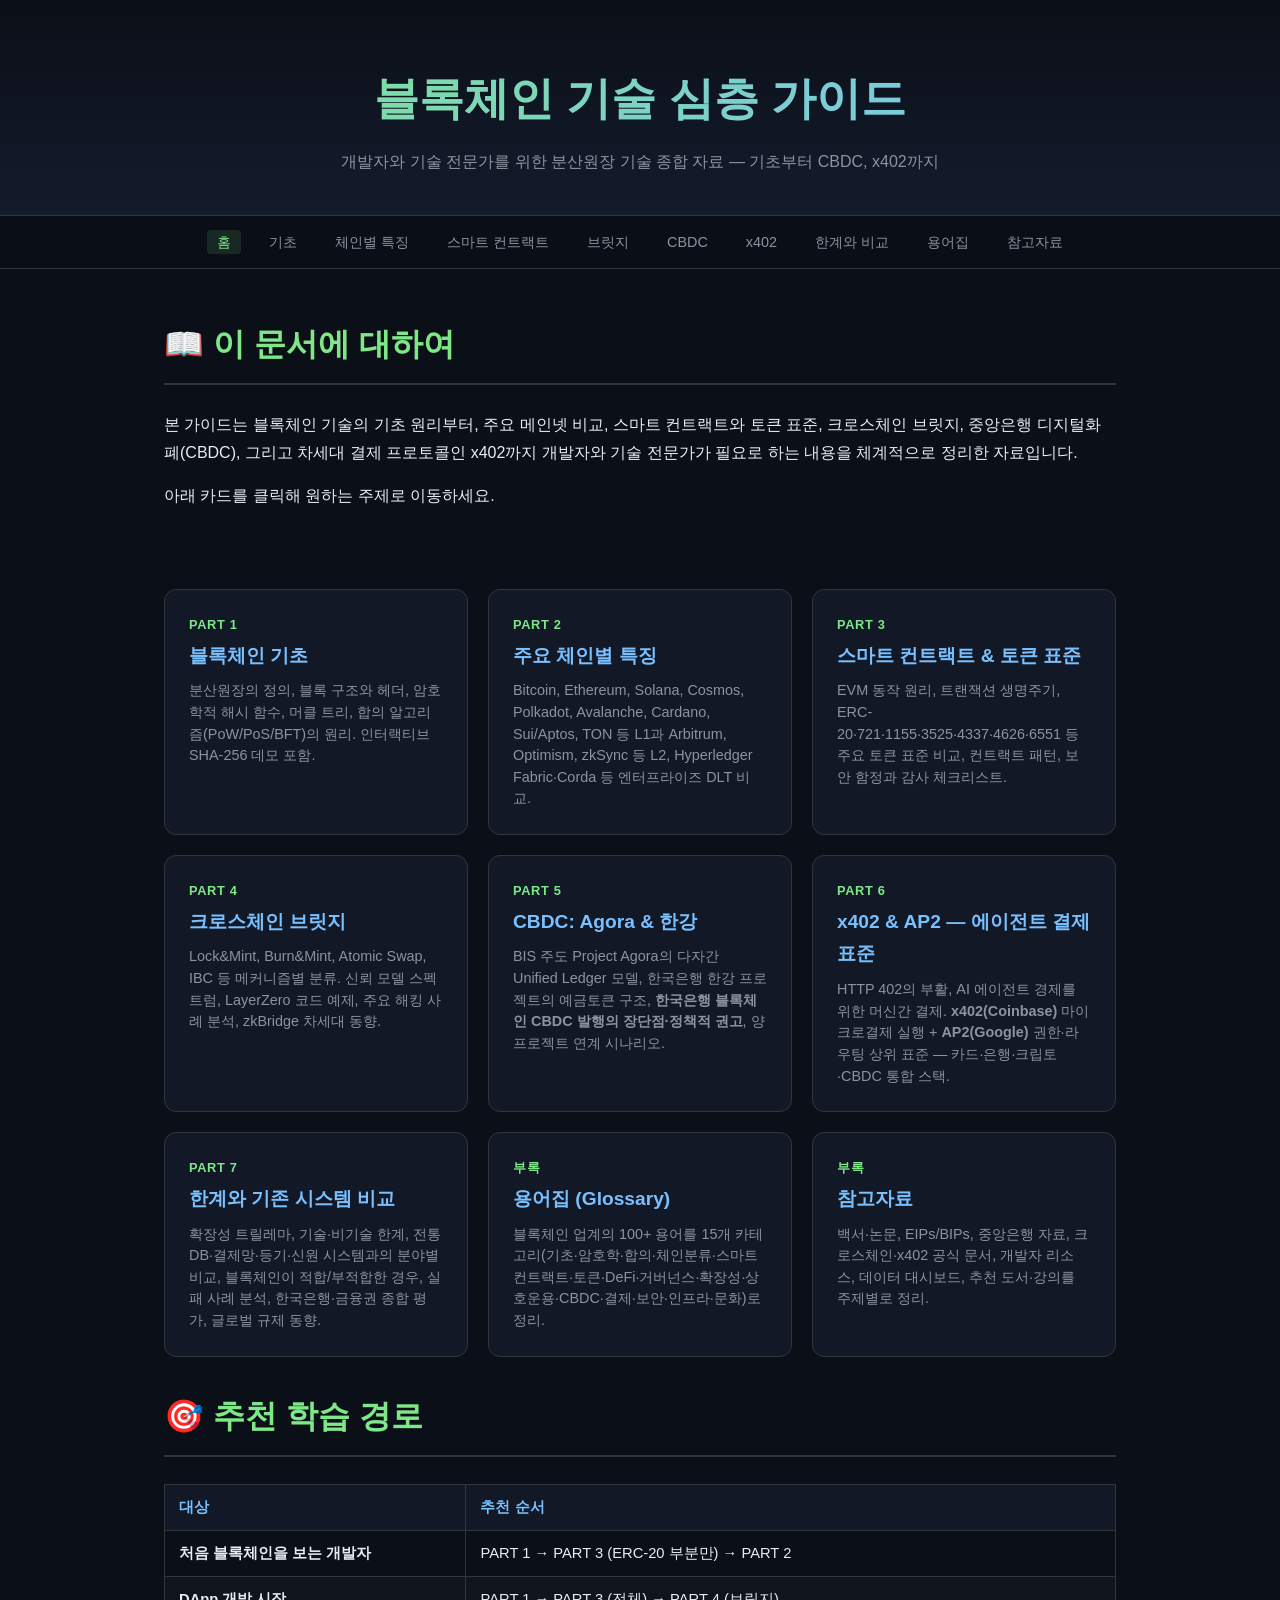
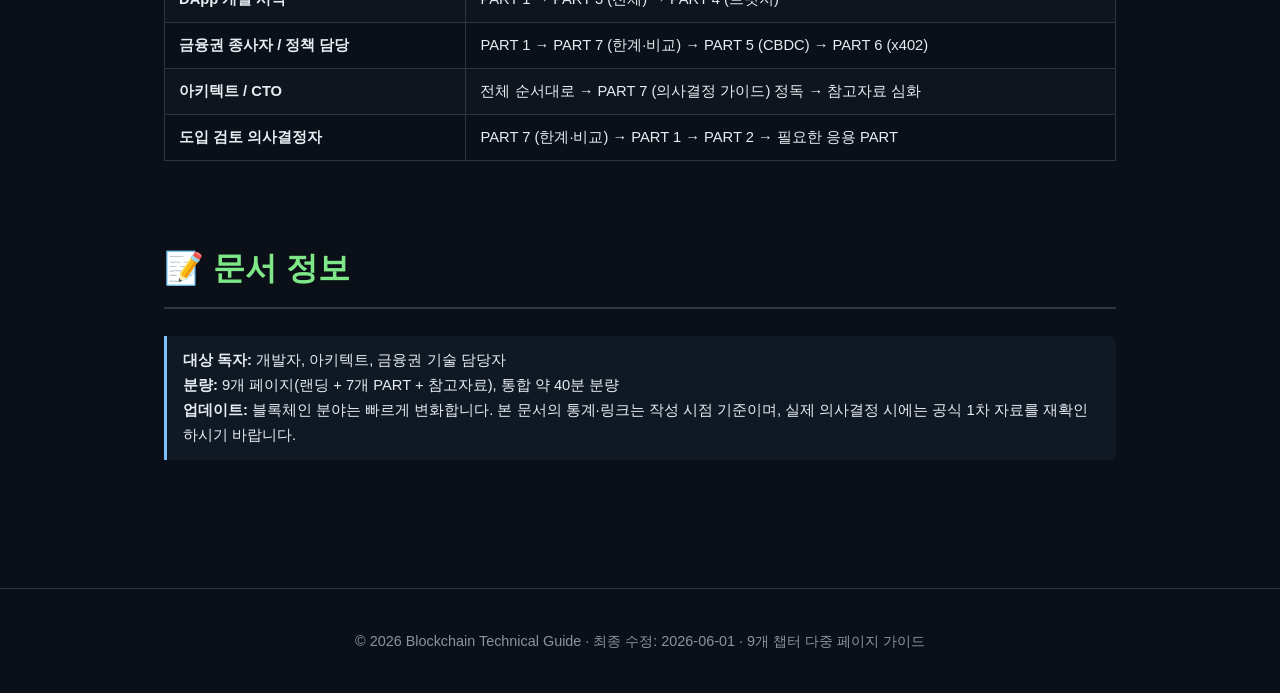
<file: index.html>
<!DOCTYPE html>
<html lang="ko">
<head>
<meta charset="UTF-8" />
<meta name="viewport" content="width=device-width, initial-scale=1.0" />
<title>블록체인 기술 심층 가이드</title>
<link rel="stylesheet" href="style.css">
</head>
<body>

<header class="site">
  <h1>블록체인 기술 심층 가이드</h1>
  <p>개발자와 기술 전문가를 위한 분산원장 기술 종합 자료 — 기초부터 CBDC, x402까지</p>
</header>

<nav class="top">
  <ul>
    <li><a href="index.html" class="active">홈</a></li>
    <li><a href="basics.html">기초</a></li>
    <li><a href="chains.html">체인별 특징</a></li>
    <li><a href="contracts.html">스마트 컨트랙트</a></li>
    <li><a href="bridges.html">브릿지</a></li>
    <li><a href="cbdc.html">CBDC</a></li>
    <li><a href="x402.html">x402</a></li>
    <li><a href="limits.html">한계와 비교</a></li>
    <li><a href="glossary.html">용어집</a></li>
    <li><a href="references.html">참고자료</a></li>
  </ul>
</nav>

<main>

<section>
  <h2>📖 이 문서에 대하여</h2>
  <p>
    본 가이드는 블록체인 기술의 기초 원리부터, 주요 메인넷 비교, 스마트 컨트랙트와 토큰 표준,
    크로스체인 브릿지, 중앙은행 디지털화폐(CBDC), 그리고 차세대 결제 프로토콜인 x402까지
    개발자와 기술 전문가가 필요로 하는 내용을 체계적으로 정리한 자료입니다.
  </p>
  <p>아래 카드를 클릭해 원하는 주제로 이동하세요.</p>
</section>

<div class="toc-grid">

  <a class="toc-card" href="basics.html">
    <div class="num">PART 1</div>
    <h3>블록체인 기초</h3>
    <p>분산원장의 정의, 블록 구조와 헤더, 암호학적 해시 함수, 머클 트리, 합의 알고리즘(PoW/PoS/BFT)의 원리. 인터랙티브 SHA-256 데모 포함.</p>
  </a>

  <a class="toc-card" href="chains.html">
    <div class="num">PART 2</div>
    <h3>주요 체인별 특징</h3>
    <p>Bitcoin, Ethereum, Solana, Cosmos, Polkadot, Avalanche, Cardano, Sui/Aptos, TON 등 L1과 Arbitrum, Optimism, zkSync 등 L2, Hyperledger Fabric·Corda 등 엔터프라이즈 DLT 비교.</p>
  </a>

  <a class="toc-card" href="contracts.html">
    <div class="num">PART 3</div>
    <h3>스마트 컨트랙트 & 토큰 표준</h3>
    <p>EVM 동작 원리, 트랜잭션 생명주기, ERC-20·721·1155·3525·4337·4626·6551 등 주요 토큰 표준 비교, 컨트랙트 패턴, 보안 함정과 감사 체크리스트.</p>
  </a>

  <a class="toc-card" href="bridges.html">
    <div class="num">PART 4</div>
    <h3>크로스체인 브릿지</h3>
    <p>Lock&Mint, Burn&Mint, Atomic Swap, IBC 등 메커니즘별 분류. 신뢰 모델 스펙트럼, LayerZero 코드 예제, 주요 해킹 사례 분석, zkBridge 차세대 동향.</p>
  </a>

  <a class="toc-card" href="cbdc.html">
    <div class="num">PART 5</div>
    <h3>CBDC: Agora & 한강</h3>
    <p>BIS 주도 Project Agora의 다자간 Unified Ledger 모델, 한국은행 한강 프로젝트의 예금토큰 구조, <strong>한국은행 블록체인 CBDC 발행의 장단점·정책적 권고</strong>, 양 프로젝트 연계 시나리오.</p>
  </a>

  <a class="toc-card" href="x402.html">
    <div class="num">PART 6</div>
    <h3>x402 & AP2 — 에이전트 결제 표준</h3>
    <p>HTTP 402의 부활, AI 에이전트 경제를 위한 머신간 결제. <strong>x402(Coinbase)</strong> 마이크로결제 실행 + <strong>AP2(Google)</strong> 권한·라우팅 상위 표준 — 카드·은행·크립토·CBDC 통합 스택.</p>
  </a>

  <a class="toc-card" href="limits.html">
    <div class="num">PART 7</div>
    <h3>한계와 기존 시스템 비교</h3>
    <p>확장성 트릴레마, 기술·비기술 한계, 전통 DB·결제망·등기·신원 시스템과의 분야별 비교, 블록체인이 적합/부적합한 경우, 실패 사례 분석, 한국은행·금융권 종합 평가, 글로벌 규제 동향.</p>
  </a>

  <a class="toc-card" href="glossary.html">
    <div class="num">부록</div>
    <h3>용어집 (Glossary)</h3>
    <p>블록체인 업계의 100+ 용어를 15개 카테고리(기초·암호학·합의·체인분류·스마트컨트랙트·토큰·DeFi·거버넌스·확장성·상호운용·CBDC·결제·보안·인프라·문화)로 정리.</p>
  </a>

  <a class="toc-card" href="references.html">
    <div class="num">부록</div>
    <h3>참고자료</h3>
    <p>백서·논문, EIPs/BIPs, 중앙은행 자료, 크로스체인·x402 공식 문서, 개발자 리소스, 데이터 대시보드, 추천 도서·강의를 주제별로 정리.</p>
  </a>

</div>

<section>
  <h2>🎯 추천 학습 경로</h2>
  <table>
    <thead>
      <tr><th>대상</th><th>추천 순서</th></tr>
    </thead>
    <tbody>
      <tr>
        <td><strong>처음 블록체인을 보는 개발자</strong></td>
        <td>PART 1 → PART 3 (ERC-20 부분만) → PART 2</td>
      </tr>
      <tr>
        <td><strong>DApp 개발 시작</strong></td>
        <td>PART 1 → PART 3 (전체) → PART 4 (브릿지)</td>
      </tr>
      <tr>
        <td><strong>금융권 종사자 / 정책 담당</strong></td>
        <td>PART 1 → PART 7 (한계·비교) → PART 5 (CBDC) → PART 6 (x402)</td>
      </tr>
      <tr>
        <td><strong>아키텍트 / CTO</strong></td>
        <td>전체 순서대로 → PART 7 (의사결정 가이드) 정독 → 참고자료 심화</td>
      </tr>
      <tr>
        <td><strong>도입 검토 의사결정자</strong></td>
        <td>PART 7 (한계·비교) → PART 1 → PART 2 → 필요한 응용 PART</td>
      </tr>
    </tbody>
  </table>
</section>

<section>
  <h2>📝 문서 정보</h2>
  <div class="note">
    <strong>대상 독자:</strong> 개발자, 아키텍트, 금융권 기술 담당자<br>
    <strong>분량:</strong> 9개 페이지(랜딩 + 7개 PART + 참고자료), 통합 약 40분 분량<br>
    <strong>업데이트:</strong> 블록체인 분야는 빠르게 변화합니다. 본 문서의 통계·링크는 작성 시점 기준이며,
    실제 의사결정 시에는 공식 1차 자료를 재확인하시기 바랍니다.
  </div>
</section>

</main>

<footer>
  © 2026 Blockchain Technical Guide · 최종 수정: 2026-06-01 · 9개 챕터 다중 페이지 가이드
</footer>

</body>
</html>
</file>
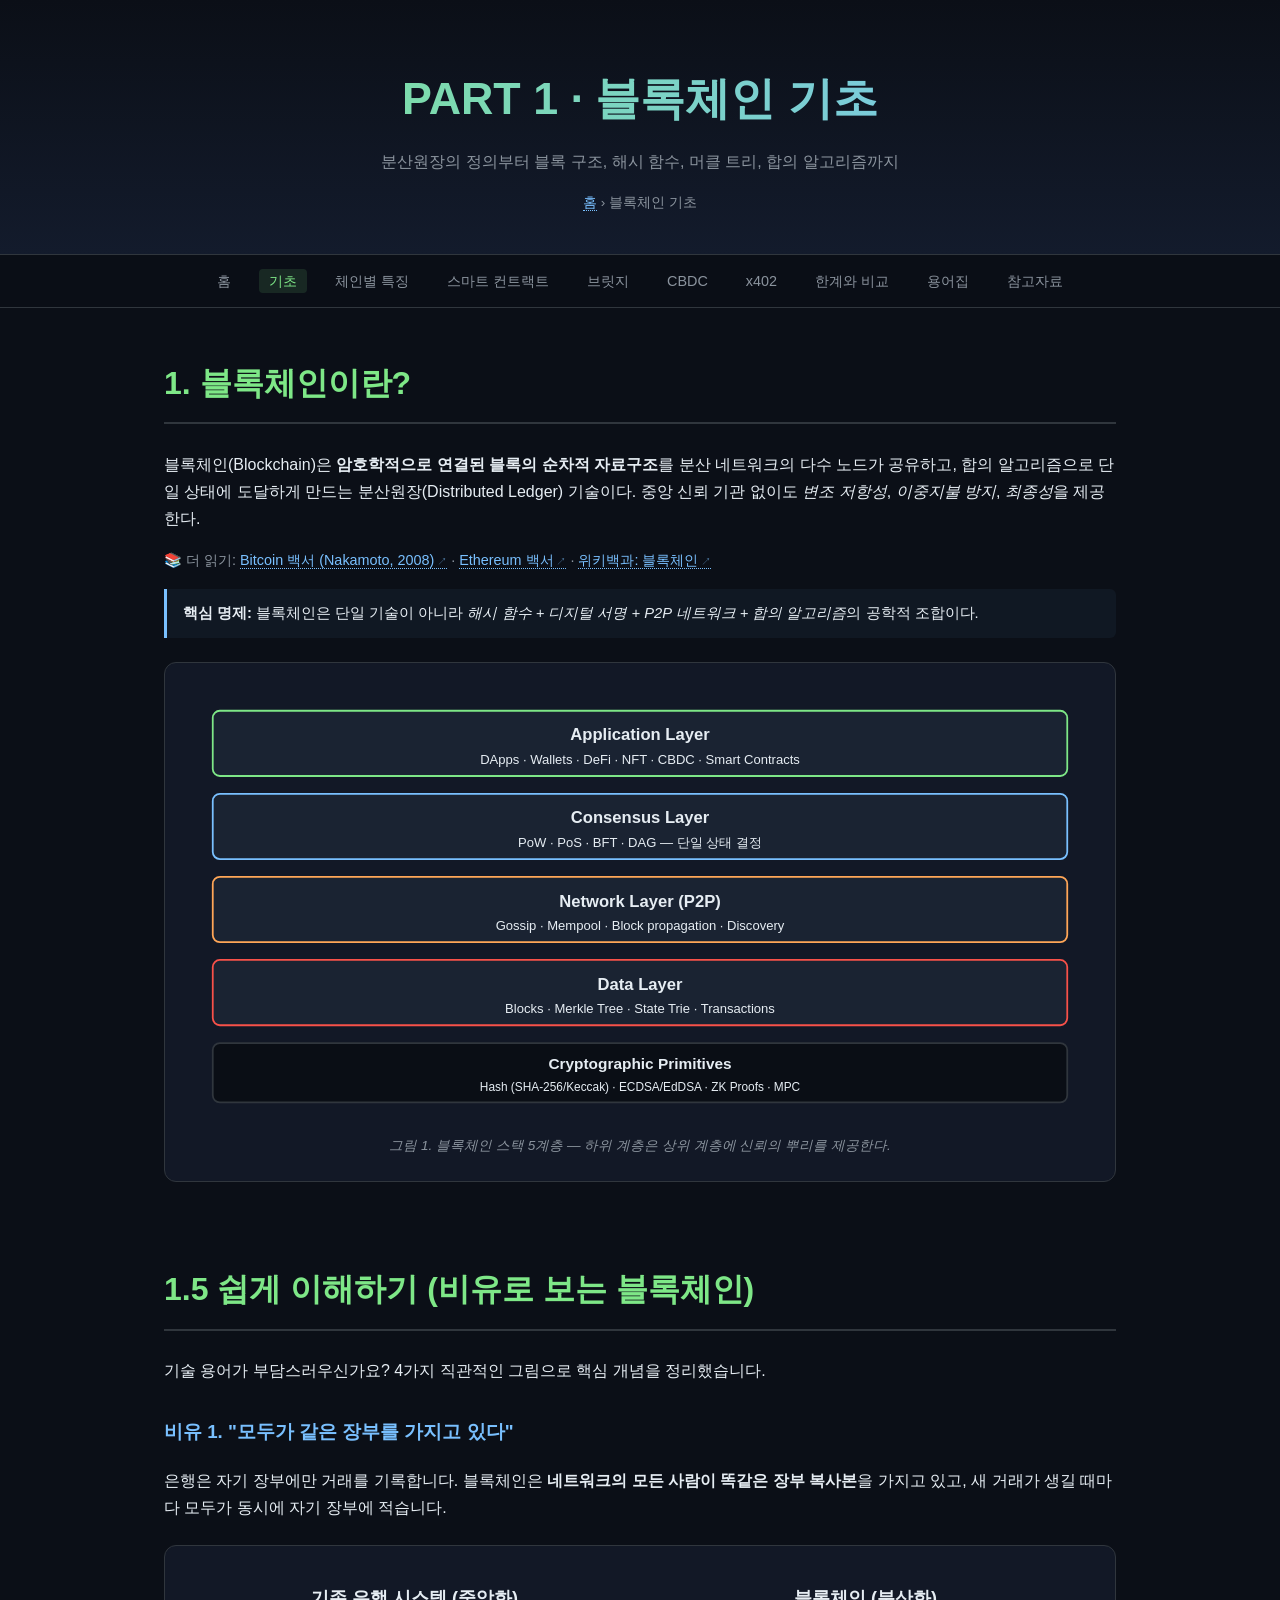
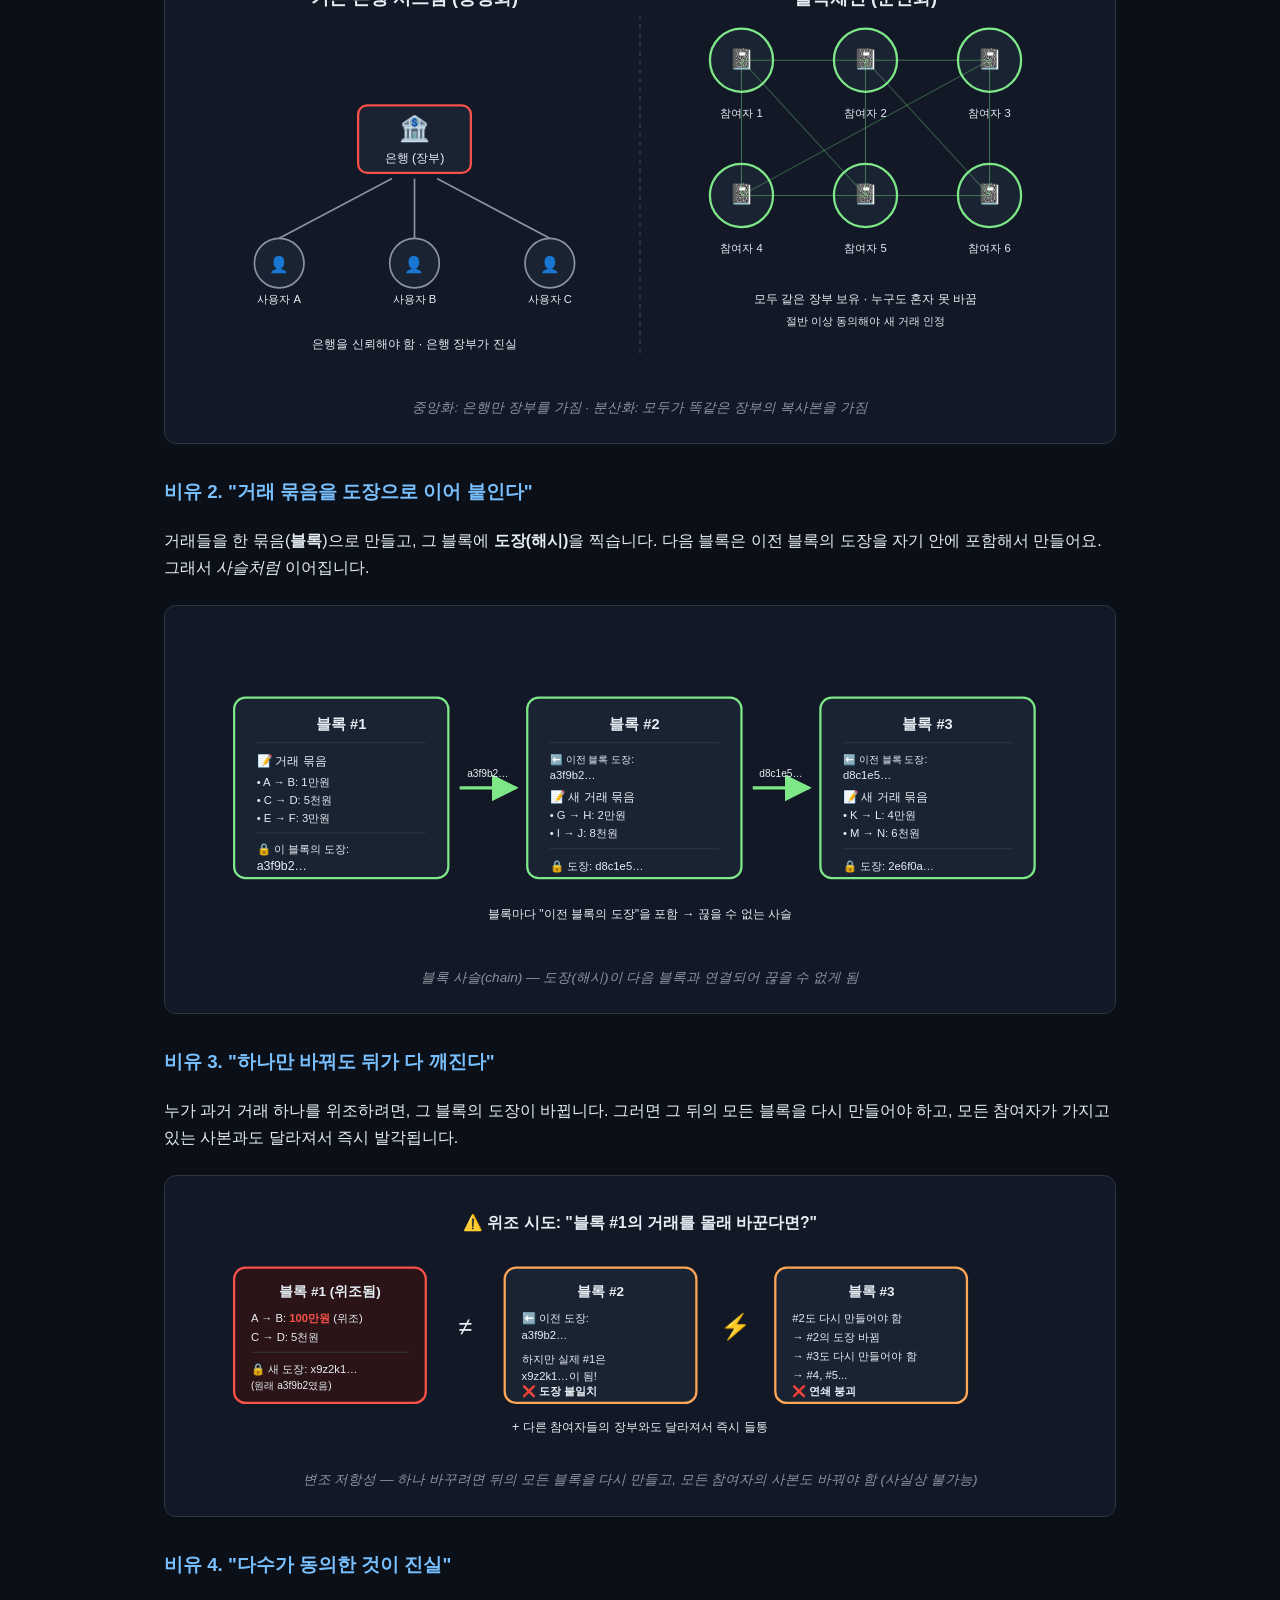
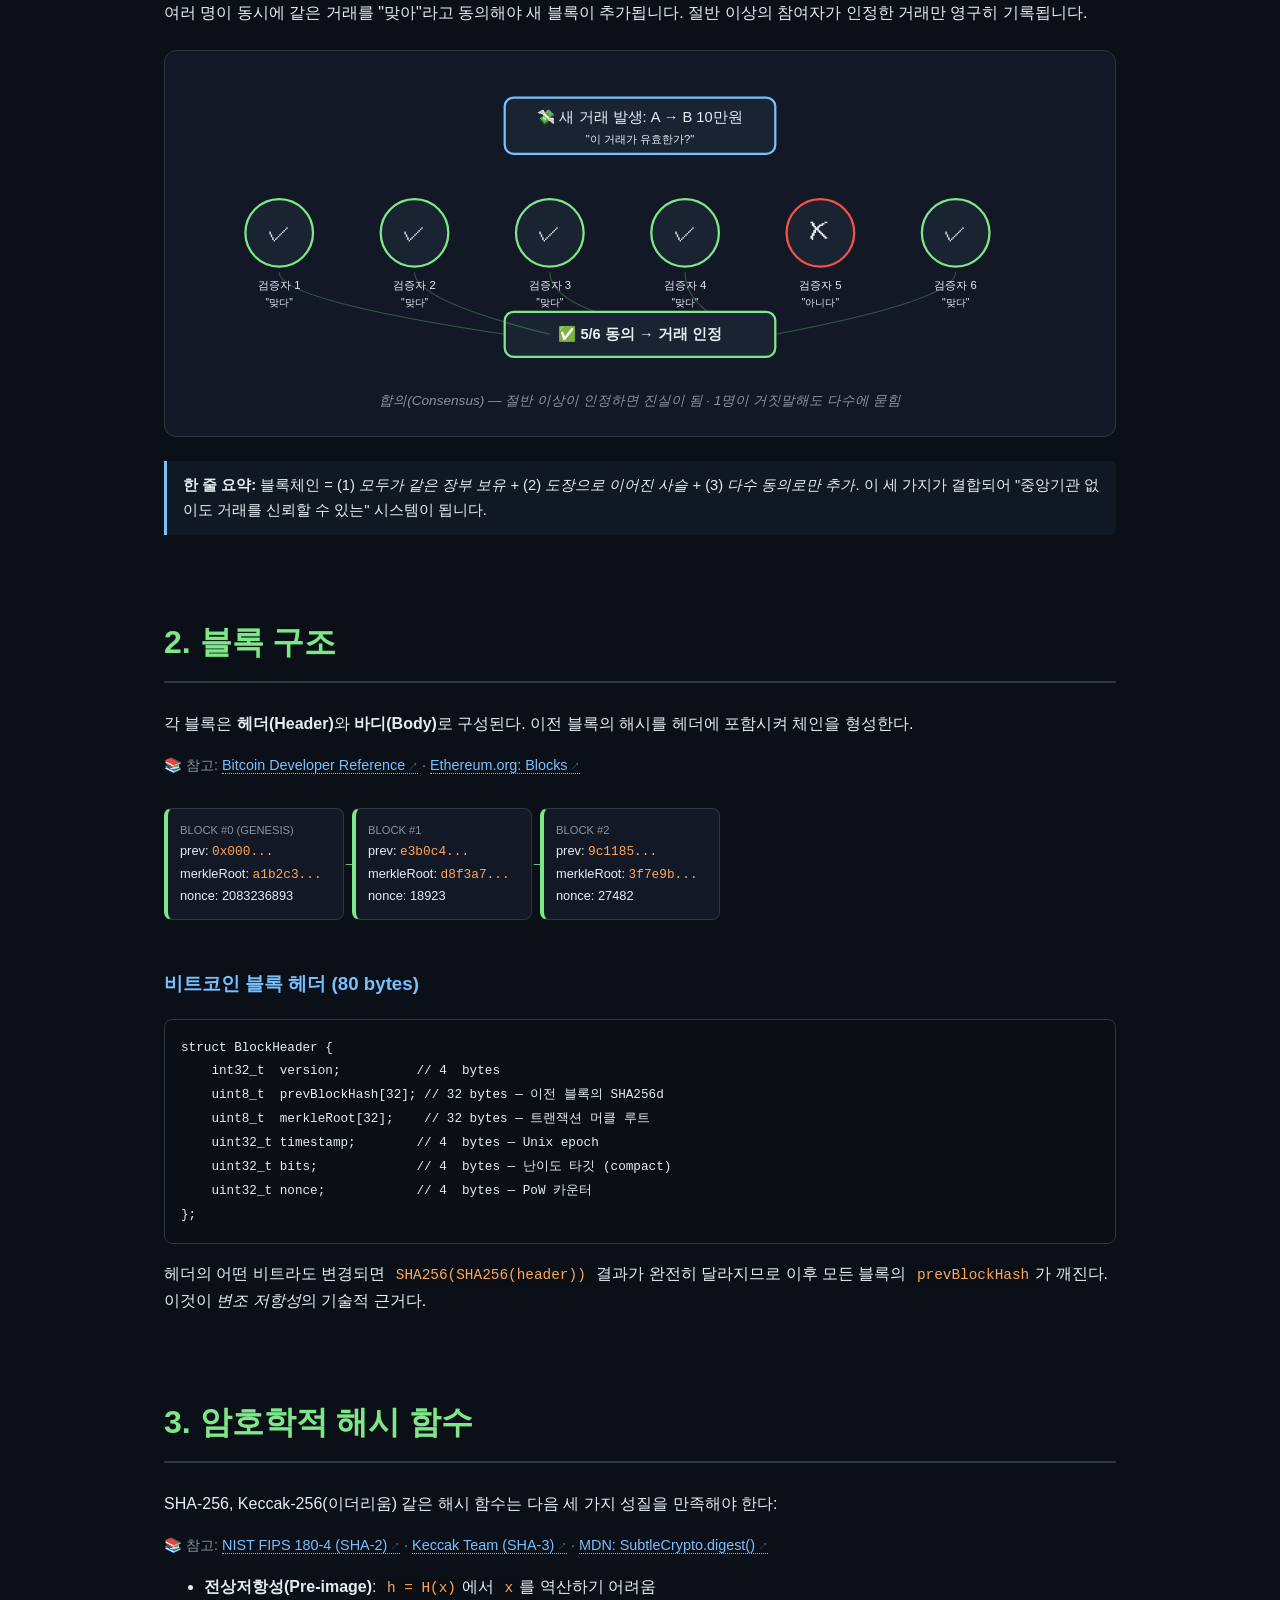
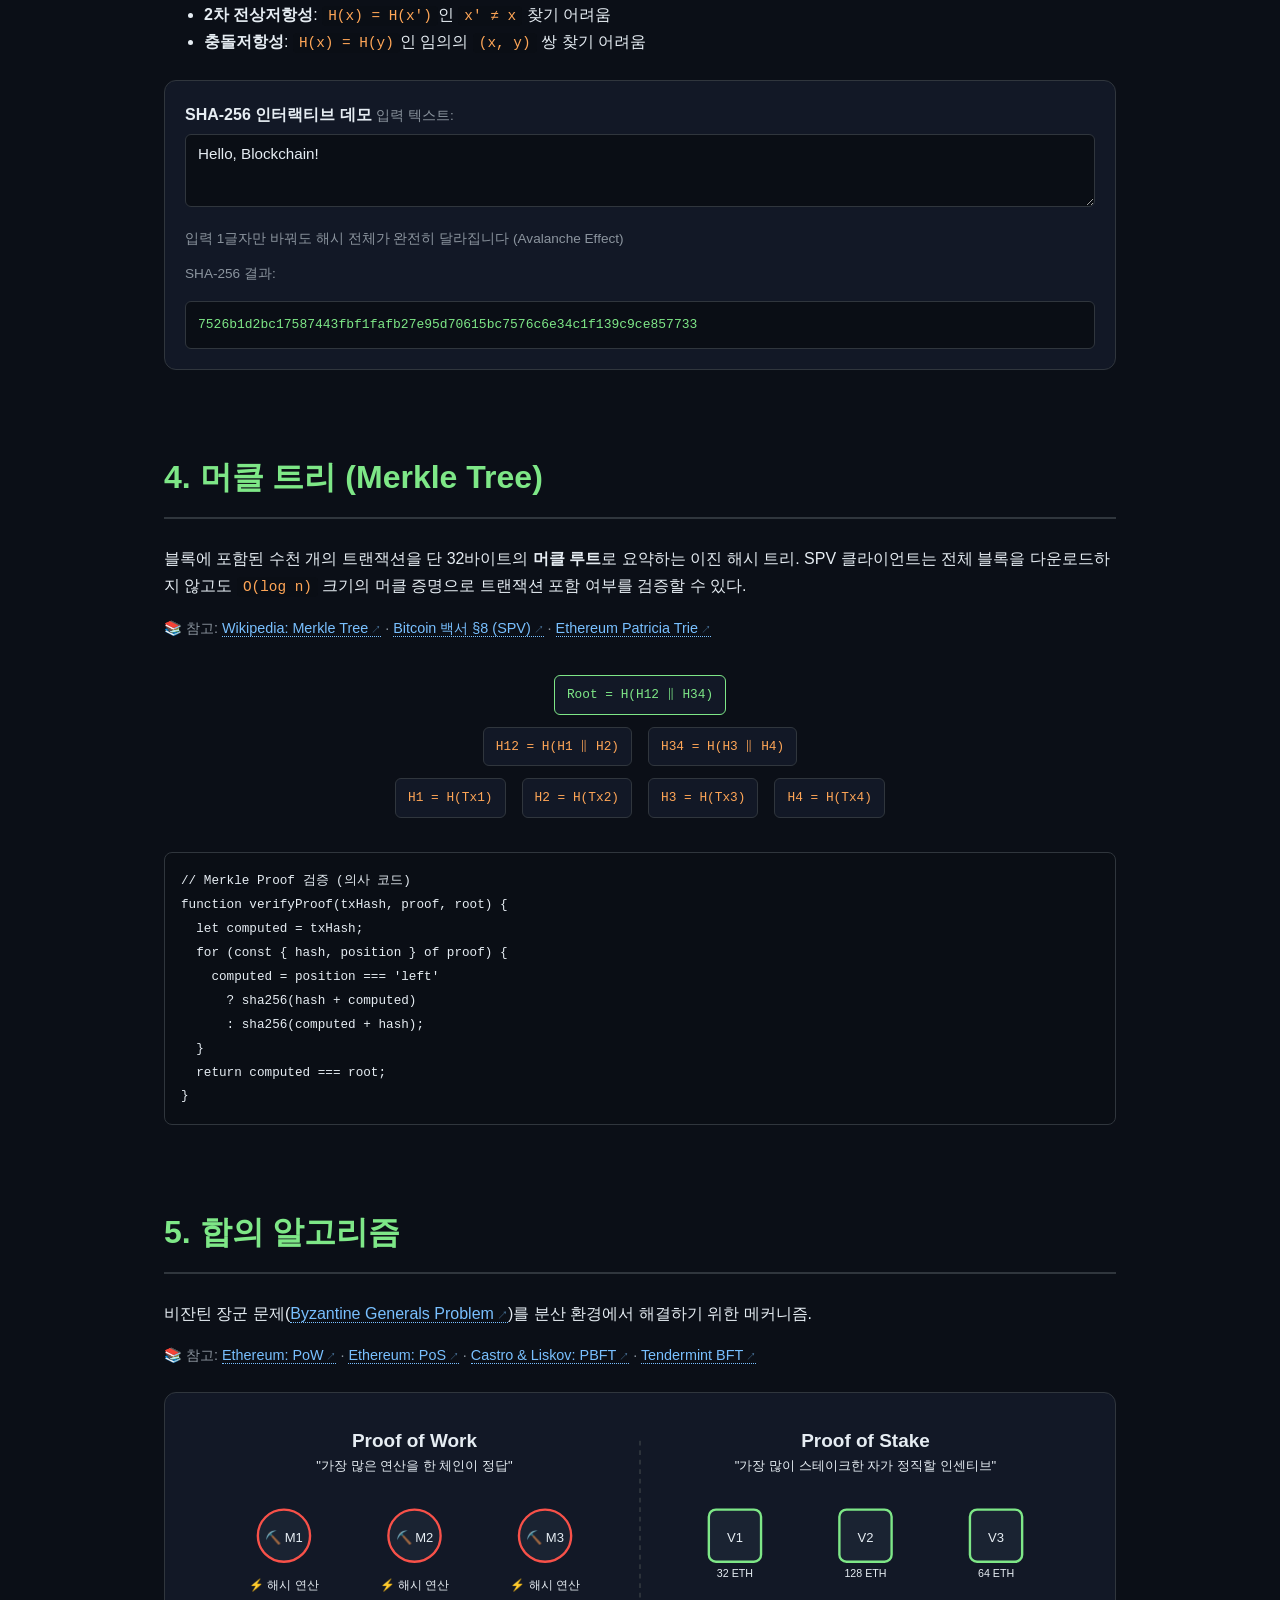
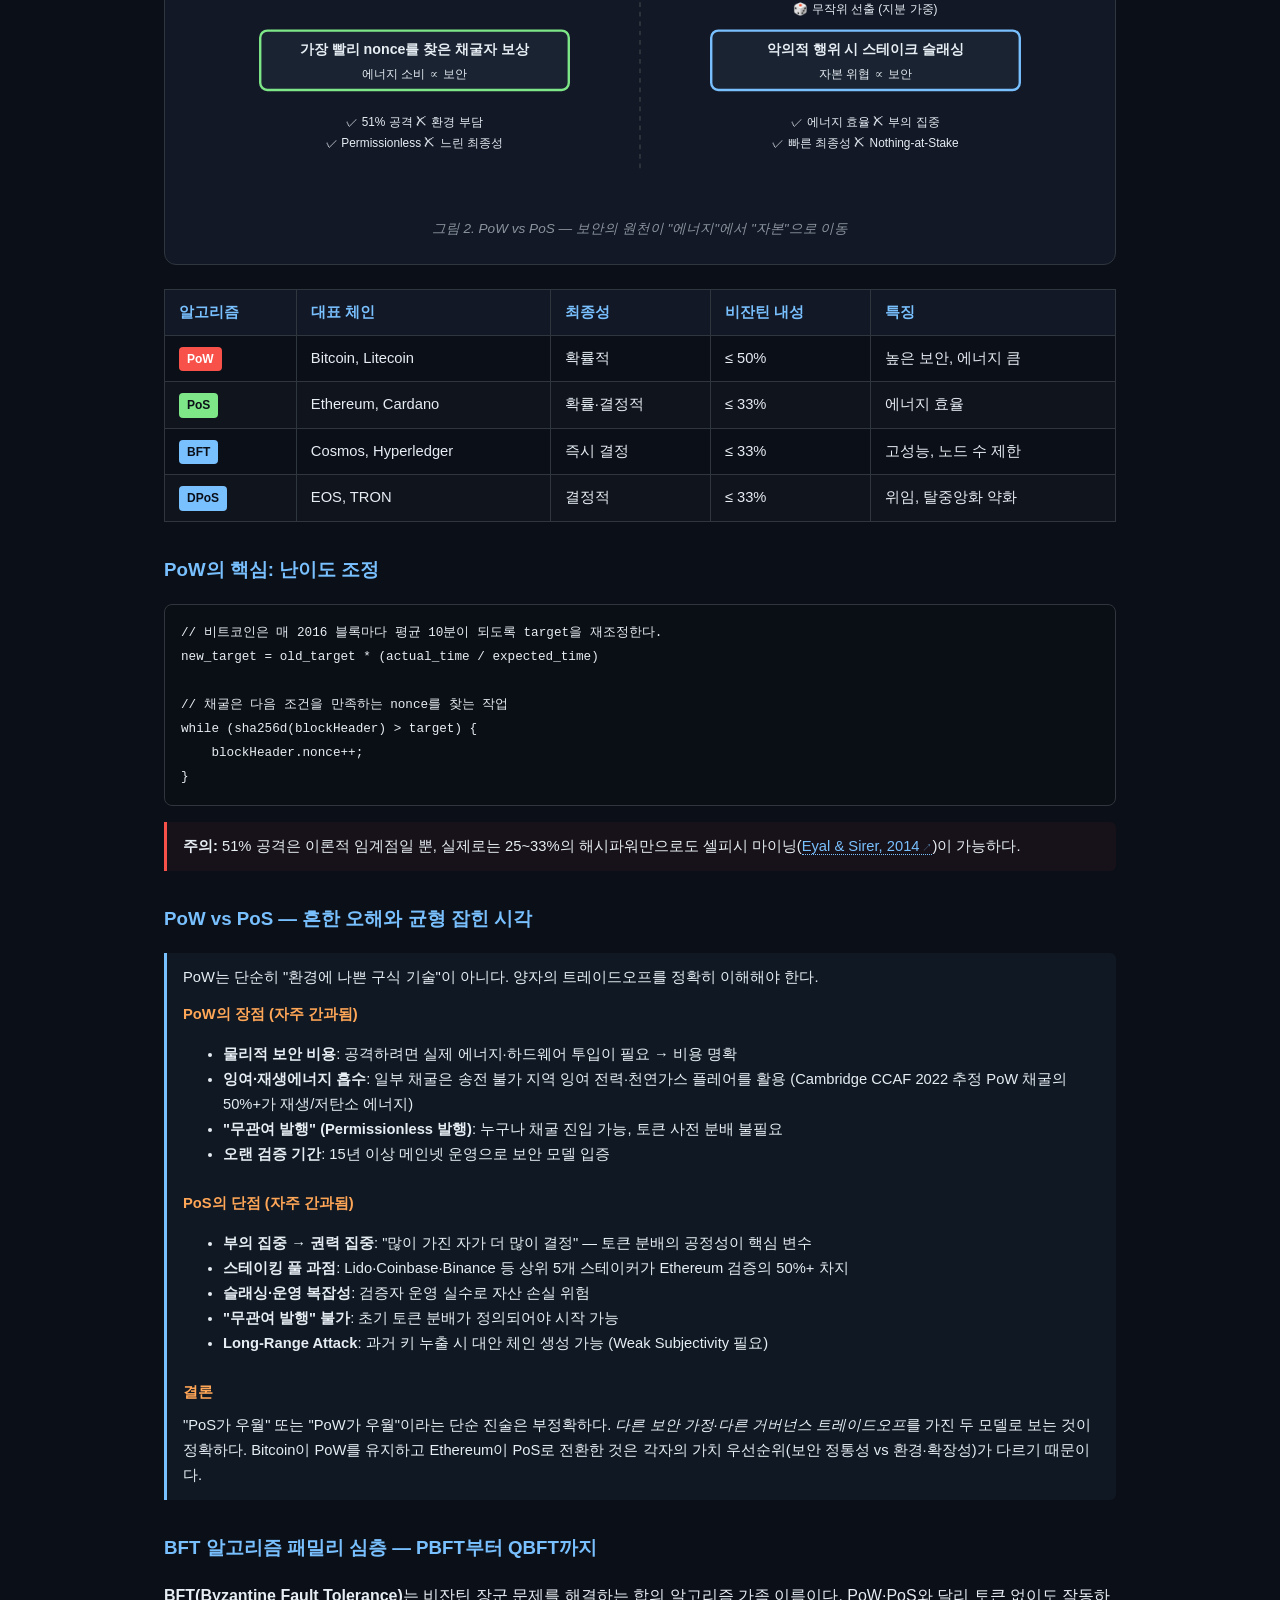
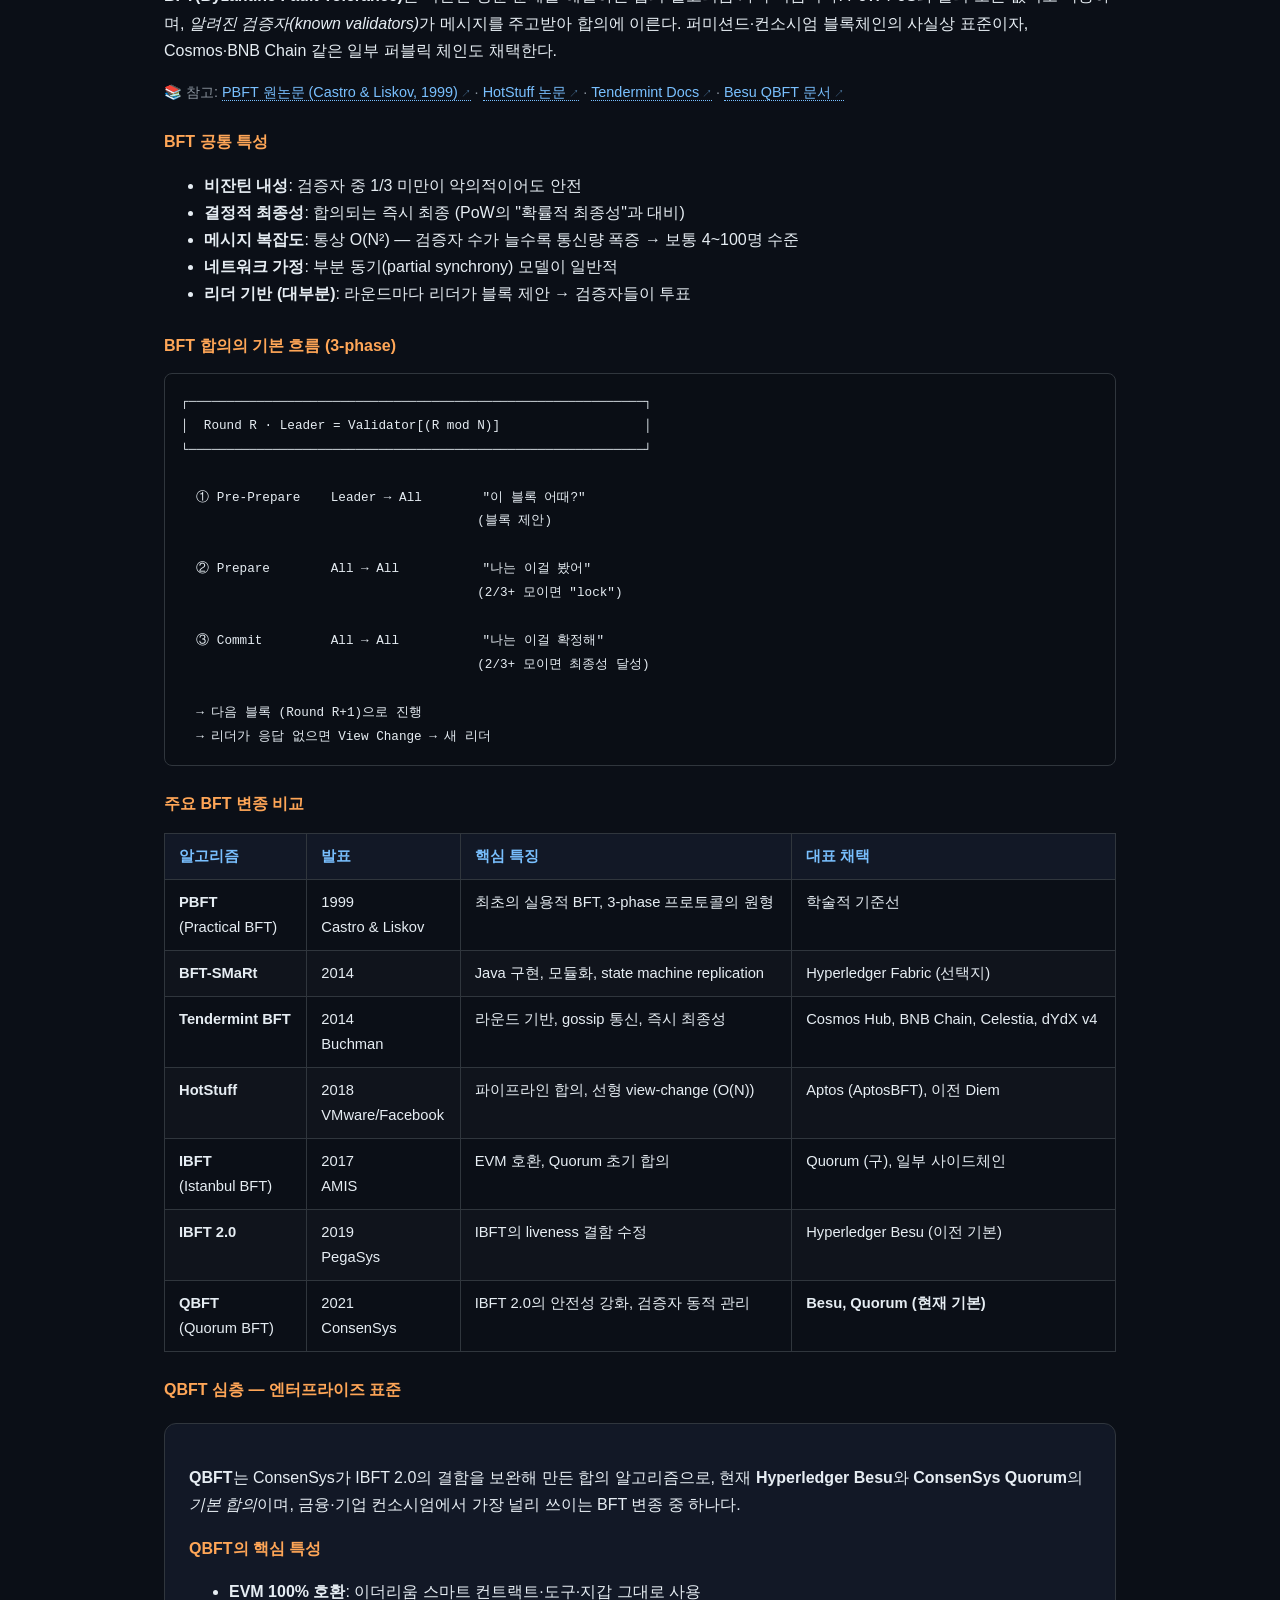
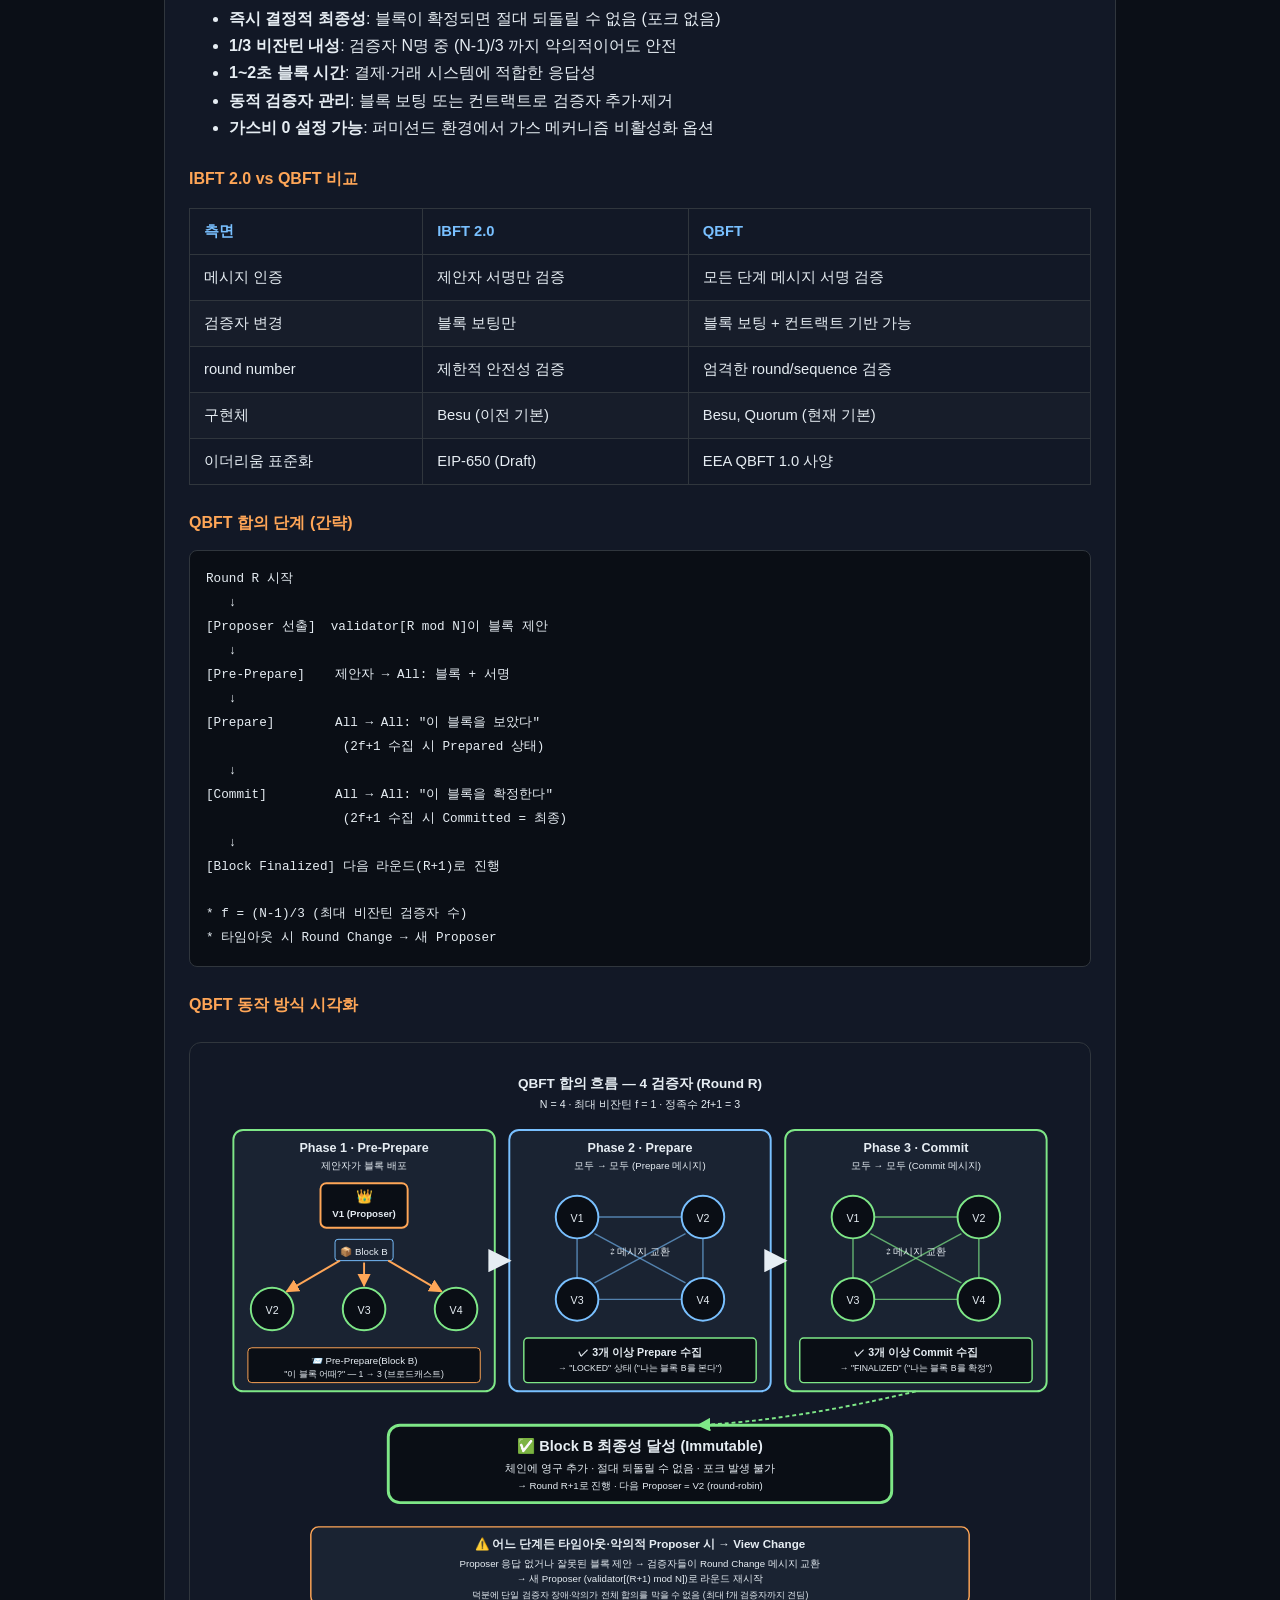
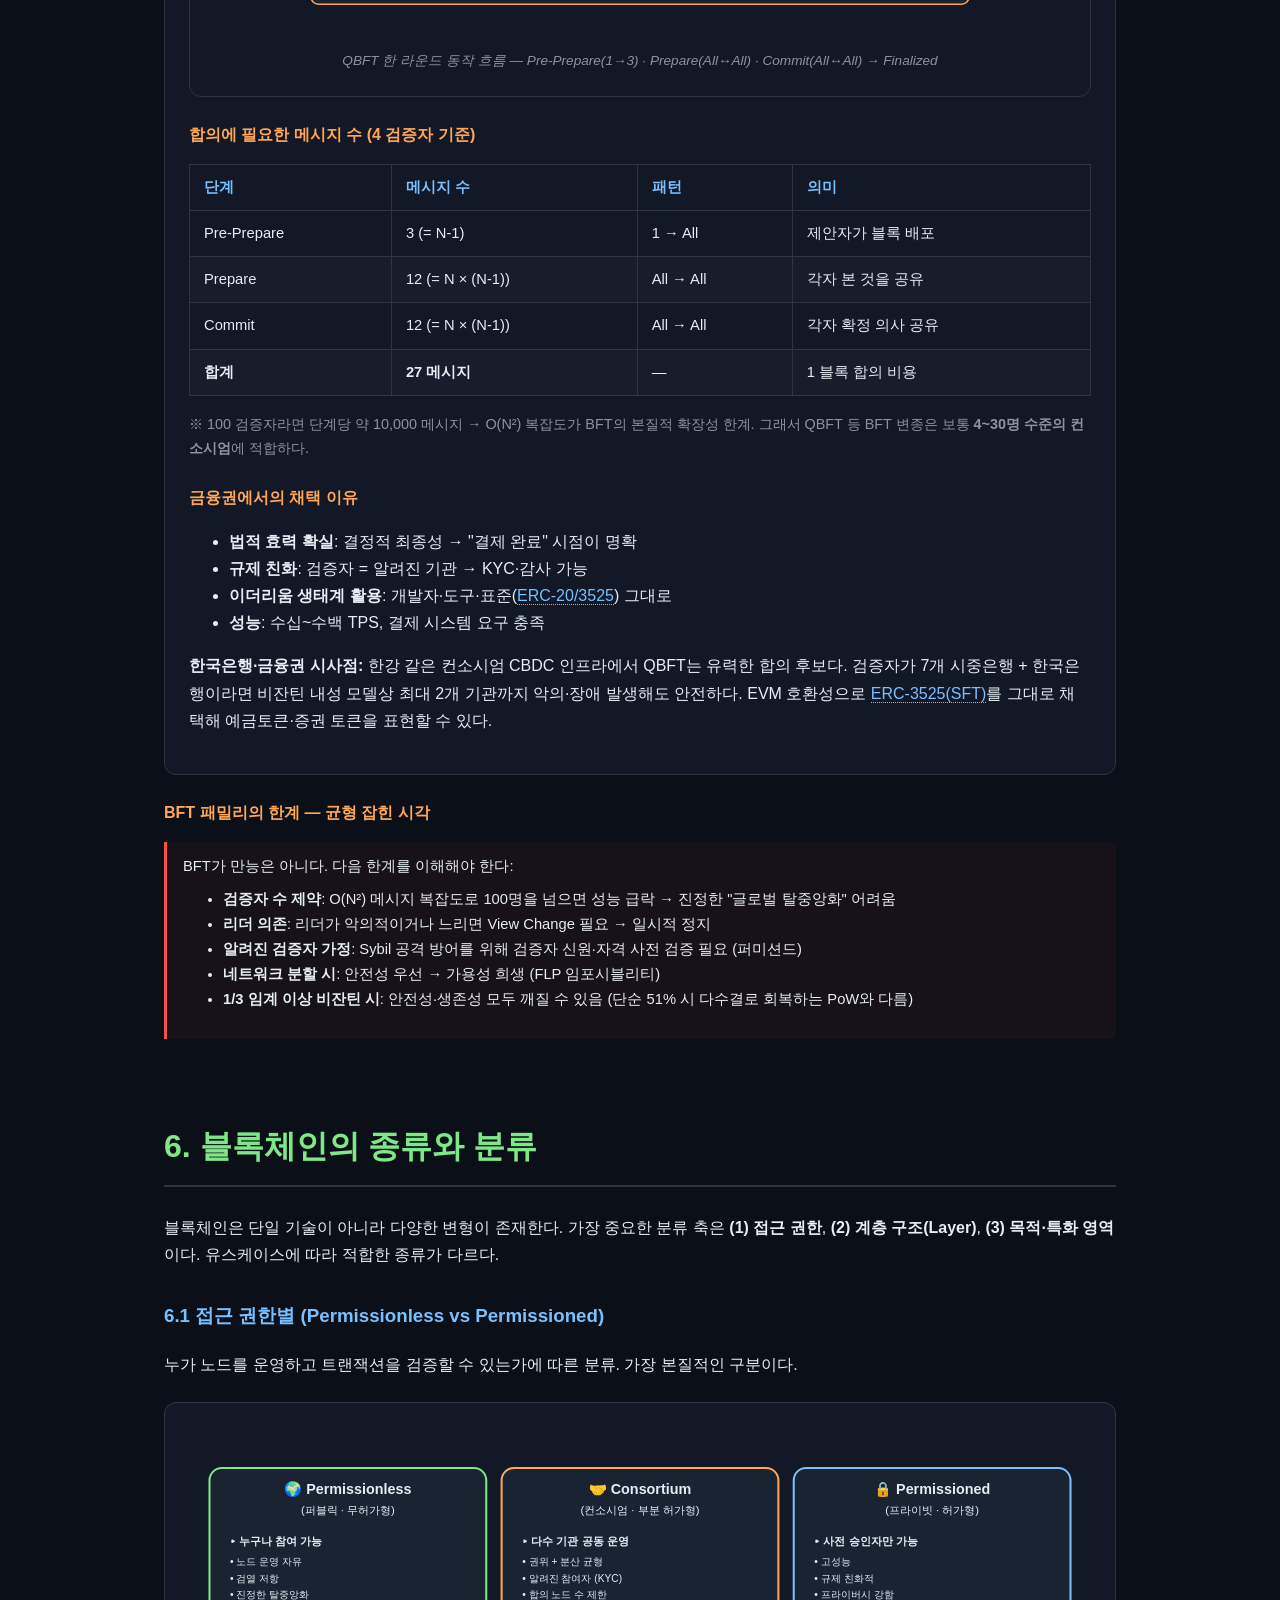
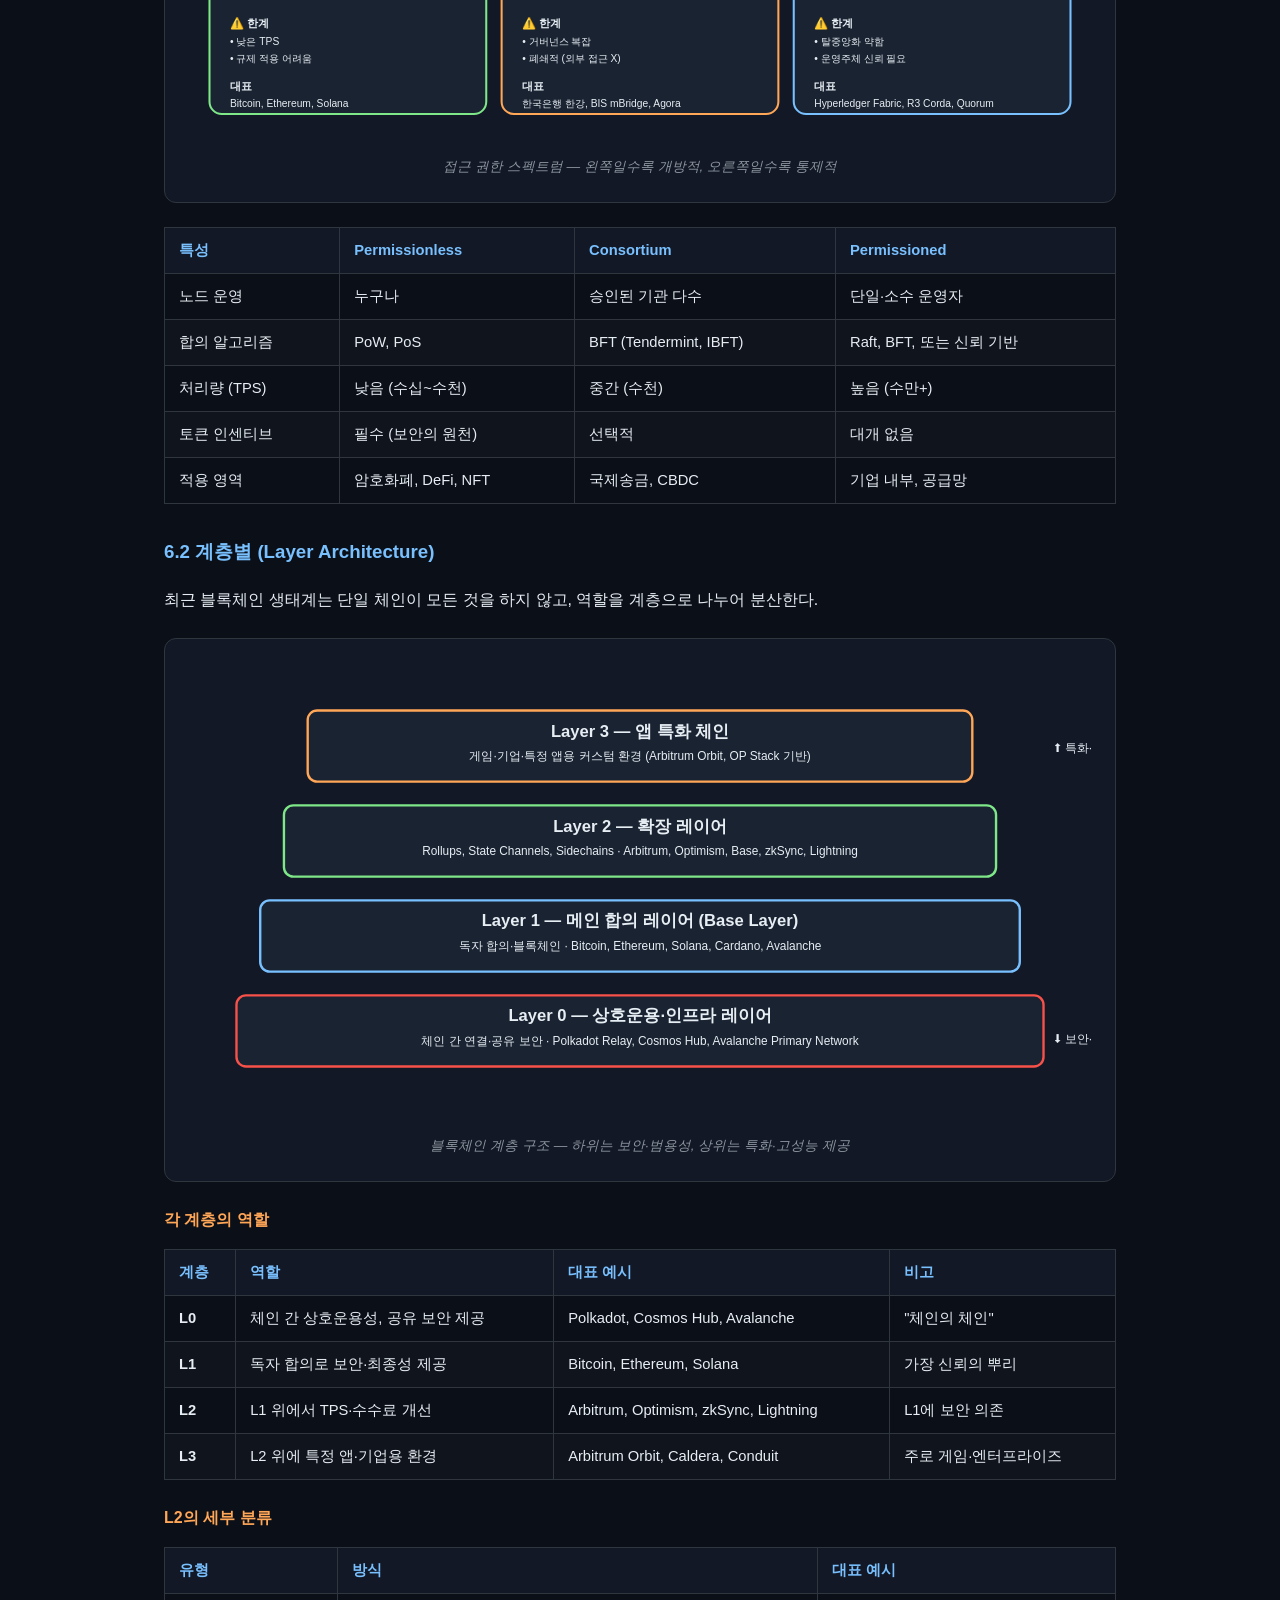
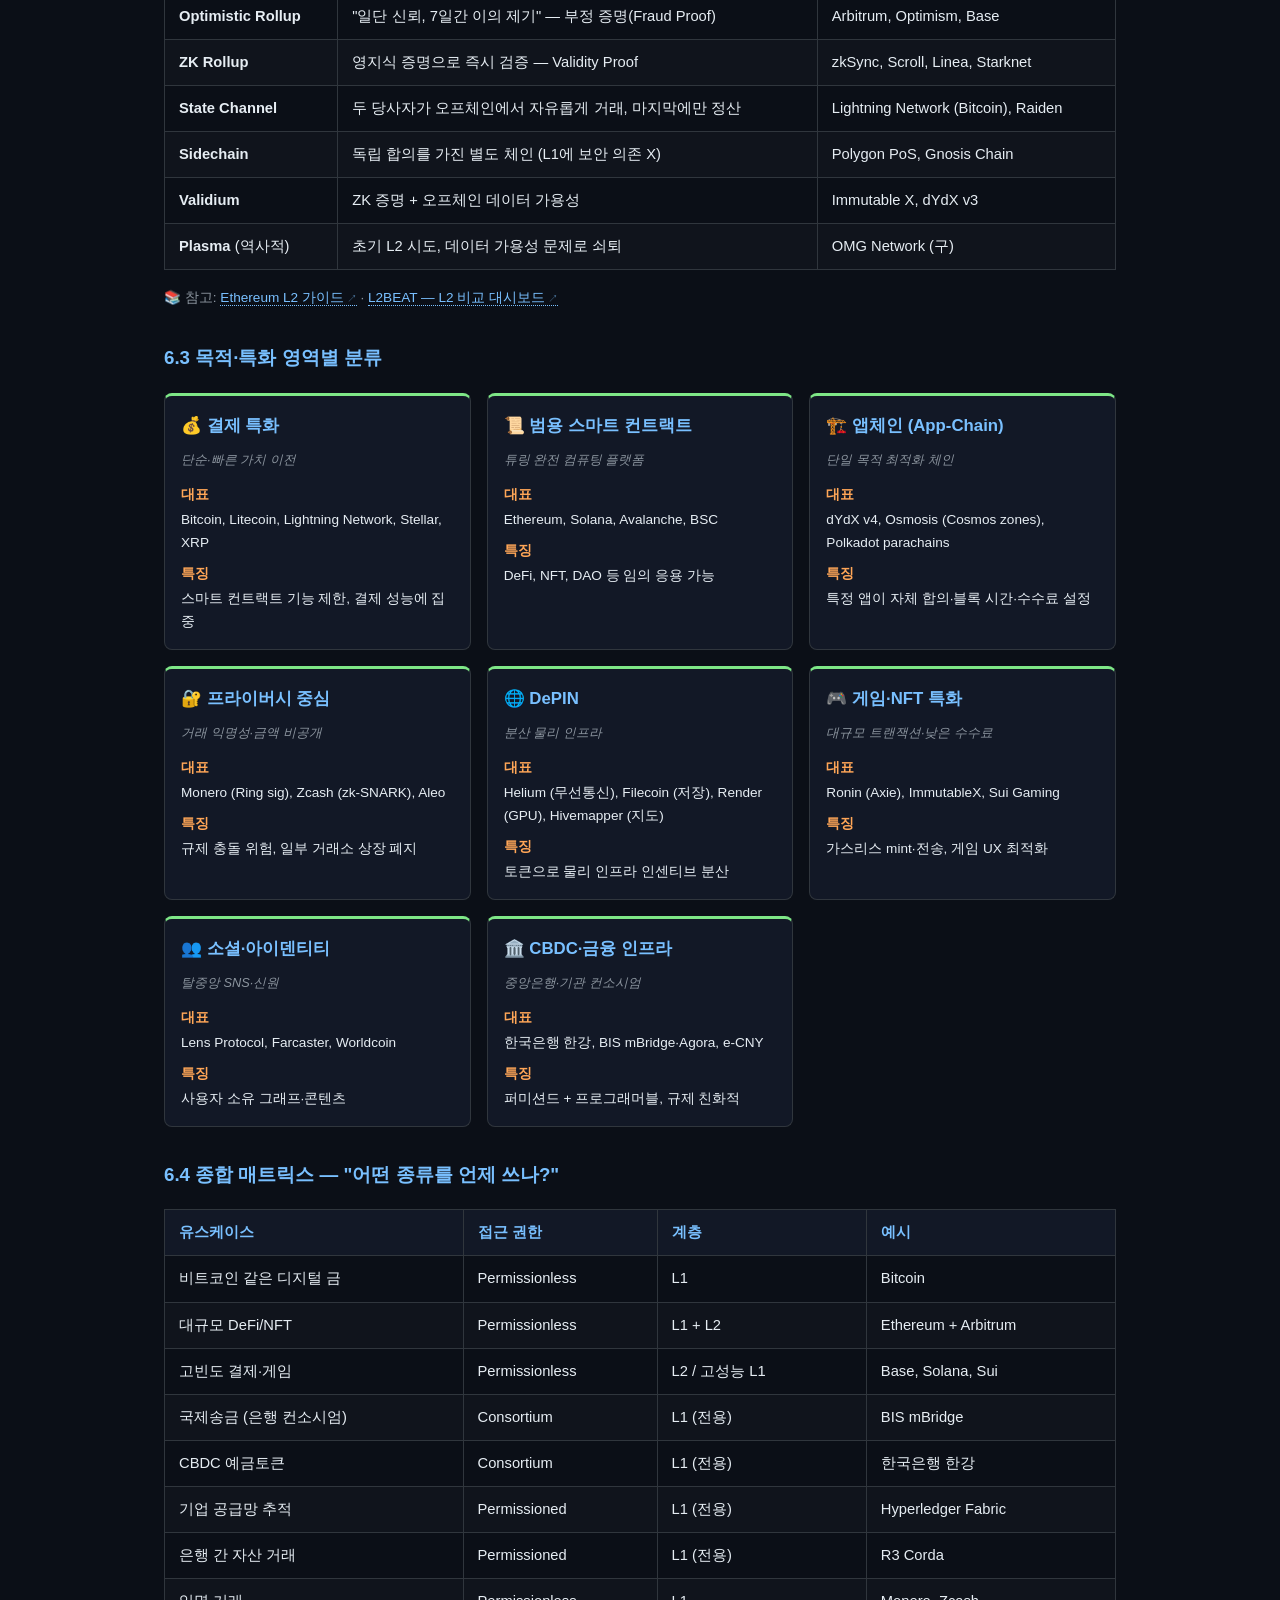
<file: basics.html>
<!DOCTYPE html>
<html lang="ko">
<head>
<meta charset="UTF-8" />
<meta name="viewport" content="width=device-width, initial-scale=1.0" />
<title>블록체인 기초 — 블록체인 가이드</title>
<link rel="stylesheet" href="style.css">
</head>
<body>

<header class="site">
  <h1>PART 1 · 블록체인 기초</h1>
  <p>분산원장의 정의부터 블록 구조, 해시 함수, 머클 트리, 합의 알고리즘까지</p>
  <div class="breadcrumb"><a href="index.html">홈</a> › 블록체인 기초</div>
</header>

<nav class="top">
  <ul>
    <li><a href="index.html">홈</a></li>
    <li><a href="basics.html" class="active">기초</a></li>
    <li><a href="chains.html">체인별 특징</a></li>
    <li><a href="contracts.html">스마트 컨트랙트</a></li>
    <li><a href="bridges.html">브릿지</a></li>
    <li><a href="cbdc.html">CBDC</a></li>
    <li><a href="x402.html">x402</a></li>
    <li><a href="limits.html">한계와 비교</a></li>
    <li><a href="glossary.html">용어집</a></li>
    <li><a href="references.html">참고자료</a></li>
  </ul>
</nav>

<main>

<section id="intro">
  <h2>1. 블록체인이란?</h2>
  <p>
    블록체인(Blockchain)은 <strong>암호학적으로 연결된 블록의 순차적 자료구조</strong>를 분산 네트워크의 다수 노드가
    공유하고, 합의 알고리즘으로 단일 상태에 도달하게 만드는 분산원장(Distributed Ledger) 기술이다.
    중앙 신뢰 기관 없이도 <em>변조 저항성</em>, <em>이중지불 방지</em>, <em>최종성</em>을 제공한다.
  </p>
  <p style="font-size:0.9rem; color:var(--fg-dim);">
    📚 더 읽기:
    <a href="https://bitcoin.org/bitcoin.pdf">Bitcoin 백서 (Nakamoto, 2008)</a> ·
    <a href="https://ethereum.org/en/whitepaper/">Ethereum 백서</a> ·
    <a href="https://ko.wikipedia.org/wiki/%EB%B8%94%EB%A1%9D%EC%B2%B4%EC%9D%B8">위키백과: 블록체인</a>
  </p>

  <div class="note">
    <strong>핵심 명제:</strong> 블록체인은 단일 기술이 아니라 <em>해시 함수 + 디지털 서명 + P2P 네트워크 + 합의 알고리즘</em>의
    공학적 조합이다.
  </div>

  <div class="diagram">
    <svg viewBox="0 0 760 360" xmlns="http://www.w3.org/2000/svg">
      <rect x="20" y="20" width="720" height="55" rx="6" fill="#1a2332" stroke="#7ee787" stroke-width="1.5"/>
      <text x="380" y="45" text-anchor="middle" font-size="14" font-weight="600" fill="#7ee787">Application Layer</text>
      <text x="380" y="65" text-anchor="middle" font-size="11" fill="#8b949e">DApps · Wallets · DeFi · NFT · CBDC · Smart Contracts</text>
      <rect x="20" y="90" width="720" height="55" rx="6" fill="#1a2332" stroke="#79c0ff" stroke-width="1.5"/>
      <text x="380" y="115" text-anchor="middle" font-size="14" font-weight="600" fill="#79c0ff">Consensus Layer</text>
      <text x="380" y="135" text-anchor="middle" font-size="11" fill="#8b949e">PoW · PoS · BFT · DAG — 단일 상태 결정</text>
      <rect x="20" y="160" width="720" height="55" rx="6" fill="#1a2332" stroke="#ffa657" stroke-width="1.5"/>
      <text x="380" y="185" text-anchor="middle" font-size="14" font-weight="600" fill="#ffa657">Network Layer (P2P)</text>
      <text x="380" y="205" text-anchor="middle" font-size="11" fill="#8b949e">Gossip · Mempool · Block propagation · Discovery</text>
      <rect x="20" y="230" width="720" height="55" rx="6" fill="#1a2332" stroke="#f85149" stroke-width="1.5"/>
      <text x="380" y="255" text-anchor="middle" font-size="14" font-weight="600" fill="#f85149">Data Layer</text>
      <text x="380" y="275" text-anchor="middle" font-size="11" fill="#8b949e">Blocks · Merkle Tree · State Trie · Transactions</text>
      <rect x="20" y="300" width="720" height="50" rx="6" fill="#0a0e15" stroke="#30363d" stroke-width="1.5"/>
      <text x="380" y="322" text-anchor="middle" font-size="13" font-weight="600" fill="#e6edf3">Cryptographic Primitives</text>
      <text x="380" y="340" text-anchor="middle" font-size="10" fill="#8b949e">Hash (SHA-256/Keccak) · ECDSA/EdDSA · ZK Proofs · MPC</text>
    </svg>
    <div class="caption">그림 1. 블록체인 스택 5계층 — 하위 계층은 상위 계층에 신뢰의 뿌리를 제공한다.</div>
  </div>
</section>

<section id="easy">
  <h2>1.5 쉽게 이해하기 (비유로 보는 블록체인)</h2>
  <p>기술 용어가 부담스러우신가요? 4가지 직관적인 그림으로 핵심 개념을 정리했습니다.</p>

  <h3>비유 1. "모두가 같은 장부를 가지고 있다"</h3>
  <p>은행은 자기 장부에만 거래를 기록합니다. 블록체인은 <strong>네트워크의 모든 사람이 똑같은 장부 복사본</strong>을 가지고 있고, 새 거래가 생길 때마다 모두가 동시에 자기 장부에 적습니다.</p>
  <div class="diagram">
    <svg viewBox="0 0 800 360" xmlns="http://www.w3.org/2000/svg">
      <!-- Left: Centralized -->
      <text x="200" y="30" text-anchor="middle" font-size="16" font-weight="700" fill="#f85149">기존 은행 시스템 (중앙화)</text>

      <rect x="150" y="120" width="100" height="60" rx="8" fill="#1a2332" stroke="#f85149" stroke-width="2"/>
      <text x="200" y="148" text-anchor="middle" font-size="22">🏦</text>
      <text x="200" y="170" text-anchor="middle" font-size="11" fill="#e6edf3">은행 (장부)</text>

      <circle cx="80" cy="260" r="22" fill="#1a2332" stroke="#8b949e" stroke-width="1.5"/>
      <text x="80" y="266" text-anchor="middle" font-size="14">👤</text>
      <text x="80" y="295" text-anchor="middle" font-size="10" fill="#8b949e">사용자 A</text>

      <circle cx="200" cy="260" r="22" fill="#1a2332" stroke="#8b949e" stroke-width="1.5"/>
      <text x="200" y="266" text-anchor="middle" font-size="14">👤</text>
      <text x="200" y="295" text-anchor="middle" font-size="10" fill="#8b949e">사용자 B</text>

      <circle cx="320" cy="260" r="22" fill="#1a2332" stroke="#8b949e" stroke-width="1.5"/>
      <text x="320" y="266" text-anchor="middle" font-size="14">👤</text>
      <text x="320" y="295" text-anchor="middle" font-size="10" fill="#8b949e">사용자 C</text>

      <line x1="80" y1="238" x2="180" y2="185" stroke="#8b949e" stroke-width="1.5"/>
      <line x1="200" y1="238" x2="200" y2="185" stroke="#8b949e" stroke-width="1.5"/>
      <line x1="320" y1="238" x2="220" y2="185" stroke="#8b949e" stroke-width="1.5"/>

      <text x="200" y="335" text-anchor="middle" font-size="11" fill="#f85149">은행을 신뢰해야 함 · 은행 장부가 진실</text>

      <!-- Divider -->
      <line x1="400" y1="40" x2="400" y2="340" stroke="#30363d" stroke-width="1.5" stroke-dasharray="4 4"/>

      <!-- Right: Decentralized -->
      <text x="600" y="30" text-anchor="middle" font-size="16" font-weight="700" fill="#7ee787">블록체인 (분산화)</text>

      <g transform="translate(490, 80)">
        <circle cx="0" cy="0" r="28" fill="#1a2332" stroke="#7ee787" stroke-width="2"/>
        <text x="0" y="5" text-anchor="middle" font-size="18">📓</text>
        <text x="0" y="50" text-anchor="middle" font-size="10" fill="#e6edf3">참여자 1</text>
      </g>
      <g transform="translate(600, 80)">
        <circle cx="0" cy="0" r="28" fill="#1a2332" stroke="#7ee787" stroke-width="2"/>
        <text x="0" y="5" text-anchor="middle" font-size="18">📓</text>
        <text x="0" y="50" text-anchor="middle" font-size="10" fill="#e6edf3">참여자 2</text>
      </g>
      <g transform="translate(710, 80)">
        <circle cx="0" cy="0" r="28" fill="#1a2332" stroke="#7ee787" stroke-width="2"/>
        <text x="0" y="5" text-anchor="middle" font-size="18">📓</text>
        <text x="0" y="50" text-anchor="middle" font-size="10" fill="#e6edf3">참여자 3</text>
      </g>
      <g transform="translate(490, 200)">
        <circle cx="0" cy="0" r="28" fill="#1a2332" stroke="#7ee787" stroke-width="2"/>
        <text x="0" y="5" text-anchor="middle" font-size="18">📓</text>
        <text x="0" y="50" text-anchor="middle" font-size="10" fill="#e6edf3">참여자 4</text>
      </g>
      <g transform="translate(600, 200)">
        <circle cx="0" cy="0" r="28" fill="#1a2332" stroke="#7ee787" stroke-width="2"/>
        <text x="0" y="5" text-anchor="middle" font-size="18">📓</text>
        <text x="0" y="50" text-anchor="middle" font-size="10" fill="#e6edf3">참여자 5</text>
      </g>
      <g transform="translate(710, 200)">
        <circle cx="0" cy="0" r="28" fill="#1a2332" stroke="#7ee787" stroke-width="2"/>
        <text x="0" y="5" text-anchor="middle" font-size="18">📓</text>
        <text x="0" y="50" text-anchor="middle" font-size="10" fill="#e6edf3">참여자 6</text>
      </g>

      <!-- Network lines -->
      <line x1="490" y1="80" x2="600" y2="80" stroke="#7ee787" stroke-width="1" opacity="0.4"/>
      <line x1="600" y1="80" x2="710" y2="80" stroke="#7ee787" stroke-width="1" opacity="0.4"/>
      <line x1="490" y1="200" x2="600" y2="200" stroke="#7ee787" stroke-width="1" opacity="0.4"/>
      <line x1="600" y1="200" x2="710" y2="200" stroke="#7ee787" stroke-width="1" opacity="0.4"/>
      <line x1="490" y1="80" x2="490" y2="200" stroke="#7ee787" stroke-width="1" opacity="0.4"/>
      <line x1="600" y1="80" x2="600" y2="200" stroke="#7ee787" stroke-width="1" opacity="0.4"/>
      <line x1="710" y1="80" x2="710" y2="200" stroke="#7ee787" stroke-width="1" opacity="0.4"/>
      <line x1="490" y1="80" x2="600" y2="200" stroke="#7ee787" stroke-width="1" opacity="0.3"/>
      <line x1="600" y1="80" x2="710" y2="200" stroke="#7ee787" stroke-width="1" opacity="0.3"/>
      <line x1="710" y1="80" x2="490" y2="200" stroke="#7ee787" stroke-width="1" opacity="0.3"/>

      <text x="600" y="295" text-anchor="middle" font-size="11" fill="#7ee787">모두 같은 장부 보유 · 누구도 혼자 못 바꿈</text>
      <text x="600" y="315" text-anchor="middle" font-size="10" fill="#8b949e">절반 이상 동의해야 새 거래 인정</text>
    </svg>
    <div class="caption">중앙화: 은행만 장부를 가짐 · 분산화: 모두가 똑같은 장부의 복사본을 가짐</div>
  </div>

  <h3>비유 2. "거래 묶음을 도장으로 이어 붙인다"</h3>
  <p>거래들을 한 묶음(<strong>블록</strong>)으로 만들고, 그 블록에 <strong>도장(해시)</strong>을 찍습니다. 다음 블록은 이전 블록의 도장을 자기 안에 포함해서 만들어요. 그래서 <em>사슬처럼</em> 이어집니다.</p>
  <div class="diagram">
    <svg viewBox="0 0 800 280" xmlns="http://www.w3.org/2000/svg">
      <!-- Block 1 -->
      <rect x="40" y="60" width="190" height="160" rx="10" fill="#1a2332" stroke="#7ee787" stroke-width="2"/>
      <text x="135" y="88" text-anchor="middle" font-size="13" font-weight="700" fill="#7ee787">블록 #1</text>
      <line x1="60" y1="100" x2="210" y2="100" stroke="#30363d"/>
      <text x="60" y="120" font-size="11" fill="#e6edf3">📝 거래 묶음</text>
      <text x="60" y="138" font-size="10" fill="#8b949e">• A → B: 1만원</text>
      <text x="60" y="154" font-size="10" fill="#8b949e">• C → D: 5천원</text>
      <text x="60" y="170" font-size="10" fill="#8b949e">• E → F: 3만원</text>
      <line x1="60" y1="180" x2="210" y2="180" stroke="#30363d"/>
      <text x="60" y="198" font-size="10" fill="#ffa657">🔒 이 블록의 도장:</text>
      <text x="60" y="213" font-family="monospace" font-size="11" fill="#ffa657">a3f9b2…</text>

      <!-- Arrow 1 -->
      <path d="M 240 140 L 290 140" stroke="#7ee787" stroke-width="3" marker-end="url(#chainarrow)"/>
      <text x="265" y="130" text-anchor="middle" font-size="9" fill="#8b949e">a3f9b2…</text>

      <!-- Block 2 -->
      <rect x="300" y="60" width="190" height="160" rx="10" fill="#1a2332" stroke="#7ee787" stroke-width="2"/>
      <text x="395" y="88" text-anchor="middle" font-size="13" font-weight="700" fill="#7ee787">블록 #2</text>
      <line x1="320" y1="100" x2="470" y2="100" stroke="#30363d"/>
      <text x="320" y="118" font-size="9" fill="#79c0ff">⬅️ 이전 블록 도장:</text>
      <text x="320" y="132" font-family="monospace" font-size="10" fill="#79c0ff">a3f9b2…</text>
      <text x="320" y="152" font-size="11" fill="#e6edf3">📝 새 거래 묶음</text>
      <text x="320" y="168" font-size="10" fill="#8b949e">• G → H: 2만원</text>
      <text x="320" y="184" font-size="10" fill="#8b949e">• I → J: 8천원</text>
      <line x1="320" y1="194" x2="470" y2="194" stroke="#30363d"/>
      <text x="320" y="213" font-size="10" fill="#ffa657">🔒 도장: d8c1e5…</text>

      <!-- Arrow 2 -->
      <path d="M 500 140 L 550 140" stroke="#7ee787" stroke-width="3" marker-end="url(#chainarrow)"/>
      <text x="525" y="130" text-anchor="middle" font-size="9" fill="#8b949e">d8c1e5…</text>

      <!-- Block 3 -->
      <rect x="560" y="60" width="190" height="160" rx="10" fill="#1a2332" stroke="#7ee787" stroke-width="2"/>
      <text x="655" y="88" text-anchor="middle" font-size="13" font-weight="700" fill="#7ee787">블록 #3</text>
      <line x1="580" y1="100" x2="730" y2="100" stroke="#30363d"/>
      <text x="580" y="118" font-size="9" fill="#79c0ff">⬅️ 이전 블록 도장:</text>
      <text x="580" y="132" font-family="monospace" font-size="10" fill="#79c0ff">d8c1e5…</text>
      <text x="580" y="152" font-size="11" fill="#e6edf3">📝 새 거래 묶음</text>
      <text x="580" y="168" font-size="10" fill="#8b949e">• K → L: 4만원</text>
      <text x="580" y="184" font-size="10" fill="#8b949e">• M → N: 6천원</text>
      <line x1="580" y1="194" x2="730" y2="194" stroke="#30363d"/>
      <text x="580" y="213" font-size="10" fill="#ffa657">🔒 도장: 2e6f0a…</text>

      <defs>
        <marker id="chainarrow" viewBox="0 0 10 10" refX="9" refY="5" markerWidth="8" markerHeight="8" orient="auto">
          <path d="M 0 0 L 10 5 L 0 10 z" fill="#7ee787"/>
        </marker>
      </defs>

      <text x="400" y="255" text-anchor="middle" font-size="11" fill="#8b949e">블록마다 "이전 블록의 도장"을 포함 → 끊을 수 없는 사슬</text>
    </svg>
    <div class="caption">블록 사슬(chain) — 도장(해시)이 다음 블록과 연결되어 끊을 수 없게 됨</div>
  </div>

  <h3>비유 3. "하나만 바꿔도 뒤가 다 깨진다"</h3>
  <p>누가 과거 거래 하나를 위조하려면, 그 블록의 도장이 바뀝니다. 그러면 그 뒤의 모든 블록을 다시 만들어야 하고, 모든 참여자가 가지고 있는 사본과도 달라져서 즉시 발각됩니다.</p>
  <div class="diagram">
    <svg viewBox="0 0 800 220" xmlns="http://www.w3.org/2000/svg">
      <text x="400" y="25" text-anchor="middle" font-size="14" font-weight="700" fill="#f85149">⚠️ 위조 시도: "블록 #1의 거래를 몰래 바꾼다면?"</text>

      <!-- Block 1 modified -->
      <rect x="40" y="60" width="170" height="120" rx="10" fill="#2a1417" stroke="#f85149" stroke-width="2"/>
      <text x="125" y="85" text-anchor="middle" font-size="12" font-weight="700" fill="#f85149">블록 #1 (위조됨)</text>
      <text x="55" y="108" font-size="10" fill="#e6edf3">A → B: <tspan fill="#f85149" font-weight="700">100만원</tspan> (위조)</text>
      <text x="55" y="125" font-size="10" fill="#8b949e">C → D: 5천원</text>
      <line x1="55" y1="135" x2="195" y2="135" stroke="#30363d"/>
      <text x="55" y="153" font-size="10" fill="#f85149">🔒 새 도장: x9z2k1…</text>
      <text x="55" y="168" font-size="9" fill="#f85149">(원래 a3f9b2였음)</text>

      <text x="245" y="120" text-anchor="middle" font-size="22" fill="#f85149">≠</text>

      <!-- Block 2 - mismatch -->
      <rect x="280" y="60" width="170" height="120" rx="10" fill="#1a2332" stroke="#ffa657" stroke-width="2"/>
      <text x="365" y="85" text-anchor="middle" font-size="12" font-weight="700" fill="#ffa657">블록 #2</text>
      <text x="295" y="108" font-size="10" fill="#79c0ff">⬅️ 이전 도장:</text>
      <text x="295" y="123" font-family="monospace" font-size="10" fill="#79c0ff">a3f9b2…</text>
      <text x="295" y="145" font-size="10" fill="#f85149">하지만 실제 #1은</text>
      <text x="295" y="160" font-size="10" fill="#f85149">x9z2k1…이 됨!</text>
      <text x="295" y="173" font-size="10" fill="#ffa657" font-weight="700">❌ 도장 불일치</text>

      <text x="485" y="120" text-anchor="middle" font-size="22" fill="#f85149">⚡</text>

      <!-- Block 3 - also breaks -->
      <rect x="520" y="60" width="170" height="120" rx="10" fill="#1a2332" stroke="#ffa657" stroke-width="2"/>
      <text x="605" y="85" text-anchor="middle" font-size="12" font-weight="700" fill="#ffa657">블록 #3</text>
      <text x="535" y="108" font-size="10" fill="#f85149">#2도 다시 만들어야 함</text>
      <text x="535" y="125" font-size="10" fill="#f85149">→ #2의 도장 바뀜</text>
      <text x="535" y="142" font-size="10" fill="#f85149">→ #3도 다시 만들어야 함</text>
      <text x="535" y="159" font-size="10" fill="#f85149">→ #4, #5...</text>
      <text x="535" y="173" font-size="10" fill="#ffa657" font-weight="700">❌ 연쇄 붕괴</text>

      <text x="400" y="205" text-anchor="middle" font-size="11" fill="#7ee787">+ 다른 참여자들의 장부와도 달라져서 즉시 들통</text>
    </svg>
    <div class="caption">변조 저항성 — 하나 바꾸려면 뒤의 모든 블록을 다시 만들고, 모든 참여자의 사본도 바꿔야 함 (사실상 불가능)</div>
  </div>

  <h3>비유 4. "다수가 동의한 것이 진실"</h3>
  <p>여러 명이 동시에 같은 거래를 "맞아"라고 동의해야 새 블록이 추가됩니다. 절반 이상의 참여자가 인정한 거래만 영구히 기록됩니다.</p>
  <div class="diagram">
    <svg viewBox="0 0 800 260" xmlns="http://www.w3.org/2000/svg">
      <!-- New transaction -->
      <rect x="280" y="20" width="240" height="50" rx="8" fill="#1a2332" stroke="#79c0ff" stroke-width="2"/>
      <text x="400" y="42" text-anchor="middle" font-size="13" fill="#e6edf3">💸 새 거래 발생: A → B 10만원</text>
      <text x="400" y="60" text-anchor="middle" font-size="10" fill="#8b949e">"이 거래가 유효한가?"</text>

      <!-- Validators -->
      <g transform="translate(80, 140)">
        <circle cx="0" cy="0" r="30" fill="#1a2332" stroke="#7ee787" stroke-width="2"/>
        <text x="0" y="6" text-anchor="middle" font-size="20">✓</text>
        <text x="0" y="50" text-anchor="middle" font-size="10" fill="#7ee787">검증자 1</text>
        <text x="0" y="65" text-anchor="middle" font-size="9" fill="#8b949e">"맞다"</text>
      </g>
      <g transform="translate(200, 140)">
        <circle cx="0" cy="0" r="30" fill="#1a2332" stroke="#7ee787" stroke-width="2"/>
        <text x="0" y="6" text-anchor="middle" font-size="20">✓</text>
        <text x="0" y="50" text-anchor="middle" font-size="10" fill="#7ee787">검증자 2</text>
        <text x="0" y="65" text-anchor="middle" font-size="9" fill="#8b949e">"맞다"</text>
      </g>
      <g transform="translate(320, 140)">
        <circle cx="0" cy="0" r="30" fill="#1a2332" stroke="#7ee787" stroke-width="2"/>
        <text x="0" y="6" text-anchor="middle" font-size="20">✓</text>
        <text x="0" y="50" text-anchor="middle" font-size="10" fill="#7ee787">검증자 3</text>
        <text x="0" y="65" text-anchor="middle" font-size="9" fill="#8b949e">"맞다"</text>
      </g>
      <g transform="translate(440, 140)">
        <circle cx="0" cy="0" r="30" fill="#1a2332" stroke="#7ee787" stroke-width="2"/>
        <text x="0" y="6" text-anchor="middle" font-size="20">✓</text>
        <text x="0" y="50" text-anchor="middle" font-size="10" fill="#7ee787">검증자 4</text>
        <text x="0" y="65" text-anchor="middle" font-size="9" fill="#8b949e">"맞다"</text>
      </g>
      <g transform="translate(560, 140)">
        <circle cx="0" cy="0" r="30" fill="#1a2332" stroke="#f85149" stroke-width="2"/>
        <text x="0" y="6" text-anchor="middle" font-size="20">✗</text>
        <text x="0" y="50" text-anchor="middle" font-size="10" fill="#f85149">검증자 5</text>
        <text x="0" y="65" text-anchor="middle" font-size="9" fill="#8b949e">"아니다"</text>
      </g>
      <g transform="translate(680, 140)">
        <circle cx="0" cy="0" r="30" fill="#1a2332" stroke="#7ee787" stroke-width="2"/>
        <text x="0" y="6" text-anchor="middle" font-size="20">✓</text>
        <text x="0" y="50" text-anchor="middle" font-size="10" fill="#7ee787">검증자 6</text>
        <text x="0" y="65" text-anchor="middle" font-size="9" fill="#8b949e">"맞다"</text>
      </g>

      <!-- Result -->
      <rect x="280" y="210" width="240" height="40" rx="8" fill="#1a2332" stroke="#7ee787" stroke-width="2"/>
      <text x="400" y="234" text-anchor="middle" font-size="13" font-weight="700" fill="#7ee787">✅ 5/6 동의 → 거래 인정</text>

      <!-- Connecting lines from validators to result -->
      <path d="M 80 175 Q 80 200 280 230" stroke="#7ee787" stroke-width="1" fill="none" opacity="0.3"/>
      <path d="M 200 175 Q 200 200 320 230" stroke="#7ee787" stroke-width="1" fill="none" opacity="0.3"/>
      <path d="M 320 175 Q 320 195 360 210" stroke="#7ee787" stroke-width="1" fill="none" opacity="0.3"/>
      <path d="M 440 175 Q 440 195 460 210" stroke="#7ee787" stroke-width="1" fill="none" opacity="0.3"/>
      <path d="M 680 175 Q 680 200 520 230" stroke="#7ee787" stroke-width="1" fill="none" opacity="0.3"/>
    </svg>
    <div class="caption">합의(Consensus) — 절반 이상이 인정하면 진실이 됨 · 1명이 거짓말해도 다수에 묻힘</div>
  </div>

  <div class="note">
    <strong>한 줄 요약:</strong>
    블록체인 = (1) <em>모두가 같은 장부 보유</em> + (2) <em>도장으로 이어진 사슬</em> + (3) <em>다수 동의로만 추가</em>.
    이 세 가지가 결합되어 "중앙기관 없이도 거래를 신뢰할 수 있는" 시스템이 됩니다.
  </div>
</section>

<section id="structure">
  <h2>2. 블록 구조</h2>
  <p>각 블록은 <strong>헤더(Header)</strong>와 <strong>바디(Body)</strong>로 구성된다. 이전 블록의 해시를 헤더에 포함시켜 체인을 형성한다.</p>
  <p style="font-size:0.9rem; color:var(--fg-dim);">
    📚 참고:
    <a href="https://developer.bitcoin.org/reference/block_chain.html">Bitcoin Developer Reference</a> ·
    <a href="https://ethereum.org/en/developers/docs/blocks/">Ethereum.org: Blocks</a>
  </p>

  <div class="chain">
    <div class="block">
      <div class="label">Block #0 (Genesis)</div>
      <div>prev: <span class="hash">0x000...</span></div>
      <div>merkleRoot: <span class="hash">a1b2c3...</span></div>
      <div>nonce: 2083236893</div>
    </div>
    <div class="block">
      <div class="label">Block #1</div>
      <div>prev: <span class="hash">e3b0c4...</span></div>
      <div>merkleRoot: <span class="hash">d8f3a7...</span></div>
      <div>nonce: 18923</div>
    </div>
    <div class="block">
      <div class="label">Block #2</div>
      <div>prev: <span class="hash">9c1185...</span></div>
      <div>merkleRoot: <span class="hash">3f7e9b...</span></div>
      <div>nonce: 27482</div>
    </div>
  </div>

  <h3>비트코인 블록 헤더 (80 bytes)</h3>
<pre><code>struct BlockHeader {
    int32_t  version;          // 4  bytes
    uint8_t  prevBlockHash[32]; // 32 bytes — 이전 블록의 SHA256d
    uint8_t  merkleRoot[32];    // 32 bytes — 트랜잭션 머클 루트
    uint32_t timestamp;        // 4  bytes — Unix epoch
    uint32_t bits;             // 4  bytes — 난이도 타깃 (compact)
    uint32_t nonce;            // 4  bytes — PoW 카운터
};</code></pre>

  <p>
    헤더의 어떤 비트라도 변경되면 <code>SHA256(SHA256(header))</code> 결과가 완전히 달라지므로
    이후 모든 블록의 <code>prevBlockHash</code>가 깨진다. 이것이 <em>변조 저항성</em>의 기술적 근거다.
  </p>
</section>

<section id="hash">
  <h2>3. 암호학적 해시 함수</h2>
  <p>SHA-256, Keccak-256(이더리움) 같은 해시 함수는 다음 세 가지 성질을 만족해야 한다:</p>
  <p style="font-size:0.9rem; color:var(--fg-dim);">
    📚 참고:
    <a href="https://nvlpubs.nist.gov/nistpubs/FIPS/NIST.FIPS.180-4.pdf">NIST FIPS 180-4 (SHA-2)</a> ·
    <a href="https://keccak.team/keccak.html">Keccak Team (SHA-3)</a> ·
    <a href="https://developer.mozilla.org/ko/docs/Web/API/SubtleCrypto/digest">MDN: SubtleCrypto.digest()</a>
  </p>
  <ul>
    <li><strong>전상저항성(Pre-image)</strong>: <code>h = H(x)</code>에서 <code>x</code>를 역산하기 어려움</li>
    <li><strong>2차 전상저항성</strong>: <code>H(x) = H(x')</code>인 <code>x' ≠ x</code> 찾기 어려움</li>
    <li><strong>충돌저항성</strong>: <code>H(x) = H(y)</code>인 임의의 <code>(x, y)</code> 쌍 찾기 어려움</li>
  </ul>

  <div class="demo">
    <strong>SHA-256 인터랙티브 데모</strong>
    <label for="hashInput">입력 텍스트:</label>
    <textarea id="hashInput" rows="3">Hello, Blockchain!</textarea>
    <div class="meta">
      <span>입력 1글자만 바꿔도 해시 전체가 완전히 달라집니다 (Avalanche Effect)</span>
    </div>
    <label style="margin-top:12px; display:block;">SHA-256 결과:</label>
    <div class="output" id="hashOutput">—</div>
  </div>
</section>

<section id="merkle">
  <h2>4. 머클 트리 (Merkle Tree)</h2>
  <p>
    블록에 포함된 수천 개의 트랜잭션을 단 32바이트의 <strong>머클 루트</strong>로 요약하는 이진 해시 트리.
    SPV 클라이언트는 전체 블록을 다운로드하지 않고도 <code>O(log n)</code> 크기의 머클 증명으로
    트랜잭션 포함 여부를 검증할 수 있다.
  </p>
  <p style="font-size:0.9rem; color:var(--fg-dim);">
    📚 참고:
    <a href="https://en.wikipedia.org/wiki/Merkle_tree">Wikipedia: Merkle Tree</a> ·
    <a href="https://bitcoin.org/bitcoin.pdf">Bitcoin 백서 §8 (SPV)</a> ·
    <a href="https://github.com/ethereum/wiki/wiki/Patricia-Tree">Ethereum Patricia Trie</a>
  </p>

  <div class="merkle">
    <div class="merkle-row"><div class="merkle-node merkle-root">Root = H(H12 ‖ H34)</div></div>
    <div class="merkle-row">
      <div class="merkle-node">H12 = H(H1 ‖ H2)</div>
      <div class="merkle-node">H34 = H(H3 ‖ H4)</div>
    </div>
    <div class="merkle-row">
      <div class="merkle-node">H1 = H(Tx1)</div>
      <div class="merkle-node">H2 = H(Tx2)</div>
      <div class="merkle-node">H3 = H(Tx3)</div>
      <div class="merkle-node">H4 = H(Tx4)</div>
    </div>
  </div>

<pre><code>// Merkle Proof 검증 (의사 코드)
function verifyProof(txHash, proof, root) {
  let computed = txHash;
  for (const { hash, position } of proof) {
    computed = position === 'left'
      ? sha256(hash + computed)
      : sha256(computed + hash);
  }
  return computed === root;
}</code></pre>
</section>

<section id="consensus">
  <h2>5. 합의 알고리즘</h2>
  <p>비잔틴 장군 문제(<a href="https://lamport.azurewebsites.net/pubs/byz.pdf">Byzantine Generals Problem</a>)를 분산 환경에서 해결하기 위한 메커니즘.</p>
  <p style="font-size:0.9rem; color:var(--fg-dim);">
    📚 참고:
    <a href="https://ethereum.org/en/developers/docs/consensus-mechanisms/pow/">Ethereum: PoW</a> ·
    <a href="https://ethereum.org/en/developers/docs/consensus-mechanisms/pos/">Ethereum: PoS</a> ·
    <a href="https://pmg.csail.mit.edu/papers/osdi99.pdf">Castro & Liskov: PBFT</a> ·
    <a href="https://tendermint.com/static/docs/tendermint.pdf">Tendermint BFT</a>
  </p>

  <div class="diagram">
    <svg viewBox="0 0 760 320" xmlns="http://www.w3.org/2000/svg">
      <text x="190" y="25" text-anchor="middle" font-size="16" font-weight="700" fill="#f85149">Proof of Work</text>
      <text x="190" y="45" text-anchor="middle" font-size="11" fill="#8b949e">"가장 많은 연산을 한 체인이 정답"</text>
      <circle cx="80" cy="100" r="22" fill="#1a2332" stroke="#f85149" stroke-width="2"/>
      <text x="80" y="105" text-anchor="middle" font-size="11" fill="#e6edf3">⛏️ M1</text>
      <circle cx="190" cy="100" r="22" fill="#1a2332" stroke="#f85149" stroke-width="2"/>
      <text x="190" y="105" text-anchor="middle" font-size="11" fill="#e6edf3">⛏️ M2</text>
      <circle cx="300" cy="100" r="22" fill="#1a2332" stroke="#f85149" stroke-width="2"/>
      <text x="300" y="105" text-anchor="middle" font-size="11" fill="#e6edf3">⛏️ M3</text>
      <text x="80" y="145" text-anchor="middle" font-size="10" fill="#ffa657">⚡ 해시 연산</text>
      <text x="190" y="145" text-anchor="middle" font-size="10" fill="#ffa657">⚡ 해시 연산</text>
      <text x="300" y="145" text-anchor="middle" font-size="10" fill="#ffa657">⚡ 해시 연산</text>
      <rect x="60" y="180" width="260" height="50" rx="6" fill="#1a2332" stroke="#7ee787" stroke-width="2"/>
      <text x="190" y="200" text-anchor="middle" font-size="12" font-weight="600" fill="#7ee787">가장 빨리 nonce를 찾은 채굴자 보상</text>
      <text x="190" y="220" text-anchor="middle" font-size="10" fill="#8b949e">에너지 소비 ∝ 보안</text>
      <text x="190" y="260" text-anchor="middle" font-size="10" fill="#8b949e">✓ 51% 공격 ✗ 환경 부담</text>
      <text x="190" y="278" text-anchor="middle" font-size="10" fill="#8b949e">✓ Permissionless ✗ 느린 최종성</text>
      <line x1="380" y1="20" x2="380" y2="300" stroke="#30363d" stroke-width="1.5" stroke-dasharray="4 4"/>
      <text x="570" y="25" text-anchor="middle" font-size="16" font-weight="700" fill="#7ee787">Proof of Stake</text>
      <text x="570" y="45" text-anchor="middle" font-size="11" fill="#8b949e">"가장 많이 스테이크한 자가 정직할 인센티브"</text>
      <rect x="438" y="78" width="44" height="44" rx="6" fill="#1a2332" stroke="#7ee787" stroke-width="2"/>
      <text x="460" y="105" text-anchor="middle" font-size="11" fill="#e6edf3">V1</text>
      <text x="460" y="135" text-anchor="middle" font-size="9" fill="#ffa657">32 ETH</text>
      <rect x="548" y="78" width="44" height="44" rx="6" fill="#1a2332" stroke="#7ee787" stroke-width="2"/>
      <text x="570" y="105" text-anchor="middle" font-size="11" fill="#e6edf3">V2</text>
      <text x="570" y="135" text-anchor="middle" font-size="9" fill="#ffa657">128 ETH</text>
      <rect x="658" y="78" width="44" height="44" rx="6" fill="#1a2332" stroke="#7ee787" stroke-width="2"/>
      <text x="680" y="105" text-anchor="middle" font-size="11" fill="#e6edf3">V3</text>
      <text x="680" y="135" text-anchor="middle" font-size="9" fill="#ffa657">64 ETH</text>
      <text x="570" y="165" text-anchor="middle" font-size="10" fill="#8b949e">🎲 무작위 선출 (지분 가중)</text>
      <rect x="440" y="180" width="260" height="50" rx="6" fill="#1a2332" stroke="#79c0ff" stroke-width="2"/>
      <text x="570" y="200" text-anchor="middle" font-size="12" font-weight="600" fill="#79c0ff">악의적 행위 시 스테이크 슬래싱</text>
      <text x="570" y="220" text-anchor="middle" font-size="10" fill="#8b949e">자본 위협 ∝ 보안</text>
      <text x="570" y="260" text-anchor="middle" font-size="10" fill="#8b949e">✓ 에너지 효율 ✗ 부의 집중</text>
      <text x="570" y="278" text-anchor="middle" font-size="10" fill="#8b949e">✓ 빠른 최종성 ✗ Nothing-at-Stake</text>
    </svg>
    <div class="caption">그림 2. PoW vs PoS — 보안의 원천이 "에너지"에서 "자본"으로 이동</div>
  </div>

  <table>
    <thead>
      <tr><th>알고리즘</th><th>대표 체인</th><th>최종성</th><th>비잔틴 내성</th><th>특징</th></tr>
    </thead>
    <tbody>
      <tr><td><span class="badge badge-pow">PoW</span></td><td>Bitcoin, Litecoin</td><td>확률적</td><td>≤ 50%</td><td>높은 보안, 에너지 큼</td></tr>
      <tr><td><span class="badge badge-pos">PoS</span></td><td>Ethereum, Cardano</td><td>확률·결정적</td><td>≤ 33%</td><td>에너지 효율</td></tr>
      <tr><td><span class="badge badge-bft">BFT</span></td><td>Cosmos, Hyperledger</td><td>즉시 결정</td><td>≤ 33%</td><td>고성능, 노드 수 제한</td></tr>
      <tr><td><span class="badge badge-bft">DPoS</span></td><td>EOS, TRON</td><td>결정적</td><td>≤ 33%</td><td>위임, 탈중앙화 약화</td></tr>
    </tbody>
  </table>

  <h3>PoW의 핵심: 난이도 조정</h3>
<pre><code>// 비트코인은 매 2016 블록마다 평균 10분이 되도록 target을 재조정한다.
new_target = old_target * (actual_time / expected_time)

// 채굴은 다음 조건을 만족하는 nonce를 찾는 작업
while (sha256d(blockHeader) > target) {
    blockHeader.nonce++;
}</code></pre>

  <div class="note warn">
    <strong>주의:</strong> 51% 공격은 이론적 임계점일 뿐, 실제로는 25~33%의 해시파워만으로도
    셀피시 마이닝(<a href="https://www.ifca.ai/fc14/papers/fc14_submission_82.pdf">Eyal & Sirer, 2014</a>)이 가능하다.
  </div>

  <h3>PoW vs PoS — 흔한 오해와 균형 잡힌 시각</h3>
  <div class="note">
    PoW는 단순히 "환경에 나쁜 구식 기술"이 아니다. 양자의 트레이드오프를 정확히 이해해야 한다.

    <h4 style="margin-top:12px;">PoW의 장점 (자주 간과됨)</h4>
    <ul>
      <li><strong>물리적 보안 비용</strong>: 공격하려면 실제 에너지·하드웨어 투입이 필요 → 비용 명확</li>
      <li><strong>잉여·재생에너지 흡수</strong>: 일부 채굴은 송전 불가 지역 잉여 전력·천연가스 플레어를 활용
          (Cambridge CCAF 2022 추정 PoW 채굴의 50%+가 재생/저탄소 에너지)</li>
      <li><strong>"무관여 발행" (Permissionless 발행)</strong>: 누구나 채굴 진입 가능, 토큰 사전 분배 불필요</li>
      <li><strong>오랜 검증 기간</strong>: 15년 이상 메인넷 운영으로 보안 모델 입증</li>
    </ul>

    <h4>PoS의 단점 (자주 간과됨)</h4>
    <ul>
      <li><strong>부의 집중 → 권력 집중</strong>: "많이 가진 자가 더 많이 결정" — 토큰 분배의 공정성이 핵심 변수</li>
      <li><strong>스테이킹 풀 과점</strong>: Lido·Coinbase·Binance 등 상위 5개 스테이커가 Ethereum 검증의 50%+ 차지</li>
      <li><strong>슬래싱·운영 복잡성</strong>: 검증자 운영 실수로 자산 손실 위험</li>
      <li><strong>"무관여 발행" 불가</strong>: 초기 토큰 분배가 정의되어야 시작 가능</li>
      <li><strong>Long-Range Attack</strong>: 과거 키 누출 시 대안 체인 생성 가능 (Weak Subjectivity 필요)</li>
    </ul>

    <h4>결론</h4>
    "PoS가 우월" 또는 "PoW가 우월"이라는 단순 진술은 부정확하다.
    <em>다른 보안 가정·다른 거버넌스 트레이드오프</em>를 가진 두 모델로 보는 것이 정확하다.
    Bitcoin이 PoW를 유지하고 Ethereum이 PoS로 전환한 것은 각자의 가치 우선순위(보안 정통성 vs 환경·확장성)가 다르기 때문이다.
  </div>

  <h3>BFT 알고리즘 패밀리 심층 — PBFT부터 QBFT까지</h3>
  <p>
    <strong>BFT(Byzantine Fault Tolerance)</strong>는 비잔틴 장군 문제를 해결하는 합의 알고리즘 가족 이름이다.
    PoW·PoS와 달리 토큰 없이도 작동하며, <em>알려진 검증자(known validators)</em>가 메시지를 주고받아 합의에 이른다.
    퍼미션드·컨소시엄 블록체인의 사실상 표준이자, Cosmos·BNB Chain 같은 일부 퍼블릭 체인도 채택한다.
  </p>
  <p style="font-size:0.9rem; color:var(--fg-dim);">
    📚 참고:
    <a href="https://pmg.csail.mit.edu/papers/osdi99.pdf">PBFT 원논문 (Castro & Liskov, 1999)</a> ·
    <a href="https://arxiv.org/abs/1803.05069">HotStuff 논문</a> ·
    <a href="https://docs.tendermint.com/">Tendermint Docs</a> ·
    <a href="https://besu.hyperledger.org/private-networks/how-to/configure/consensus/qbft">Besu QBFT 문서</a>
  </p>

  <h4>BFT 공통 특성</h4>
  <ul>
    <li><strong>비잔틴 내성</strong>: 검증자 중 1/3 미만이 악의적이어도 안전</li>
    <li><strong>결정적 최종성</strong>: 합의되는 즉시 최종 (PoW의 "확률적 최종성"과 대비)</li>
    <li><strong>메시지 복잡도</strong>: 통상 O(N²) — 검증자 수가 늘수록 통신량 폭증 → 보통 4~100명 수준</li>
    <li><strong>네트워크 가정</strong>: 부분 동기(partial synchrony) 모델이 일반적</li>
    <li><strong>리더 기반 (대부분)</strong>: 라운드마다 리더가 블록 제안 → 검증자들이 투표</li>
  </ul>

  <h4>BFT 합의의 기본 흐름 (3-phase)</h4>
<pre><code>┌────────────────────────────────────────────────────────────┐
│  Round R · Leader = Validator[(R mod N)]                   │
└────────────────────────────────────────────────────────────┘

  ① Pre-Prepare    Leader → All        "이 블록 어때?"
                                       (블록 제안)

  ② Prepare        All → All           "나는 이걸 봤어"
                                       (2/3+ 모이면 "lock")

  ③ Commit         All → All           "나는 이걸 확정해"
                                       (2/3+ 모이면 최종성 달성)

  → 다음 블록 (Round R+1)으로 진행
  → 리더가 응답 없으면 View Change → 새 리더</code></pre>

  <h4>주요 BFT 변종 비교</h4>
  <table>
    <thead>
      <tr>
        <th>알고리즘</th><th>발표</th><th>핵심 특징</th><th>대표 채택</th>
      </tr>
    </thead>
    <tbody>
      <tr>
        <td><strong>PBFT</strong><br>(Practical BFT)</td>
        <td>1999<br>Castro & Liskov</td>
        <td>최초의 실용적 BFT, 3-phase 프로토콜의 원형</td>
        <td>학술적 기준선</td>
      </tr>
      <tr>
        <td><strong>BFT-SMaRt</strong></td>
        <td>2014</td>
        <td>Java 구현, 모듈화, state machine replication</td>
        <td>Hyperledger Fabric (선택지)</td>
      </tr>
      <tr>
        <td><strong>Tendermint BFT</strong></td>
        <td>2014<br>Buchman</td>
        <td>라운드 기반, gossip 통신, 즉시 최종성</td>
        <td>Cosmos Hub, BNB Chain, Celestia, dYdX v4</td>
      </tr>
      <tr>
        <td><strong>HotStuff</strong></td>
        <td>2018<br>VMware/Facebook</td>
        <td>파이프라인 합의, 선형 view-change (O(N))</td>
        <td>Aptos (AptosBFT), 이전 Diem</td>
      </tr>
      <tr>
        <td><strong>IBFT</strong><br>(Istanbul BFT)</td>
        <td>2017<br>AMIS</td>
        <td>EVM 호환, Quorum 초기 합의</td>
        <td>Quorum (구), 일부 사이드체인</td>
      </tr>
      <tr>
        <td><strong>IBFT 2.0</strong></td>
        <td>2019<br>PegaSys</td>
        <td>IBFT의 liveness 결함 수정</td>
        <td>Hyperledger Besu (이전 기본)</td>
      </tr>
      <tr>
        <td><strong>QBFT</strong><br>(Quorum BFT)</td>
        <td>2021<br>ConsenSys</td>
        <td>IBFT 2.0의 안전성 강화, 검증자 동적 관리</td>
        <td><strong>Besu, Quorum (현재 기본)</strong></td>
      </tr>
    </tbody>
  </table>

  <h4>QBFT 심층 — 엔터프라이즈 표준</h4>
  <div class="card">
    <p>
      <strong>QBFT</strong>는 ConsenSys가 IBFT 2.0의 결함을 보완해 만든 합의 알고리즘으로,
      현재 <strong>Hyperledger Besu</strong>와 <strong>ConsenSys Quorum</strong>의 <em>기본 합의</em>이며,
      금융·기업 컨소시엄에서 가장 널리 쓰이는 BFT 변종 중 하나다.
    </p>

    <h4 style="margin-top:16px;">QBFT의 핵심 특성</h4>
    <ul>
      <li><strong>EVM 100% 호환</strong>: 이더리움 스마트 컨트랙트·도구·지갑 그대로 사용</li>
      <li><strong>즉시 결정적 최종성</strong>: 블록이 확정되면 절대 되돌릴 수 없음 (포크 없음)</li>
      <li><strong>1/3 비잔틴 내성</strong>: 검증자 N명 중 (N-1)/3 까지 악의적이어도 안전</li>
      <li><strong>1~2초 블록 시간</strong>: 결제·거래 시스템에 적합한 응답성</li>
      <li><strong>동적 검증자 관리</strong>: 블록 보팅 또는 컨트랙트로 검증자 추가·제거</li>
      <li><strong>가스비 0 설정 가능</strong>: 퍼미션드 환경에서 가스 메커니즘 비활성화 옵션</li>
    </ul>

    <h4>IBFT 2.0 vs QBFT 비교</h4>
    <table>
      <thead><tr><th>측면</th><th>IBFT 2.0</th><th>QBFT</th></tr></thead>
      <tbody>
        <tr><td>메시지 인증</td><td>제안자 서명만 검증</td><td>모든 단계 메시지 서명 검증</td></tr>
        <tr><td>검증자 변경</td><td>블록 보팅만</td><td>블록 보팅 + 컨트랙트 기반 가능</td></tr>
        <tr><td>round number</td><td>제한적 안전성 검증</td><td>엄격한 round/sequence 검증</td></tr>
        <tr><td>구현체</td><td>Besu (이전 기본)</td><td>Besu, Quorum (현재 기본)</td></tr>
        <tr><td>이더리움 표준화</td><td>EIP-650 (Draft)</td><td>EEA QBFT 1.0 사양</td></tr>
      </tbody>
    </table>

    <h4>QBFT 합의 단계 (간략)</h4>
<pre><code>Round R 시작
   ↓
[Proposer 선출]  validator[R mod N]이 블록 제안
   ↓
[Pre-Prepare]    제안자 → All: 블록 + 서명
   ↓
[Prepare]        All → All: "이 블록을 보았다"
                  (2f+1 수집 시 Prepared 상태)
   ↓
[Commit]         All → All: "이 블록을 확정한다"
                  (2f+1 수집 시 Committed = 최종)
   ↓
[Block Finalized] 다음 라운드(R+1)로 진행

* f = (N-1)/3 (최대 비잔틴 검증자 수)
* 타임아웃 시 Round Change → 새 Proposer</code></pre>

    <h4>QBFT 동작 방식 시각화</h4>
    <div class="diagram">
      <svg viewBox="0 0 880 580" xmlns="http://www.w3.org/2000/svg">
        <!-- Title -->
        <text x="440" y="22" text-anchor="middle" font-size="14" font-weight="700" fill="#79c0ff">QBFT 합의 흐름 — 4 검증자 (Round R)</text>
        <text x="440" y="42" text-anchor="middle" font-size="11" fill="#8b949e">N = 4 · 최대 비잔틴 f = 1 · 정족수 2f+1 = 3</text>

        <!-- ===== Phase 1: Pre-Prepare ===== -->
        <rect x="20" y="65" width="270" height="270" rx="10" fill="#1a2332" stroke="#7ee787" stroke-width="2"/>
        <text x="155" y="88" text-anchor="middle" font-size="13" font-weight="700" fill="#7ee787">Phase 1 · Pre-Prepare</text>
        <text x="155" y="105" text-anchor="middle" font-size="10" fill="#8b949e">제안자가 블록 배포</text>

        <!-- V1 Proposer at top -->
        <rect x="110" y="120" width="90" height="46" rx="6" fill="#0a0e15" stroke="#ffa657" stroke-width="2"/>
        <text x="155" y="138" text-anchor="middle" font-size="14">👑</text>
        <text x="155" y="155" text-anchor="middle" font-size="10" font-weight="700" fill="#ffa657">V1 (Proposer)</text>

        <!-- Block proposal icon -->
        <rect x="125" y="178" width="60" height="22" rx="3" fill="#1a2332" stroke="#79c0ff"/>
        <text x="155" y="194" text-anchor="middle" font-size="10" fill="#79c0ff">📦 Block B</text>

        <!-- V2, V3, V4 at bottom -->
        <circle cx="60" cy="250" r="22" fill="#0a0e15" stroke="#7ee787" stroke-width="2"/>
        <text x="60" y="255" text-anchor="middle" font-size="11" fill="#e6edf3">V2</text>
        <circle cx="155" cy="250" r="22" fill="#0a0e15" stroke="#7ee787" stroke-width="2"/>
        <text x="155" y="255" text-anchor="middle" font-size="11" fill="#e6edf3">V3</text>
        <circle cx="250" cy="250" r="22" fill="#0a0e15" stroke="#7ee787" stroke-width="2"/>
        <text x="250" y="255" text-anchor="middle" font-size="11" fill="#e6edf3">V4</text>

        <!-- Arrows from V1 to V2, V3, V4 -->
        <line x1="130" y1="200" x2="75" y2="232" stroke="#ffa657" stroke-width="2" marker-end="url(#arrPP)"/>
        <line x1="155" y1="202" x2="155" y2="226" stroke="#ffa657" stroke-width="2" marker-end="url(#arrPP)"/>
        <line x1="180" y1="200" x2="235" y2="232" stroke="#ffa657" stroke-width="2" marker-end="url(#arrPP)"/>

        <!-- Description -->
        <rect x="35" y="290" width="240" height="36" rx="4" fill="#0a0e15" stroke="#ffa657"/>
        <text x="155" y="307" text-anchor="middle" font-size="10" fill="#ffa657">📨 Pre-Prepare(Block B)</text>
        <text x="155" y="320" text-anchor="middle" font-size="9" fill="#8b949e">"이 블록 어때?" — 1 → 3 (브로드캐스트)</text>

        <!-- ===== Phase 2: Prepare ===== -->
        <rect x="305" y="65" width="270" height="270" rx="10" fill="#1a2332" stroke="#79c0ff" stroke-width="2"/>
        <text x="440" y="88" text-anchor="middle" font-size="13" font-weight="700" fill="#79c0ff">Phase 2 · Prepare</text>
        <text x="440" y="105" text-anchor="middle" font-size="10" fill="#8b949e">모두 → 모두 (Prepare 메시지)</text>

        <!-- 4 validators in 2x2 -->
        <circle cx="375" cy="155" r="22" fill="#0a0e15" stroke="#79c0ff" stroke-width="2"/>
        <text x="375" y="160" text-anchor="middle" font-size="11" fill="#e6edf3">V1</text>
        <circle cx="505" cy="155" r="22" fill="#0a0e15" stroke="#79c0ff" stroke-width="2"/>
        <text x="505" y="160" text-anchor="middle" font-size="11" fill="#e6edf3">V2</text>
        <circle cx="375" cy="240" r="22" fill="#0a0e15" stroke="#79c0ff" stroke-width="2"/>
        <text x="375" y="245" text-anchor="middle" font-size="11" fill="#e6edf3">V3</text>
        <circle cx="505" cy="240" r="22" fill="#0a0e15" stroke="#79c0ff" stroke-width="2"/>
        <text x="505" y="245" text-anchor="middle" font-size="11" fill="#e6edf3">V4</text>

        <!-- All-to-all bidirectional lines (6 lines for 4 nodes) -->
        <line x1="397" y1="155" x2="483" y2="155" stroke="#79c0ff" stroke-width="1.5" opacity="0.6"/>
        <line x1="375" y1="177" x2="375" y2="218" stroke="#79c0ff" stroke-width="1.5" opacity="0.6"/>
        <line x1="505" y1="177" x2="505" y2="218" stroke="#79c0ff" stroke-width="1.5" opacity="0.6"/>
        <line x1="397" y1="240" x2="483" y2="240" stroke="#79c0ff" stroke-width="1.5" opacity="0.6"/>
        <line x1="393" y1="172" x2="487" y2="223" stroke="#79c0ff" stroke-width="1.5" opacity="0.6"/>
        <line x1="487" y1="172" x2="393" y2="223" stroke="#79c0ff" stroke-width="1.5" opacity="0.6"/>

        <!-- Quorum indicator -->
        <text x="440" y="194" text-anchor="middle" font-size="10" fill="#7ee787">⇄ 메시지 교환</text>

        <!-- Status box -->
        <rect x="320" y="280" width="240" height="46" rx="4" fill="#0a0e15" stroke="#7ee787" stroke-width="1.5"/>
        <text x="440" y="298" text-anchor="middle" font-size="11" font-weight="700" fill="#7ee787">✓ 3개 이상 Prepare 수집</text>
        <text x="440" y="314" text-anchor="middle" font-size="9" fill="#8b949e">→ "LOCKED" 상태 ("나는 블록 B를 본다")</text>

        <!-- ===== Phase 3: Commit ===== -->
        <rect x="590" y="65" width="270" height="270" rx="10" fill="#1a2332" stroke="#7ee787" stroke-width="2"/>
        <text x="725" y="88" text-anchor="middle" font-size="13" font-weight="700" fill="#7ee787">Phase 3 · Commit</text>
        <text x="725" y="105" text-anchor="middle" font-size="10" fill="#8b949e">모두 → 모두 (Commit 메시지)</text>

        <circle cx="660" cy="155" r="22" fill="#0a0e15" stroke="#7ee787" stroke-width="2"/>
        <text x="660" y="160" text-anchor="middle" font-size="11" fill="#e6edf3">V1</text>
        <circle cx="790" cy="155" r="22" fill="#0a0e15" stroke="#7ee787" stroke-width="2"/>
        <text x="790" y="160" text-anchor="middle" font-size="11" fill="#e6edf3">V2</text>
        <circle cx="660" cy="240" r="22" fill="#0a0e15" stroke="#7ee787" stroke-width="2"/>
        <text x="660" y="245" text-anchor="middle" font-size="11" fill="#e6edf3">V3</text>
        <circle cx="790" cy="240" r="22" fill="#0a0e15" stroke="#7ee787" stroke-width="2"/>
        <text x="790" y="245" text-anchor="middle" font-size="11" fill="#e6edf3">V4</text>

        <line x1="682" y1="155" x2="768" y2="155" stroke="#7ee787" stroke-width="1.5" opacity="0.7"/>
        <line x1="660" y1="177" x2="660" y2="218" stroke="#7ee787" stroke-width="1.5" opacity="0.7"/>
        <line x1="790" y1="177" x2="790" y2="218" stroke="#7ee787" stroke-width="1.5" opacity="0.7"/>
        <line x1="682" y1="240" x2="768" y2="240" stroke="#7ee787" stroke-width="1.5" opacity="0.7"/>
        <line x1="678" y1="172" x2="772" y2="223" stroke="#7ee787" stroke-width="1.5" opacity="0.7"/>
        <line x1="772" y1="172" x2="678" y2="223" stroke="#7ee787" stroke-width="1.5" opacity="0.7"/>

        <text x="725" y="194" text-anchor="middle" font-size="10" fill="#ffa657">⇄ 메시지 교환</text>

        <rect x="605" y="280" width="240" height="46" rx="4" fill="#0a0e15" stroke="#7ee787" stroke-width="1.5"/>
        <text x="725" y="298" text-anchor="middle" font-size="11" font-weight="700" fill="#7ee787">✓ 3개 이상 Commit 수집</text>
        <text x="725" y="314" text-anchor="middle" font-size="9" fill="#8b949e">→ "FINALIZED" ("나는 블록 B를 확정")</text>

        <!-- Connecting arrows between phases -->
        <path d="M 290 200 L 305 200" stroke="#e6edf3" stroke-width="3" marker-end="url(#arrBig)"/>
        <path d="M 575 200 L 590 200" stroke="#e6edf3" stroke-width="3" marker-end="url(#arrBig)"/>

        <!-- ===== Final Result ===== -->
        <rect x="180" y="370" width="520" height="80" rx="12" fill="#0a0e15" stroke="#7ee787" stroke-width="3"/>
        <text x="440" y="397" text-anchor="middle" font-size="15" font-weight="700" fill="#7ee787">✅ Block B 최종성 달성 (Immutable)</text>
        <text x="440" y="418" text-anchor="middle" font-size="11" fill="#e6edf3">체인에 영구 추가 · 절대 되돌릴 수 없음 · 포크 발생 불가</text>
        <text x="440" y="436" text-anchor="middle" font-size="10" fill="#8b949e">→ Round R+1로 진행 · 다음 Proposer = V2 (round-robin)</text>

        <!-- Arrow to final box -->
        <path d="M 725 335 Q 600 365 500 370" stroke="#7ee787" stroke-width="2" stroke-dasharray="4 3" fill="none" marker-end="url(#arrFinal)"/>

        <!-- View Change note -->
        <rect x="100" y="475" width="680" height="80" rx="8" fill="#1a2332" stroke="#ffa657" stroke-width="1.5"/>
        <text x="440" y="497" text-anchor="middle" font-size="12" font-weight="700" fill="#ffa657">⚠️ 어느 단계든 타임아웃·악의적 Proposer 시 → View Change</text>
        <text x="440" y="516" text-anchor="middle" font-size="10" fill="#e6edf3">Proposer 응답 없거나 잘못된 블록 제안 → 검증자들이 Round Change 메시지 교환</text>
        <text x="440" y="532" text-anchor="middle" font-size="10" fill="#e6edf3">→ 새 Proposer (validator[(R+1) mod N])로 라운드 재시작</text>
        <text x="440" y="548" text-anchor="middle" font-size="9" fill="#8b949e">덕분에 단일 검증자 장애·악의가 전체 합의를 막을 수 없음 (최대 f개 검증자까지 견딤)</text>

        <!-- Markers -->
        <defs>
          <marker id="arrPP" viewBox="0 0 10 10" refX="9" refY="5" markerWidth="7" markerHeight="7" orient="auto">
            <path d="M 0 0 L 10 5 L 0 10 z" fill="#ffa657"/>
          </marker>
          <marker id="arrBig" viewBox="0 0 10 10" refX="9" refY="5" markerWidth="8" markerHeight="8" orient="auto">
            <path d="M 0 0 L 10 5 L 0 10 z" fill="#e6edf3"/>
          </marker>
          <marker id="arrFinal" viewBox="0 0 10 10" refX="9" refY="5" markerWidth="7" markerHeight="7" orient="auto">
            <path d="M 0 0 L 10 5 L 0 10 z" fill="#7ee787"/>
          </marker>
        </defs>
      </svg>
      <div class="caption">QBFT 한 라운드 동작 흐름 — Pre-Prepare(1→3) · Prepare(All↔All) · Commit(All↔All) → Finalized</div>
    </div>

    <h4>합의에 필요한 메시지 수 (4 검증자 기준)</h4>
    <table>
      <thead><tr><th>단계</th><th>메시지 수</th><th>패턴</th><th>의미</th></tr></thead>
      <tbody>
        <tr><td>Pre-Prepare</td><td>3 (= N-1)</td><td>1 → All</td><td>제안자가 블록 배포</td></tr>
        <tr><td>Prepare</td><td>12 (= N × (N-1))</td><td>All → All</td><td>각자 본 것을 공유</td></tr>
        <tr><td>Commit</td><td>12 (= N × (N-1))</td><td>All → All</td><td>각자 확정 의사 공유</td></tr>
        <tr><td><strong>합계</strong></td><td><strong>27 메시지</strong></td><td>—</td><td>1 블록 합의 비용</td></tr>
      </tbody>
    </table>
    <p style="font-size:0.9rem; color:var(--fg-dim);">
      ※ 100 검증자라면 단계당 약 10,000 메시지 → O(N²) 복잡도가 BFT의 본질적 확장성 한계.
      그래서 QBFT 등 BFT 변종은 보통 <strong>4~30명 수준의 컨소시엄</strong>에 적합하다.
    </p>

    <h4>금융권에서의 채택 이유</h4>
    <ul>
      <li><strong>법적 효력 확실</strong>: 결정적 최종성 → "결제 완료" 시점이 명확</li>
      <li><strong>규제 친화</strong>: 검증자 = 알려진 기관 → KYC·감사 가능</li>
      <li><strong>이더리움 생태계 활용</strong>: 개발자·도구·표준(<a href="contracts.html#erc">ERC-20/3525</a>) 그대로</li>
      <li><strong>성능</strong>: 수십~수백 TPS, 결제 시스템 요구 충족</li>
    </ul>

    <p>
      <strong>한국은행·금융권 시사점:</strong>
      한강 같은 컨소시엄 CBDC 인프라에서 QBFT는 유력한 합의 후보다.
      검증자가 7개 시중은행 + 한국은행이라면 비잔틴 내성 모델상 최대 2개 기관까지 악의·장애 발생해도 안전하다.
      EVM 호환성으로 <a href="contracts.html#erc-3525">ERC-3525(SFT)</a>를 그대로 채택해 예금토큰·증권 토큰을 표현할 수 있다.
    </p>
  </div>

  <h4>BFT 패밀리의 한계 — 균형 잡힌 시각</h4>
  <div class="note warn">
    BFT가 만능은 아니다. 다음 한계를 이해해야 한다:
    <ul style="margin-top:8px;">
      <li><strong>검증자 수 제약</strong>: O(N²) 메시지 복잡도로 100명을 넘으면 성능 급락 → 진정한 "글로벌 탈중앙화" 어려움</li>
      <li><strong>리더 의존</strong>: 리더가 악의적이거나 느리면 View Change 필요 → 일시적 정지</li>
      <li><strong>알려진 검증자 가정</strong>: Sybil 공격 방어를 위해 검증자 신원·자격 사전 검증 필요 (퍼미션드)</li>
      <li><strong>네트워크 분할 시</strong>: 안전성 우선 → 가용성 희생 (FLP 임포시블리티)</li>
      <li><strong>1/3 임계 이상 비잔틴 시</strong>: 안전성·생존성 모두 깨질 수 있음 (단순 51% 시 다수결로 회복하는 PoW와 다름)</li>
    </ul>
  </div>
</section>

<section id="types">
  <h2>6. 블록체인의 종류와 분류</h2>
  <p>
    블록체인은 단일 기술이 아니라 다양한 변형이 존재한다. 가장 중요한 분류 축은
    <strong>(1) 접근 권한</strong>, <strong>(2) 계층 구조(Layer)</strong>, <strong>(3) 목적·특화 영역</strong>이다.
    유스케이스에 따라 적합한 종류가 다르다.
  </p>

  <h3>6.1 접근 권한별 (Permissionless vs Permissioned)</h3>
  <p>누가 노드를 운영하고 트랜잭션을 검증할 수 있는가에 따른 분류. 가장 본질적인 구분이다.</p>

  <div class="diagram">
    <svg viewBox="0 0 880 300" xmlns="http://www.w3.org/2000/svg">
      <!-- Permissionless -->
      <rect x="20" y="40" width="270" height="240" rx="12" fill="#1a2332" stroke="#7ee787" stroke-width="2"/>
      <text x="155" y="65" text-anchor="middle" font-size="14" font-weight="700" fill="#7ee787">🌍 Permissionless</text>
      <text x="155" y="85" text-anchor="middle" font-size="11" fill="#8b949e">(퍼블릭 · 무허가형)</text>

      <text x="40" y="115" font-size="11" fill="#e6edf3" font-weight="600">▸ 누구나 참여 가능</text>
      <text x="40" y="135" font-size="10" fill="#8b949e">• 노드 운영 자유</text>
      <text x="40" y="151" font-size="10" fill="#8b949e">• 검열 저항</text>
      <text x="40" y="167" font-size="10" fill="#8b949e">• 진정한 탈중앙화</text>

      <text x="40" y="195" font-size="11" fill="#ffa657" font-weight="600">⚠️ 한계</text>
      <text x="40" y="213" font-size="10" fill="#8b949e">• 낮은 TPS</text>
      <text x="40" y="229" font-size="10" fill="#8b949e">• 규제 적용 어려움</text>

      <text x="40" y="257" font-size="11" fill="#79c0ff" font-weight="600">대표</text>
      <text x="40" y="273" font-size="10" fill="#e6edf3">Bitcoin, Ethereum, Solana</text>

      <!-- Consortium (middle) -->
      <rect x="305" y="40" width="270" height="240" rx="12" fill="#1a2332" stroke="#ffa657" stroke-width="2"/>
      <text x="440" y="65" text-anchor="middle" font-size="14" font-weight="700" fill="#ffa657">🤝 Consortium</text>
      <text x="440" y="85" text-anchor="middle" font-size="11" fill="#8b949e">(컨소시엄 · 부분 허가형)</text>

      <text x="325" y="115" font-size="11" fill="#e6edf3" font-weight="600">▸ 다수 기관 공동 운영</text>
      <text x="325" y="135" font-size="10" fill="#8b949e">• 권위 + 분산 균형</text>
      <text x="325" y="151" font-size="10" fill="#8b949e">• 알려진 참여자 (KYC)</text>
      <text x="325" y="167" font-size="10" fill="#8b949e">• 합의 노드 수 제한</text>

      <text x="325" y="195" font-size="11" fill="#ffa657" font-weight="600">⚠️ 한계</text>
      <text x="325" y="213" font-size="10" fill="#8b949e">• 거버넌스 복잡</text>
      <text x="325" y="229" font-size="10" fill="#8b949e">• 폐쇄적 (외부 접근 X)</text>

      <text x="325" y="257" font-size="11" fill="#79c0ff" font-weight="600">대표</text>
      <text x="325" y="273" font-size="10" fill="#e6edf3">한국은행 한강, BIS mBridge, Agora</text>

      <!-- Permissioned -->
      <rect x="590" y="40" width="270" height="240" rx="12" fill="#1a2332" stroke="#79c0ff" stroke-width="2"/>
      <text x="725" y="65" text-anchor="middle" font-size="14" font-weight="700" fill="#79c0ff">🔒 Permissioned</text>
      <text x="725" y="85" text-anchor="middle" font-size="11" fill="#8b949e">(프라이빗 · 허가형)</text>

      <text x="610" y="115" font-size="11" fill="#e6edf3" font-weight="600">▸ 사전 승인자만 가능</text>
      <text x="610" y="135" font-size="10" fill="#8b949e">• 고성능</text>
      <text x="610" y="151" font-size="10" fill="#8b949e">• 규제 친화적</text>
      <text x="610" y="167" font-size="10" fill="#8b949e">• 프라이버시 강함</text>

      <text x="610" y="195" font-size="11" fill="#ffa657" font-weight="600">⚠️ 한계</text>
      <text x="610" y="213" font-size="10" fill="#8b949e">• 탈중앙화 약함</text>
      <text x="610" y="229" font-size="10" fill="#8b949e">• 운영주체 신뢰 필요</text>

      <text x="610" y="257" font-size="11" fill="#79c0ff" font-weight="600">대표</text>
      <text x="610" y="273" font-size="10" fill="#e6edf3">Hyperledger Fabric, R3 Corda, Quorum</text>
    </svg>
    <div class="caption">접근 권한 스펙트럼 — 왼쪽일수록 개방적, 오른쪽일수록 통제적</div>
  </div>

  <table>
    <thead><tr><th>특성</th><th>Permissionless</th><th>Consortium</th><th>Permissioned</th></tr></thead>
    <tbody>
      <tr><td>노드 운영</td><td>누구나</td><td>승인된 기관 다수</td><td>단일·소수 운영자</td></tr>
      <tr><td>합의 알고리즘</td><td>PoW, PoS</td><td>BFT (Tendermint, IBFT)</td><td>Raft, BFT, 또는 신뢰 기반</td></tr>
      <tr><td>처리량 (TPS)</td><td>낮음 (수십~수천)</td><td>중간 (수천)</td><td>높음 (수만+)</td></tr>
      <tr><td>토큰 인센티브</td><td>필수 (보안의 원천)</td><td>선택적</td><td>대개 없음</td></tr>
      <tr><td>적용 영역</td><td>암호화폐, DeFi, NFT</td><td>국제송금, CBDC</td><td>기업 내부, 공급망</td></tr>
    </tbody>
  </table>

  <h3>6.2 계층별 (Layer Architecture)</h3>
  <p>최근 블록체인 생태계는 단일 체인이 모든 것을 하지 않고, 역할을 계층으로 나누어 분산한다.</p>

  <div class="diagram">
    <svg viewBox="0 0 760 380" xmlns="http://www.w3.org/2000/svg">
      <!-- L3 -->
      <rect x="100" y="40" width="560" height="60" rx="8" fill="#1a2332" stroke="#ffa657" stroke-width="2"/>
      <text x="380" y="62" text-anchor="middle" font-size="14" font-weight="700" fill="#ffa657">Layer 3 — 앱 특화 체인</text>
      <text x="380" y="82" text-anchor="middle" font-size="10" fill="#8b949e">게임·기업·특정 앱용 커스텀 환경 (Arbitrum Orbit, OP Stack 기반)</text>

      <!-- L2 -->
      <rect x="80" y="120" width="600" height="60" rx="8" fill="#1a2332" stroke="#7ee787" stroke-width="2"/>
      <text x="380" y="142" text-anchor="middle" font-size="14" font-weight="700" fill="#7ee787">Layer 2 — 확장 레이어</text>
      <text x="380" y="162" text-anchor="middle" font-size="10" fill="#8b949e">Rollups, State Channels, Sidechains · Arbitrum, Optimism, Base, zkSync, Lightning</text>

      <!-- L1 -->
      <rect x="60" y="200" width="640" height="60" rx="8" fill="#1a2332" stroke="#79c0ff" stroke-width="2"/>
      <text x="380" y="222" text-anchor="middle" font-size="14" font-weight="700" fill="#79c0ff">Layer 1 — 메인 합의 레이어 (Base Layer)</text>
      <text x="380" y="242" text-anchor="middle" font-size="10" fill="#8b949e">독자 합의·블록체인 · Bitcoin, Ethereum, Solana, Cardano, Avalanche</text>

      <!-- L0 -->
      <rect x="40" y="280" width="680" height="60" rx="8" fill="#1a2332" stroke="#f85149" stroke-width="2"/>
      <text x="380" y="302" text-anchor="middle" font-size="14" font-weight="700" fill="#f85149">Layer 0 — 상호운용·인프라 레이어</text>
      <text x="380" y="322" text-anchor="middle" font-size="10" fill="#8b949e">체인 간 연결·공유 보안 · Polkadot Relay, Cosmos Hub, Avalanche Primary Network</text>

      <!-- Arrows -->
      <text x="730" y="75" font-size="10" fill="#8b949e">⬆ 특화·고성능</text>
      <text x="730" y="320" font-size="10" fill="#8b949e">⬇ 보안·범용</text>
    </svg>
    <div class="caption">블록체인 계층 구조 — 하위는 보안·범용성, 상위는 특화·고성능 제공</div>
  </div>

  <h4>각 계층의 역할</h4>
  <table>
    <thead>
      <tr><th>계층</th><th>역할</th><th>대표 예시</th><th>비고</th></tr>
    </thead>
    <tbody>
      <tr>
        <td><strong>L0</strong></td>
        <td>체인 간 상호운용성, 공유 보안 제공</td>
        <td>Polkadot, Cosmos Hub, Avalanche</td>
        <td>"체인의 체인"</td>
      </tr>
      <tr>
        <td><strong>L1</strong></td>
        <td>독자 합의로 보안·최종성 제공</td>
        <td>Bitcoin, Ethereum, Solana</td>
        <td>가장 신뢰의 뿌리</td>
      </tr>
      <tr>
        <td><strong>L2</strong></td>
        <td>L1 위에서 TPS·수수료 개선</td>
        <td>Arbitrum, Optimism, zkSync, Lightning</td>
        <td>L1에 보안 의존</td>
      </tr>
      <tr>
        <td><strong>L3</strong></td>
        <td>L2 위에 특정 앱·기업용 환경</td>
        <td>Arbitrum Orbit, Caldera, Conduit</td>
        <td>주로 게임·엔터프라이즈</td>
      </tr>
    </tbody>
  </table>

  <h4>L2의 세부 분류</h4>
  <table>
    <thead><tr><th>유형</th><th>방식</th><th>대표 예시</th></tr></thead>
    <tbody>
      <tr>
        <td><strong>Optimistic Rollup</strong></td>
        <td>"일단 신뢰, 7일간 이의 제기" — 부정 증명(Fraud Proof)</td>
        <td>Arbitrum, Optimism, Base</td>
      </tr>
      <tr>
        <td><strong>ZK Rollup</strong></td>
        <td>영지식 증명으로 즉시 검증 — Validity Proof</td>
        <td>zkSync, Scroll, Linea, Starknet</td>
      </tr>
      <tr>
        <td><strong>State Channel</strong></td>
        <td>두 당사자가 오프체인에서 자유롭게 거래, 마지막에만 정산</td>
        <td>Lightning Network (Bitcoin), Raiden</td>
      </tr>
      <tr>
        <td><strong>Sidechain</strong></td>
        <td>독립 합의를 가진 별도 체인 (L1에 보안 의존 X)</td>
        <td>Polygon PoS, Gnosis Chain</td>
      </tr>
      <tr>
        <td><strong>Validium</strong></td>
        <td>ZK 증명 + 오프체인 데이터 가용성</td>
        <td>Immutable X, dYdX v3</td>
      </tr>
      <tr>
        <td><strong>Plasma</strong> (역사적)</td>
        <td>초기 L2 시도, 데이터 가용성 문제로 쇠퇴</td>
        <td>OMG Network (구)</td>
      </tr>
    </tbody>
  </table>
  <p style="font-size:0.85rem; color:var(--fg-dim);">
    📚 참고:
    <a href="https://ethereum.org/en/layer-2/">Ethereum L2 가이드</a> ·
    <a href="https://l2beat.com/">L2BEAT — L2 비교 대시보드</a>
  </p>

  <h3>6.3 목적·특화 영역별 분류</h3>
  <div class="chain-grid">
    <div class="chain-card">
      <h4>💰 결제 특화</h4>
      <div class="tagline">단순·빠른 가치 이전</div>
      <dl>
        <dt>대표</dt><dd>Bitcoin, Litecoin, Lightning Network, Stellar, XRP</dd>
        <dt>특징</dt><dd>스마트 컨트랙트 기능 제한, 결제 성능에 집중</dd>
      </dl>
    </div>

    <div class="chain-card">
      <h4>📜 범용 스마트 컨트랙트</h4>
      <div class="tagline">튜링 완전 컴퓨팅 플랫폼</div>
      <dl>
        <dt>대표</dt><dd>Ethereum, Solana, Avalanche, BSC</dd>
        <dt>특징</dt><dd>DeFi, NFT, DAO 등 임의 응용 가능</dd>
      </dl>
    </div>

    <div class="chain-card">
      <h4>🏗️ 앱체인 (App-Chain)</h4>
      <div class="tagline">단일 목적 최적화 체인</div>
      <dl>
        <dt>대표</dt><dd>dYdX v4, Osmosis (Cosmos zones), Polkadot parachains</dd>
        <dt>특징</dt><dd>특정 앱이 자체 합의·블록 시간·수수료 설정</dd>
      </dl>
    </div>

    <div class="chain-card">
      <h4>🔐 프라이버시 중심</h4>
      <div class="tagline">거래 익명성·금액 비공개</div>
      <dl>
        <dt>대표</dt><dd>Monero (Ring sig), Zcash (zk-SNARK), Aleo</dd>
        <dt>특징</dt><dd>규제 충돌 위험, 일부 거래소 상장 폐지</dd>
      </dl>
    </div>

    <div class="chain-card">
      <h4>🌐 DePIN</h4>
      <div class="tagline">분산 물리 인프라</div>
      <dl>
        <dt>대표</dt><dd>Helium (무선통신), Filecoin (저장), Render (GPU), Hivemapper (지도)</dd>
        <dt>특징</dt><dd>토큰으로 물리 인프라 인센티브 분산</dd>
      </dl>
    </div>

    <div class="chain-card">
      <h4>🎮 게임·NFT 특화</h4>
      <div class="tagline">대규모 트랜잭션·낮은 수수료</div>
      <dl>
        <dt>대표</dt><dd>Ronin (Axie), ImmutableX, Sui Gaming</dd>
        <dt>특징</dt><dd>가스리스 mint·전송, 게임 UX 최적화</dd>
      </dl>
    </div>

    <div class="chain-card">
      <h4>👥 소셜·아이덴티티</h4>
      <div class="tagline">탈중앙 SNS·신원</div>
      <dl>
        <dt>대표</dt><dd>Lens Protocol, Farcaster, Worldcoin</dd>
        <dt>특징</dt><dd>사용자 소유 그래프·콘텐츠</dd>
      </dl>
    </div>

    <div class="chain-card">
      <h4>🏛️ CBDC·금융 인프라</h4>
      <div class="tagline">중앙은행·기관 컨소시엄</div>
      <dl>
        <dt>대표</dt><dd>한국은행 한강, BIS mBridge·Agora, e-CNY</dd>
        <dt>특징</dt><dd>퍼미션드 + 프로그래머블, 규제 친화적</dd>
      </dl>
    </div>
  </div>

  <h3>6.4 종합 매트릭스 — "어떤 종류를 언제 쓰나?"</h3>
  <table>
    <thead>
      <tr><th>유스케이스</th><th>접근 권한</th><th>계층</th><th>예시</th></tr>
    </thead>
    <tbody>
      <tr><td>비트코인 같은 디지털 금</td><td>Permissionless</td><td>L1</td><td>Bitcoin</td></tr>
      <tr><td>대규모 DeFi/NFT</td><td>Permissionless</td><td>L1 + L2</td><td>Ethereum + Arbitrum</td></tr>
      <tr><td>고빈도 결제·게임</td><td>Permissionless</td><td>L2 / 고성능 L1</td><td>Base, Solana, Sui</td></tr>
      <tr><td>국제송금 (은행 컨소시엄)</td><td>Consortium</td><td>L1 (전용)</td><td>BIS mBridge</td></tr>
      <tr><td>CBDC 예금토큰</td><td>Consortium</td><td>L1 (전용)</td><td>한국은행 한강</td></tr>
      <tr><td>기업 공급망 추적</td><td>Permissioned</td><td>L1 (전용)</td><td>Hyperledger Fabric</td></tr>
      <tr><td>은행 간 자산 거래</td><td>Permissioned</td><td>L1 (전용)</td><td>R3 Corda</td></tr>
      <tr><td>익명 거래</td><td>Permissionless</td><td>L1</td><td>Monero, Zcash</td></tr>
      <tr><td>스토리지·GPU 인프라</td><td>Permissionless</td><td>L1 (DePIN)</td><td>Filecoin, Render</td></tr>
      <tr><td>게임 캐릭터·아이템</td><td>Permissionless</td><td>L1 게임체인 / L2</td><td>Ronin, ImmutableX</td></tr>
    </tbody>
  </table>

  <div class="note">
    <strong>핵심 통찰:</strong>
    <em>퍼블릭(Permissionless)</em>은 "검열저항·탈중앙"이 본질인 경우,
    <em>컨소시엄(Consortium)</em>은 "다수 기관의 공동 운영"이 필요한 경우,
    <em>프라이빗(Permissioned)</em>은 "성능·프라이버시"가 우선인 경우 적합하다.
    한국은행 한강은 다수 시중은행 + BoK가 공동 운영하므로 <strong>전형적인 컨소시엄형 블록체인</strong>이다.
  </div>
</section>

<div class="page-nav">
  <a class="prev" href="index.html">
    <div class="dir">← 이전</div>
    <div class="ttl">홈</div>
  </a>
  <a class="next" href="chains.html">
    <div class="dir">다음 →</div>
    <div class="ttl">PART 2 · 체인별 특징</div>
  </a>
</div>

</main>

<footer>© 2026 Blockchain Technical Guide · PART 1/7 · 최종 수정: 2026-06-01</footer>

<script>
  const input = document.getElementById('hashInput');
  const output = document.getElementById('hashOutput');
  async function sha256(text) {
    const buf = new TextEncoder().encode(text);
    const hash = await crypto.subtle.digest('SHA-256', buf);
    return Array.from(new Uint8Array(hash)).map(b => b.toString(16).padStart(2, '0')).join('');
  }
  async function update() { output.textContent = await sha256(input.value); }
  input.addEventListener('input', update);
  update();
</script>

</body>
</html>
</file>
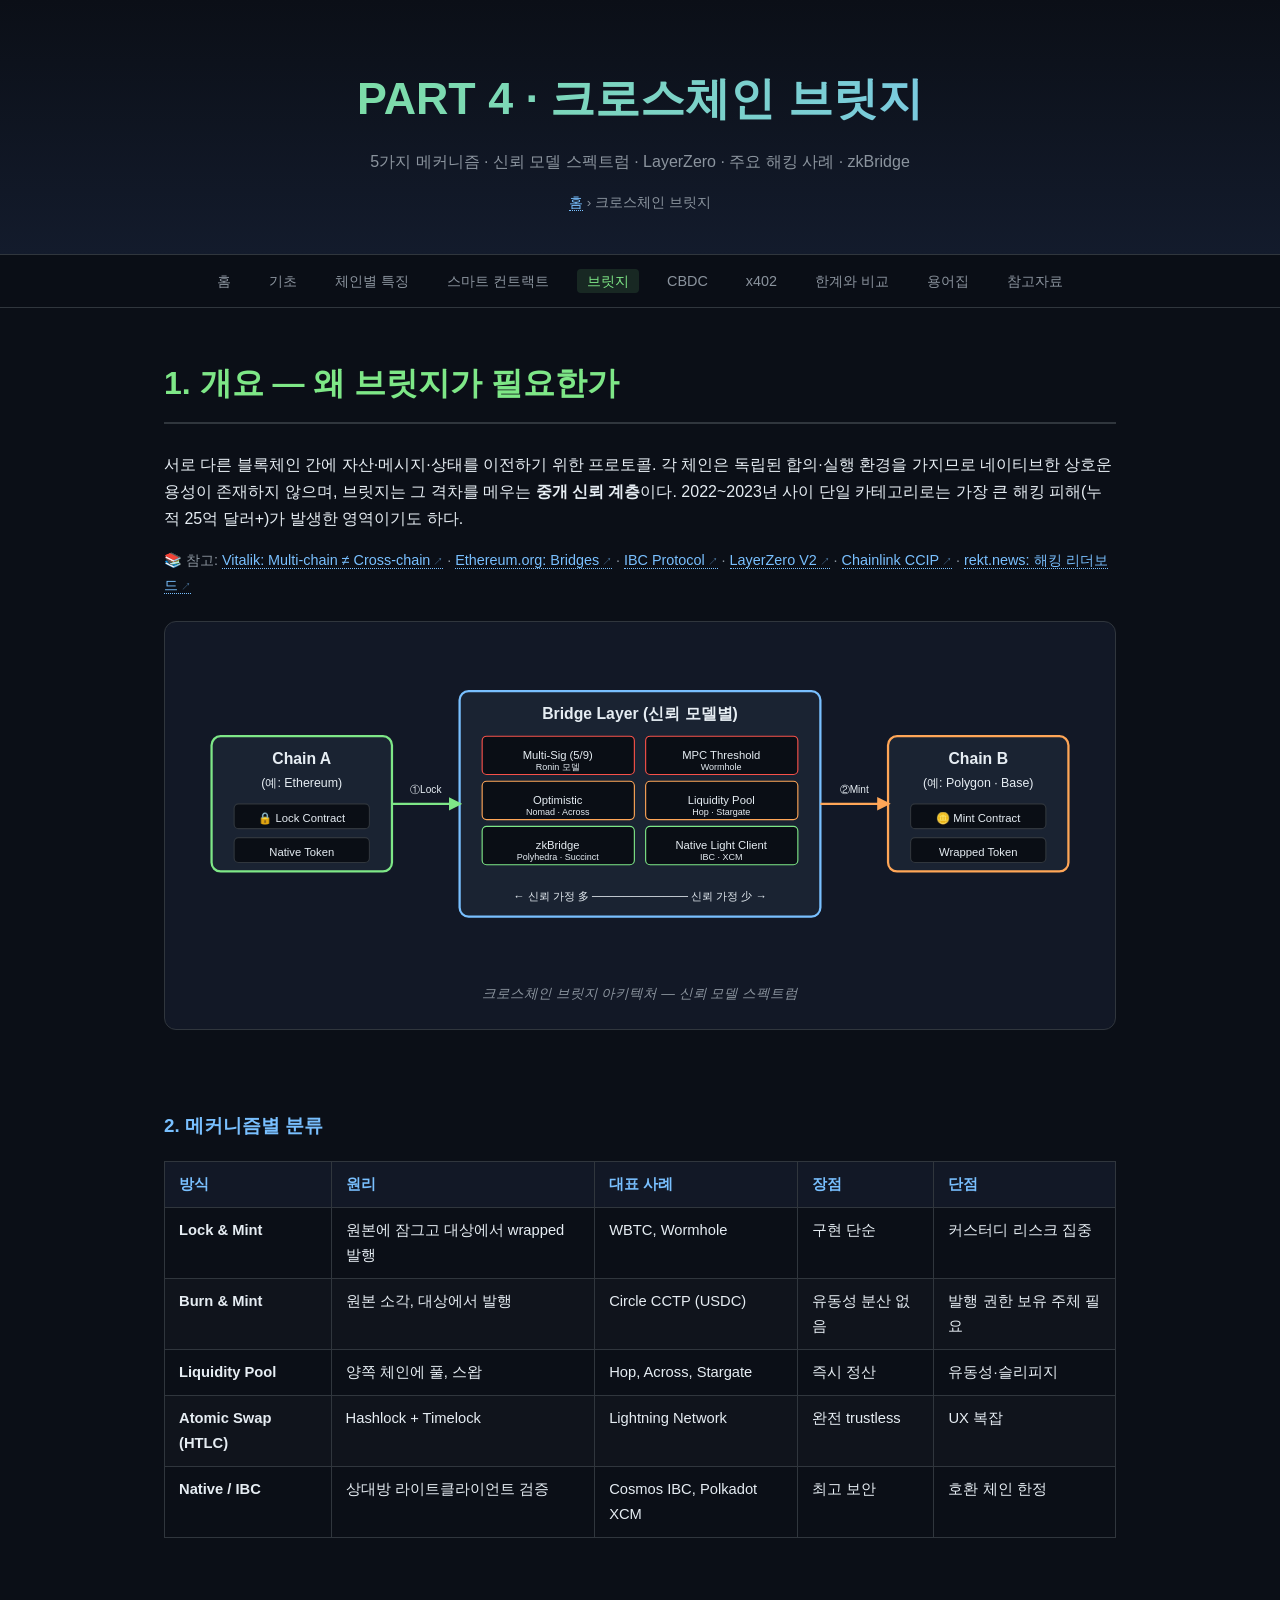
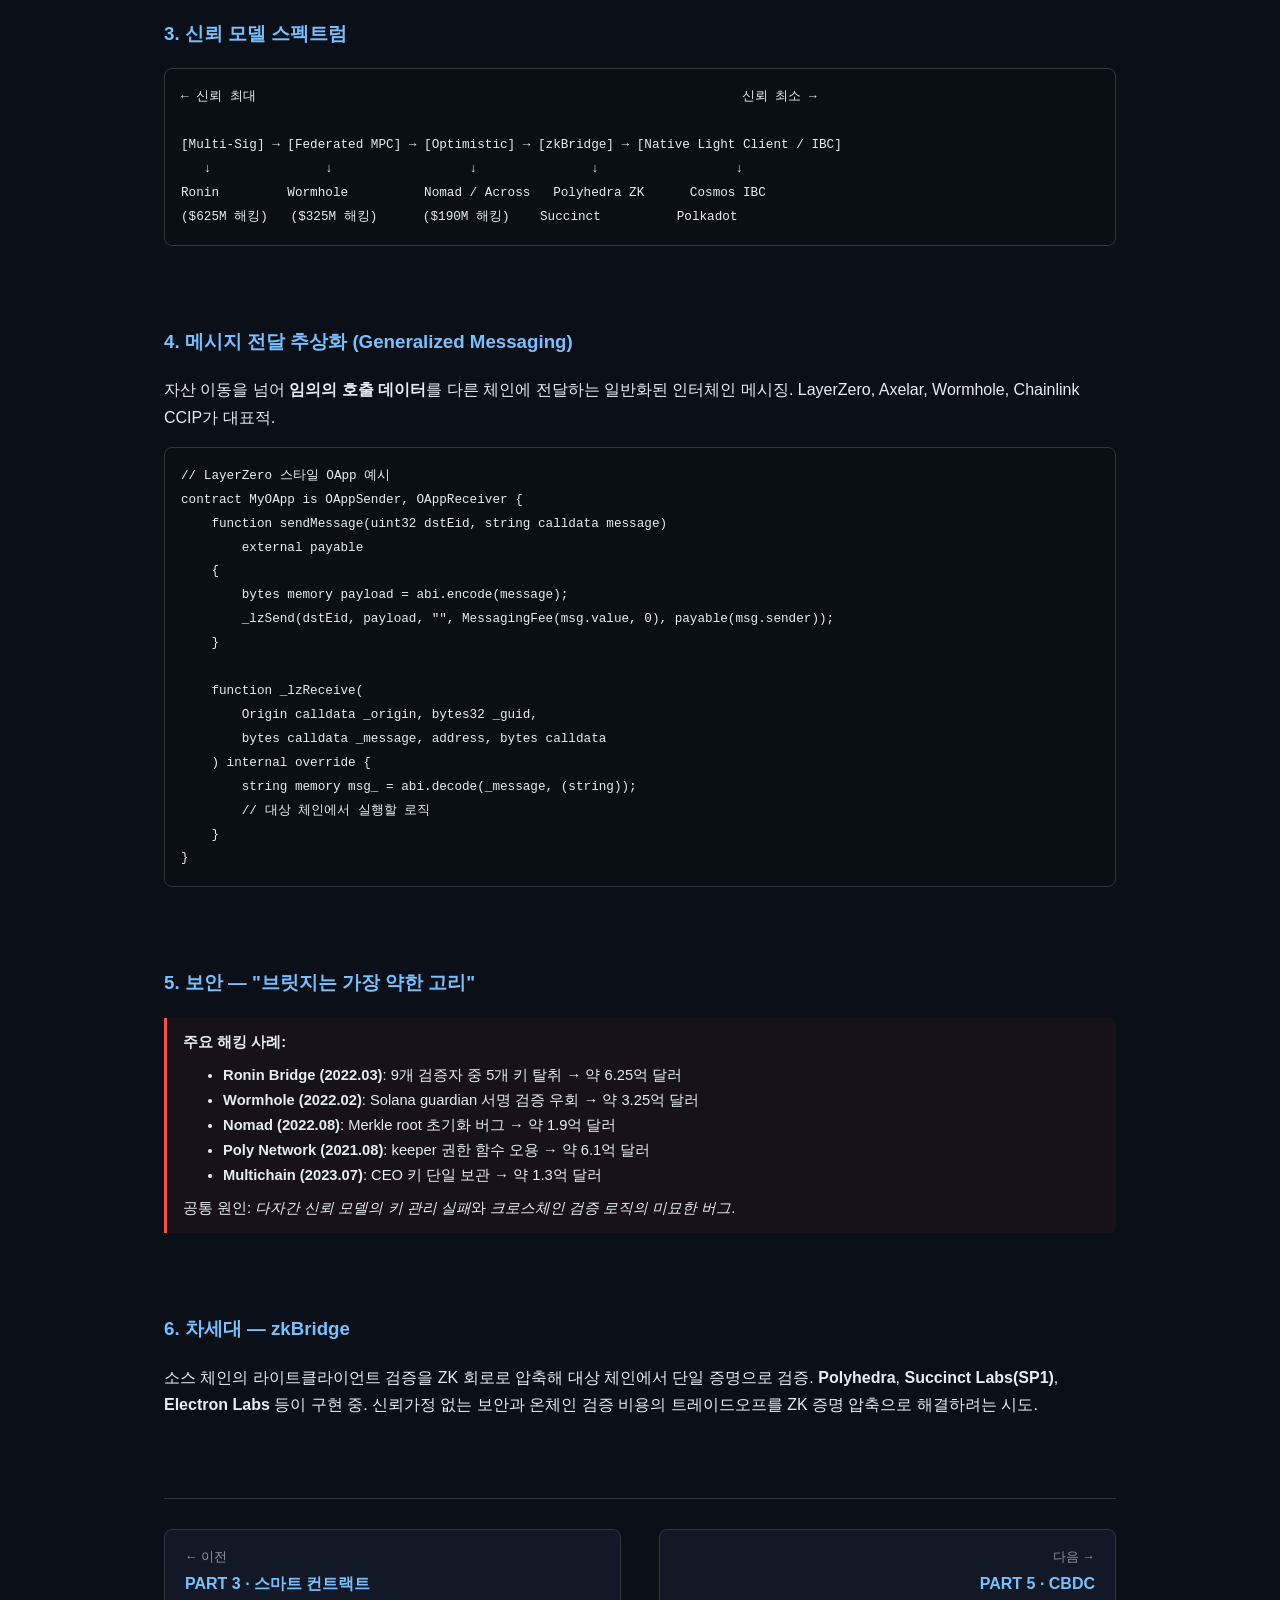
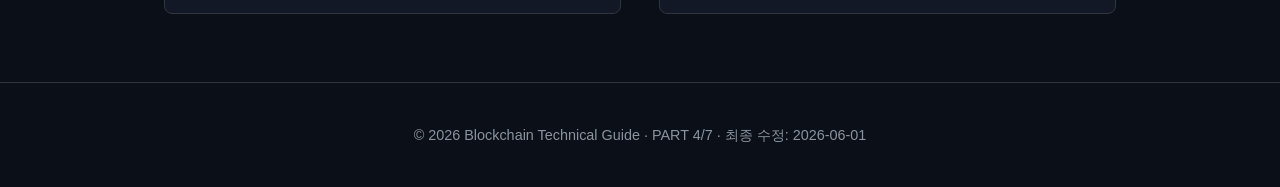
<file: bridges.html>
<!DOCTYPE html>
<html lang="ko">
<head>
<meta charset="UTF-8" />
<meta name="viewport" content="width=device-width, initial-scale=1.0" />
<title>크로스체인 브릿지 — 블록체인 가이드</title>
<link rel="stylesheet" href="style.css">
</head>
<body>

<header class="site">
  <h1>PART 4 · 크로스체인 브릿지</h1>
  <p>5가지 메커니즘 · 신뢰 모델 스펙트럼 · LayerZero · 주요 해킹 사례 · zkBridge</p>
  <div class="breadcrumb"><a href="index.html">홈</a> › 크로스체인 브릿지</div>
</header>

<nav class="top">
  <ul>
    <li><a href="index.html">홈</a></li>
    <li><a href="basics.html">기초</a></li>
    <li><a href="chains.html">체인별 특징</a></li>
    <li><a href="contracts.html">스마트 컨트랙트</a></li>
    <li><a href="bridges.html" class="active">브릿지</a></li>
    <li><a href="cbdc.html">CBDC</a></li>
    <li><a href="x402.html">x402</a></li>
    <li><a href="limits.html">한계와 비교</a></li>
    <li><a href="glossary.html">용어집</a></li>
    <li><a href="references.html">참고자료</a></li>
  </ul>
</nav>

<main>

<section>
  <h2>1. 개요 — 왜 브릿지가 필요한가</h2>
  <p>
    서로 다른 블록체인 간에 자산·메시지·상태를 이전하기 위한 프로토콜. 각 체인은 독립된 합의·실행 환경을 가지므로
    네이티브한 상호운용성이 존재하지 않으며, 브릿지는 그 격차를 메우는 <strong>중개 신뢰 계층</strong>이다.
    2022~2023년 사이 단일 카테고리로는 가장 큰 해킹 피해(누적 25억 달러+)가 발생한 영역이기도 하다.
  </p>
  <p style="font-size:0.9rem; color:var(--fg-dim);">
    📚 참고:
    <a href="https://vitalik.eth.limo/general/2022/01/07/sharding.html">Vitalik: Multi-chain ≠ Cross-chain</a> ·
    <a href="https://ethereum.org/en/bridges/">Ethereum.org: Bridges</a> ·
    <a href="https://www.ibcprotocol.dev/">IBC Protocol</a> ·
    <a href="https://layerzero.network/publications/LayerZero_Whitepaper_V2.0.pdf">LayerZero V2</a> ·
    <a href="https://chain.link/cross-chain">Chainlink CCIP</a> ·
    <a href="https://rekt.news/leaderboard/">rekt.news: 해킹 리더보드</a>
  </p>

  <div class="diagram">
    <svg viewBox="0 0 800 280" xmlns="http://www.w3.org/2000/svg">
      <rect x="20" y="80" width="160" height="120" rx="8" fill="#1a2332" stroke="#7ee787" stroke-width="2"/>
      <text x="100" y="105" text-anchor="middle" font-size="14" font-weight="700" fill="#7ee787">Chain A</text>
      <text x="100" y="125" text-anchor="middle" font-size="11" fill="#8b949e">(예: Ethereum)</text>
      <rect x="40" y="140" width="120" height="22" rx="4" fill="#0a0e15" stroke="#30363d"/>
      <text x="100" y="156" text-anchor="middle" font-size="10" fill="#ffa657">🔒 Lock Contract</text>
      <rect x="40" y="170" width="120" height="22" rx="4" fill="#0a0e15" stroke="#30363d"/>
      <text x="100" y="186" text-anchor="middle" font-size="10" fill="#e6edf3">Native Token</text>
      <rect x="240" y="40" width="320" height="200" rx="8" fill="#1a2332" stroke="#79c0ff" stroke-width="2"/>
      <text x="400" y="65" text-anchor="middle" font-size="14" font-weight="700" fill="#79c0ff">Bridge Layer (신뢰 모델별)</text>
      <rect x="260" y="80" width="135" height="34" rx="4" fill="#0a0e15" stroke="#f85149"/>
      <text x="327" y="100" text-anchor="middle" font-size="10" fill="#f85149">Multi-Sig (5/9)</text>
      <text x="327" y="110" text-anchor="middle" font-size="8" fill="#8b949e">Ronin 모델</text>
      <rect x="405" y="80" width="135" height="34" rx="4" fill="#0a0e15" stroke="#f85149"/>
      <text x="472" y="100" text-anchor="middle" font-size="10" fill="#f85149">MPC Threshold</text>
      <text x="472" y="110" text-anchor="middle" font-size="8" fill="#8b949e">Wormhole</text>
      <rect x="260" y="120" width="135" height="34" rx="4" fill="#0a0e15" stroke="#ffa657"/>
      <text x="327" y="140" text-anchor="middle" font-size="10" fill="#ffa657">Optimistic</text>
      <text x="327" y="150" text-anchor="middle" font-size="8" fill="#8b949e">Nomad · Across</text>
      <rect x="405" y="120" width="135" height="34" rx="4" fill="#0a0e15" stroke="#ffa657"/>
      <text x="472" y="140" text-anchor="middle" font-size="10" fill="#ffa657">Liquidity Pool</text>
      <text x="472" y="150" text-anchor="middle" font-size="8" fill="#8b949e">Hop · Stargate</text>
      <rect x="260" y="160" width="135" height="34" rx="4" fill="#0a0e15" stroke="#7ee787"/>
      <text x="327" y="180" text-anchor="middle" font-size="10" fill="#7ee787">zkBridge</text>
      <text x="327" y="190" text-anchor="middle" font-size="8" fill="#8b949e">Polyhedra · Succinct</text>
      <rect x="405" y="160" width="135" height="34" rx="4" fill="#0a0e15" stroke="#7ee787"/>
      <text x="472" y="180" text-anchor="middle" font-size="10" fill="#7ee787">Native Light Client</text>
      <text x="472" y="190" text-anchor="middle" font-size="8" fill="#8b949e">IBC · XCM</text>
      <text x="400" y="225" text-anchor="middle" font-size="10" fill="#8b949e">← 신뢰 가정 多 ──────────── 신뢰 가정 少 →</text>
      <rect x="620" y="80" width="160" height="120" rx="8" fill="#1a2332" stroke="#ffa657" stroke-width="2"/>
      <text x="700" y="105" text-anchor="middle" font-size="14" font-weight="700" fill="#ffa657">Chain B</text>
      <text x="700" y="125" text-anchor="middle" font-size="11" fill="#8b949e">(예: Polygon · Base)</text>
      <rect x="640" y="140" width="120" height="22" rx="4" fill="#0a0e15" stroke="#30363d"/>
      <text x="700" y="156" text-anchor="middle" font-size="10" fill="#7ee787">🪙 Mint Contract</text>
      <rect x="640" y="170" width="120" height="22" rx="4" fill="#0a0e15" stroke="#30363d"/>
      <text x="700" y="186" text-anchor="middle" font-size="10" fill="#e6edf3">Wrapped Token</text>
      <path d="M 180 140 L 240 140" stroke="#7ee787" stroke-width="2" fill="none" marker-end="url(#arrow1)"/>
      <path d="M 560 140 L 620 140" stroke="#ffa657" stroke-width="2" fill="none" marker-end="url(#arrow2)"/>
      <defs>
        <marker id="arrow1" viewBox="0 0 10 10" refX="8" refY="5" markerWidth="6" markerHeight="6" orient="auto">
          <path d="M 0 0 L 10 5 L 0 10 z" fill="#7ee787"/>
        </marker>
        <marker id="arrow2" viewBox="0 0 10 10" refX="8" refY="5" markerWidth="6" markerHeight="6" orient="auto">
          <path d="M 0 0 L 10 5 L 0 10 z" fill="#ffa657"/>
        </marker>
      </defs>
      <text x="210" y="130" text-anchor="middle" font-size="9" fill="#8b949e">①Lock</text>
      <text x="590" y="130" text-anchor="middle" font-size="9" fill="#8b949e">②Mint</text>
    </svg>
    <div class="caption">크로스체인 브릿지 아키텍처 — 신뢰 모델 스펙트럼</div>
  </div>
</section>

<section>
  <h3>2. 메커니즘별 분류</h3>
  <table>
    <thead>
      <tr><th>방식</th><th>원리</th><th>대표 사례</th><th>장점</th><th>단점</th></tr>
    </thead>
    <tbody>
      <tr><td><strong>Lock & Mint</strong></td><td>원본에 잠그고 대상에서 wrapped 발행</td><td>WBTC, Wormhole</td><td>구현 단순</td><td>커스터디 리스크 집중</td></tr>
      <tr><td><strong>Burn & Mint</strong></td><td>원본 소각, 대상에서 발행</td><td>Circle CCTP (USDC)</td><td>유동성 분산 없음</td><td>발행 권한 보유 주체 필요</td></tr>
      <tr><td><strong>Liquidity Pool</strong></td><td>양쪽 체인에 풀, 스왑</td><td>Hop, Across, Stargate</td><td>즉시 정산</td><td>유동성·슬리피지</td></tr>
      <tr><td><strong>Atomic Swap (HTLC)</strong></td><td>Hashlock + Timelock</td><td>Lightning Network</td><td>완전 trustless</td><td>UX 복잡</td></tr>
      <tr><td><strong>Native / IBC</strong></td><td>상대방 라이트클라이언트 검증</td><td>Cosmos IBC, Polkadot XCM</td><td>최고 보안</td><td>호환 체인 한정</td></tr>
    </tbody>
  </table>
</section>

<section>
  <h3>3. 신뢰 모델 스펙트럼</h3>
<pre><code>← 신뢰 최대                                                                신뢰 최소 →

[Multi-Sig] → [Federated MPC] → [Optimistic] → [zkBridge] → [Native Light Client / IBC]
   ↓               ↓                  ↓               ↓                  ↓
Ronin         Wormhole          Nomad / Across   Polyhedra ZK      Cosmos IBC
($625M 해킹)   ($325M 해킹)      ($190M 해킹)    Succinct          Polkadot</code></pre>
</section>

<section>
  <h3>4. 메시지 전달 추상화 (Generalized Messaging)</h3>
  <p>
    자산 이동을 넘어 <strong>임의의 호출 데이터</strong>를 다른 체인에 전달하는 일반화된 인터체인 메시징.
    LayerZero, Axelar, Wormhole, Chainlink CCIP가 대표적.
  </p>

<pre><code>// LayerZero 스타일 OApp 예시
contract MyOApp is OAppSender, OAppReceiver {
    function sendMessage(uint32 dstEid, string calldata message)
        external payable
    {
        bytes memory payload = abi.encode(message);
        _lzSend(dstEid, payload, "", MessagingFee(msg.value, 0), payable(msg.sender));
    }

    function _lzReceive(
        Origin calldata _origin, bytes32 _guid,
        bytes calldata _message, address, bytes calldata
    ) internal override {
        string memory msg_ = abi.decode(_message, (string));
        // 대상 체인에서 실행할 로직
    }
}</code></pre>
</section>

<section>
  <h3>5. 보안 — "브릿지는 가장 약한 고리"</h3>
  <div class="note warn">
    <strong>주요 해킹 사례:</strong>
    <ul style="margin: 8px 0;">
      <li><strong>Ronin Bridge (2022.03)</strong>: 9개 검증자 중 5개 키 탈취 → 약 6.25억 달러</li>
      <li><strong>Wormhole (2022.02)</strong>: Solana guardian 서명 검증 우회 → 약 3.25억 달러</li>
      <li><strong>Nomad (2022.08)</strong>: Merkle root 초기화 버그 → 약 1.9억 달러</li>
      <li><strong>Poly Network (2021.08)</strong>: keeper 권한 함수 오용 → 약 6.1억 달러</li>
      <li><strong>Multichain (2023.07)</strong>: CEO 키 단일 보관 → 약 1.3억 달러</li>
    </ul>
    공통 원인: <em>다자간 신뢰 모델의 키 관리 실패</em>와 <em>크로스체인 검증 로직의 미묘한 버그</em>.
  </div>
</section>

<section>
  <h3>6. 차세대 — zkBridge</h3>
  <p>
    소스 체인의 라이트클라이언트 검증을 ZK 회로로 압축해 대상 체인에서 단일 증명으로 검증.
    <strong>Polyhedra</strong>, <strong>Succinct Labs(SP1)</strong>, <strong>Electron Labs</strong> 등이 구현 중.
    신뢰가정 없는 보안과 온체인 검증 비용의 트레이드오프를 ZK 증명 압축으로 해결하려는 시도.
  </p>
</section>

<div class="page-nav">
  <a class="prev" href="contracts.html">
    <div class="dir">← 이전</div>
    <div class="ttl">PART 3 · 스마트 컨트랙트</div>
  </a>
  <a class="next" href="cbdc.html">
    <div class="dir">다음 →</div>
    <div class="ttl">PART 5 · CBDC</div>
  </a>
</div>

</main>

<footer>© 2026 Blockchain Technical Guide · PART 4/7 · 최종 수정: 2026-06-01</footer>

</body>
</html>
</file>
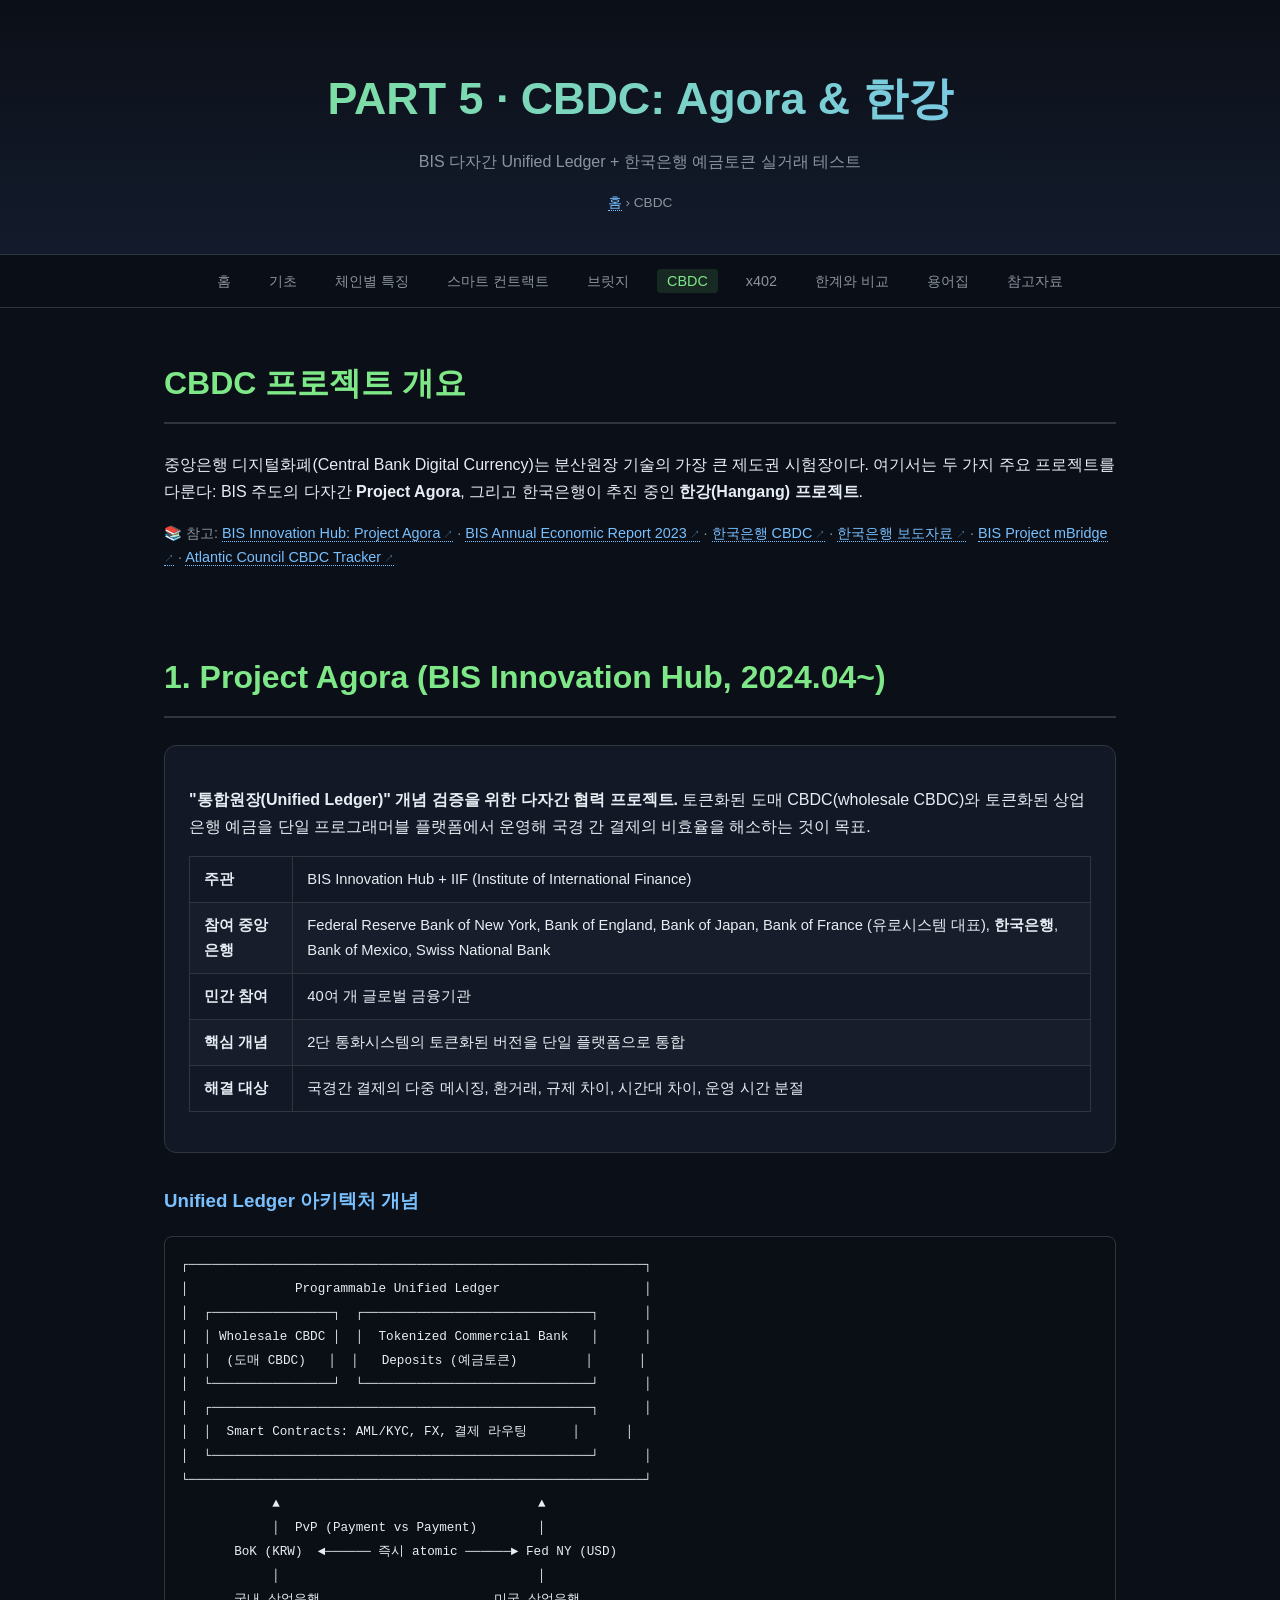
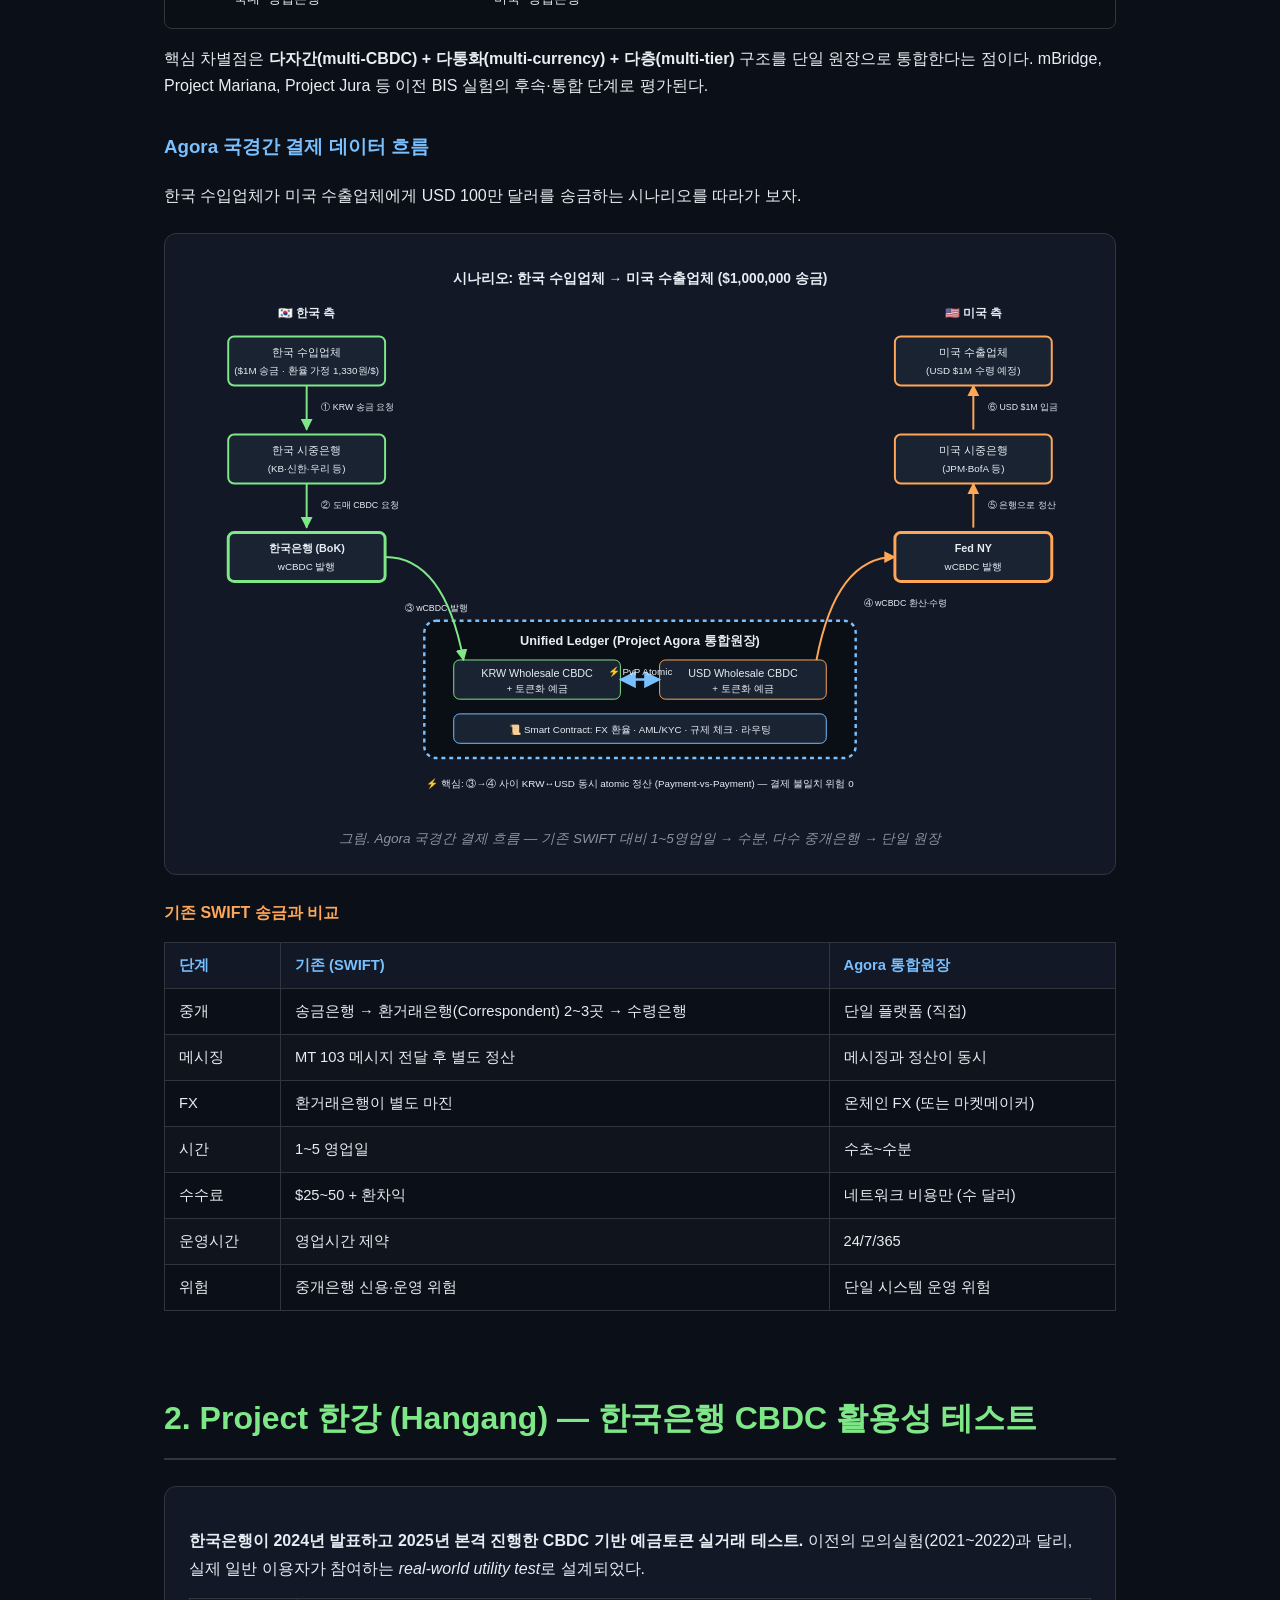
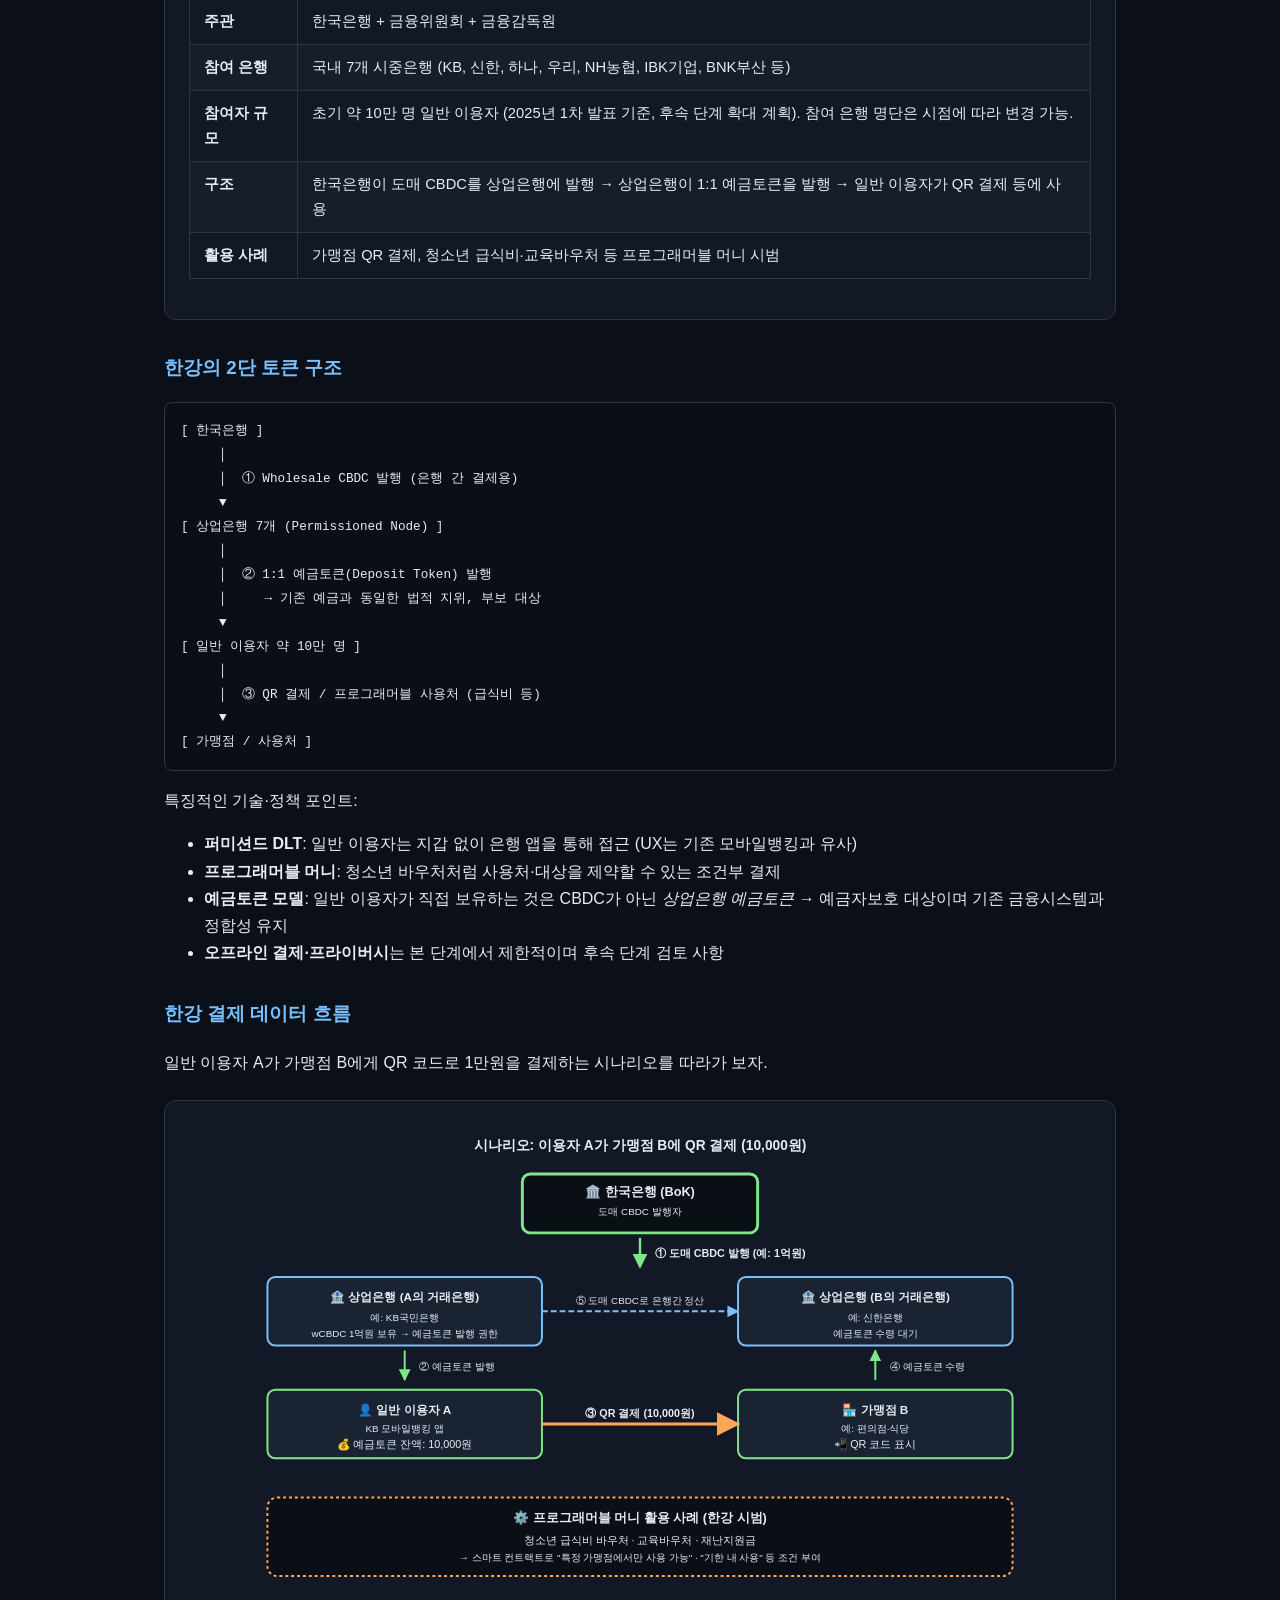
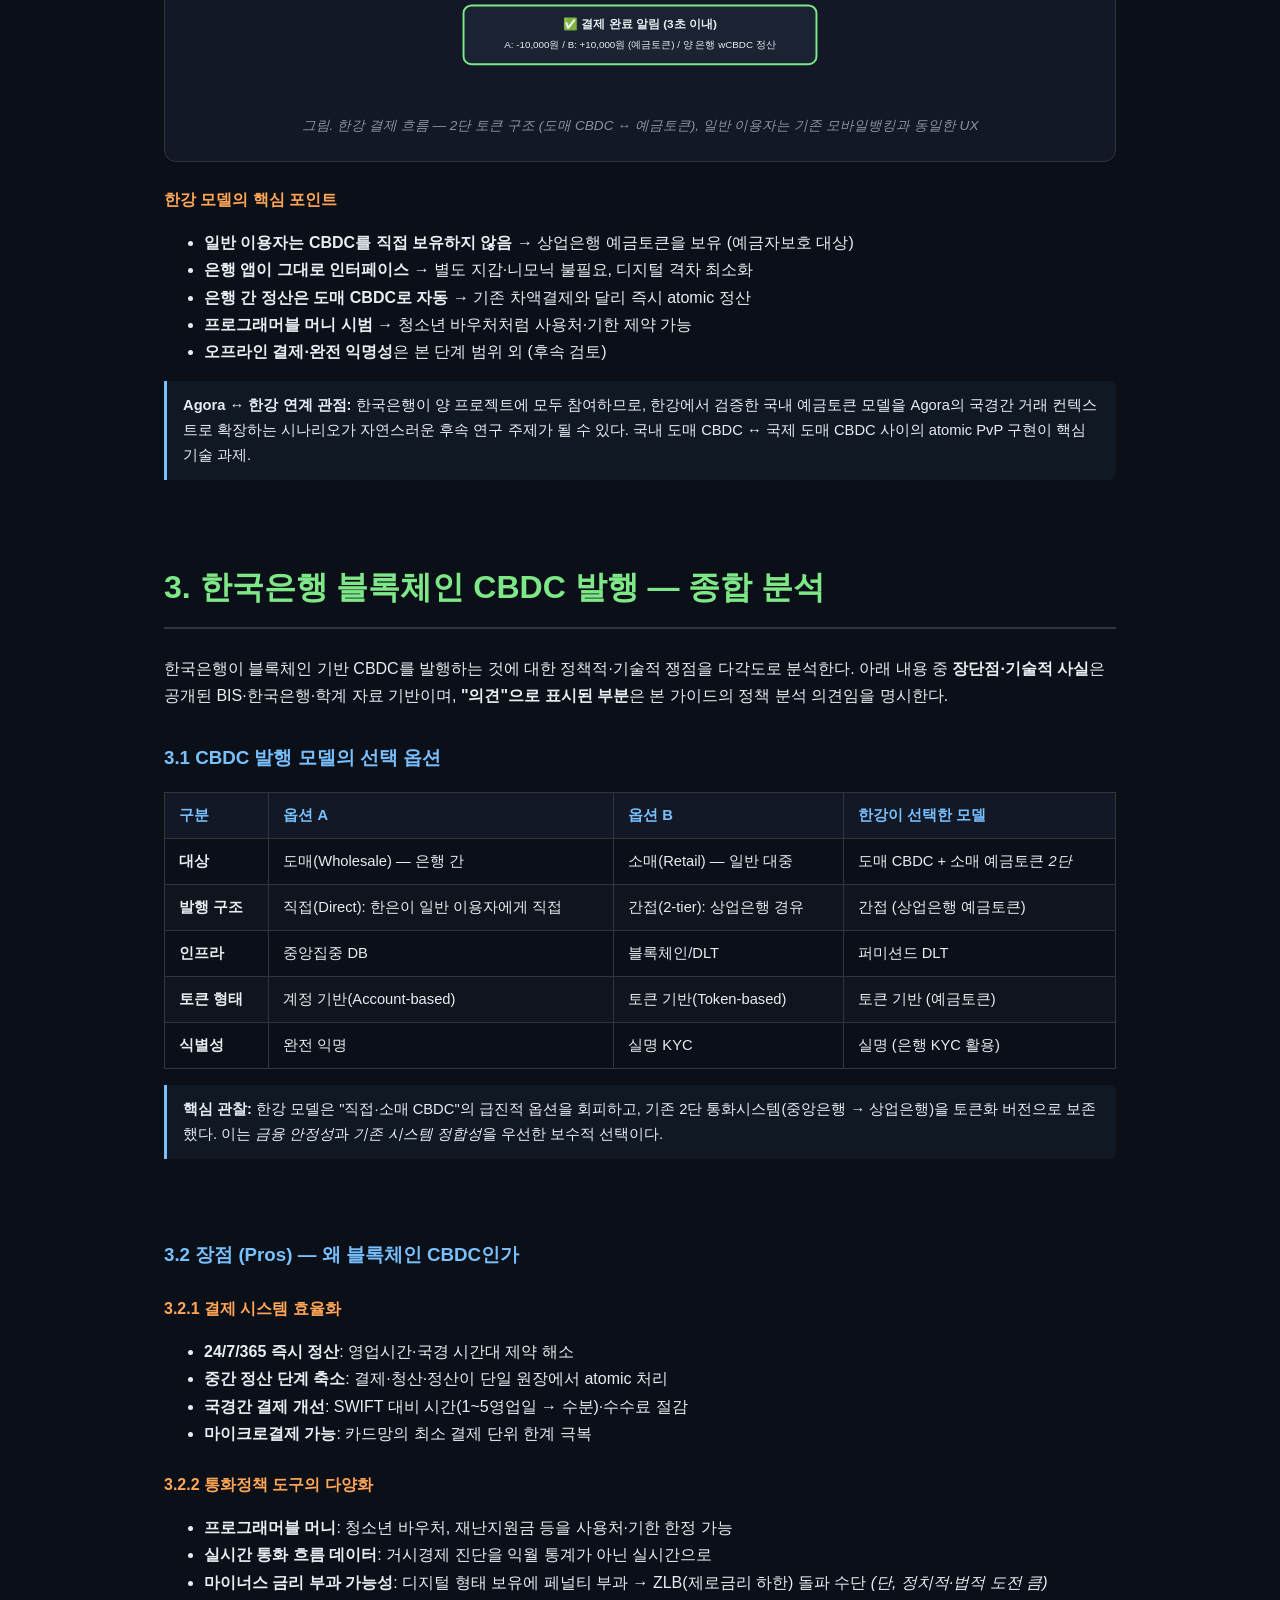
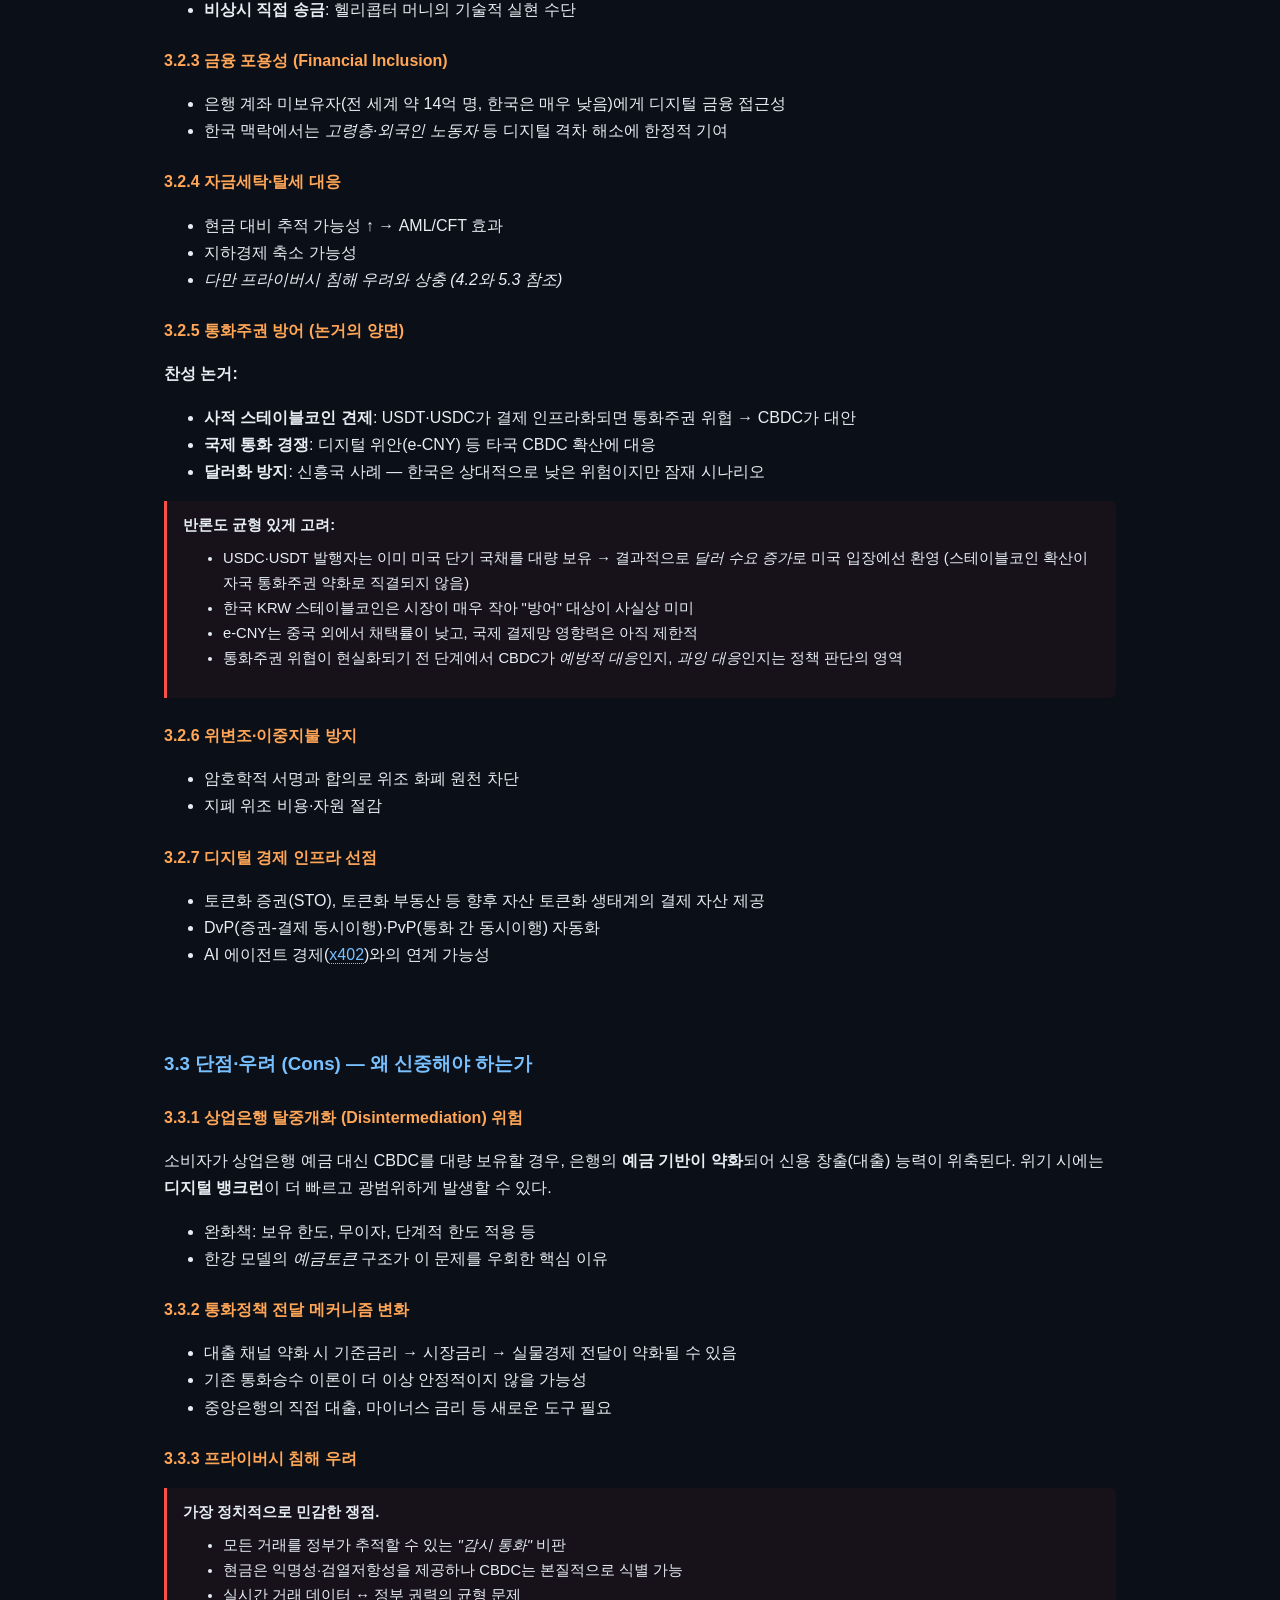
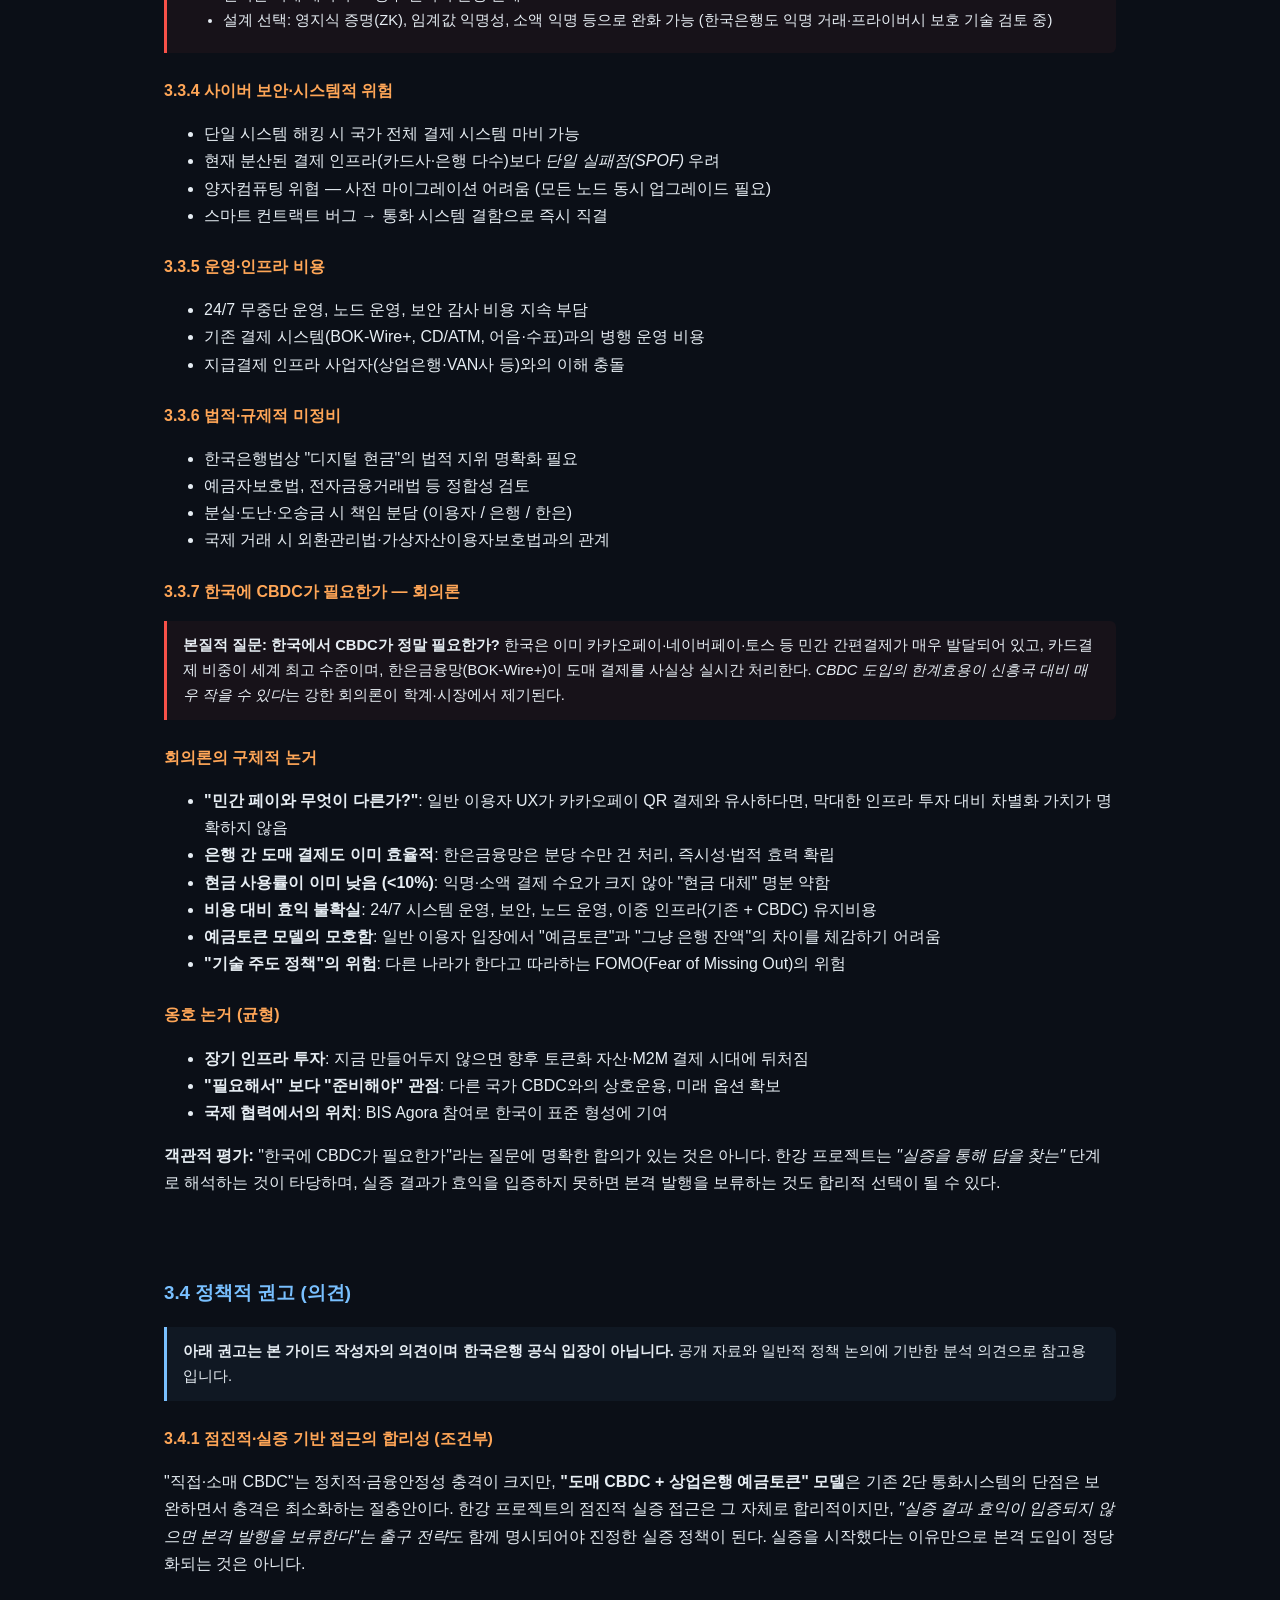
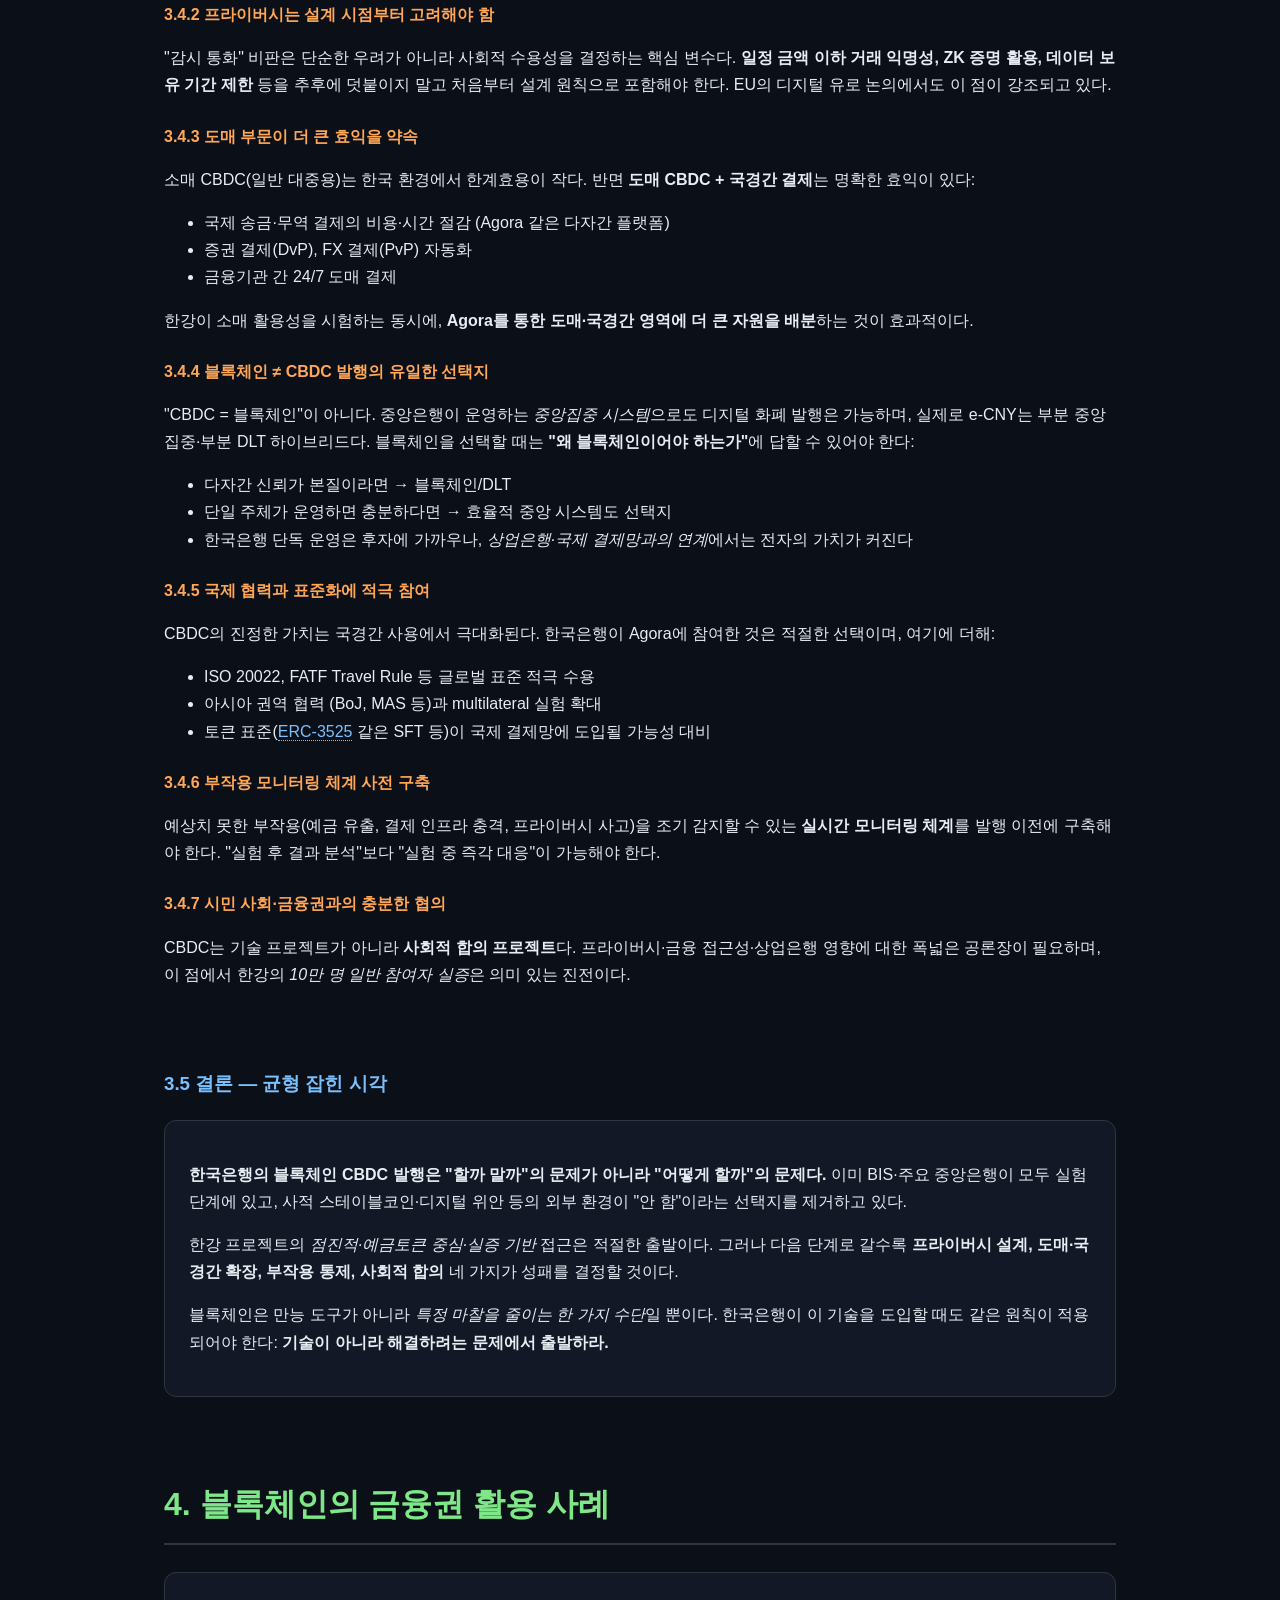
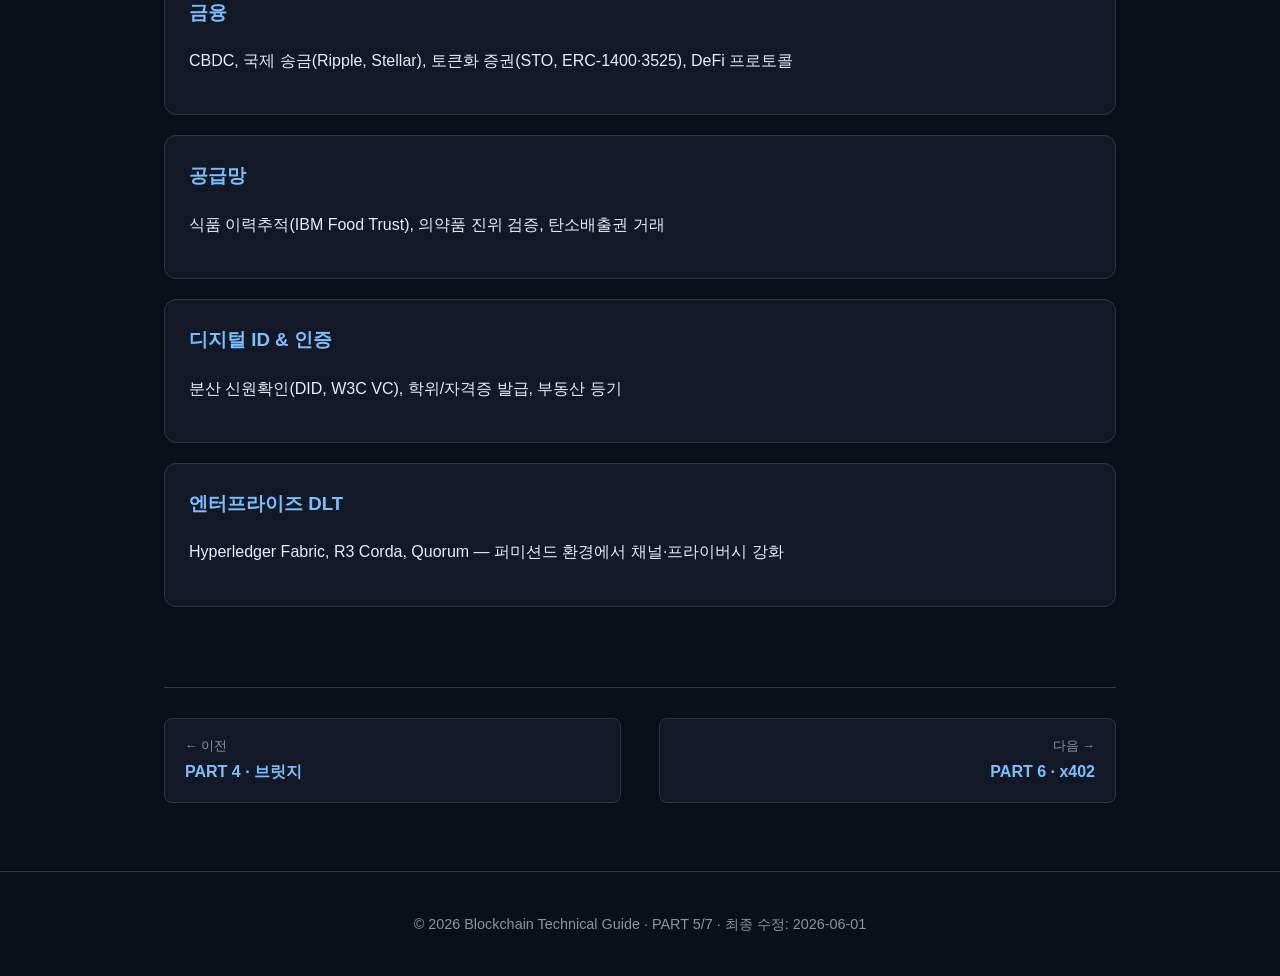
<file: cbdc.html>
<!DOCTYPE html>
<html lang="ko">
<head>
<meta charset="UTF-8" />
<meta name="viewport" content="width=device-width, initial-scale=1.0" />
<title>CBDC: Agora & 한강 — 블록체인 가이드</title>
<link rel="stylesheet" href="style.css">
</head>
<body>

<header class="site">
  <h1>PART 5 · CBDC: Agora & 한강</h1>
  <p>BIS 다자간 Unified Ledger + 한국은행 예금토큰 실거래 테스트</p>
  <div class="breadcrumb"><a href="index.html">홈</a> › CBDC</div>
</header>

<nav class="top">
  <ul>
    <li><a href="index.html">홈</a></li>
    <li><a href="basics.html">기초</a></li>
    <li><a href="chains.html">체인별 특징</a></li>
    <li><a href="contracts.html">스마트 컨트랙트</a></li>
    <li><a href="bridges.html">브릿지</a></li>
    <li><a href="cbdc.html" class="active">CBDC</a></li>
    <li><a href="x402.html">x402</a></li>
    <li><a href="limits.html">한계와 비교</a></li>
    <li><a href="glossary.html">용어집</a></li>
    <li><a href="references.html">참고자료</a></li>
  </ul>
</nav>

<main>

<section>
  <h2>CBDC 프로젝트 개요</h2>
  <p>
    중앙은행 디지털화폐(Central Bank Digital Currency)는 분산원장 기술의 가장 큰 제도권 시험장이다.
    여기서는 두 가지 주요 프로젝트를 다룬다: BIS 주도의 다자간 <strong>Project Agora</strong>,
    그리고 한국은행이 추진 중인 <strong>한강(Hangang) 프로젝트</strong>.
  </p>
  <p style="font-size:0.9rem; color:var(--fg-dim);">
    📚 참고:
    <a href="https://www.bis.org/about/bisih/topics/fmis/agora.htm">BIS Innovation Hub: Project Agora</a> ·
    <a href="https://www.bis.org/publ/othp83.htm">BIS Annual Economic Report 2023</a> ·
    <a href="https://www.bok.or.kr/portal/main/contents.do?menuNo=200773">한국은행 CBDC</a> ·
    <a href="https://www.bok.or.kr/portal/bbs/B0000338/list.do?menuNo=200761">한국은행 보도자료</a> ·
    <a href="https://www.bis.org/publ/othp61.htm">BIS Project mBridge</a> ·
    <a href="https://www.atlanticcouncil.org/cbdctracker/">Atlantic Council CBDC Tracker</a>
  </p>
</section>

<section>
  <h2>1. Project Agora (BIS Innovation Hub, 2024.04~)</h2>
  <div class="card">
    <p>
      <strong>"통합원장(Unified Ledger)" 개념 검증을 위한 다자간 협력 프로젝트.</strong>
      토큰화된 도매 CBDC(wholesale CBDC)와 토큰화된 상업은행 예금을 단일 프로그래머블 플랫폼에서
      운영해 국경 간 결제의 비효율을 해소하는 것이 목표.
    </p>
    <table>
      <tbody>
        <tr><td><strong>주관</strong></td><td>BIS Innovation Hub + IIF (Institute of International Finance)</td></tr>
        <tr><td><strong>참여 중앙은행</strong></td>
            <td>Federal Reserve Bank of New York, Bank of England, Bank of Japan,
                Bank of France (유로시스템 대표), <strong>한국은행</strong>,
                Bank of Mexico, Swiss National Bank</td></tr>
        <tr><td><strong>민간 참여</strong></td><td>40여 개 글로벌 금융기관</td></tr>
        <tr><td><strong>핵심 개념</strong></td>
            <td>2단 통화시스템의 토큰화된 버전을 단일 플랫폼으로 통합</td></tr>
        <tr><td><strong>해결 대상</strong></td>
            <td>국경간 결제의 다중 메시징, 환거래, 규제 차이, 시간대 차이, 운영 시간 분절</td></tr>
      </tbody>
    </table>
  </div>

  <h3>Unified Ledger 아키텍처 개념</h3>
<pre><code>┌────────────────────────────────────────────────────────────┐
│              Programmable Unified Ledger                   │
│  ┌────────────────┐  ┌──────────────────────────────┐      │
│  │ Wholesale CBDC │  │  Tokenized Commercial Bank   │      │
│  │  (도매 CBDC)   │  │   Deposits (예금토큰)         │      │
│  └────────────────┘  └──────────────────────────────┘      │
│  ┌──────────────────────────────────────────────────┐      │
│  │  Smart Contracts: AML/KYC, FX, 결제 라우팅      │      │
│  └──────────────────────────────────────────────────┘      │
└────────────────────────────────────────────────────────────┘
            ▲                                  ▲
            │  PvP (Payment vs Payment)        │
       BoK (KRW)  ◄────── 즉시 atomic ──────► Fed NY (USD)
            │                                  │
       국내 상업은행                       미국 상업은행</code></pre>

  <p>
    핵심 차별점은 <strong>다자간(multi-CBDC) + 다통화(multi-currency) + 다층(multi-tier)</strong>
    구조를 단일 원장으로 통합한다는 점이다. mBridge, Project Mariana, Project Jura 등 이전 BIS 실험의 후속·통합 단계로 평가된다.
  </p>

  <h3>Agora 국경간 결제 데이터 흐름</h3>
  <p>한국 수입업체가 미국 수출업체에게 USD 100만 달러를 송금하는 시나리오를 따라가 보자.</p>
  <div class="diagram">
    <svg viewBox="0 0 920 560" xmlns="http://www.w3.org/2000/svg">
      <!-- Title -->
      <text x="460" y="25" text-anchor="middle" font-size="14" font-weight="700" fill="#79c0ff">시나리오: 한국 수입업체 → 미국 수출업체 ($1,000,000 송금)</text>

      <!-- Korea side -->
      <g>
        <text x="120" y="60" text-anchor="middle" font-size="12" font-weight="700" fill="#7ee787">🇰🇷 한국 측</text>

        <rect x="40" y="80" width="160" height="50" rx="6" fill="#1a2332" stroke="#7ee787" stroke-width="2"/>
        <text x="120" y="100" text-anchor="middle" font-size="11" fill="#e6edf3">한국 수입업체</text>
        <text x="120" y="118" text-anchor="middle" font-size="10" fill="#8b949e">($1M 송금 · 환율 가정 1,330원/$)</text>

        <rect x="40" y="180" width="160" height="50" rx="6" fill="#1a2332" stroke="#7ee787" stroke-width="2"/>
        <text x="120" y="200" text-anchor="middle" font-size="11" fill="#e6edf3">한국 시중은행</text>
        <text x="120" y="218" text-anchor="middle" font-size="10" fill="#8b949e">(KB·신한·우리 등)</text>

        <rect x="40" y="280" width="160" height="50" rx="6" fill="#1a2332" stroke="#7ee787" stroke-width="3"/>
        <text x="120" y="300" text-anchor="middle" font-size="11" font-weight="700" fill="#7ee787">한국은행 (BoK)</text>
        <text x="120" y="318" text-anchor="middle" font-size="10" fill="#8b949e">wCBDC 발행</text>
      </g>

      <!-- US side -->
      <g>
        <text x="800" y="60" text-anchor="middle" font-size="12" font-weight="700" fill="#ffa657">🇺🇸 미국 측</text>

        <rect x="720" y="80" width="160" height="50" rx="6" fill="#1a2332" stroke="#ffa657" stroke-width="2"/>
        <text x="800" y="100" text-anchor="middle" font-size="11" fill="#e6edf3">미국 수출업체</text>
        <text x="800" y="118" text-anchor="middle" font-size="10" fill="#8b949e">(USD $1M 수령 예정)</text>

        <rect x="720" y="180" width="160" height="50" rx="6" fill="#1a2332" stroke="#ffa657" stroke-width="2"/>
        <text x="800" y="200" text-anchor="middle" font-size="11" fill="#e6edf3">미국 시중은행</text>
        <text x="800" y="218" text-anchor="middle" font-size="10" fill="#8b949e">(JPM·BofA 등)</text>

        <rect x="720" y="280" width="160" height="50" rx="6" fill="#1a2332" stroke="#ffa657" stroke-width="3"/>
        <text x="800" y="300" text-anchor="middle" font-size="11" font-weight="700" fill="#ffa657">Fed NY</text>
        <text x="800" y="318" text-anchor="middle" font-size="10" fill="#8b949e">wCBDC 발행</text>
      </g>

      <!-- Center: Unified Ledger -->
      <rect x="240" y="370" width="440" height="140" rx="12" fill="#0a0e15" stroke="#79c0ff" stroke-width="2.5" stroke-dasharray="4 4"/>
      <text x="460" y="395" text-anchor="middle" font-size="13" font-weight="700" fill="#79c0ff">Unified Ledger (Project Agora 통합원장)</text>

      <rect x="270" y="410" width="170" height="40" rx="6" fill="#1a2332" stroke="#7ee787"/>
      <text x="355" y="427" text-anchor="middle" font-size="11" fill="#7ee787">KRW Wholesale CBDC</text>
      <text x="355" y="443" text-anchor="middle" font-size="10" fill="#8b949e">+ 토큰화 예금</text>

      <rect x="480" y="410" width="170" height="40" rx="6" fill="#1a2332" stroke="#ffa657"/>
      <text x="565" y="427" text-anchor="middle" font-size="11" fill="#ffa657">USD Wholesale CBDC</text>
      <text x="565" y="443" text-anchor="middle" font-size="10" fill="#8b949e">+ 토큰화 예금</text>

      <!-- PvP atomic swap arrow -->
      <path d="M 440 430 L 480 430" stroke="#79c0ff" stroke-width="2.5" fill="none" marker-end="url(#bidir1)" marker-start="url(#bidir2)"/>
      <text x="460" y="425" text-anchor="middle" font-size="10" fill="#79c0ff">⚡ PvP Atomic</text>

      <rect x="270" y="465" width="380" height="30" rx="6" fill="#1a2332" stroke="#79c0ff"/>
      <text x="460" y="484" text-anchor="middle" font-size="10" fill="#79c0ff">📜 Smart Contract: FX 환율 · AML/KYC · 규제 체크 · 라우팅</text>

      <!-- Arrows from Korea side to ledger -->
      <path d="M 120 130 L 120 175" stroke="#7ee787" stroke-width="2" marker-end="url(#agarrow)"/>
      <text x="135" y="155" font-size="9" fill="#7ee787">① KRW 송금 요청</text>

      <path d="M 120 230 L 120 275" stroke="#7ee787" stroke-width="2" marker-end="url(#agarrow)"/>
      <text x="135" y="255" font-size="9" fill="#7ee787">② 도매 CBDC 요청</text>

      <path d="M 200 305 Q 260 305 280 410" stroke="#7ee787" stroke-width="2" fill="none" marker-end="url(#agarrow)"/>
      <text x="220" y="360" font-size="9" fill="#7ee787">③ wCBDC 발행</text>

      <!-- Arrows from ledger to US side -->
      <path d="M 640 410 Q 660 305 720 305" stroke="#ffa657" stroke-width="2" fill="none" marker-end="url(#agarrow2)"/>
      <text x="688" y="355" font-size="9" fill="#ffa657">④ wCBDC 환산·수령</text>

      <path d="M 800 275 L 800 230" stroke="#ffa657" stroke-width="2" marker-end="url(#agarrow2)"/>
      <text x="815" y="255" font-size="9" fill="#ffa657">⑤ 은행으로 정산</text>

      <path d="M 800 175 L 800 130" stroke="#ffa657" stroke-width="2" marker-end="url(#agarrow2)"/>
      <text x="815" y="155" font-size="9" fill="#ffa657">⑥ USD $1M 입금</text>

      <defs>
        <marker id="agarrow" viewBox="0 0 10 10" refX="9" refY="5" markerWidth="6" markerHeight="6" orient="auto">
          <path d="M 0 0 L 10 5 L 0 10 z" fill="#7ee787"/>
        </marker>
        <marker id="agarrow2" viewBox="0 0 10 10" refX="9" refY="5" markerWidth="6" markerHeight="6" orient="auto">
          <path d="M 0 0 L 10 5 L 0 10 z" fill="#ffa657"/>
        </marker>
        <marker id="bidir1" viewBox="0 0 10 10" refX="9" refY="5" markerWidth="7" markerHeight="7" orient="auto">
          <path d="M 0 0 L 10 5 L 0 10 z" fill="#79c0ff"/>
        </marker>
        <marker id="bidir2" viewBox="0 0 10 10" refX="1" refY="5" markerWidth="7" markerHeight="7" orient="auto">
          <path d="M 10 0 L 0 5 L 10 10 z" fill="#79c0ff"/>
        </marker>
      </defs>

      <!-- Legend bottom -->
      <text x="460" y="540" text-anchor="middle" font-size="10" fill="#8b949e">
        ⚡ 핵심: ③→④ 사이 KRW↔USD 동시 atomic 정산 (Payment-vs-Payment) — 결제 불일치 위험 0
      </text>
    </svg>
    <div class="caption">그림. Agora 국경간 결제 흐름 — 기존 SWIFT 대비 1~5영업일 → 수분, 다수 중개은행 → 단일 원장</div>
  </div>

  <h4>기존 SWIFT 송금과 비교</h4>
  <table>
    <thead><tr><th>단계</th><th>기존 (SWIFT)</th><th>Agora 통합원장</th></tr></thead>
    <tbody>
      <tr><td>중개</td><td>송금은행 → 환거래은행(Correspondent) 2~3곳 → 수령은행</td><td>단일 플랫폼 (직접)</td></tr>
      <tr><td>메시징</td><td>MT 103 메시지 전달 후 별도 정산</td><td>메시징과 정산이 동시</td></tr>
      <tr><td>FX</td><td>환거래은행이 별도 마진</td><td>온체인 FX (또는 마켓메이커)</td></tr>
      <tr><td>시간</td><td>1~5 영업일</td><td>수초~수분</td></tr>
      <tr><td>수수료</td><td>$25~50 + 환차익</td><td>네트워크 비용만 (수 달러)</td></tr>
      <tr><td>운영시간</td><td>영업시간 제약</td><td>24/7/365</td></tr>
      <tr><td>위험</td><td>중개은행 신용·운영 위험</td><td>단일 시스템 운영 위험</td></tr>
    </tbody>
  </table>
</section>

<section>
  <h2>2. Project 한강 (Hangang) — 한국은행 CBDC 활용성 테스트</h2>
  <div class="card">
    <p>
      <strong>한국은행이 2024년 발표하고 2025년 본격 진행한 CBDC 기반 예금토큰 실거래 테스트.</strong>
      이전의 모의실험(2021~2022)과 달리, 실제 일반 이용자가 참여하는 <em>real-world utility test</em>로 설계되었다.
    </p>
    <table>
      <tbody>
        <tr><td><strong>주관</strong></td><td>한국은행 + 금융위원회 + 금융감독원</td></tr>
        <tr><td><strong>참여 은행</strong></td><td>국내 7개 시중은행 (KB, 신한, 하나, 우리, NH농협, IBK기업, BNK부산 등)</td></tr>
        <tr><td><strong>참여자 규모</strong></td><td>초기 약 10만 명 일반 이용자 (2025년 1차 발표 기준, 후속 단계 확대 계획). 참여 은행 명단은 시점에 따라 변경 가능.</td></tr>
        <tr><td><strong>구조</strong></td>
            <td>한국은행이 도매 CBDC를 상업은행에 발행 → 상업은행이 1:1 예금토큰을 발행 →
                일반 이용자가 QR 결제 등에 사용</td></tr>
        <tr><td><strong>활용 사례</strong></td>
            <td>가맹점 QR 결제, 청소년 급식비·교육바우처 등 프로그래머블 머니 시범</td></tr>
      </tbody>
    </table>
  </div>

  <h3>한강의 2단 토큰 구조</h3>
<pre><code>[ 한국은행 ]
     │
     │  ① Wholesale CBDC 발행 (은행 간 결제용)
     ▼
[ 상업은행 7개 (Permissioned Node) ]
     │
     │  ② 1:1 예금토큰(Deposit Token) 발행
     │     → 기존 예금과 동일한 법적 지위, 부보 대상
     ▼
[ 일반 이용자 약 10만 명 ]
     │
     │  ③ QR 결제 / 프로그래머블 사용처 (급식비 등)
     ▼
[ 가맹점 / 사용처 ]</code></pre>

  <p>특징적인 기술·정책 포인트:</p>
  <ul>
    <li><strong>퍼미션드 DLT</strong>: 일반 이용자는 지갑 없이 은행 앱을 통해 접근 (UX는 기존 모바일뱅킹과 유사)</li>
    <li><strong>프로그래머블 머니</strong>: 청소년 바우처처럼 사용처·대상을 제약할 수 있는 조건부 결제</li>
    <li><strong>예금토큰 모델</strong>: 일반 이용자가 직접 보유하는 것은 CBDC가 아닌 <em>상업은행 예금토큰</em> →
        예금자보호 대상이며 기존 금융시스템과 정합성 유지</li>
    <li><strong>오프라인 결제·프라이버시</strong>는 본 단계에서 제한적이며 후속 단계 검토 사항</li>
  </ul>

  <h3>한강 결제 데이터 흐름</h3>
  <p>일반 이용자 A가 가맹점 B에게 QR 코드로 1만원을 결제하는 시나리오를 따라가 보자.</p>
  <div class="diagram">
    <svg viewBox="0 0 920 580" xmlns="http://www.w3.org/2000/svg">
      <!-- Title -->
      <text x="460" y="25" text-anchor="middle" font-size="14" font-weight="700" fill="#7ee787">시나리오: 이용자 A가 가맹점 B에 QR 결제 (10,000원)</text>

      <!-- Stage 1: BoK -->
      <rect x="340" y="50" width="240" height="60" rx="8" fill="#0a0e15" stroke="#7ee787" stroke-width="3"/>
      <text x="460" y="72" text-anchor="middle" font-size="13" font-weight="700" fill="#7ee787">🏛️ 한국은행 (BoK)</text>
      <text x="460" y="92" text-anchor="middle" font-size="10" fill="#8b949e">도매 CBDC 발행자</text>

      <!-- Down arrow with label -->
      <path d="M 460 115 L 460 145" stroke="#7ee787" stroke-width="2.5" marker-end="url(#hgarrow)"/>
      <text x="475" y="135" font-size="11" fill="#7ee787" font-weight="600">① 도매 CBDC 발행 (예: 1억원)</text>

      <!-- Stage 2: Commercial Bank A (이용자 A 거래은행) -->
      <rect x="80" y="155" width="280" height="70" rx="8" fill="#1a2332" stroke="#79c0ff" stroke-width="2"/>
      <text x="220" y="180" text-anchor="middle" font-size="12" font-weight="700" fill="#79c0ff">🏦 상업은행 (A의 거래은행)</text>
      <text x="220" y="200" text-anchor="middle" font-size="10" fill="#8b949e">예: KB국민은행</text>
      <text x="220" y="216" text-anchor="middle" font-size="10" fill="#ffa657">wCBDC 1억원 보유 → 예금토큰 발행 권한</text>

      <!-- Stage 2: Commercial Bank B (가맹점 B 거래은행) -->
      <rect x="560" y="155" width="280" height="70" rx="8" fill="#1a2332" stroke="#79c0ff" stroke-width="2"/>
      <text x="700" y="180" text-anchor="middle" font-size="12" font-weight="700" fill="#79c0ff">🏦 상업은행 (B의 거래은행)</text>
      <text x="700" y="200" text-anchor="middle" font-size="10" fill="#8b949e">예: 신한은행</text>
      <text x="700" y="216" text-anchor="middle" font-size="10" fill="#ffa657">예금토큰 수령 대기</text>

      <!-- Inter-bank settlement arrow -->
      <path d="M 360 190 L 560 190" stroke="#79c0ff" stroke-width="2" stroke-dasharray="6 3" marker-end="url(#hgarrow2)"/>
      <text x="460" y="183" text-anchor="middle" font-size="10" fill="#79c0ff">⑤ 도매 CBDC로 은행간 정산</text>

      <!-- Down arrow from A's bank -->
      <path d="M 220 230 L 220 260" stroke="#7ee787" stroke-width="2" marker-end="url(#hgarrow)"/>
      <text x="235" y="250" font-size="10" fill="#7ee787">② 예금토큰 발행</text>

      <!-- Up arrow to B's bank -->
      <path d="M 700 260 L 700 230" stroke="#7ee787" stroke-width="2" marker-end="url(#hgarrow)"/>
      <text x="715" y="250" font-size="10" fill="#7ee787">④ 예금토큰 수령</text>

      <!-- Stage 3: User A -->
      <rect x="80" y="270" width="280" height="70" rx="8" fill="#1a2332" stroke="#7ee787" stroke-width="2"/>
      <text x="220" y="295" text-anchor="middle" font-size="12" font-weight="700" fill="#e6edf3">👤 일반 이용자 A</text>
      <text x="220" y="313" text-anchor="middle" font-size="10" fill="#8b949e">KB 모바일뱅킹 앱</text>
      <text x="220" y="329" text-anchor="middle" font-size="11" fill="#ffa657">💰 예금토큰 잔액: 10,000원</text>

      <!-- Stage 3: Merchant B -->
      <rect x="560" y="270" width="280" height="70" rx="8" fill="#1a2332" stroke="#7ee787" stroke-width="2"/>
      <text x="700" y="295" text-anchor="middle" font-size="12" font-weight="700" fill="#e6edf3">🏪 가맹점 B</text>
      <text x="700" y="313" text-anchor="middle" font-size="10" fill="#8b949e">예: 편의점·식당</text>
      <text x="700" y="329" text-anchor="middle" font-size="11" fill="#ffa657">📲 QR 코드 표시</text>

      <!-- QR Payment arrow A → B -->
      <path d="M 360 305 L 560 305" stroke="#ffa657" stroke-width="3" marker-end="url(#hgarrow3)"/>
      <text x="460" y="298" text-anchor="middle" font-size="11" font-weight="700" fill="#ffa657">③ QR 결제 (10,000원)</text>

      <!-- Programmable money box -->
      <rect x="80" y="380" width="760" height="80" rx="10" fill="#0a0e15" stroke="#ffa657" stroke-width="2" stroke-dasharray="3 3"/>
      <text x="460" y="405" text-anchor="middle" font-size="13" font-weight="700" fill="#ffa657">⚙️ 프로그래머블 머니 활용 사례 (한강 시범)</text>
      <text x="460" y="427" text-anchor="middle" font-size="11" fill="#e6edf3">청소년 급식비 바우처 · 교육바우처 · 재난지원금</text>
      <text x="460" y="445" text-anchor="middle" font-size="10" fill="#8b949e">→ 스마트 컨트랙트로 "특정 가맹점에서만 사용 가능" · "기한 내 사용" 등 조건 부여</text>

      <!-- Bottom note: Confirmation -->
      <rect x="280" y="490" width="360" height="60" rx="8" fill="#1a2332" stroke="#7ee787" stroke-width="2"/>
      <text x="460" y="513" text-anchor="middle" font-size="12" font-weight="700" fill="#7ee787">✅ 결제 완료 알림 (3초 이내)</text>
      <text x="460" y="533" text-anchor="middle" font-size="10" fill="#8b949e">A: -10,000원 / B: +10,000원 (예금토큰) / 양 은행 wCBDC 정산</text>

      <defs>
        <marker id="hgarrow" viewBox="0 0 10 10" refX="9" refY="5" markerWidth="6" markerHeight="6" orient="auto">
          <path d="M 0 0 L 10 5 L 0 10 z" fill="#7ee787"/>
        </marker>
        <marker id="hgarrow2" viewBox="0 0 10 10" refX="9" refY="5" markerWidth="6" markerHeight="6" orient="auto">
          <path d="M 0 0 L 10 5 L 0 10 z" fill="#79c0ff"/>
        </marker>
        <marker id="hgarrow3" viewBox="0 0 10 10" refX="9" refY="5" markerWidth="8" markerHeight="8" orient="auto">
          <path d="M 0 0 L 10 5 L 0 10 z" fill="#ffa657"/>
        </marker>
      </defs>
    </svg>
    <div class="caption">그림. 한강 결제 흐름 — 2단 토큰 구조 (도매 CBDC ↔ 예금토큰), 일반 이용자는 기존 모바일뱅킹과 동일한 UX</div>
  </div>

  <h4>한강 모델의 핵심 포인트</h4>
  <ul>
    <li><strong>일반 이용자는 CBDC를 직접 보유하지 않음</strong> → 상업은행 예금토큰을 보유 (예금자보호 대상)</li>
    <li><strong>은행 앱이 그대로 인터페이스</strong> → 별도 지갑·니모닉 불필요, 디지털 격차 최소화</li>
    <li><strong>은행 간 정산은 도매 CBDC로 자동</strong> → 기존 차액결제와 달리 즉시 atomic 정산</li>
    <li><strong>프로그래머블 머니 시범</strong> → 청소년 바우처처럼 사용처·기한 제약 가능</li>
    <li><strong>오프라인 결제·완전 익명성</strong>은 본 단계 범위 외 (후속 검토)</li>
  </ul>

  <div class="note">
    <strong>Agora ↔ 한강 연계 관점:</strong>
    한국은행이 양 프로젝트에 모두 참여하므로, 한강에서 검증한 국내 예금토큰 모델을 Agora의
    국경간 거래 컨텍스트로 확장하는 시나리오가 자연스러운 후속 연구 주제가 될 수 있다.
    국내 도매 CBDC ↔ 국제 도매 CBDC 사이의 atomic PvP 구현이 핵심 기술 과제.
  </div>
</section>

<section>
  <h2>3. 한국은행 블록체인 CBDC 발행 — 종합 분석</h2>
  <p>
    한국은행이 블록체인 기반 CBDC를 발행하는 것에 대한 정책적·기술적 쟁점을 다각도로 분석한다.
    아래 내용 중 <strong>장단점·기술적 사실</strong>은 공개된 BIS·한국은행·학계 자료 기반이며,
    <strong>"의견"으로 표시된 부분</strong>은 본 가이드의 정책 분석 의견임을 명시한다.
  </p>

  <h3>3.1 CBDC 발행 모델의 선택 옵션</h3>
  <table>
    <thead>
      <tr><th>구분</th><th>옵션 A</th><th>옵션 B</th><th>한강이 선택한 모델</th></tr>
    </thead>
    <tbody>
      <tr>
        <td><strong>대상</strong></td>
        <td>도매(Wholesale) — 은행 간</td>
        <td>소매(Retail) — 일반 대중</td>
        <td>도매 CBDC + 소매 예금토큰 <em>2단</em></td>
      </tr>
      <tr>
        <td><strong>발행 구조</strong></td>
        <td>직접(Direct): 한은이 일반 이용자에게 직접</td>
        <td>간접(2-tier): 상업은행 경유</td>
        <td>간접 (상업은행 예금토큰)</td>
      </tr>
      <tr>
        <td><strong>인프라</strong></td>
        <td>중앙집중 DB</td>
        <td>블록체인/DLT</td>
        <td>퍼미션드 DLT</td>
      </tr>
      <tr>
        <td><strong>토큰 형태</strong></td>
        <td>계정 기반(Account-based)</td>
        <td>토큰 기반(Token-based)</td>
        <td>토큰 기반 (예금토큰)</td>
      </tr>
      <tr>
        <td><strong>식별성</strong></td>
        <td>완전 익명</td>
        <td>실명 KYC</td>
        <td>실명 (은행 KYC 활용)</td>
      </tr>
    </tbody>
  </table>
  <div class="note">
    <strong>핵심 관찰:</strong>
    한강 모델은 "직접·소매 CBDC"의 급진적 옵션을 회피하고, 기존 2단 통화시스템(중앙은행 → 상업은행)을
    토큰화 버전으로 보존했다. 이는 <em>금융 안정성</em>과 <em>기존 시스템 정합성</em>을 우선한 보수적 선택이다.
  </div>
</section>

<section>
  <h3>3.2 장점 (Pros) — 왜 블록체인 CBDC인가</h3>

  <h4>3.2.1 결제 시스템 효율화</h4>
  <ul>
    <li><strong>24/7/365 즉시 정산</strong>: 영업시간·국경 시간대 제약 해소</li>
    <li><strong>중간 정산 단계 축소</strong>: 결제·청산·정산이 단일 원장에서 atomic 처리</li>
    <li><strong>국경간 결제 개선</strong>: SWIFT 대비 시간(1~5영업일 → 수분)·수수료 절감</li>
    <li><strong>마이크로결제 가능</strong>: 카드망의 최소 결제 단위 한계 극복</li>
  </ul>

  <h4>3.2.2 통화정책 도구의 다양화</h4>
  <ul>
    <li><strong>프로그래머블 머니</strong>: 청소년 바우처, 재난지원금 등을 사용처·기한 한정 가능</li>
    <li><strong>실시간 통화 흐름 데이터</strong>: 거시경제 진단을 익월 통계가 아닌 실시간으로</li>
    <li><strong>마이너스 금리 부과 가능성</strong>: 디지털 형태 보유에 페널티 부과 → ZLB(제로금리 하한) 돌파 수단
        <em>(단, 정치적·법적 도전 큼)</em></li>
    <li><strong>비상시 직접 송금</strong>: 헬리콥터 머니의 기술적 실현 수단</li>
  </ul>

  <h4>3.2.3 금융 포용성 (Financial Inclusion)</h4>
  <ul>
    <li>은행 계좌 미보유자(전 세계 약 14억 명, 한국은 매우 낮음)에게 디지털 금융 접근성</li>
    <li>한국 맥락에서는 <em>고령층·외국인 노동자</em> 등 디지털 격차 해소에 한정적 기여</li>
  </ul>

  <h4>3.2.4 자금세탁·탈세 대응</h4>
  <ul>
    <li>현금 대비 추적 가능성 ↑ → AML/CFT 효과</li>
    <li>지하경제 축소 가능성</li>
    <li><em>다만 프라이버시 침해 우려와 상충 (4.2와 5.3 참조)</em></li>
  </ul>

  <h4>3.2.5 통화주권 방어 (논거의 양면)</h4>
  <p><strong>찬성 논거:</strong></p>
  <ul>
    <li><strong>사적 스테이블코인 견제</strong>: USDT·USDC가 결제 인프라화되면 통화주권 위협 → CBDC가 대안</li>
    <li><strong>국제 통화 경쟁</strong>: 디지털 위안(e-CNY) 등 타국 CBDC 확산에 대응</li>
    <li><strong>달러화 방지</strong>: 신흥국 사례 — 한국은 상대적으로 낮은 위험이지만 잠재 시나리오</li>
  </ul>
  <div class="note warn">
    <strong>반론도 균형 있게 고려:</strong>
    <ul style="margin-top:8px;">
      <li>USDC·USDT 발행자는 이미 미국 단기 국채를 대량 보유 → 결과적으로 <em>달러 수요 증가</em>로 미국 입장에선 환영
          (스테이블코인 확산이 자국 통화주권 약화로 직결되지 않음)</li>
      <li>한국 KRW 스테이블코인은 시장이 매우 작아 "방어" 대상이 사실상 미미</li>
      <li>e-CNY는 중국 외에서 채택률이 낮고, 국제 결제망 영향력은 아직 제한적</li>
      <li>통화주권 위협이 현실화되기 전 단계에서 CBDC가 <em>예방적 대응</em>인지, <em>과잉 대응</em>인지는 정책 판단의 영역</li>
    </ul>
  </div>

  <h4>3.2.6 위변조·이중지불 방지</h4>
  <ul>
    <li>암호학적 서명과 합의로 위조 화폐 원천 차단</li>
    <li>지폐 위조 비용·자원 절감</li>
  </ul>

  <h4>3.2.7 디지털 경제 인프라 선점</h4>
  <ul>
    <li>토큰화 증권(STO), 토큰화 부동산 등 향후 자산 토큰화 생태계의 결제 자산 제공</li>
    <li>DvP(증권-결제 동시이행)·PvP(통화 간 동시이행) 자동화</li>
    <li>AI 에이전트 경제(<a href="x402.html">x402</a>)와의 연계 가능성</li>
  </ul>
</section>

<section>
  <h3>3.3 단점·우려 (Cons) — 왜 신중해야 하는가</h3>

  <h4>3.3.1 상업은행 탈중개화 (Disintermediation) 위험</h4>
  <p>
    소비자가 상업은행 예금 대신 CBDC를 대량 보유할 경우, 은행의 <strong>예금 기반이 약화</strong>되어
    신용 창출(대출) 능력이 위축된다. 위기 시에는 <strong>디지털 뱅크런</strong>이 더 빠르고 광범위하게 발생할 수 있다.
  </p>
  <ul>
    <li>완화책: 보유 한도, 무이자, 단계적 한도 적용 등</li>
    <li>한강 모델의 <em>예금토큰</em> 구조가 이 문제를 우회한 핵심 이유</li>
  </ul>

  <h4>3.3.2 통화정책 전달 메커니즘 변화</h4>
  <ul>
    <li>대출 채널 약화 시 기준금리 → 시장금리 → 실물경제 전달이 약화될 수 있음</li>
    <li>기존 통화승수 이론이 더 이상 안정적이지 않을 가능성</li>
    <li>중앙은행의 직접 대출, 마이너스 금리 등 새로운 도구 필요</li>
  </ul>

  <h4>3.3.3 프라이버시 침해 우려</h4>
  <div class="note warn">
    <strong>가장 정치적으로 민감한 쟁점.</strong>
    <ul style="margin: 8px 0;">
      <li>모든 거래를 정부가 추적할 수 있는 <em>"감시 통화"</em> 비판</li>
      <li>현금은 익명성·검열저항성을 제공하나 CBDC는 본질적으로 식별 가능</li>
      <li>실시간 거래 데이터 ↔ 정부 권력의 균형 문제</li>
      <li>설계 선택: 영지식 증명(ZK), 임계값 익명성, 소액 익명 등으로 완화 가능
          (한국은행도 익명 거래·프라이버시 보호 기술 검토 중)</li>
    </ul>
  </div>

  <h4>3.3.4 사이버 보안·시스템적 위험</h4>
  <ul>
    <li>단일 시스템 해킹 시 국가 전체 결제 시스템 마비 가능</li>
    <li>현재 분산된 결제 인프라(카드사·은행 다수)보다 <em>단일 실패점(SPOF)</em> 우려</li>
    <li>양자컴퓨팅 위협 — 사전 마이그레이션 어려움 (모든 노드 동시 업그레이드 필요)</li>
    <li>스마트 컨트랙트 버그 → 통화 시스템 결함으로 즉시 직결</li>
  </ul>

  <h4>3.3.5 운영·인프라 비용</h4>
  <ul>
    <li>24/7 무중단 운영, 노드 운영, 보안 감사 비용 지속 부담</li>
    <li>기존 결제 시스템(BOK-Wire+, CD/ATM, 어음·수표)과의 병행 운영 비용</li>
    <li>지급결제 인프라 사업자(상업은행·VAN사 등)와의 이해 충돌</li>
  </ul>

  <h4>3.3.6 법적·규제적 미정비</h4>
  <ul>
    <li>한국은행법상 "디지털 현금"의 법적 지위 명확화 필요</li>
    <li>예금자보호법, 전자금융거래법 등 정합성 검토</li>
    <li>분실·도난·오송금 시 책임 분담 (이용자 / 은행 / 한은)</li>
    <li>국제 거래 시 외환관리법·가상자산이용자보호법과의 관계</li>
  </ul>

  <h4>3.3.7 한국에 CBDC가 필요한가 — 회의론</h4>
  <div class="note warn">
    <strong>본질적 질문: 한국에서 CBDC가 정말 필요한가?</strong>
    한국은 이미 카카오페이·네이버페이·토스 등 민간 간편결제가 매우 발달되어 있고,
    카드결제 비중이 세계 최고 수준이며, 한은금융망(BOK-Wire+)이 도매 결제를 사실상 실시간 처리한다.
    <em>CBDC 도입의 한계효용이 신흥국 대비 매우 작을 수 있다</em>는 강한 회의론이 학계·시장에서 제기된다.
  </div>

  <h4>회의론의 구체적 논거</h4>
  <ul>
    <li><strong>"민간 페이와 무엇이 다른가?"</strong>: 일반 이용자 UX가 카카오페이 QR 결제와 유사하다면,
        막대한 인프라 투자 대비 차별화 가치가 명확하지 않음</li>
    <li><strong>은행 간 도매 결제도 이미 효율적</strong>: 한은금융망은 분당 수만 건 처리, 즉시성·법적 효력 확립</li>
    <li><strong>현금 사용률이 이미 낮음 (&lt;10%)</strong>: 익명·소액 결제 수요가 크지 않아 "현금 대체" 명분 약함</li>
    <li><strong>비용 대비 효익 불확실</strong>: 24/7 시스템 운영, 보안, 노드 운영, 이중 인프라(기존 + CBDC) 유지비용</li>
    <li><strong>예금토큰 모델의 모호함</strong>: 일반 이용자 입장에서 "예금토큰"과 "그냥 은행 잔액"의 차이를 체감하기 어려움</li>
    <li><strong>"기술 주도 정책"의 위험</strong>: 다른 나라가 한다고 따라하는 FOMO(Fear of Missing Out)의 위험</li>
  </ul>

  <h4>옹호 논거 (균형)</h4>
  <ul>
    <li><strong>장기 인프라 투자</strong>: 지금 만들어두지 않으면 향후 토큰화 자산·M2M 결제 시대에 뒤처짐</li>
    <li><strong>"필요해서" 보다 "준비해야" 관점</strong>: 다른 국가 CBDC와의 상호운용, 미래 옵션 확보</li>
    <li><strong>국제 협력에서의 위치</strong>: BIS Agora 참여로 한국이 표준 형성에 기여</li>
  </ul>

  <p>
    <strong>객관적 평가:</strong> "한국에 CBDC가 필요한가"라는 질문에 명확한 합의가 있는 것은 아니다.
    한강 프로젝트는 <em>"실증을 통해 답을 찾는"</em> 단계로 해석하는 것이 타당하며,
    실증 결과가 효익을 입증하지 못하면 본격 발행을 보류하는 것도 합리적 선택이 될 수 있다.
  </p>
</section>

<section>
  <h3>3.4 정책적 권고 (의견)</h3>
  <div class="note">
    <strong>아래 권고는 본 가이드 작성자의 의견이며 한국은행 공식 입장이 아닙니다.</strong>
    공개 자료와 일반적 정책 논의에 기반한 분석 의견으로 참고용입니다.
  </div>

  <h4>3.4.1 점진적·실증 기반 접근의 합리성 (조건부)</h4>
  <p>
    "직접·소매 CBDC"는 정치적·금융안정성 충격이 크지만, <strong>"도매 CBDC + 상업은행 예금토큰" 모델</strong>은
    기존 2단 통화시스템의 단점은 보완하면서 충격은 최소화하는 절충안이다.
    한강 프로젝트의 점진적 실증 접근은 그 자체로 합리적이지만,
    <em>"실증 결과 효익이 입증되지 않으면 본격 발행을 보류한다"는 출구 전략</em>도 함께 명시되어야 진정한 실증 정책이 된다.
    실증을 시작했다는 이유만으로 본격 도입이 정당화되는 것은 아니다.
  </p>

  <h4>3.4.2 프라이버시는 설계 시점부터 고려해야 함</h4>
  <p>
    "감시 통화" 비판은 단순한 우려가 아니라 사회적 수용성을 결정하는 핵심 변수다.
    <strong>일정 금액 이하 거래 익명성, ZK 증명 활용, 데이터 보유 기간 제한</strong> 등을
    추후에 덧붙이지 말고 처음부터 설계 원칙으로 포함해야 한다.
    EU의 디지털 유로 논의에서도 이 점이 강조되고 있다.
  </p>

  <h4>3.4.3 도매 부문이 더 큰 효익을 약속</h4>
  <p>
    소매 CBDC(일반 대중용)는 한국 환경에서 한계효용이 작다.
    반면 <strong>도매 CBDC + 국경간 결제</strong>는 명확한 효익이 있다:
  </p>
  <ul>
    <li>국제 송금·무역 결제의 비용·시간 절감 (Agora 같은 다자간 플랫폼)</li>
    <li>증권 결제(DvP), FX 결제(PvP) 자동화</li>
    <li>금융기관 간 24/7 도매 결제</li>
  </ul>
  <p>한강이 소매 활용성을 시험하는 동시에, <strong>Agora를 통한 도매·국경간 영역에 더 큰 자원을 배분</strong>하는 것이 효과적이다.</p>

  <h4>3.4.4 블록체인 ≠ CBDC 발행의 유일한 선택지</h4>
  <p>
    "CBDC = 블록체인"이 아니다. 중앙은행이 운영하는 <em>중앙집중 시스템</em>으로도 디지털 화폐 발행은 가능하며,
    실제로 e-CNY는 부분 중앙집중·부분 DLT 하이브리드다.
    블록체인을 선택할 때는 <strong>"왜 블록체인이어야 하는가"</strong>에 답할 수 있어야 한다:
  </p>
  <ul>
    <li>다자간 신뢰가 본질이라면 → 블록체인/DLT</li>
    <li>단일 주체가 운영하면 충분하다면 → 효율적 중앙 시스템도 선택지</li>
    <li>한국은행 단독 운영은 후자에 가까우나, <em>상업은행·국제 결제망과의 연계</em>에서는 전자의 가치가 커진다</li>
  </ul>

  <h4>3.4.5 국제 협력과 표준화에 적극 참여</h4>
  <p>
    CBDC의 진정한 가치는 국경간 사용에서 극대화된다. 한국은행이 Agora에 참여한 것은 적절한 선택이며,
    여기에 더해:
  </p>
  <ul>
    <li>ISO 20022, FATF Travel Rule 등 글로벌 표준 적극 수용</li>
    <li>아시아 권역 협력 (BoJ, MAS 등)과 multilateral 실험 확대</li>
    <li>토큰 표준(<a href="contracts.html#erc-3525">ERC-3525</a> 같은 SFT 등)이 국제 결제망에 도입될 가능성 대비</li>
  </ul>

  <h4>3.4.6 부작용 모니터링 체계 사전 구축</h4>
  <p>
    예상치 못한 부작용(예금 유출, 결제 인프라 충격, 프라이버시 사고)을 조기 감지할 수 있는
    <strong>실시간 모니터링 체계</strong>를 발행 이전에 구축해야 한다.
    "실험 후 결과 분석"보다 "실험 중 즉각 대응"이 가능해야 한다.
  </p>

  <h4>3.4.7 시민 사회·금융권과의 충분한 협의</h4>
  <p>
    CBDC는 기술 프로젝트가 아니라 <strong>사회적 합의 프로젝트</strong>다.
    프라이버시·금융 접근성·상업은행 영향에 대한 폭넓은 공론장이 필요하며,
    이 점에서 한강의 <em>10만 명 일반 참여자 실증</em>은 의미 있는 진전이다.
  </p>
</section>

<section>
  <h3>3.5 결론 — 균형 잡힌 시각</h3>
  <div class="card">
    <p>
      <strong>한국은행의 블록체인 CBDC 발행은 "할까 말까"의 문제가 아니라 "어떻게 할까"의 문제다.</strong>
      이미 BIS·주요 중앙은행이 모두 실험 단계에 있고, 사적 스테이블코인·디지털 위안 등의 외부 환경이
      "안 함"이라는 선택지를 제거하고 있다.
    </p>
    <p>
      한강 프로젝트의 <em>점진적·예금토큰 중심·실증 기반</em> 접근은 적절한 출발이다.
      그러나 다음 단계로 갈수록 <strong>프라이버시 설계, 도매·국경간 확장, 부작용 통제, 사회적 합의</strong>
      네 가지가 성패를 결정할 것이다.
    </p>
    <p>
      블록체인은 만능 도구가 아니라 <em>특정 마찰을 줄이는 한 가지 수단</em>일 뿐이다.
      한국은행이 이 기술을 도입할 때도 같은 원칙이 적용되어야 한다:
      <strong>기술이 아니라 해결하려는 문제에서 출발하라.</strong>
    </p>
  </div>
</section>

<section>
  <h2>4. 블록체인의 금융권 활용 사례</h2>
  <div class="card">
    <h3 style="margin-top:0">금융</h3>
    <p>CBDC, 국제 송금(Ripple, Stellar), 토큰화 증권(STO, ERC-1400·3525), DeFi 프로토콜</p>
  </div>
  <div class="card">
    <h3 style="margin-top:0">공급망</h3>
    <p>식품 이력추적(IBM Food Trust), 의약품 진위 검증, 탄소배출권 거래</p>
  </div>
  <div class="card">
    <h3 style="margin-top:0">디지털 ID & 인증</h3>
    <p>분산 신원확인(DID, W3C VC), 학위/자격증 발급, 부동산 등기</p>
  </div>
  <div class="card">
    <h3 style="margin-top:0">엔터프라이즈 DLT</h3>
    <p>Hyperledger Fabric, R3 Corda, Quorum — 퍼미션드 환경에서 채널·프라이버시 강화</p>
  </div>
</section>

<div class="page-nav">
  <a class="prev" href="bridges.html">
    <div class="dir">← 이전</div>
    <div class="ttl">PART 4 · 브릿지</div>
  </a>
  <a class="next" href="x402.html">
    <div class="dir">다음 →</div>
    <div class="ttl">PART 6 · x402</div>
  </a>
</div>

</main>

<footer>© 2026 Blockchain Technical Guide · PART 5/7 · 최종 수정: 2026-06-01</footer>

</body>
</html>
</file>
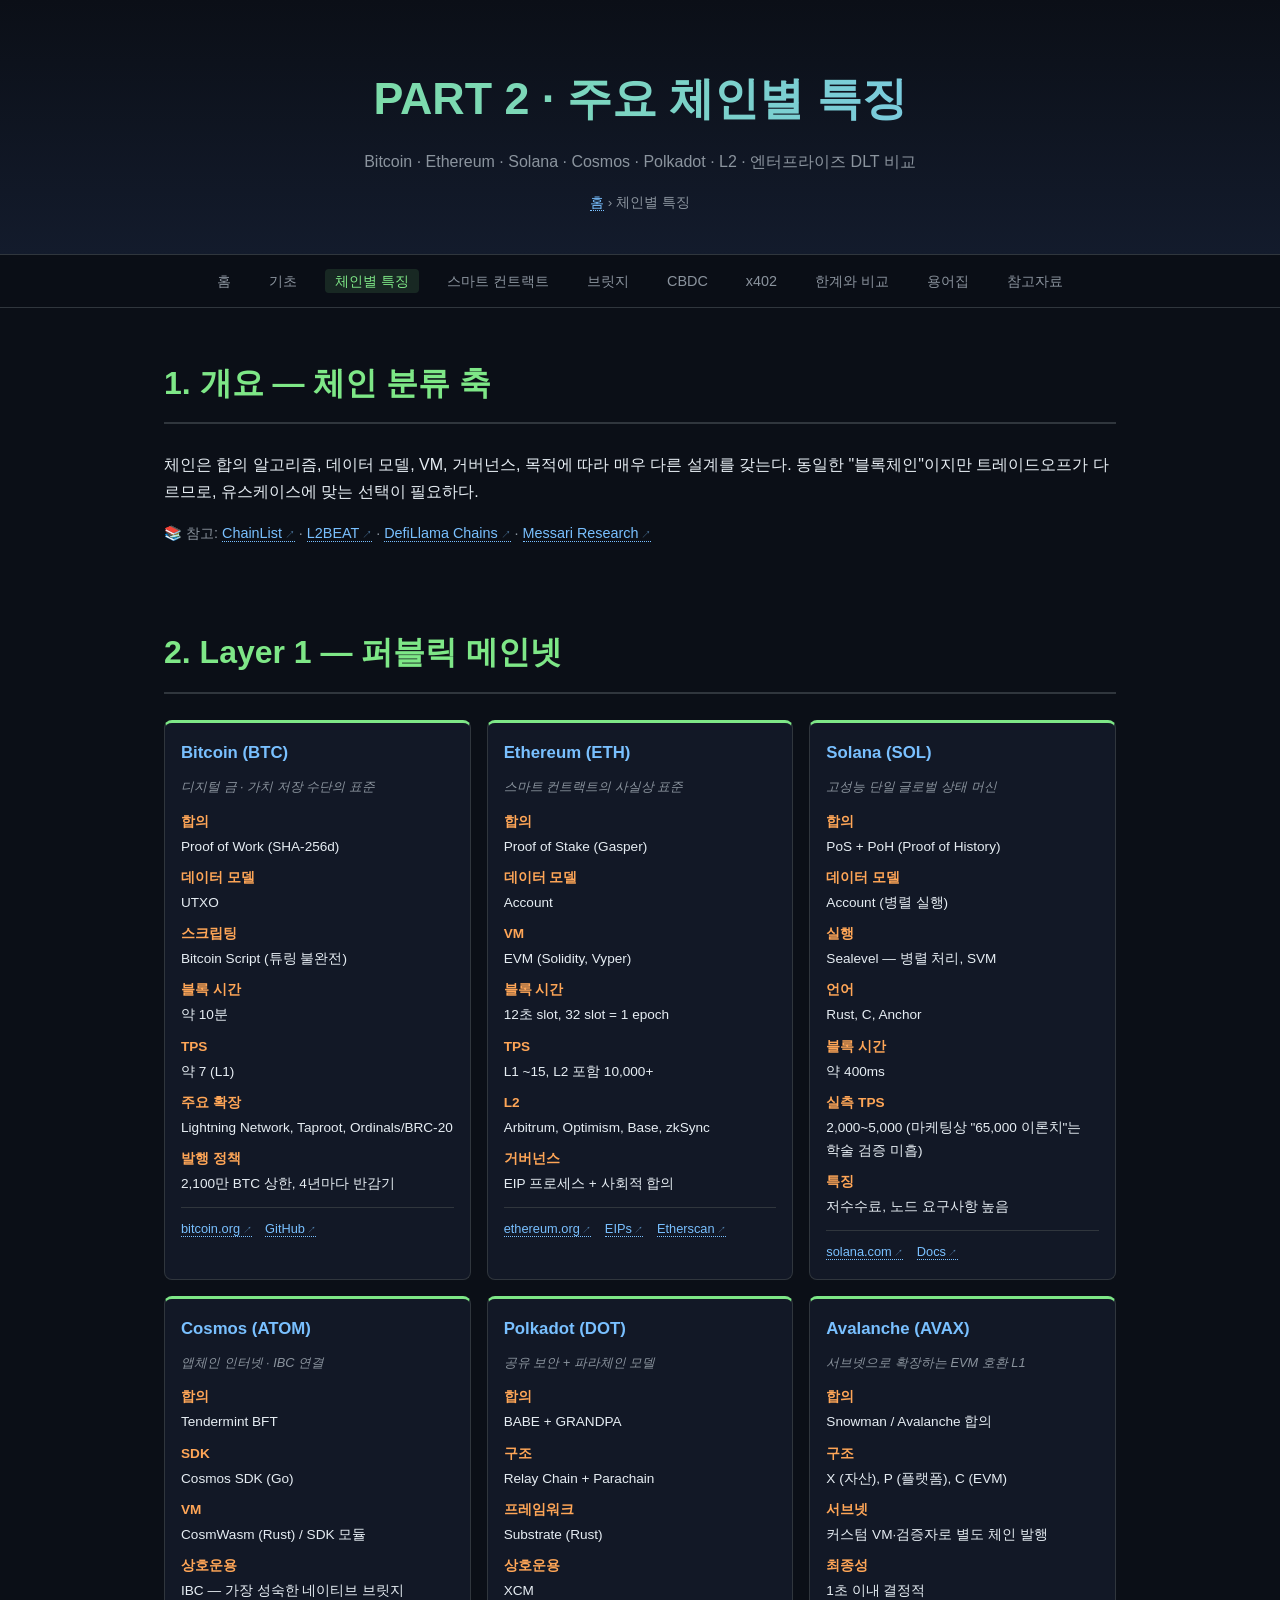
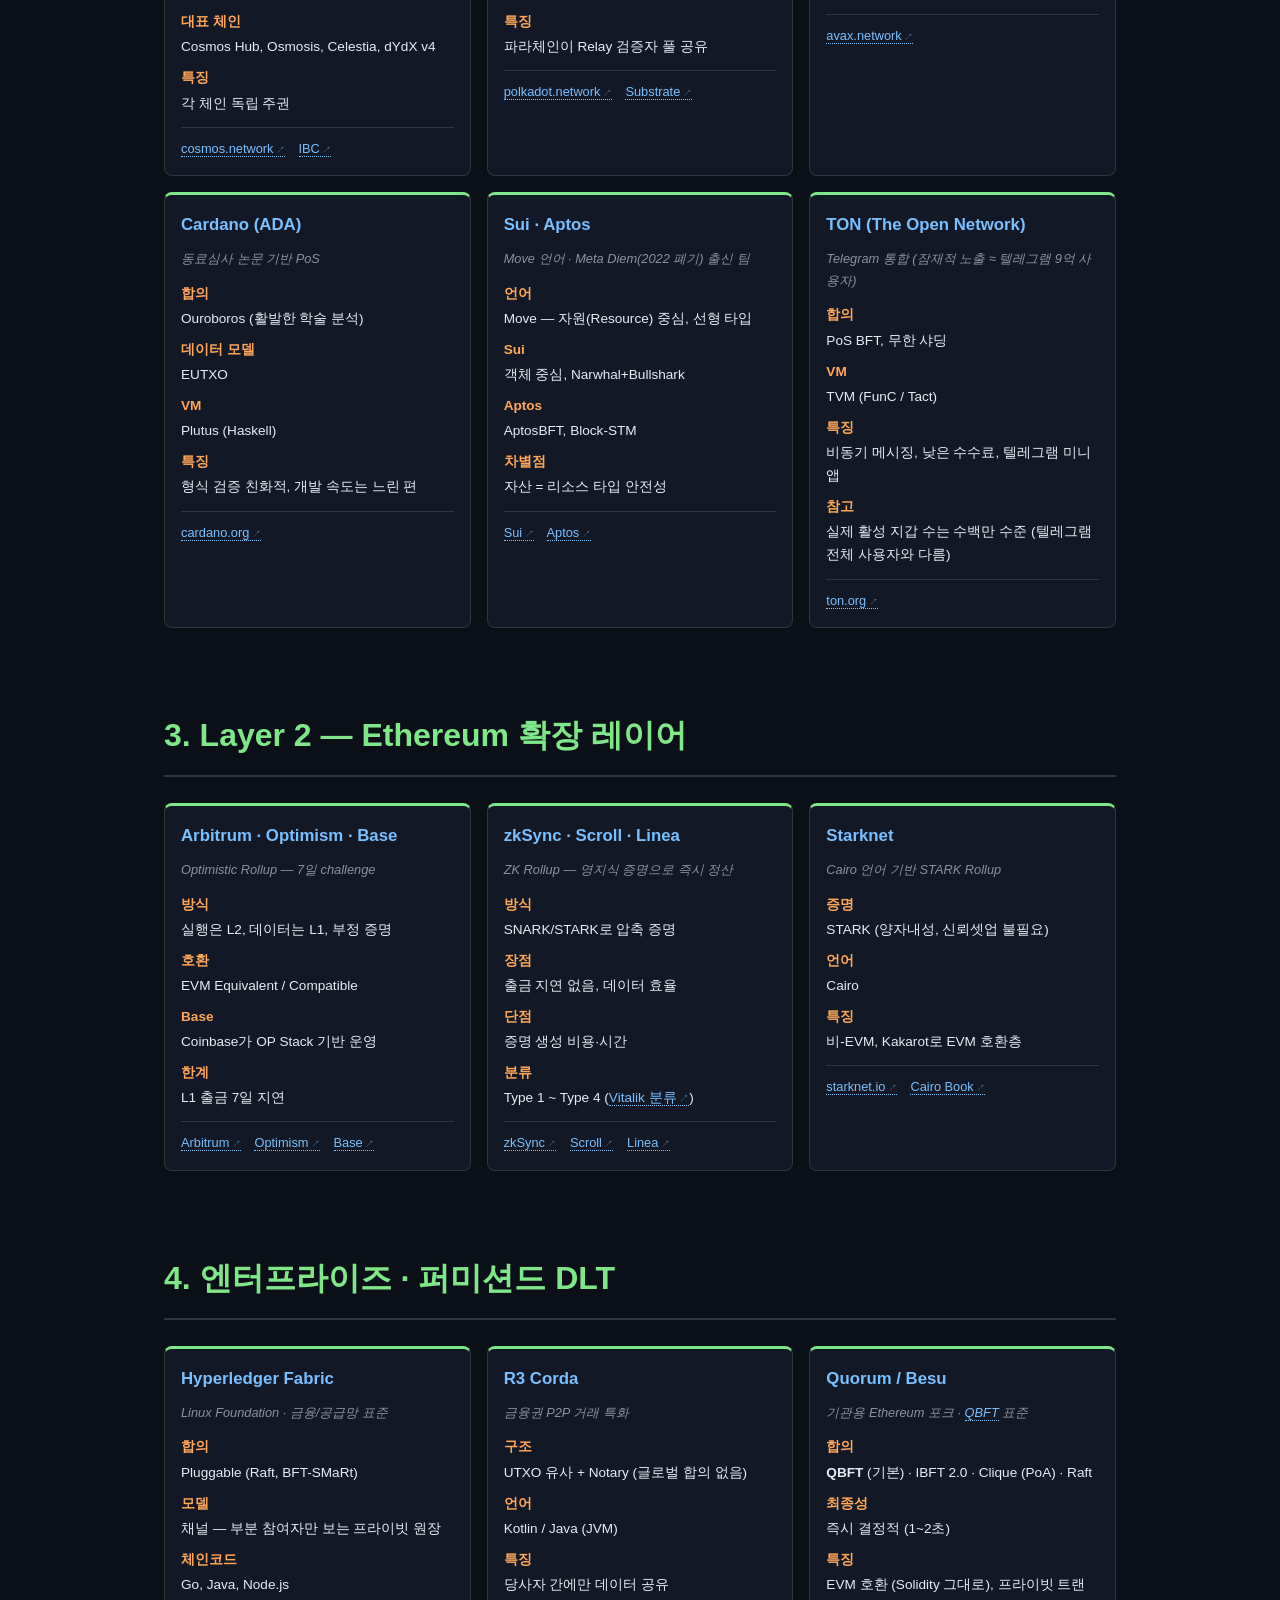
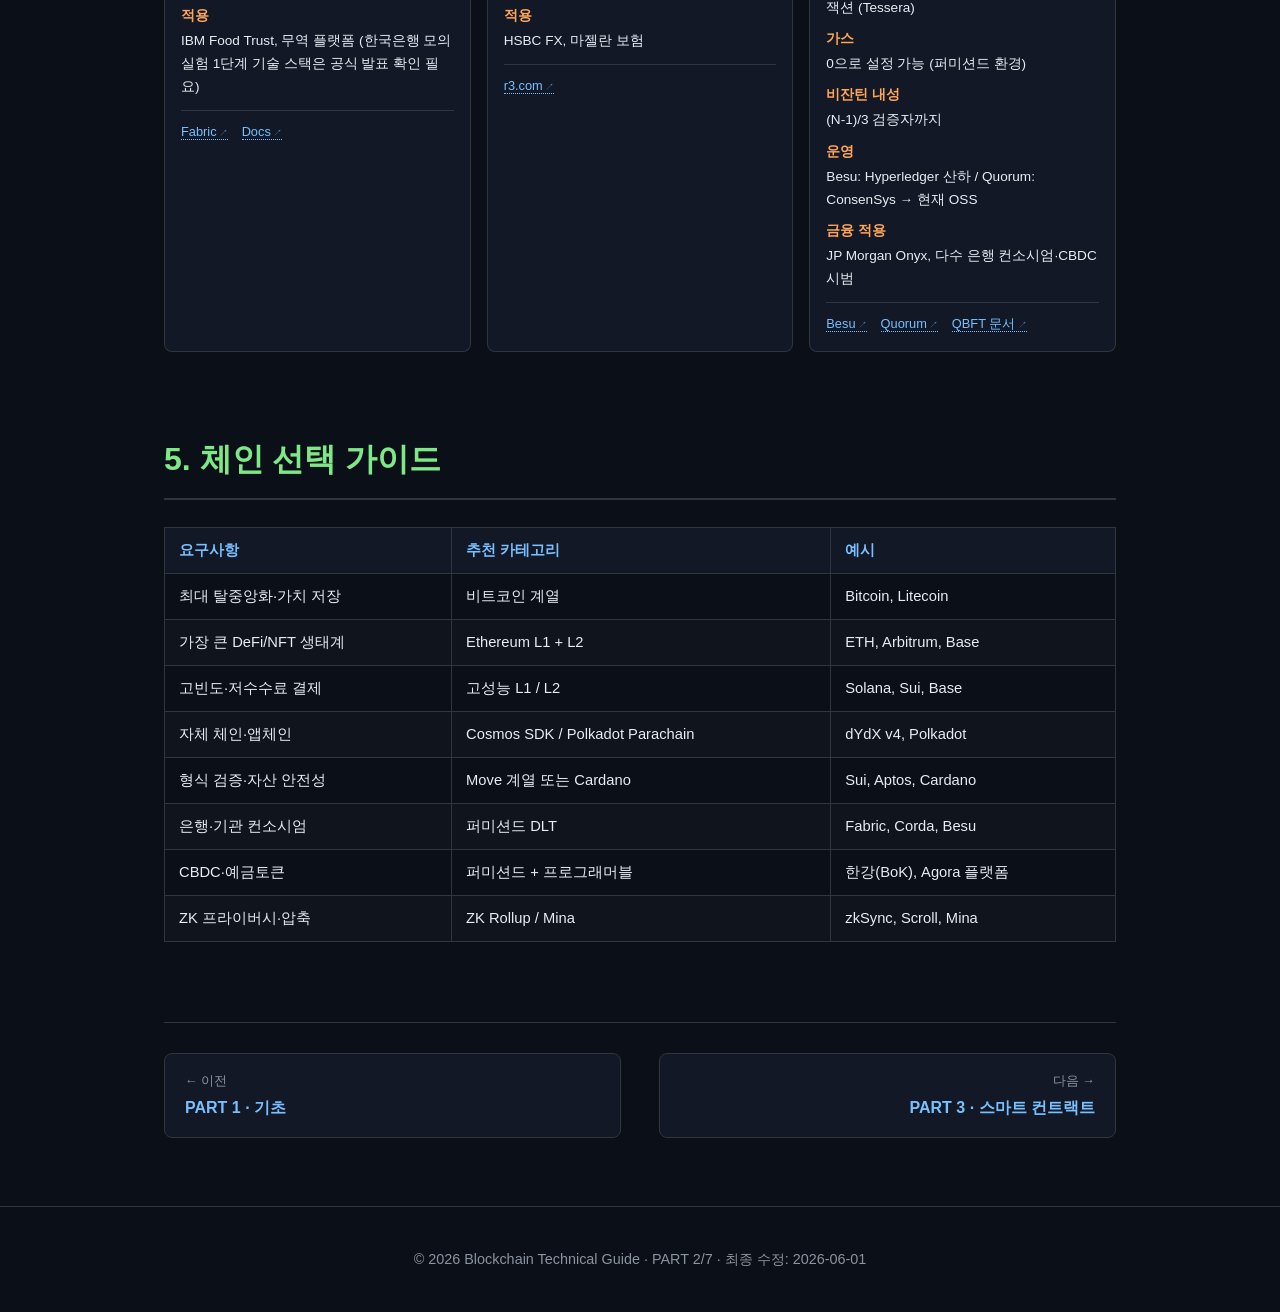
<file: chains.html>
<!DOCTYPE html>
<html lang="ko">
<head>
<meta charset="UTF-8" />
<meta name="viewport" content="width=device-width, initial-scale=1.0" />
<title>주요 체인별 특징 — 블록체인 가이드</title>
<link rel="stylesheet" href="style.css">
</head>
<body>

<header class="site">
  <h1>PART 2 · 주요 체인별 특징</h1>
  <p>Bitcoin · Ethereum · Solana · Cosmos · Polkadot · L2 · 엔터프라이즈 DLT 비교</p>
  <div class="breadcrumb"><a href="index.html">홈</a> › 체인별 특징</div>
</header>

<nav class="top">
  <ul>
    <li><a href="index.html">홈</a></li>
    <li><a href="basics.html">기초</a></li>
    <li><a href="chains.html" class="active">체인별 특징</a></li>
    <li><a href="contracts.html">스마트 컨트랙트</a></li>
    <li><a href="bridges.html">브릿지</a></li>
    <li><a href="cbdc.html">CBDC</a></li>
    <li><a href="x402.html">x402</a></li>
    <li><a href="limits.html">한계와 비교</a></li>
    <li><a href="glossary.html">용어집</a></li>
    <li><a href="references.html">참고자료</a></li>
  </ul>
</nav>

<main>

<section>
  <h2>1. 개요 — 체인 분류 축</h2>
  <p>
    체인은 합의 알고리즘, 데이터 모델, VM, 거버넌스, 목적에 따라 매우 다른 설계를 갖는다.
    동일한 "블록체인"이지만 트레이드오프가 다르므로, 유스케이스에 맞는 선택이 필요하다.
  </p>
  <p style="font-size:0.9rem; color:var(--fg-dim);">
    📚 참고:
    <a href="https://chainlist.org/">ChainList</a> ·
    <a href="https://l2beat.com/">L2BEAT</a> ·
    <a href="https://defillama.com/chains">DefiLlama Chains</a> ·
    <a href="https://messari.io/">Messari Research</a>
  </p>
</section>

<section>
  <h2>2. Layer 1 — 퍼블릭 메인넷</h2>
  <div class="chain-grid">
    <div class="chain-card">
      <h4>Bitcoin (BTC)</h4>
      <div class="tagline">디지털 금 · 가치 저장 수단의 표준</div>
      <dl>
        <dt>합의</dt><dd>Proof of Work (SHA-256d)</dd>
        <dt>데이터 모델</dt><dd>UTXO</dd>
        <dt>스크립팅</dt><dd>Bitcoin Script (튜링 불완전)</dd>
        <dt>블록 시간</dt><dd>약 10분</dd>
        <dt>TPS</dt><dd>약 7 (L1)</dd>
        <dt>주요 확장</dt><dd>Lightning Network, Taproot, Ordinals/BRC-20</dd>
        <dt>발행 정책</dt><dd>2,100만 BTC 상한, 4년마다 반감기</dd>
      </dl>
      <div class="links">
        <a href="https://bitcoin.org/">bitcoin.org</a>
        <a href="https://github.com/bitcoin/bitcoin">GitHub</a>
      </div>
    </div>

    <div class="chain-card">
      <h4>Ethereum (ETH)</h4>
      <div class="tagline">스마트 컨트랙트의 사실상 표준</div>
      <dl>
        <dt>합의</dt><dd>Proof of Stake (Gasper)</dd>
        <dt>데이터 모델</dt><dd>Account</dd>
        <dt>VM</dt><dd>EVM (Solidity, Vyper)</dd>
        <dt>블록 시간</dt><dd>12초 slot, 32 slot = 1 epoch</dd>
        <dt>TPS</dt><dd>L1 ~15, L2 포함 10,000+</dd>
        <dt>L2</dt><dd>Arbitrum, Optimism, Base, zkSync</dd>
        <dt>거버넌스</dt><dd>EIP 프로세스 + 사회적 합의</dd>
      </dl>
      <div class="links">
        <a href="https://ethereum.org/">ethereum.org</a>
        <a href="https://eips.ethereum.org/">EIPs</a>
        <a href="https://etherscan.io/">Etherscan</a>
      </div>
    </div>

    <div class="chain-card">
      <h4>Solana (SOL)</h4>
      <div class="tagline">고성능 단일 글로벌 상태 머신</div>
      <dl>
        <dt>합의</dt><dd>PoS + PoH (Proof of History)</dd>
        <dt>데이터 모델</dt><dd>Account (병렬 실행)</dd>
        <dt>실행</dt><dd>Sealevel — 병렬 처리, SVM</dd>
        <dt>언어</dt><dd>Rust, C, Anchor</dd>
        <dt>블록 시간</dt><dd>약 400ms</dd>
        <dt>실측 TPS</dt><dd>2,000~5,000 (마케팅상 "65,000 이론치"는 학술 검증 미흡)</dd>
        <dt>특징</dt><dd>저수수료, 노드 요구사항 높음</dd>
      </dl>
      <div class="links">
        <a href="https://solana.com/">solana.com</a>
        <a href="https://docs.solana.com/">Docs</a>
      </div>
    </div>

    <div class="chain-card">
      <h4>Cosmos (ATOM)</h4>
      <div class="tagline">앱체인 인터넷 · IBC 연결</div>
      <dl>
        <dt>합의</dt><dd>Tendermint BFT</dd>
        <dt>SDK</dt><dd>Cosmos SDK (Go)</dd>
        <dt>VM</dt><dd>CosmWasm (Rust) / SDK 모듈</dd>
        <dt>상호운용</dt><dd>IBC — 가장 성숙한 네이티브 브릿지</dd>
        <dt>대표 체인</dt><dd>Cosmos Hub, Osmosis, Celestia, dYdX v4</dd>
        <dt>특징</dt><dd>각 체인 독립 주권</dd>
      </dl>
      <div class="links">
        <a href="https://cosmos.network/">cosmos.network</a>
        <a href="https://www.ibcprotocol.dev/">IBC</a>
      </div>
    </div>

    <div class="chain-card">
      <h4>Polkadot (DOT)</h4>
      <div class="tagline">공유 보안 + 파라체인 모델</div>
      <dl>
        <dt>합의</dt><dd>BABE + GRANDPA</dd>
        <dt>구조</dt><dd>Relay Chain + Parachain</dd>
        <dt>프레임워크</dt><dd>Substrate (Rust)</dd>
        <dt>상호운용</dt><dd>XCM</dd>
        <dt>특징</dt><dd>파라체인이 Relay 검증자 풀 공유</dd>
      </dl>
      <div class="links">
        <a href="https://polkadot.network/">polkadot.network</a>
        <a href="https://substrate.io/">Substrate</a>
      </div>
    </div>

    <div class="chain-card">
      <h4>Avalanche (AVAX)</h4>
      <div class="tagline">서브넷으로 확장하는 EVM 호환 L1</div>
      <dl>
        <dt>합의</dt><dd>Snowman / Avalanche 합의</dd>
        <dt>구조</dt><dd>X (자산), P (플랫폼), C (EVM)</dd>
        <dt>서브넷</dt><dd>커스텀 VM·검증자로 별도 체인 발행</dd>
        <dt>최종성</dt><dd>1초 이내 결정적</dd>
      </dl>
      <div class="links">
        <a href="https://www.avax.network/">avax.network</a>
      </div>
    </div>

    <div class="chain-card">
      <h4>Cardano (ADA)</h4>
      <div class="tagline">동료심사 논문 기반 PoS</div>
      <dl>
        <dt>합의</dt><dd>Ouroboros (활발한 학술 분석)</dd>
        <dt>데이터 모델</dt><dd>EUTXO</dd>
        <dt>VM</dt><dd>Plutus (Haskell)</dd>
        <dt>특징</dt><dd>형식 검증 친화적, 개발 속도는 느린 편</dd>
      </dl>
      <div class="links">
        <a href="https://cardano.org/">cardano.org</a>
      </div>
    </div>

    <div class="chain-card">
      <h4>Sui · Aptos</h4>
      <div class="tagline">Move 언어 · Meta Diem(2022 폐기) 출신 팀</div>
      <dl>
        <dt>언어</dt><dd>Move — 자원(Resource) 중심, 선형 타입</dd>
        <dt>Sui</dt><dd>객체 중심, Narwhal+Bullshark</dd>
        <dt>Aptos</dt><dd>AptosBFT, Block-STM</dd>
        <dt>차별점</dt><dd>자산 = 리소스 타입 안전성</dd>
      </dl>
      <div class="links">
        <a href="https://sui.io/">Sui</a>
        <a href="https://aptosfoundation.org/">Aptos</a>
      </div>
    </div>

    <div class="chain-card">
      <h4>TON (The Open Network)</h4>
      <div class="tagline">Telegram 통합 (잠재적 노출 ≈ 텔레그램 9억 사용자)</div>
      <dl>
        <dt>합의</dt><dd>PoS BFT, 무한 샤딩</dd>
        <dt>VM</dt><dd>TVM (FunC / Tact)</dd>
        <dt>특징</dt><dd>비동기 메시징, 낮은 수수료, 텔레그램 미니앱</dd>
        <dt>참고</dt><dd>실제 활성 지갑 수는 수백만 수준 (텔레그램 전체 사용자와 다름)</dd>
      </dl>
      <div class="links">
        <a href="https://ton.org/">ton.org</a>
      </div>
    </div>
  </div>
</section>

<section>
  <h2>3. Layer 2 — Ethereum 확장 레이어</h2>
  <div class="chain-grid">
    <div class="chain-card">
      <h4>Arbitrum · Optimism · Base</h4>
      <div class="tagline">Optimistic Rollup — 7일 challenge</div>
      <dl>
        <dt>방식</dt><dd>실행은 L2, 데이터는 L1, 부정 증명</dd>
        <dt>호환</dt><dd>EVM Equivalent / Compatible</dd>
        <dt>Base</dt><dd>Coinbase가 OP Stack 기반 운영</dd>
        <dt>한계</dt><dd>L1 출금 7일 지연</dd>
      </dl>
      <div class="links">
        <a href="https://arbitrum.io/">Arbitrum</a>
        <a href="https://www.optimism.io/">Optimism</a>
        <a href="https://base.org/">Base</a>
      </div>
    </div>

    <div class="chain-card">
      <h4>zkSync · Scroll · Linea</h4>
      <div class="tagline">ZK Rollup — 영지식 증명으로 즉시 정산</div>
      <dl>
        <dt>방식</dt><dd>SNARK/STARK로 압축 증명</dd>
        <dt>장점</dt><dd>출금 지연 없음, 데이터 효율</dd>
        <dt>단점</dt><dd>증명 생성 비용·시간</dd>
        <dt>분류</dt><dd>Type 1 ~ Type 4 (<a href="https://vitalik.eth.limo/general/2022/08/04/zkevm.html">Vitalik 분류</a>)</dd>
      </dl>
      <div class="links">
        <a href="https://zksync.io/">zkSync</a>
        <a href="https://scroll.io/">Scroll</a>
        <a href="https://linea.build/">Linea</a>
      </div>
    </div>

    <div class="chain-card">
      <h4>Starknet</h4>
      <div class="tagline">Cairo 언어 기반 STARK Rollup</div>
      <dl>
        <dt>증명</dt><dd>STARK (양자내성, 신뢰셋업 불필요)</dd>
        <dt>언어</dt><dd>Cairo</dd>
        <dt>특징</dt><dd>비-EVM, Kakarot로 EVM 호환층</dd>
      </dl>
      <div class="links">
        <a href="https://www.starknet.io/">starknet.io</a>
        <a href="https://book.cairo-lang.org/">Cairo Book</a>
      </div>
    </div>
  </div>
</section>

<section>
  <h2>4. 엔터프라이즈 · 퍼미션드 DLT</h2>
  <div class="chain-grid">
    <div class="chain-card">
      <h4>Hyperledger Fabric</h4>
      <div class="tagline">Linux Foundation · 금융/공급망 표준</div>
      <dl>
        <dt>합의</dt><dd>Pluggable (Raft, BFT-SMaRt)</dd>
        <dt>모델</dt><dd>채널 — 부분 참여자만 보는 프라이빗 원장</dd>
        <dt>체인코드</dt><dd>Go, Java, Node.js</dd>
        <dt>적용</dt><dd>IBM Food Trust, 무역 플랫폼 (한국은행 모의실험 1단계 기술 스택은 공식 발표 확인 필요)</dd>
      </dl>
      <div class="links">
        <a href="https://www.hyperledger.org/projects/fabric">Fabric</a>
        <a href="https://hyperledger-fabric.readthedocs.io/">Docs</a>
      </div>
    </div>

    <div class="chain-card">
      <h4>R3 Corda</h4>
      <div class="tagline">금융권 P2P 거래 특화</div>
      <dl>
        <dt>구조</dt><dd>UTXO 유사 + Notary (글로벌 합의 없음)</dd>
        <dt>언어</dt><dd>Kotlin / Java (JVM)</dd>
        <dt>특징</dt><dd>당사자 간에만 데이터 공유</dd>
        <dt>적용</dt><dd>HSBC FX, 마젤란 보험</dd>
      </dl>
      <div class="links">
        <a href="https://www.r3.com/">r3.com</a>
      </div>
    </div>

    <div class="chain-card">
      <h4>Quorum / Besu</h4>
      <div class="tagline">기관용 Ethereum 포크 · <a href="basics.html#types">QBFT</a> 표준</div>
      <dl>
        <dt>합의</dt><dd><strong>QBFT</strong> (기본) · IBFT 2.0 · Clique (PoA) · Raft</dd>
        <dt>최종성</dt><dd>즉시 결정적 (1~2초)</dd>
        <dt>특징</dt><dd>EVM 호환 (Solidity 그대로), 프라이빗 트랜잭션 (Tessera)</dd>
        <dt>가스</dt><dd>0으로 설정 가능 (퍼미션드 환경)</dd>
        <dt>비잔틴 내성</dt><dd>(N-1)/3 검증자까지</dd>
        <dt>운영</dt><dd>Besu: Hyperledger 산하 / Quorum: ConsenSys → 현재 OSS</dd>
        <dt>금융 적용</dt><dd>JP Morgan Onyx, 다수 은행 컨소시엄·CBDC 시범</dd>
      </dl>
      <div class="links">
        <a href="https://www.hyperledger.org/projects/besu">Besu</a>
        <a href="https://docs.goquorum.consensys.io/">Quorum</a>
        <a href="https://besu.hyperledger.org/private-networks/how-to/configure/consensus/qbft">QBFT 문서</a>
      </div>
    </div>
  </div>
</section>

<section>
  <h2>5. 체인 선택 가이드</h2>
  <table>
    <thead>
      <tr><th>요구사항</th><th>추천 카테고리</th><th>예시</th></tr>
    </thead>
    <tbody>
      <tr><td>최대 탈중앙화·가치 저장</td><td>비트코인 계열</td><td>Bitcoin, Litecoin</td></tr>
      <tr><td>가장 큰 DeFi/NFT 생태계</td><td>Ethereum L1 + L2</td><td>ETH, Arbitrum, Base</td></tr>
      <tr><td>고빈도·저수수료 결제</td><td>고성능 L1 / L2</td><td>Solana, Sui, Base</td></tr>
      <tr><td>자체 체인·앱체인</td><td>Cosmos SDK / Polkadot Parachain</td><td>dYdX v4, Polkadot</td></tr>
      <tr><td>형식 검증·자산 안전성</td><td>Move 계열 또는 Cardano</td><td>Sui, Aptos, Cardano</td></tr>
      <tr><td>은행·기관 컨소시엄</td><td>퍼미션드 DLT</td><td>Fabric, Corda, Besu</td></tr>
      <tr><td>CBDC·예금토큰</td><td>퍼미션드 + 프로그래머블</td><td>한강(BoK), Agora 플랫폼</td></tr>
      <tr><td>ZK 프라이버시·압축</td><td>ZK Rollup / Mina</td><td>zkSync, Scroll, Mina</td></tr>
    </tbody>
  </table>
</section>

<div class="page-nav">
  <a class="prev" href="basics.html">
    <div class="dir">← 이전</div>
    <div class="ttl">PART 1 · 기초</div>
  </a>
  <a class="next" href="contracts.html">
    <div class="dir">다음 →</div>
    <div class="ttl">PART 3 · 스마트 컨트랙트</div>
  </a>
</div>

</main>

<footer>© 2026 Blockchain Technical Guide · PART 2/7 · 최종 수정: 2026-06-01</footer>

</body>
</html>
</file>
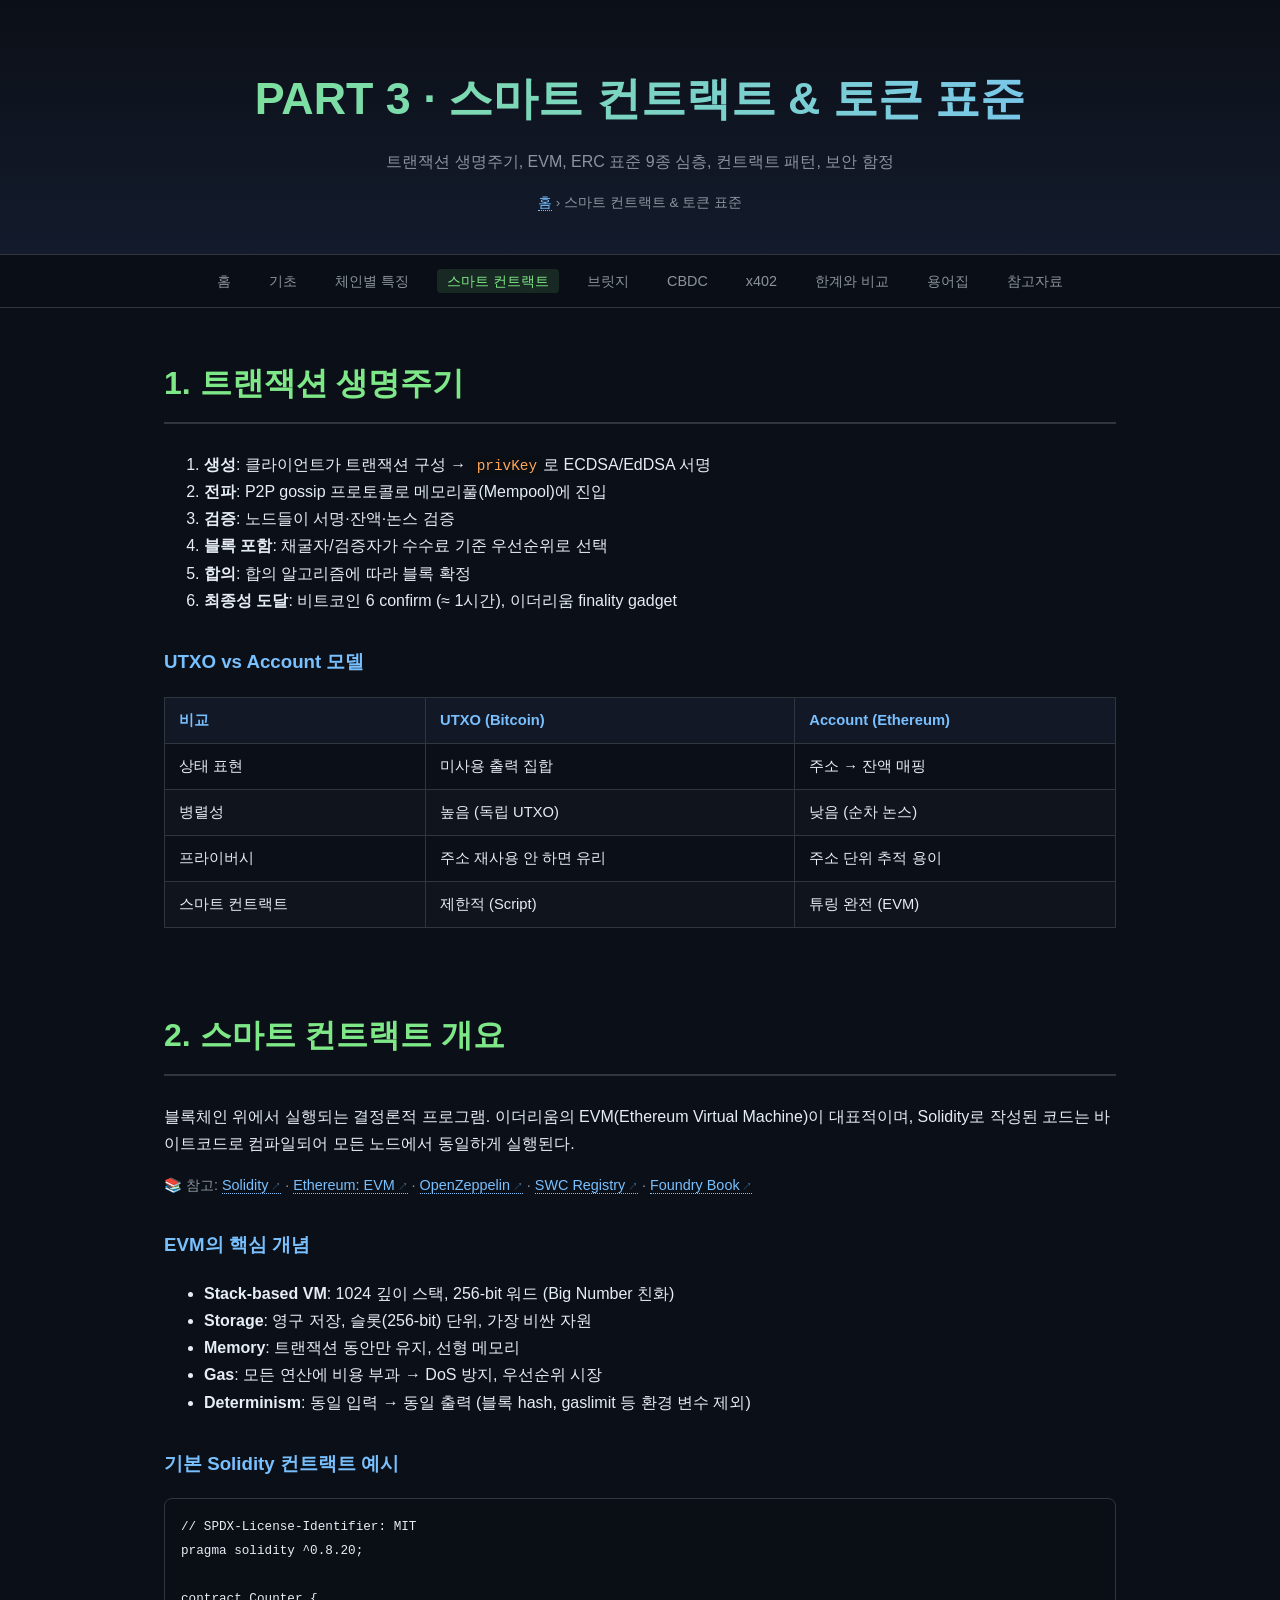
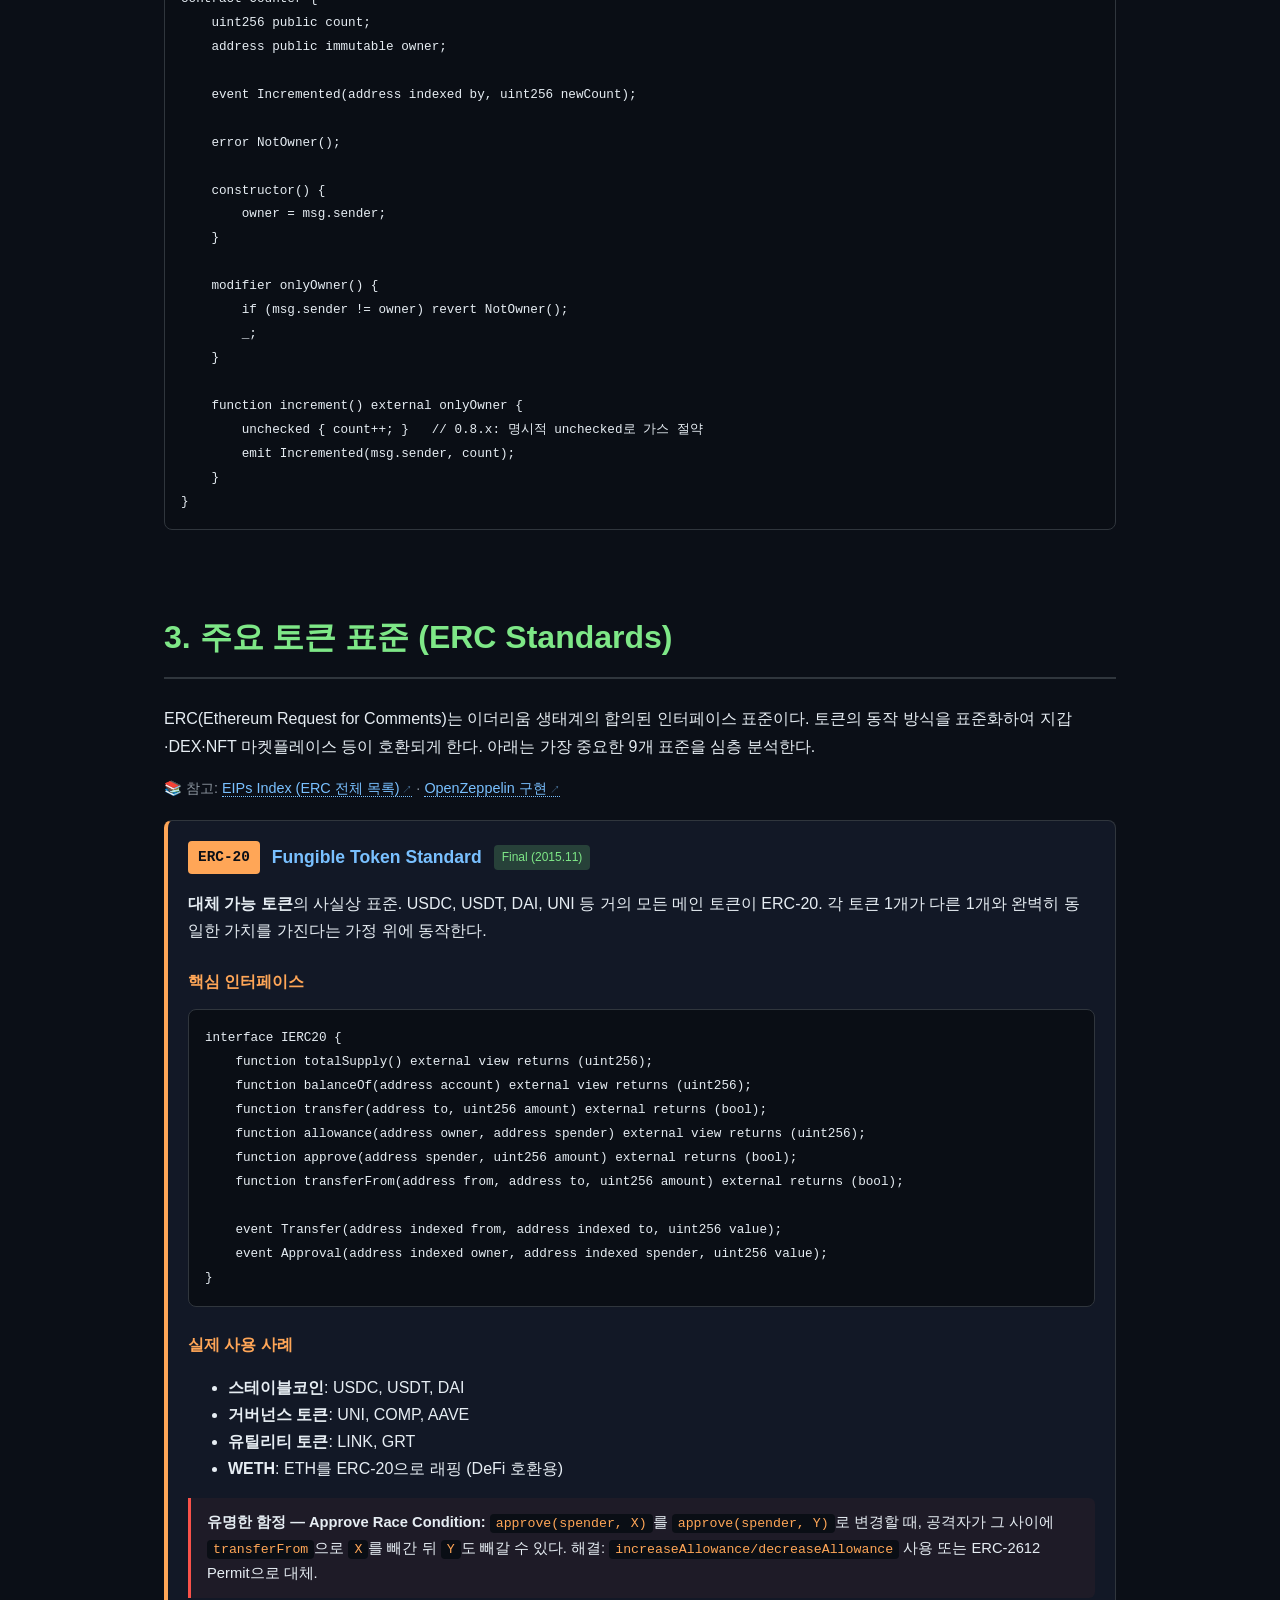
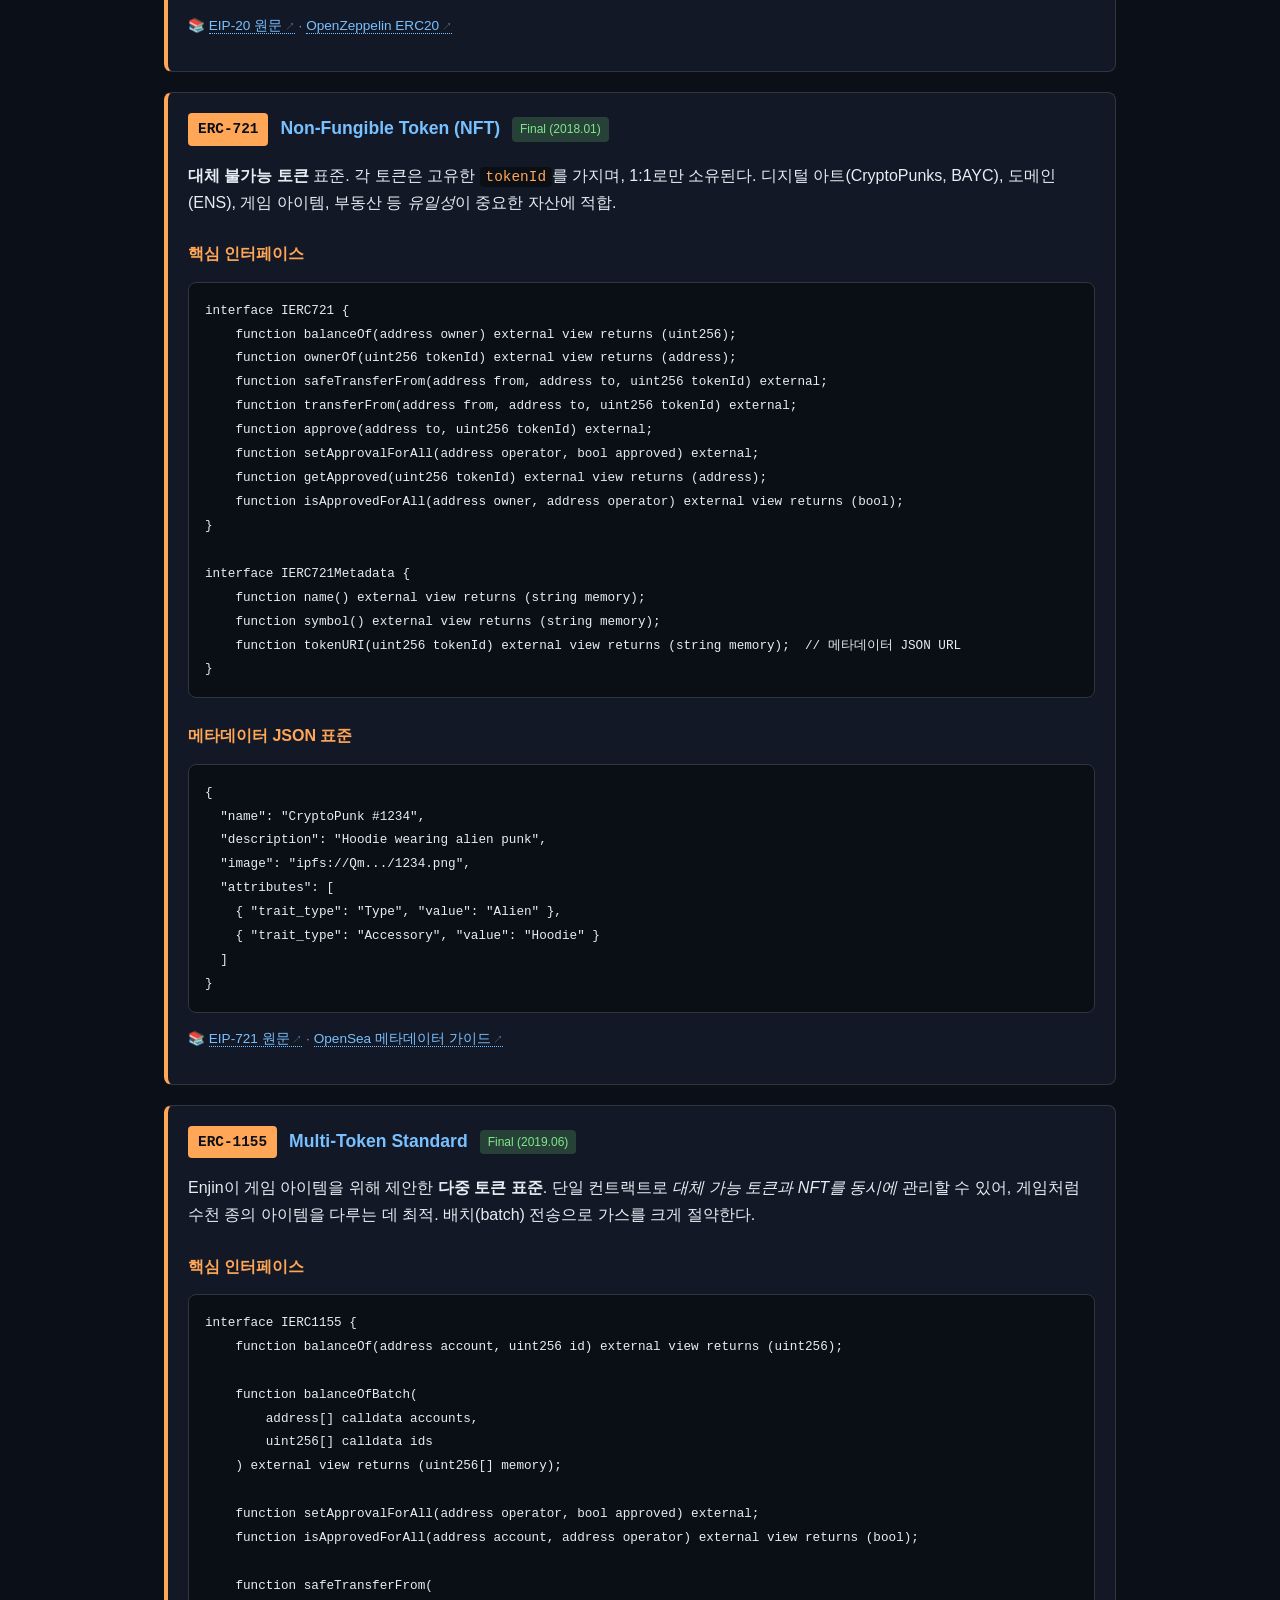
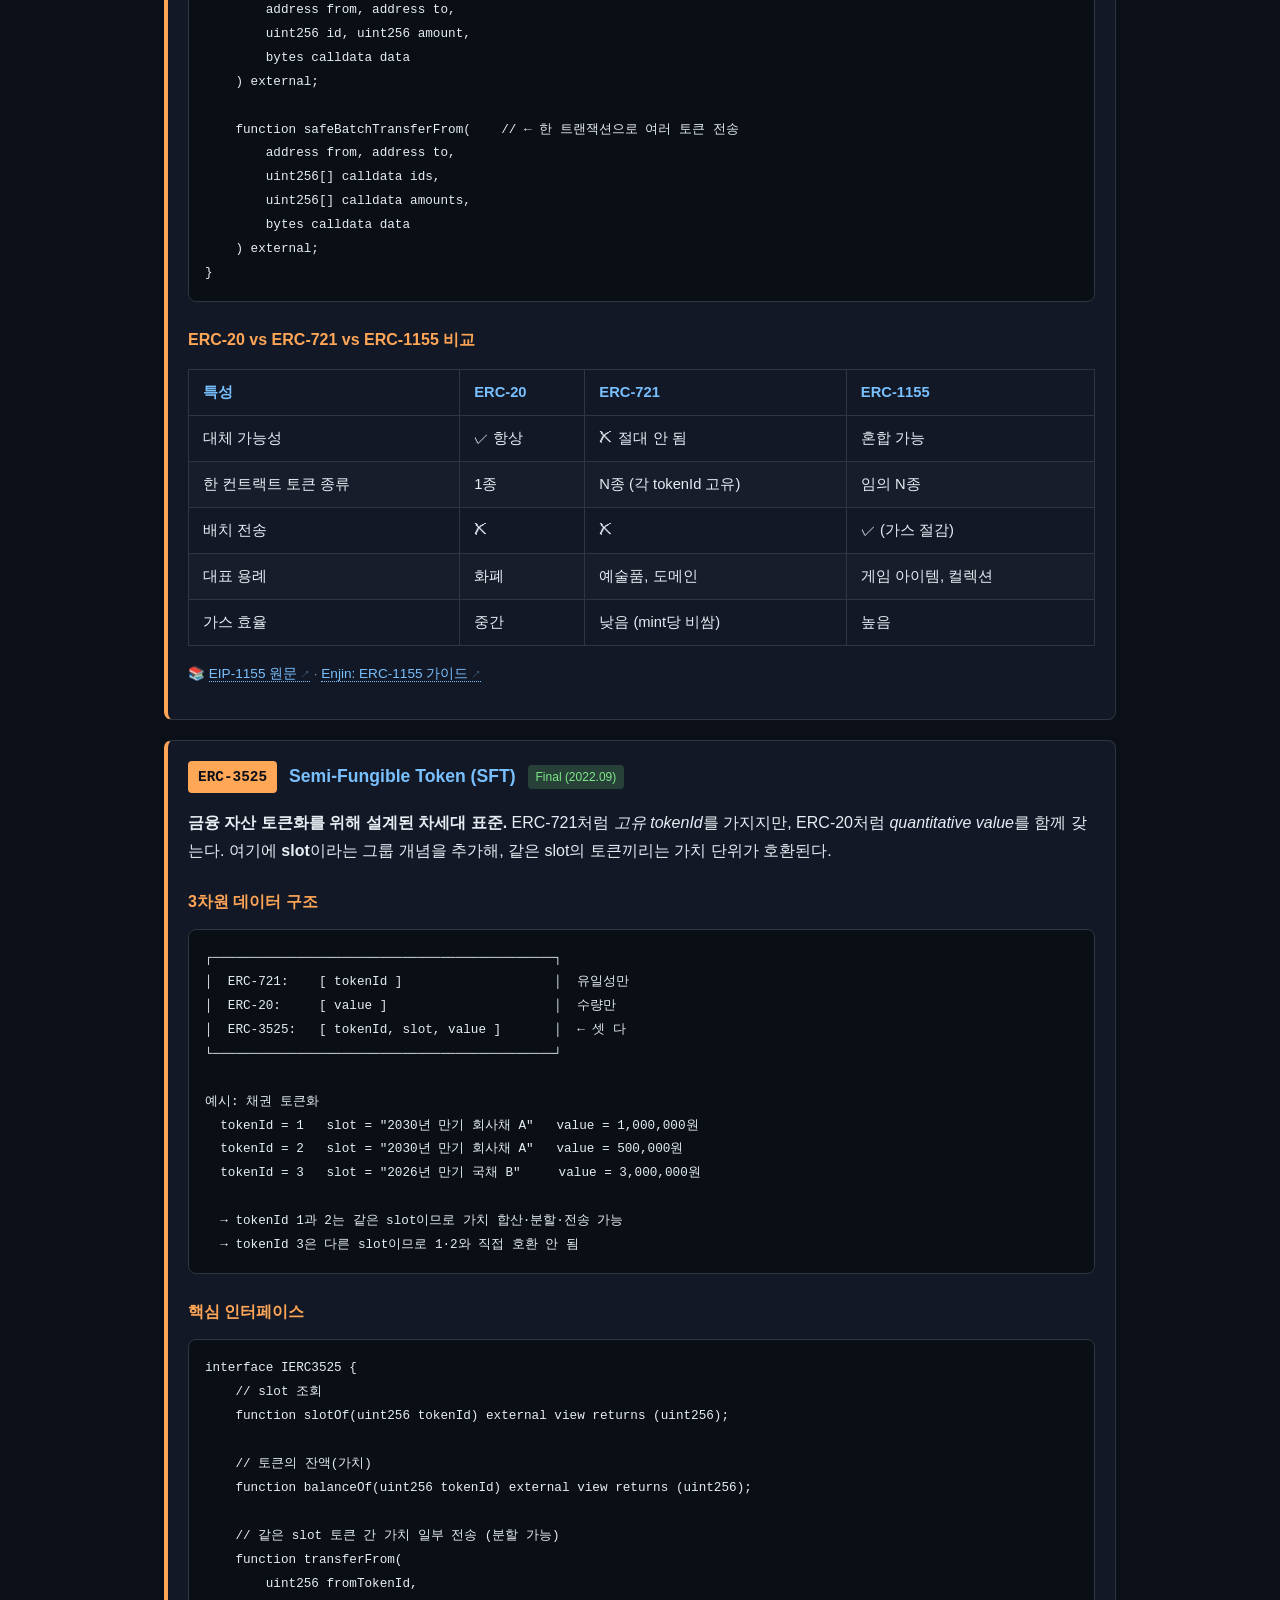
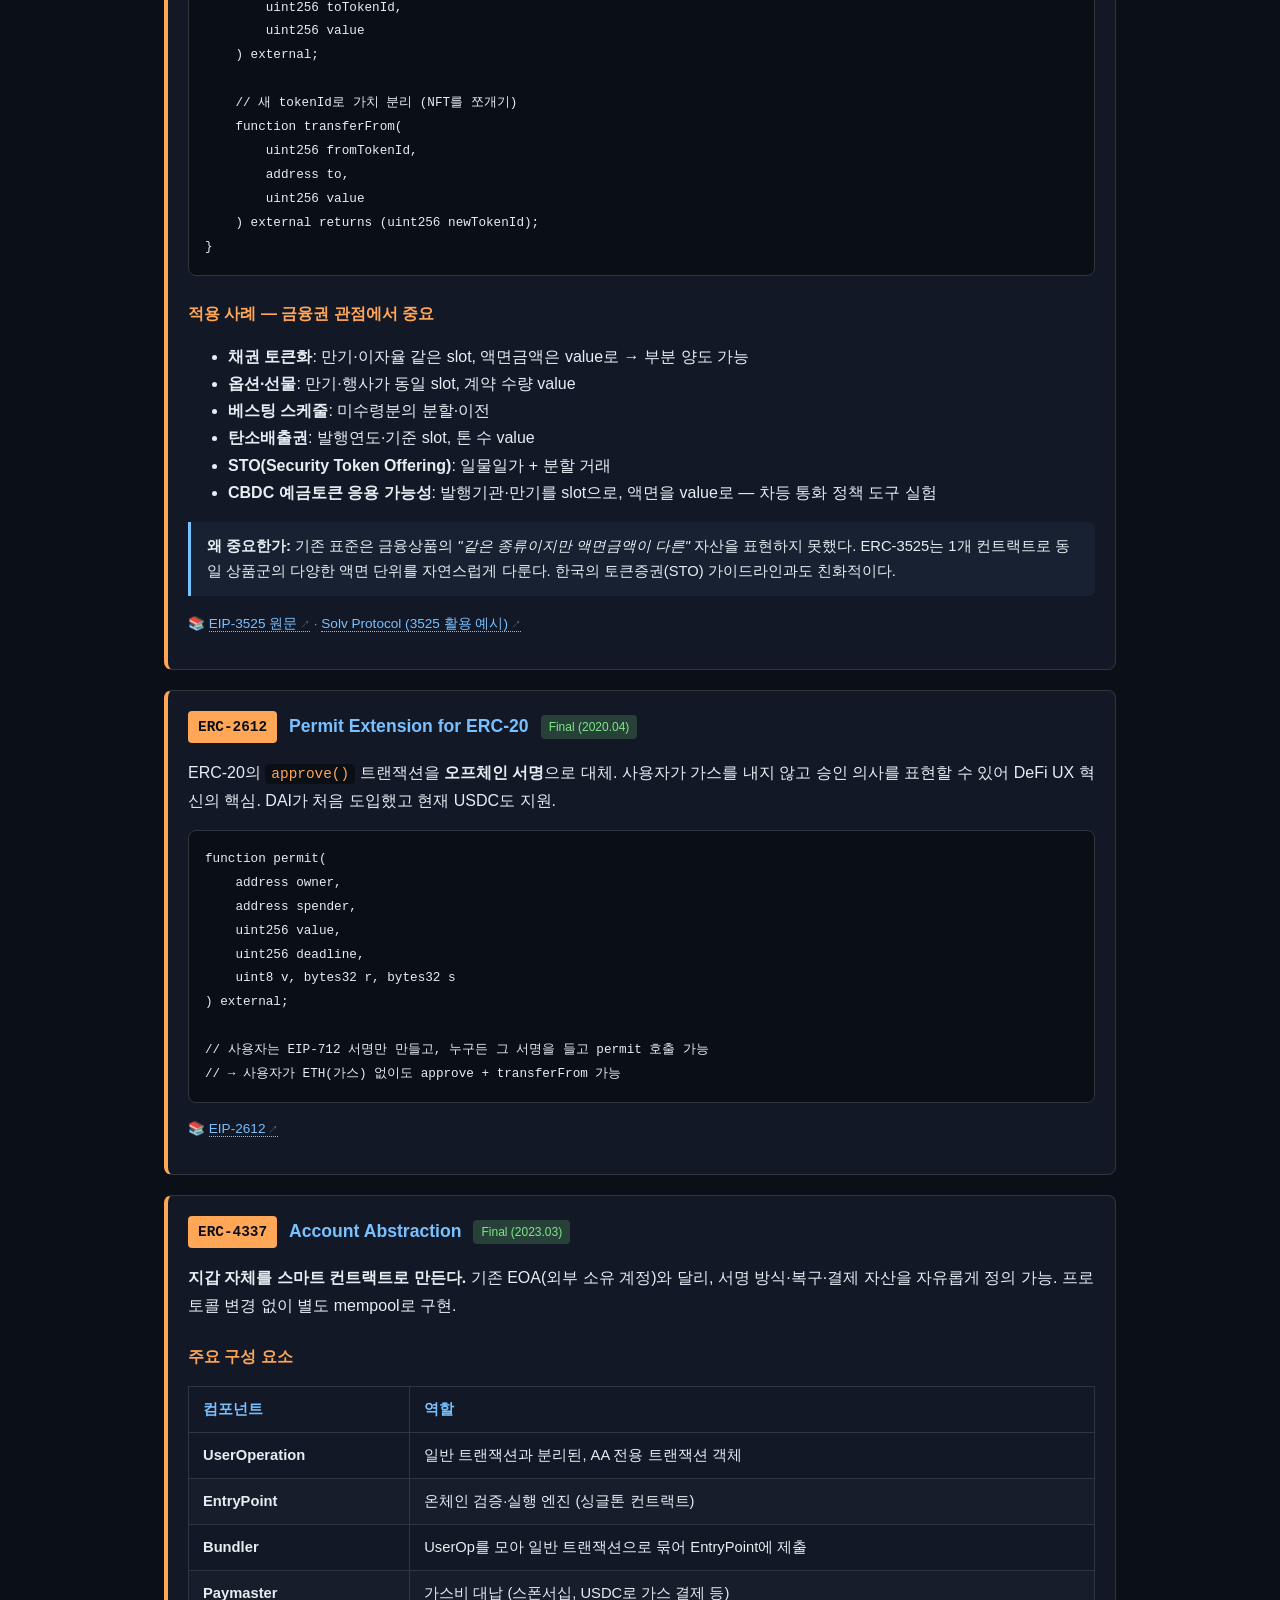
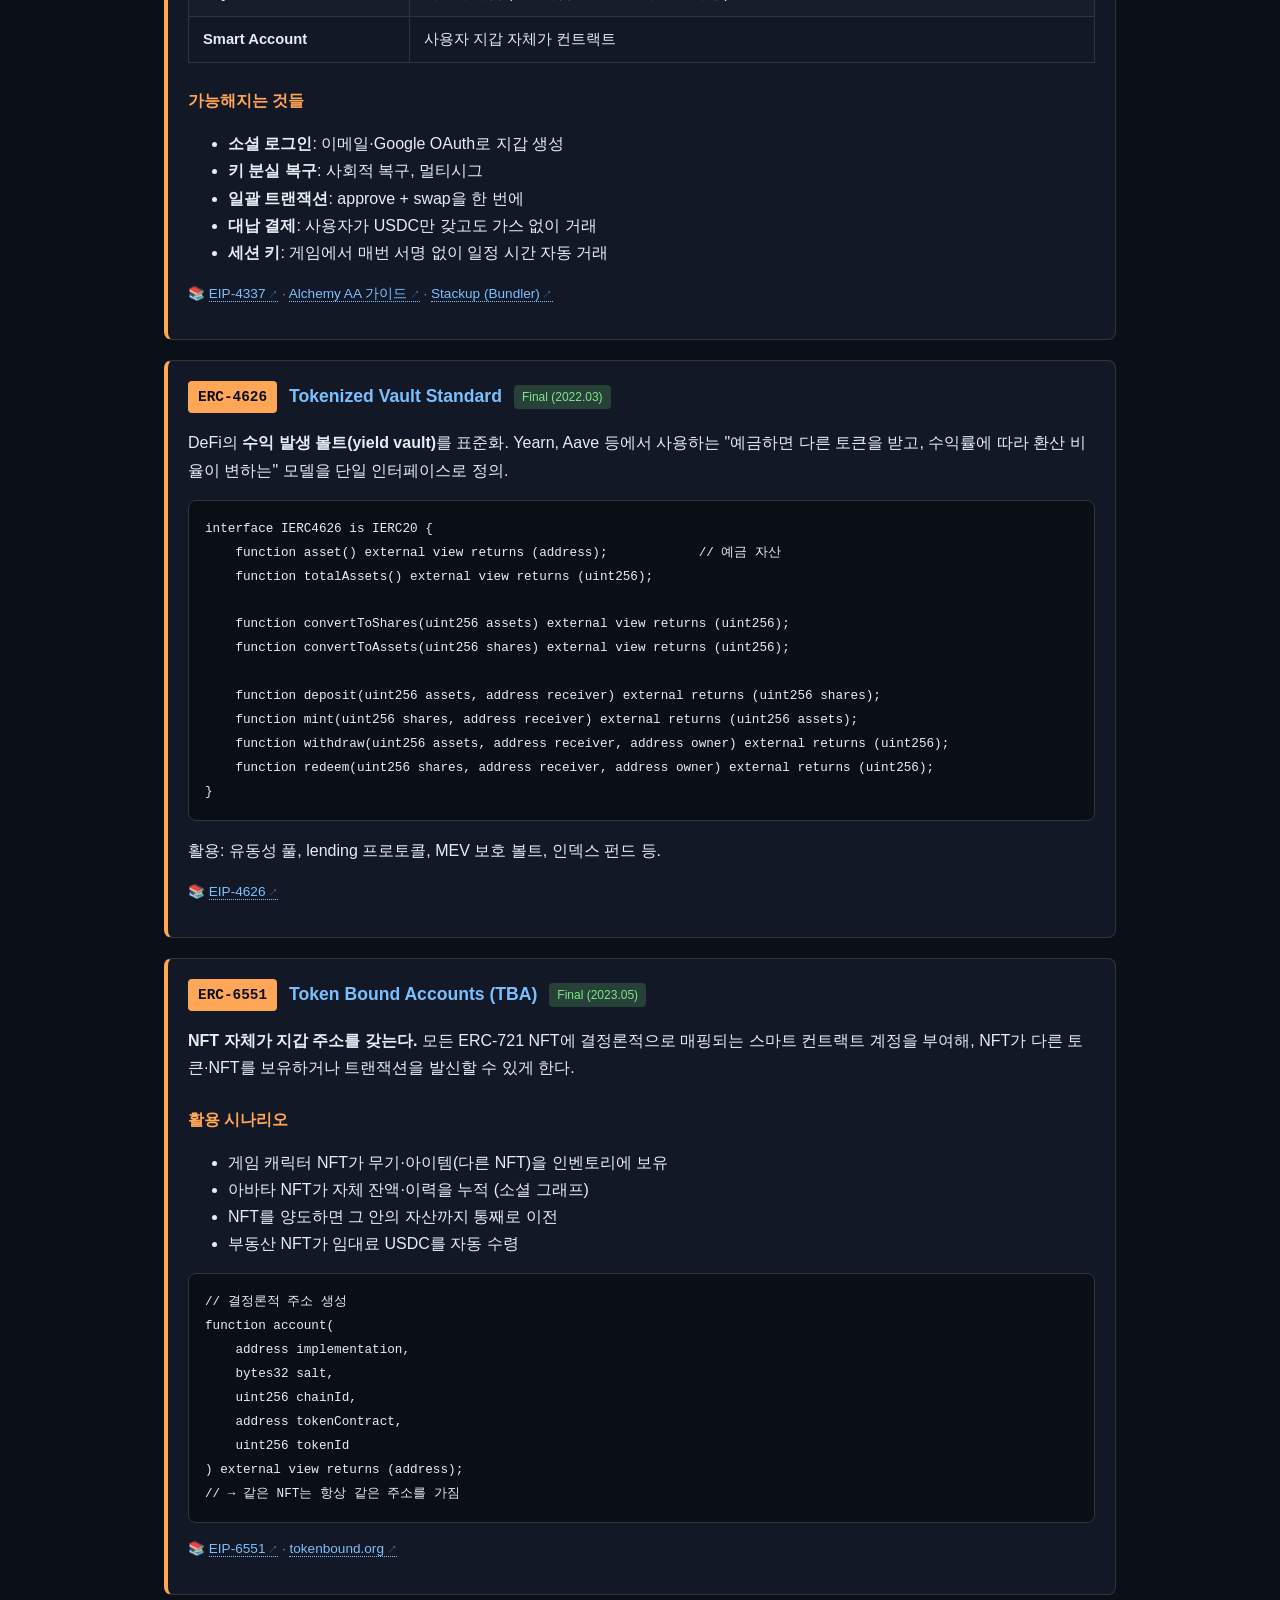
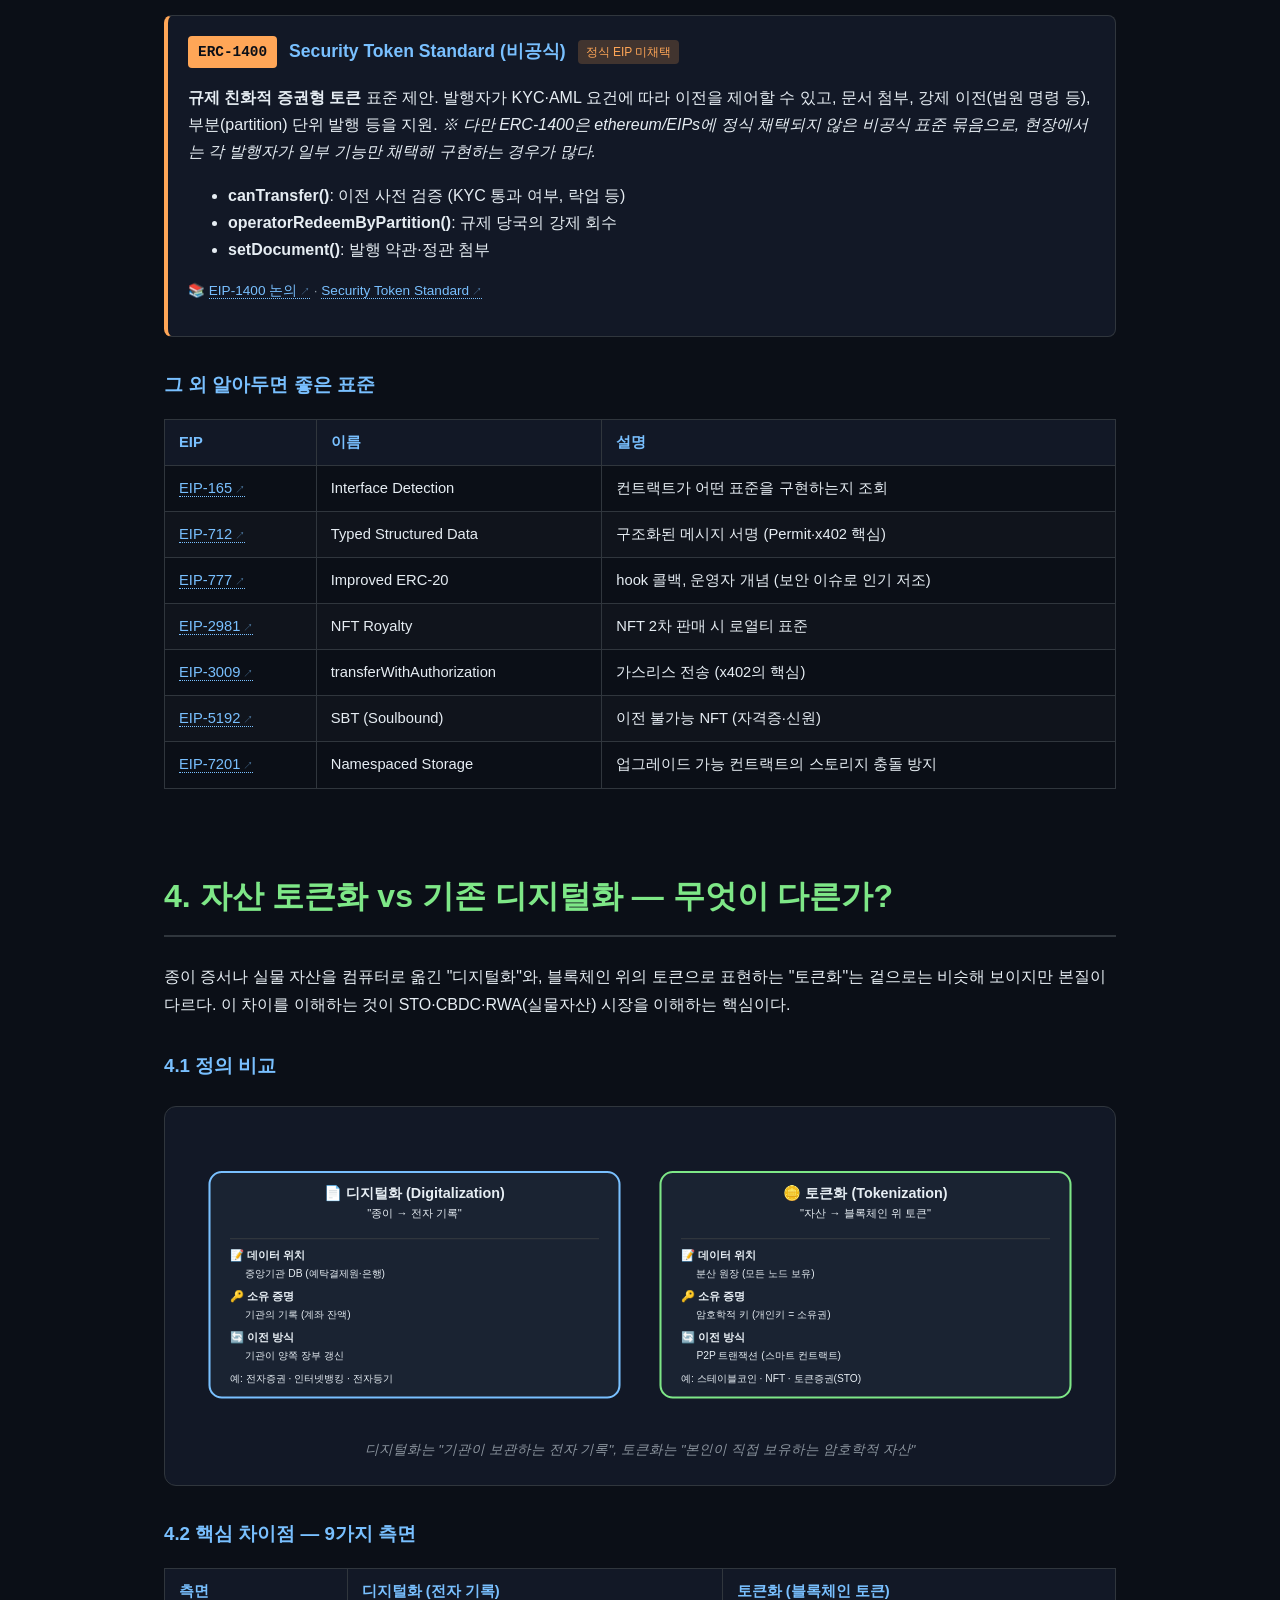
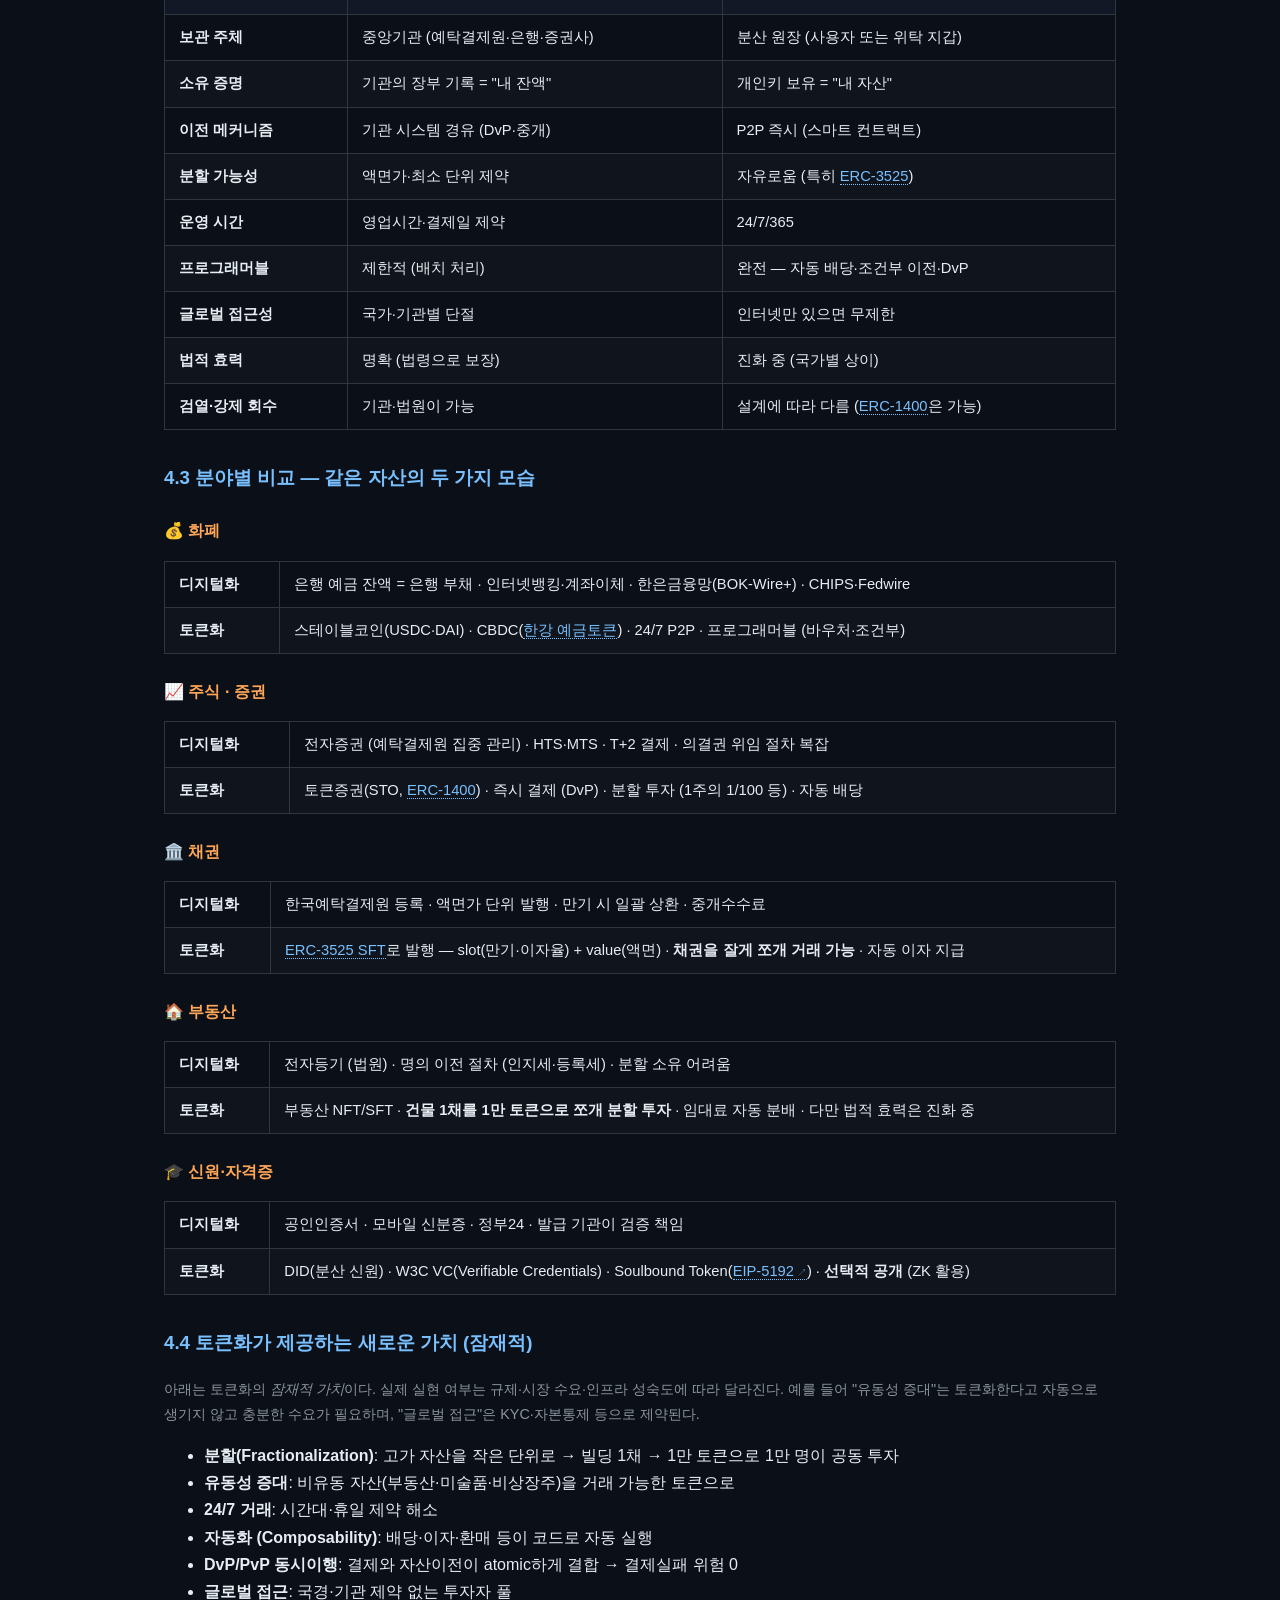
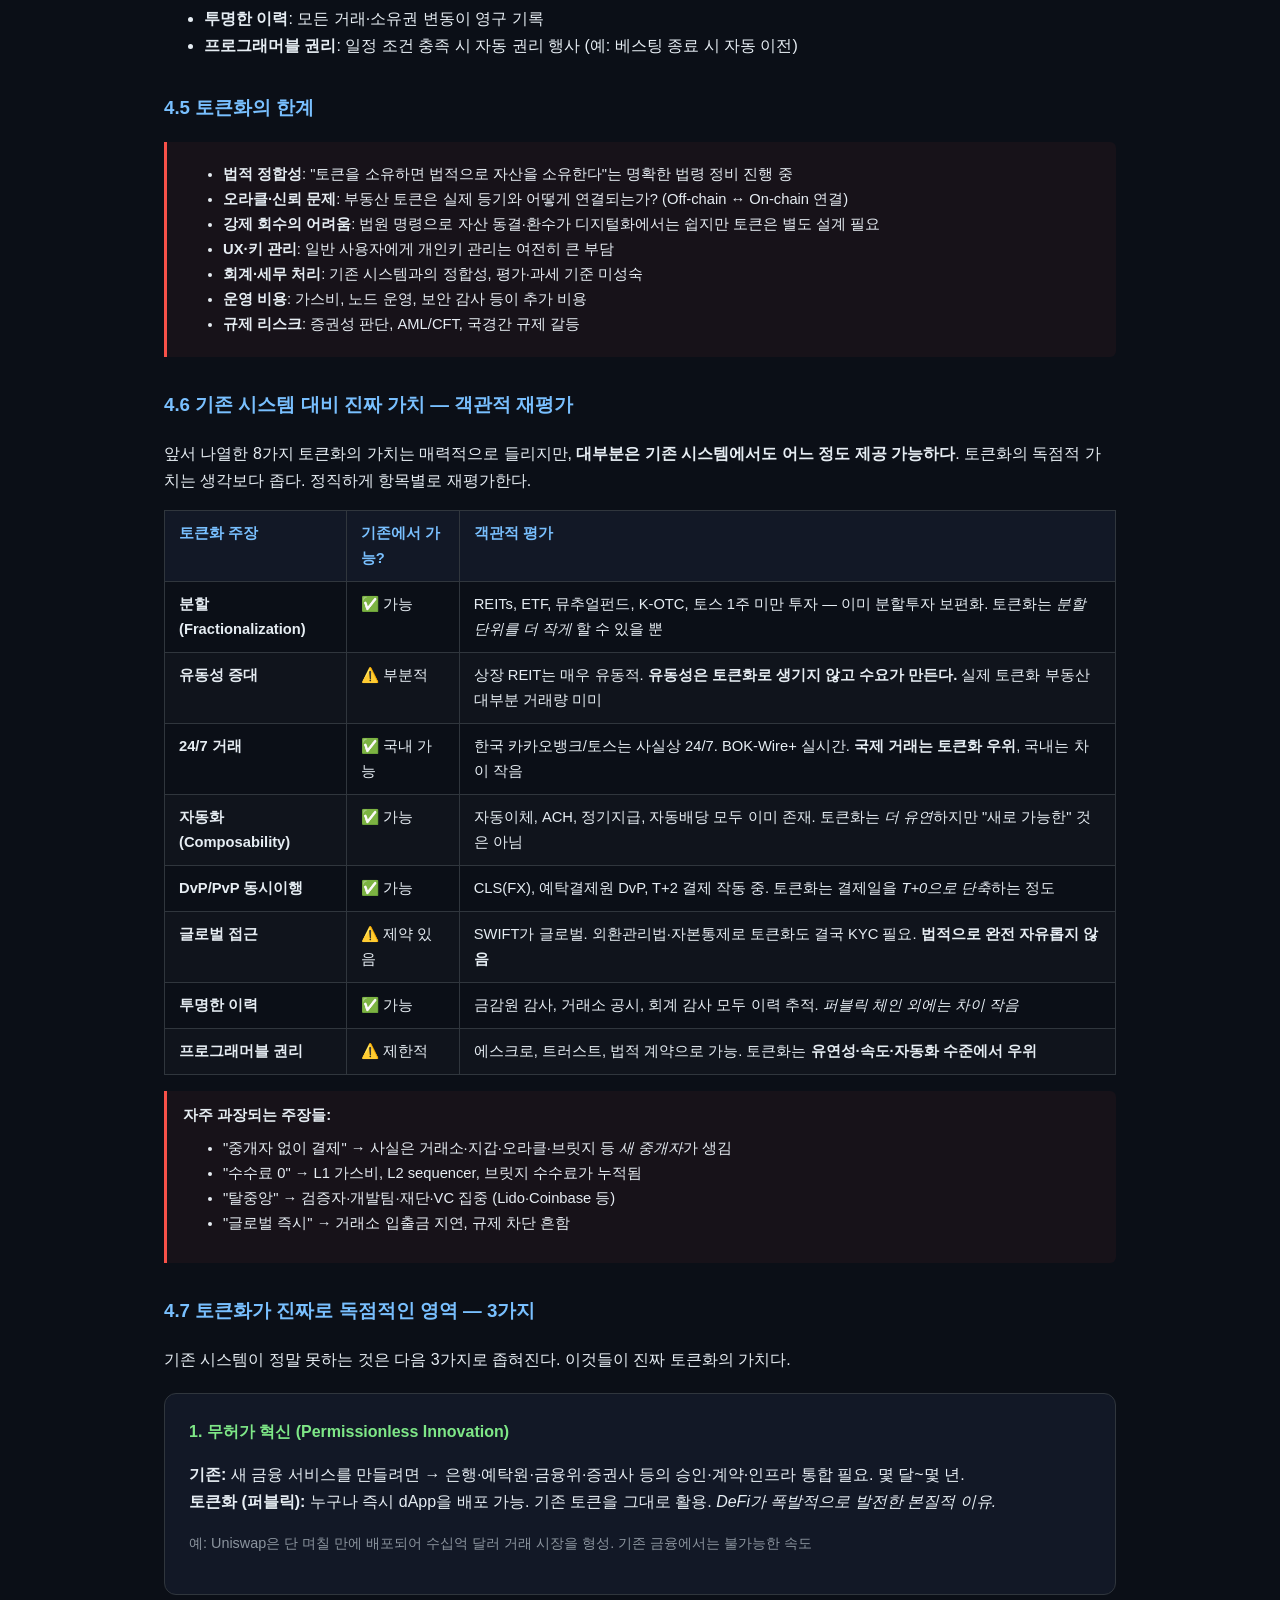
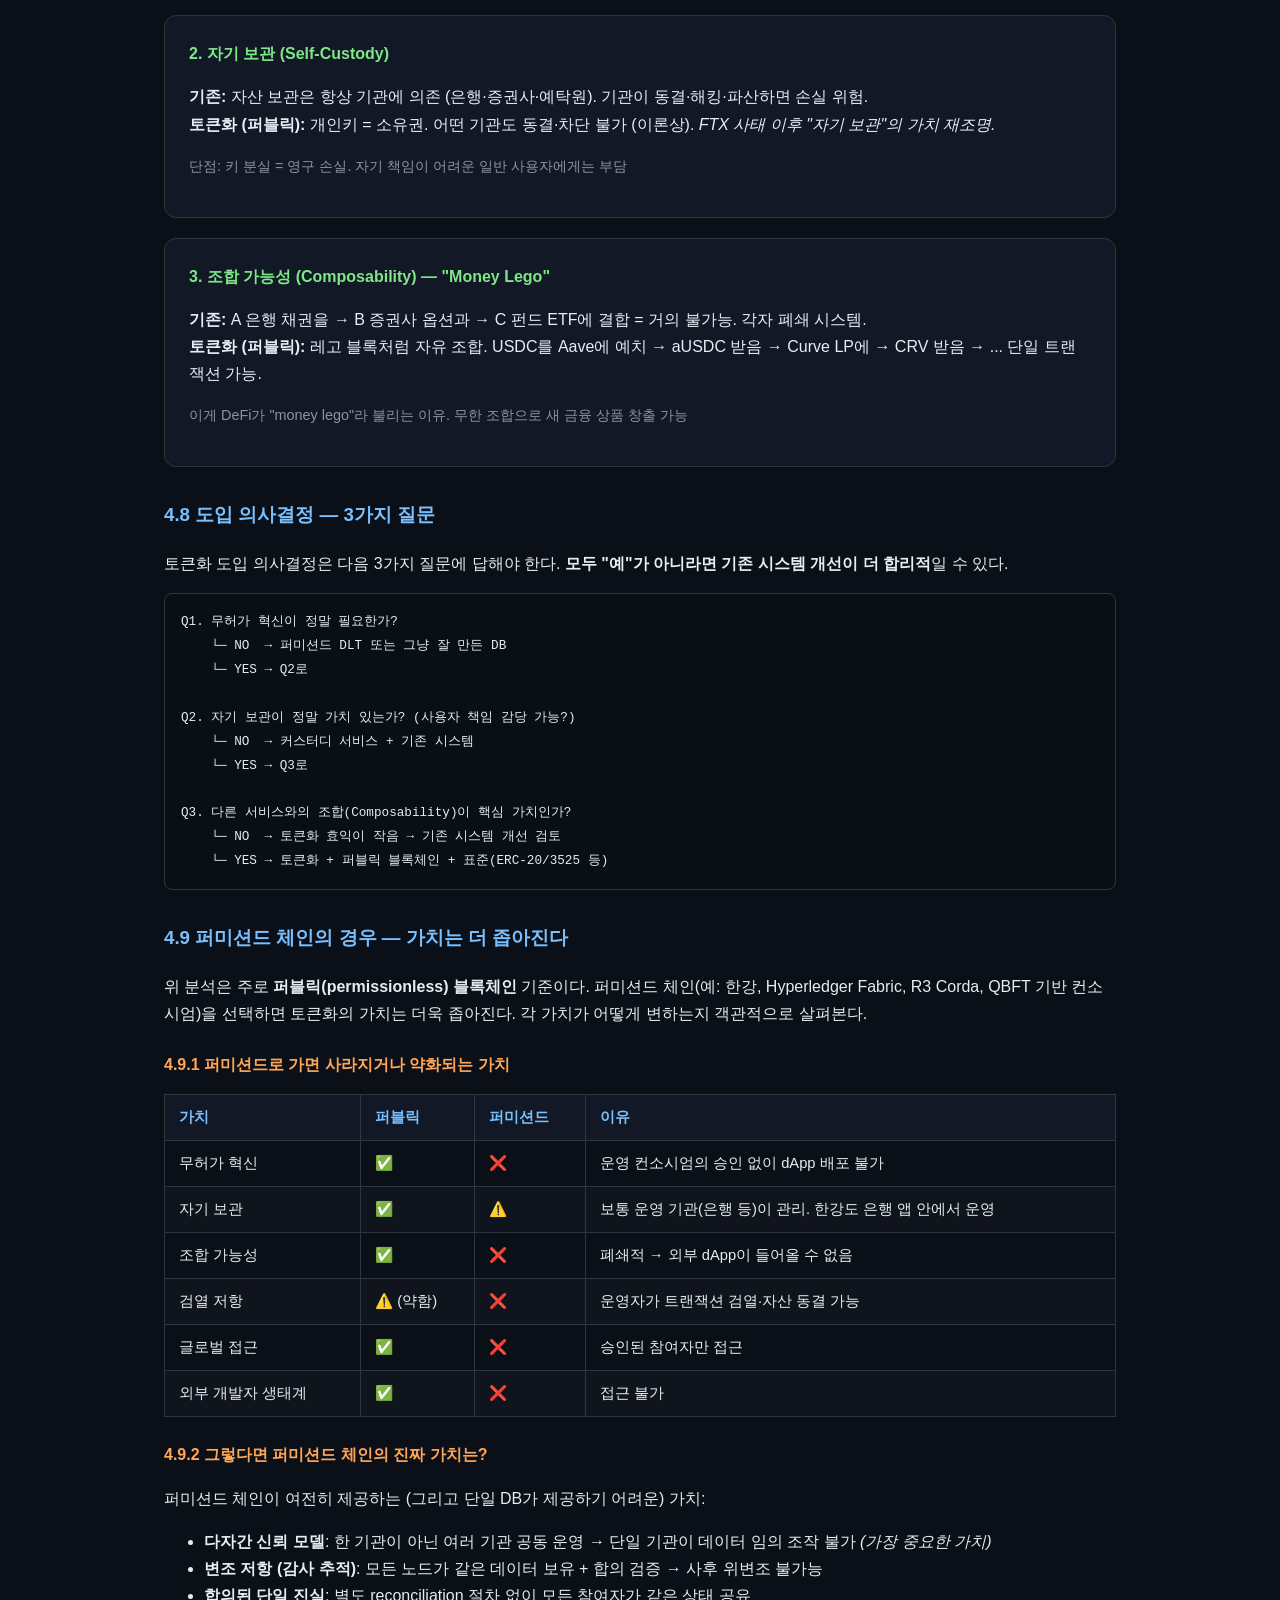
<file: contracts.html>
<!DOCTYPE html>
<html lang="ko">
<head>
<meta charset="UTF-8" />
<meta name="viewport" content="width=device-width, initial-scale=1.0" />
<title>스마트 컨트랙트 & 토큰 표준 — 블록체인 가이드</title>
<link rel="stylesheet" href="style.css">
</head>
<body>

<header class="site">
  <h1>PART 3 · 스마트 컨트랙트 & 토큰 표준</h1>
  <p>트랜잭션 생명주기, EVM, ERC 표준 9종 심층, 컨트랙트 패턴, 보안 함정</p>
  <div class="breadcrumb"><a href="index.html">홈</a> › 스마트 컨트랙트 & 토큰 표준</div>
</header>

<nav class="top">
  <ul>
    <li><a href="index.html">홈</a></li>
    <li><a href="basics.html">기초</a></li>
    <li><a href="chains.html">체인별 특징</a></li>
    <li><a href="contracts.html" class="active">스마트 컨트랙트</a></li>
    <li><a href="bridges.html">브릿지</a></li>
    <li><a href="cbdc.html">CBDC</a></li>
    <li><a href="x402.html">x402</a></li>
    <li><a href="limits.html">한계와 비교</a></li>
    <li><a href="glossary.html">용어집</a></li>
    <li><a href="references.html">참고자료</a></li>
  </ul>
</nav>

<main>

<section id="tx">
  <h2>1. 트랜잭션 생명주기</h2>
  <ol>
    <li><strong>생성</strong>: 클라이언트가 트랜잭션 구성 → <code>privKey</code>로 ECDSA/EdDSA 서명</li>
    <li><strong>전파</strong>: P2P gossip 프로토콜로 메모리풀(Mempool)에 진입</li>
    <li><strong>검증</strong>: 노드들이 서명·잔액·논스 검증</li>
    <li><strong>블록 포함</strong>: 채굴자/검증자가 수수료 기준 우선순위로 선택</li>
    <li><strong>합의</strong>: 합의 알고리즘에 따라 블록 확정</li>
    <li><strong>최종성 도달</strong>: 비트코인 6 confirm (≈ 1시간), 이더리움 finality gadget</li>
  </ol>

  <h3>UTXO vs Account 모델</h3>
  <table>
    <thead><tr><th>비교</th><th>UTXO (Bitcoin)</th><th>Account (Ethereum)</th></tr></thead>
    <tbody>
      <tr><td>상태 표현</td><td>미사용 출력 집합</td><td>주소 → 잔액 매핑</td></tr>
      <tr><td>병렬성</td><td>높음 (독립 UTXO)</td><td>낮음 (순차 논스)</td></tr>
      <tr><td>프라이버시</td><td>주소 재사용 안 하면 유리</td><td>주소 단위 추적 용이</td></tr>
      <tr><td>스마트 컨트랙트</td><td>제한적 (Script)</td><td>튜링 완전 (EVM)</td></tr>
    </tbody>
  </table>
</section>

<section id="contract-basics">
  <h2>2. 스마트 컨트랙트 개요</h2>
  <p>
    블록체인 위에서 실행되는 결정론적 프로그램. 이더리움의 EVM(Ethereum Virtual Machine)이 대표적이며,
    Solidity로 작성된 코드는 바이트코드로 컴파일되어 모든 노드에서 동일하게 실행된다.
  </p>
  <p style="font-size:0.9rem; color:var(--fg-dim);">
    📚 참고:
    <a href="https://soliditylang.org/">Solidity</a> ·
    <a href="https://ethereum.org/en/developers/docs/evm/">Ethereum: EVM</a> ·
    <a href="https://docs.openzeppelin.com/contracts/">OpenZeppelin</a> ·
    <a href="https://swcregistry.io/">SWC Registry</a> ·
    <a href="https://book.getfoundry.sh/">Foundry Book</a>
  </p>

  <h3>EVM의 핵심 개념</h3>
  <ul>
    <li><strong>Stack-based VM</strong>: 1024 깊이 스택, 256-bit 워드 (Big Number 친화)</li>
    <li><strong>Storage</strong>: 영구 저장, 슬롯(256-bit) 단위, 가장 비싼 자원</li>
    <li><strong>Memory</strong>: 트랜잭션 동안만 유지, 선형 메모리</li>
    <li><strong>Gas</strong>: 모든 연산에 비용 부과 → DoS 방지, 우선순위 시장</li>
    <li><strong>Determinism</strong>: 동일 입력 → 동일 출력 (블록 hash, gaslimit 등 환경 변수 제외)</li>
  </ul>

  <h3>기본 Solidity 컨트랙트 예시</h3>
<pre><code>// SPDX-License-Identifier: MIT
pragma solidity ^0.8.20;

contract Counter {
    uint256 public count;
    address public immutable owner;

    event Incremented(address indexed by, uint256 newCount);

    error NotOwner();

    constructor() {
        owner = msg.sender;
    }

    modifier onlyOwner() {
        if (msg.sender != owner) revert NotOwner();
        _;
    }

    function increment() external onlyOwner {
        unchecked { count++; }   // 0.8.x: 명시적 unchecked로 가스 절약
        emit Incremented(msg.sender, count);
    }
}</code></pre>
</section>

<section id="erc">
  <h2>3. 주요 토큰 표준 (ERC Standards)</h2>
  <p>
    ERC(Ethereum Request for Comments)는 이더리움 생태계의 합의된 인터페이스 표준이다.
    토큰의 동작 방식을 표준화하여 지갑·DEX·NFT 마켓플레이스 등이 호환되게 한다.
    아래는 가장 중요한 9개 표준을 심층 분석한다.
  </p>
  <p style="font-size:0.9rem; color:var(--fg-dim);">
    📚 참고:
    <a href="https://eips.ethereum.org/erc">EIPs Index (ERC 전체 목록)</a> ·
    <a href="https://docs.openzeppelin.com/contracts/5.x/erc20">OpenZeppelin 구현</a>
  </p>

  <!-- ERC-20 -->
  <div class="erc-card" id="erc-20">
    <div class="erc-header">
      <span class="erc-id">ERC-20</span>
      <span class="erc-title">Fungible Token Standard</span>
      <span class="erc-status final">Final (2015.11)</span>
    </div>
    <p>
      <strong>대체 가능 토큰</strong>의 사실상 표준. USDC, USDT, DAI, UNI 등 거의 모든 메인 토큰이 ERC-20.
      각 토큰 1개가 다른 1개와 완벽히 동일한 가치를 가진다는 가정 위에 동작한다.
    </p>

    <h4>핵심 인터페이스</h4>
<pre><code>interface IERC20 {
    function totalSupply() external view returns (uint256);
    function balanceOf(address account) external view returns (uint256);
    function transfer(address to, uint256 amount) external returns (bool);
    function allowance(address owner, address spender) external view returns (uint256);
    function approve(address spender, uint256 amount) external returns (bool);
    function transferFrom(address from, address to, uint256 amount) external returns (bool);

    event Transfer(address indexed from, address indexed to, uint256 value);
    event Approval(address indexed owner, address indexed spender, uint256 value);
}</code></pre>

    <h4>실제 사용 사례</h4>
    <ul>
      <li><strong>스테이블코인</strong>: USDC, USDT, DAI</li>
      <li><strong>거버넌스 토큰</strong>: UNI, COMP, AAVE</li>
      <li><strong>유틸리티 토큰</strong>: LINK, GRT</li>
      <li><strong>WETH</strong>: ETH를 ERC-20으로 래핑 (DeFi 호환용)</li>
    </ul>

    <div class="note warn">
      <strong>유명한 함정 — Approve Race Condition:</strong>
      <code>approve(spender, X)</code>를 <code>approve(spender, Y)</code>로 변경할 때,
      공격자가 그 사이에 <code>transferFrom</code>으로 <code>X</code>를 빼간 뒤 <code>Y</code>도 빼갈 수 있다.
      해결: <code>increaseAllowance/decreaseAllowance</code> 사용 또는 ERC-2612 Permit으로 대체.
    </div>

    <p style="font-size:0.85rem; color:var(--fg-dim);">
      📚 <a href="https://eips.ethereum.org/EIPS/eip-20">EIP-20 원문</a> ·
      <a href="https://docs.openzeppelin.com/contracts/5.x/erc20">OpenZeppelin ERC20</a>
    </p>
  </div>

  <!-- ERC-721 -->
  <div class="erc-card" id="erc-721">
    <div class="erc-header">
      <span class="erc-id">ERC-721</span>
      <span class="erc-title">Non-Fungible Token (NFT)</span>
      <span class="erc-status final">Final (2018.01)</span>
    </div>
    <p>
      <strong>대체 불가능 토큰</strong> 표준. 각 토큰은 고유한 <code>tokenId</code>를 가지며, 1:1로만 소유된다.
      디지털 아트(CryptoPunks, BAYC), 도메인(ENS), 게임 아이템, 부동산 등 <em>유일성</em>이 중요한 자산에 적합.
    </p>

    <h4>핵심 인터페이스</h4>
<pre><code>interface IERC721 {
    function balanceOf(address owner) external view returns (uint256);
    function ownerOf(uint256 tokenId) external view returns (address);
    function safeTransferFrom(address from, address to, uint256 tokenId) external;
    function transferFrom(address from, address to, uint256 tokenId) external;
    function approve(address to, uint256 tokenId) external;
    function setApprovalForAll(address operator, bool approved) external;
    function getApproved(uint256 tokenId) external view returns (address);
    function isApprovedForAll(address owner, address operator) external view returns (bool);
}

interface IERC721Metadata {
    function name() external view returns (string memory);
    function symbol() external view returns (string memory);
    function tokenURI(uint256 tokenId) external view returns (string memory);  // 메타데이터 JSON URL
}</code></pre>

    <h4>메타데이터 JSON 표준</h4>
<pre><code>{
  "name": "CryptoPunk #1234",
  "description": "Hoodie wearing alien punk",
  "image": "ipfs://Qm.../1234.png",
  "attributes": [
    { "trait_type": "Type", "value": "Alien" },
    { "trait_type": "Accessory", "value": "Hoodie" }
  ]
}</code></pre>

    <p style="font-size:0.85rem; color:var(--fg-dim);">
      📚 <a href="https://eips.ethereum.org/EIPS/eip-721">EIP-721 원문</a> ·
      <a href="https://docs.opensea.io/docs/metadata-standards">OpenSea 메타데이터 가이드</a>
    </p>
  </div>

  <!-- ERC-1155 -->
  <div class="erc-card" id="erc-1155">
    <div class="erc-header">
      <span class="erc-id">ERC-1155</span>
      <span class="erc-title">Multi-Token Standard</span>
      <span class="erc-status final">Final (2019.06)</span>
    </div>
    <p>
      Enjin이 게임 아이템을 위해 제안한 <strong>다중 토큰 표준</strong>.
      단일 컨트랙트로 <em>대체 가능 토큰과 NFT를 동시에</em> 관리할 수 있어, 게임처럼 수천 종의 아이템을 다루는 데 최적.
      배치(batch) 전송으로 가스를 크게 절약한다.
    </p>

    <h4>핵심 인터페이스</h4>
<pre><code>interface IERC1155 {
    function balanceOf(address account, uint256 id) external view returns (uint256);

    function balanceOfBatch(
        address[] calldata accounts,
        uint256[] calldata ids
    ) external view returns (uint256[] memory);

    function setApprovalForAll(address operator, bool approved) external;
    function isApprovedForAll(address account, address operator) external view returns (bool);

    function safeTransferFrom(
        address from, address to,
        uint256 id, uint256 amount,
        bytes calldata data
    ) external;

    function safeBatchTransferFrom(    // ← 한 트랜잭션으로 여러 토큰 전송
        address from, address to,
        uint256[] calldata ids,
        uint256[] calldata amounts,
        bytes calldata data
    ) external;
}</code></pre>

    <h4>ERC-20 vs ERC-721 vs ERC-1155 비교</h4>
    <table>
      <thead>
        <tr><th>특성</th><th>ERC-20</th><th>ERC-721</th><th>ERC-1155</th></tr>
      </thead>
      <tbody>
        <tr><td>대체 가능성</td><td>✓ 항상</td><td>✗ 절대 안 됨</td><td>혼합 가능</td></tr>
        <tr><td>한 컨트랙트 토큰 종류</td><td>1종</td><td>N종 (각 tokenId 고유)</td><td>임의 N종</td></tr>
        <tr><td>배치 전송</td><td>✗</td><td>✗</td><td>✓ (가스 절감)</td></tr>
        <tr><td>대표 용례</td><td>화폐</td><td>예술품, 도메인</td><td>게임 아이템, 컬렉션</td></tr>
        <tr><td>가스 효율</td><td>중간</td><td>낮음 (mint당 비쌈)</td><td>높음</td></tr>
      </tbody>
    </table>

    <p style="font-size:0.85rem; color:var(--fg-dim);">
      📚 <a href="https://eips.ethereum.org/EIPS/eip-1155">EIP-1155 원문</a> ·
      <a href="https://enjin.io/technology/erc-1155">Enjin: ERC-1155 가이드</a>
    </p>
  </div>

  <!-- ERC-3525 -->
  <div class="erc-card" id="erc-3525">
    <div class="erc-header">
      <span class="erc-id">ERC-3525</span>
      <span class="erc-title">Semi-Fungible Token (SFT)</span>
      <span class="erc-status final">Final (2022.09)</span>
    </div>
    <p>
      <strong>금융 자산 토큰화를 위해 설계된 차세대 표준.</strong>
      ERC-721처럼 <em>고유 tokenId</em>를 가지지만, ERC-20처럼 <em>quantitative value</em>를 함께 갖는다.
      여기에 <strong>slot</strong>이라는 그룹 개념을 추가해, 같은 slot의 토큰끼리는 가치 단위가 호환된다.
    </p>

    <h4>3차원 데이터 구조</h4>
<pre><code>┌─────────────────────────────────────────────┐
│  ERC-721:    [ tokenId ]                    │  유일성만
│  ERC-20:     [ value ]                      │  수량만
│  ERC-3525:   [ tokenId, slot, value ]       │  ← 셋 다
└─────────────────────────────────────────────┘

예시: 채권 토큰화
  tokenId = 1   slot = "2030년 만기 회사채 A"   value = 1,000,000원
  tokenId = 2   slot = "2030년 만기 회사채 A"   value = 500,000원
  tokenId = 3   slot = "2026년 만기 국채 B"     value = 3,000,000원

  → tokenId 1과 2는 같은 slot이므로 가치 합산·분할·전송 가능
  → tokenId 3은 다른 slot이므로 1·2와 직접 호환 안 됨</code></pre>

    <h4>핵심 인터페이스</h4>
<pre><code>interface IERC3525 {
    // slot 조회
    function slotOf(uint256 tokenId) external view returns (uint256);

    // 토큰의 잔액(가치)
    function balanceOf(uint256 tokenId) external view returns (uint256);

    // 같은 slot 토큰 간 가치 일부 전송 (분할 가능)
    function transferFrom(
        uint256 fromTokenId,
        uint256 toTokenId,
        uint256 value
    ) external;

    // 새 tokenId로 가치 분리 (NFT를 쪼개기)
    function transferFrom(
        uint256 fromTokenId,
        address to,
        uint256 value
    ) external returns (uint256 newTokenId);
}</code></pre>

    <h4>적용 사례 — 금융권 관점에서 중요</h4>
    <ul>
      <li><strong>채권 토큰화</strong>: 만기·이자율 같은 slot, 액면금액은 value로 → 부분 양도 가능</li>
      <li><strong>옵션·선물</strong>: 만기·행사가 동일 slot, 계약 수량 value</li>
      <li><strong>베스팅 스케줄</strong>: 미수령분의 분할·이전</li>
      <li><strong>탄소배출권</strong>: 발행연도·기준 slot, 톤 수 value</li>
      <li><strong>STO(Security Token Offering)</strong>: 일물일가 + 분할 거래</li>
      <li><strong>CBDC 예금토큰 응용 가능성</strong>: 발행기관·만기를 slot으로, 액면을 value로 — 차등 통화 정책 도구 실험</li>
    </ul>

    <div class="note">
      <strong>왜 중요한가:</strong> 기존 표준은 금융상품의 <em>"같은 종류이지만 액면금액이 다른"</em> 자산을 표현하지 못했다.
      ERC-3525는 1개 컨트랙트로 동일 상품군의 다양한 액면 단위를 자연스럽게 다룬다.
      한국의 토큰증권(STO) 가이드라인과도 친화적이다.
    </div>

    <p style="font-size:0.85rem; color:var(--fg-dim);">
      📚 <a href="https://eips.ethereum.org/EIPS/eip-3525">EIP-3525 원문</a> ·
      <a href="https://docs.solv.finance/">Solv Protocol (3525 활용 예시)</a>
    </p>
  </div>

  <!-- ERC-2612 -->
  <div class="erc-card" id="erc-2612">
    <div class="erc-header">
      <span class="erc-id">ERC-2612</span>
      <span class="erc-title">Permit Extension for ERC-20</span>
      <span class="erc-status final">Final (2020.04)</span>
    </div>
    <p>
      ERC-20의 <code>approve()</code> 트랜잭션을 <strong>오프체인 서명</strong>으로 대체.
      사용자가 가스를 내지 않고 승인 의사를 표현할 수 있어 DeFi UX 혁신의 핵심.
      DAI가 처음 도입했고 현재 USDC도 지원.
    </p>

<pre><code>function permit(
    address owner,
    address spender,
    uint256 value,
    uint256 deadline,
    uint8 v, bytes32 r, bytes32 s
) external;

// 사용자는 EIP-712 서명만 만들고, 누구든 그 서명을 들고 permit 호출 가능
// → 사용자가 ETH(가스) 없이도 approve + transferFrom 가능</code></pre>

    <p style="font-size:0.85rem; color:var(--fg-dim);">
      📚 <a href="https://eips.ethereum.org/EIPS/eip-2612">EIP-2612</a>
    </p>
  </div>

  <!-- ERC-4337 -->
  <div class="erc-card" id="erc-4337">
    <div class="erc-header">
      <span class="erc-id">ERC-4337</span>
      <span class="erc-title">Account Abstraction</span>
      <span class="erc-status final">Final (2023.03)</span>
    </div>
    <p>
      <strong>지갑 자체를 스마트 컨트랙트로 만든다.</strong> 기존 EOA(외부 소유 계정)와 달리,
      서명 방식·복구·결제 자산을 자유롭게 정의 가능. 프로토콜 변경 없이 별도 mempool로 구현.
    </p>

    <h4>주요 구성 요소</h4>
    <table>
      <thead><tr><th>컴포넌트</th><th>역할</th></tr></thead>
      <tbody>
        <tr><td><strong>UserOperation</strong></td><td>일반 트랜잭션과 분리된, AA 전용 트랜잭션 객체</td></tr>
        <tr><td><strong>EntryPoint</strong></td><td>온체인 검증·실행 엔진 (싱글톤 컨트랙트)</td></tr>
        <tr><td><strong>Bundler</strong></td><td>UserOp를 모아 일반 트랜잭션으로 묶어 EntryPoint에 제출</td></tr>
        <tr><td><strong>Paymaster</strong></td><td>가스비 대납 (스폰서십, USDC로 가스 결제 등)</td></tr>
        <tr><td><strong>Smart Account</strong></td><td>사용자 지갑 자체가 컨트랙트</td></tr>
      </tbody>
    </table>

    <h4>가능해지는 것들</h4>
    <ul>
      <li><strong>소셜 로그인</strong>: 이메일·Google OAuth로 지갑 생성</li>
      <li><strong>키 분실 복구</strong>: 사회적 복구, 멀티시그</li>
      <li><strong>일괄 트랜잭션</strong>: approve + swap을 한 번에</li>
      <li><strong>대납 결제</strong>: 사용자가 USDC만 갖고도 가스 없이 거래</li>
      <li><strong>세션 키</strong>: 게임에서 매번 서명 없이 일정 시간 자동 거래</li>
    </ul>

    <p style="font-size:0.85rem; color:var(--fg-dim);">
      📚 <a href="https://eips.ethereum.org/EIPS/eip-4337">EIP-4337</a> ·
      <a href="https://www.alchemy.com/account-abstraction">Alchemy AA 가이드</a> ·
      <a href="https://stackup.sh/">Stackup (Bundler)</a>
    </p>
  </div>

  <!-- ERC-4626 -->
  <div class="erc-card" id="erc-4626">
    <div class="erc-header">
      <span class="erc-id">ERC-4626</span>
      <span class="erc-title">Tokenized Vault Standard</span>
      <span class="erc-status final">Final (2022.03)</span>
    </div>
    <p>
      DeFi의 <strong>수익 발생 볼트(yield vault)</strong>를 표준화. Yearn, Aave 등에서 사용하는
      "예금하면 다른 토큰을 받고, 수익률에 따라 환산 비율이 변하는" 모델을 단일 인터페이스로 정의.
    </p>

<pre><code>interface IERC4626 is IERC20 {
    function asset() external view returns (address);            // 예금 자산
    function totalAssets() external view returns (uint256);

    function convertToShares(uint256 assets) external view returns (uint256);
    function convertToAssets(uint256 shares) external view returns (uint256);

    function deposit(uint256 assets, address receiver) external returns (uint256 shares);
    function mint(uint256 shares, address receiver) external returns (uint256 assets);
    function withdraw(uint256 assets, address receiver, address owner) external returns (uint256);
    function redeem(uint256 shares, address receiver, address owner) external returns (uint256);
}</code></pre>

    <p>활용: 유동성 풀, lending 프로토콜, MEV 보호 볼트, 인덱스 펀드 등.</p>
    <p style="font-size:0.85rem; color:var(--fg-dim);">
      📚 <a href="https://eips.ethereum.org/EIPS/eip-4626">EIP-4626</a>
    </p>
  </div>

  <!-- ERC-6551 -->
  <div class="erc-card" id="erc-6551">
    <div class="erc-header">
      <span class="erc-id">ERC-6551</span>
      <span class="erc-title">Token Bound Accounts (TBA)</span>
      <span class="erc-status final">Final (2023.05)</span>
    </div>
    <p>
      <strong>NFT 자체가 지갑 주소를 갖는다.</strong> 모든 ERC-721 NFT에 결정론적으로 매핑되는
      스마트 컨트랙트 계정을 부여해, NFT가 다른 토큰·NFT를 보유하거나 트랜잭션을 발신할 수 있게 한다.
    </p>

    <h4>활용 시나리오</h4>
    <ul>
      <li>게임 캐릭터 NFT가 무기·아이템(다른 NFT)을 인벤토리에 보유</li>
      <li>아바타 NFT가 자체 잔액·이력을 누적 (소셜 그래프)</li>
      <li>NFT를 양도하면 그 안의 자산까지 통째로 이전</li>
      <li>부동산 NFT가 임대료 USDC를 자동 수령</li>
    </ul>

<pre><code>// 결정론적 주소 생성
function account(
    address implementation,
    bytes32 salt,
    uint256 chainId,
    address tokenContract,
    uint256 tokenId
) external view returns (address);
// → 같은 NFT는 항상 같은 주소를 가짐</code></pre>

    <p style="font-size:0.85rem; color:var(--fg-dim);">
      📚 <a href="https://eips.ethereum.org/EIPS/eip-6551">EIP-6551</a> ·
      <a href="https://tokenbound.org/">tokenbound.org</a>
    </p>
  </div>

  <!-- ERC-1400 -->
  <div class="erc-card" id="erc-1400">
    <div class="erc-header">
      <span class="erc-id">ERC-1400</span>
      <span class="erc-title">Security Token Standard (비공식)</span>
      <span class="erc-status draft">정식 EIP 미채택</span>
    </div>
    <p>
      <strong>규제 친화적 증권형 토큰</strong> 표준 제안. 발행자가 KYC·AML 요건에 따라 이전을 제어할 수 있고,
      문서 첨부, 강제 이전(법원 명령 등), 부분(partition) 단위 발행 등을 지원.
      <em>※ 다만 ERC-1400은 ethereum/EIPs에 정식 채택되지 않은 비공식 표준 묶음으로,
      현장에서는 각 발행자가 일부 기능만 채택해 구현하는 경우가 많다.</em>
    </p>
    <ul>
      <li><strong>canTransfer()</strong>: 이전 사전 검증 (KYC 통과 여부, 락업 등)</li>
      <li><strong>operatorRedeemByPartition()</strong>: 규제 당국의 강제 회수</li>
      <li><strong>setDocument()</strong>: 발행 약관·정관 첨부</li>
    </ul>
    <p style="font-size:0.85rem; color:var(--fg-dim);">
      📚 <a href="https://github.com/ethereum/EIPs/issues/1411">EIP-1400 논의</a> ·
      <a href="https://thesecuritytokenstandard.org/">Security Token Standard</a>
    </p>
  </div>

  <h3>그 외 알아두면 좋은 표준</h3>
  <table>
    <thead>
      <tr><th>EIP</th><th>이름</th><th>설명</th></tr>
    </thead>
    <tbody>
      <tr><td><a href="https://eips.ethereum.org/EIPS/eip-165">EIP-165</a></td><td>Interface Detection</td><td>컨트랙트가 어떤 표준을 구현하는지 조회</td></tr>
      <tr><td><a href="https://eips.ethereum.org/EIPS/eip-712">EIP-712</a></td><td>Typed Structured Data</td><td>구조화된 메시지 서명 (Permit·x402 핵심)</td></tr>
      <tr><td><a href="https://eips.ethereum.org/EIPS/eip-777">EIP-777</a></td><td>Improved ERC-20</td><td>hook 콜백, 운영자 개념 (보안 이슈로 인기 저조)</td></tr>
      <tr><td><a href="https://eips.ethereum.org/EIPS/eip-2981">EIP-2981</a></td><td>NFT Royalty</td><td>NFT 2차 판매 시 로열티 표준</td></tr>
      <tr><td><a href="https://eips.ethereum.org/EIPS/eip-3009">EIP-3009</a></td><td>transferWithAuthorization</td><td>가스리스 전송 (x402의 핵심)</td></tr>
      <tr><td><a href="https://eips.ethereum.org/EIPS/eip-5192">EIP-5192</a></td><td>SBT (Soulbound)</td><td>이전 불가능 NFT (자격증·신원)</td></tr>
      <tr><td><a href="https://eips.ethereum.org/EIPS/eip-7201">EIP-7201</a></td><td>Namespaced Storage</td><td>업그레이드 가능 컨트랙트의 스토리지 충돌 방지</td></tr>
    </tbody>
  </table>
</section>

<section id="tokenization">
  <h2>4. 자산 토큰화 vs 기존 디지털화 — 무엇이 다른가?</h2>
  <p>
    종이 증서나 실물 자산을 컴퓨터로 옮긴 "디지털화"와, 블록체인 위의 토큰으로 표현하는 "토큰화"는
    겉으로는 비슷해 보이지만 본질이 다르다. 이 차이를 이해하는 것이 STO·CBDC·RWA(실물자산) 시장을 이해하는 핵심이다.
  </p>

  <h3>4.1 정의 비교</h3>
  <div class="diagram">
    <svg viewBox="0 0 880 280" xmlns="http://www.w3.org/2000/svg">
      <!-- Digitalization -->
      <rect x="20" y="40" width="400" height="220" rx="12" fill="#1a2332" stroke="#79c0ff" stroke-width="2"/>
      <text x="220" y="65" text-anchor="middle" font-size="14" font-weight="700" fill="#79c0ff">📄 디지털화 (Digitalization)</text>
      <text x="220" y="84" text-anchor="middle" font-size="11" fill="#8b949e">"종이 → 전자 기록"</text>

      <line x1="40" y1="105" x2="400" y2="105" stroke="#30363d"/>

      <text x="40" y="125" font-size="11" fill="#e6edf3" font-weight="600">📝 데이터 위치</text>
      <text x="55" y="142" font-size="10" fill="#8b949e">중앙기관 DB (예탁결제원·은행)</text>

      <text x="40" y="165" font-size="11" fill="#e6edf3" font-weight="600">🔑 소유 증명</text>
      <text x="55" y="182" font-size="10" fill="#8b949e">기관의 기록 (계좌 잔액)</text>

      <text x="40" y="205" font-size="11" fill="#e6edf3" font-weight="600">🔄 이전 방식</text>
      <text x="55" y="222" font-size="10" fill="#8b949e">기관이 양쪽 장부 갱신</text>

      <text x="40" y="245" font-size="10" fill="#79c0ff">예: 전자증권 · 인터넷뱅킹 · 전자등기</text>

      <!-- Tokenization -->
      <rect x="460" y="40" width="400" height="220" rx="12" fill="#1a2332" stroke="#7ee787" stroke-width="2"/>
      <text x="660" y="65" text-anchor="middle" font-size="14" font-weight="700" fill="#7ee787">🪙 토큰화 (Tokenization)</text>
      <text x="660" y="84" text-anchor="middle" font-size="11" fill="#8b949e">"자산 → 블록체인 위 토큰"</text>

      <line x1="480" y1="105" x2="840" y2="105" stroke="#30363d"/>

      <text x="480" y="125" font-size="11" fill="#e6edf3" font-weight="600">📝 데이터 위치</text>
      <text x="495" y="142" font-size="10" fill="#8b949e">분산 원장 (모든 노드 보유)</text>

      <text x="480" y="165" font-size="11" fill="#e6edf3" font-weight="600">🔑 소유 증명</text>
      <text x="495" y="182" font-size="10" fill="#8b949e">암호학적 키 (개인키 = 소유권)</text>

      <text x="480" y="205" font-size="11" fill="#e6edf3" font-weight="600">🔄 이전 방식</text>
      <text x="495" y="222" font-size="10" fill="#8b949e">P2P 트랜잭션 (스마트 컨트랙트)</text>

      <text x="480" y="245" font-size="10" fill="#7ee787">예: 스테이블코인 · NFT · 토큰증권(STO)</text>
    </svg>
    <div class="caption">디지털화는 "기관이 보관하는 전자 기록", 토큰화는 "본인이 직접 보유하는 암호학적 자산"</div>
  </div>

  <h3>4.2 핵심 차이점 — 9가지 측면</h3>
  <table>
    <thead><tr><th>측면</th><th>디지털화 (전자 기록)</th><th>토큰화 (블록체인 토큰)</th></tr></thead>
    <tbody>
      <tr>
        <td><strong>보관 주체</strong></td>
        <td>중앙기관 (예탁결제원·은행·증권사)</td>
        <td>분산 원장 (사용자 또는 위탁 지갑)</td>
      </tr>
      <tr>
        <td><strong>소유 증명</strong></td>
        <td>기관의 장부 기록 = "내 잔액"</td>
        <td>개인키 보유 = "내 자산"</td>
      </tr>
      <tr>
        <td><strong>이전 메커니즘</strong></td>
        <td>기관 시스템 경유 (DvP·중개)</td>
        <td>P2P 즉시 (스마트 컨트랙트)</td>
      </tr>
      <tr>
        <td><strong>분할 가능성</strong></td>
        <td>액면가·최소 단위 제약</td>
        <td>자유로움 (특히 <a href="#erc-3525">ERC-3525</a>)</td>
      </tr>
      <tr>
        <td><strong>운영 시간</strong></td>
        <td>영업시간·결제일 제약</td>
        <td>24/7/365</td>
      </tr>
      <tr>
        <td><strong>프로그래머블</strong></td>
        <td>제한적 (배치 처리)</td>
        <td>완전 — 자동 배당·조건부 이전·DvP</td>
      </tr>
      <tr>
        <td><strong>글로벌 접근성</strong></td>
        <td>국가·기관별 단절</td>
        <td>인터넷만 있으면 무제한</td>
      </tr>
      <tr>
        <td><strong>법적 효력</strong></td>
        <td>명확 (법령으로 보장)</td>
        <td>진화 중 (국가별 상이)</td>
      </tr>
      <tr>
        <td><strong>검열·강제 회수</strong></td>
        <td>기관·법원이 가능</td>
        <td>설계에 따라 다름 (<a href="#erc-1400">ERC-1400</a>은 가능)</td>
      </tr>
    </tbody>
  </table>

  <h3>4.3 분야별 비교 — 같은 자산의 두 가지 모습</h3>

  <h4>💰 화폐</h4>
  <table>
    <tbody>
      <tr>
        <td><strong>디지털화</strong></td>
        <td>은행 예금 잔액 = 은행 부채 · 인터넷뱅킹·계좌이체 · 한은금융망(BOK-Wire+) · CHIPS·Fedwire</td>
      </tr>
      <tr>
        <td><strong>토큰화</strong></td>
        <td>스테이블코인(USDC·DAI) · CBDC(<a href="cbdc.html">한강 예금토큰</a>) · 24/7 P2P · 프로그래머블 (바우처·조건부)</td>
      </tr>
    </tbody>
  </table>

  <h4>📈 주식 · 증권</h4>
  <table>
    <tbody>
      <tr>
        <td><strong>디지털화</strong></td>
        <td>전자증권 (예탁결제원 집중 관리) · HTS·MTS · T+2 결제 · 의결권 위임 절차 복잡</td>
      </tr>
      <tr>
        <td><strong>토큰화</strong></td>
        <td>토큰증권(STO, <a href="#erc-1400">ERC-1400</a>) · 즉시 결제 (DvP) · 분할 투자 (1주의 1/100 등) · 자동 배당</td>
      </tr>
    </tbody>
  </table>

  <h4>🏛️ 채권</h4>
  <table>
    <tbody>
      <tr>
        <td><strong>디지털화</strong></td>
        <td>한국예탁결제원 등록 · 액면가 단위 발행 · 만기 시 일괄 상환 · 중개수수료</td>
      </tr>
      <tr>
        <td><strong>토큰화</strong></td>
        <td><a href="#erc-3525">ERC-3525 SFT</a>로 발행 — slot(만기·이자율) + value(액면) · <strong>채권을 잘게 쪼개 거래 가능</strong> · 자동 이자 지급</td>
      </tr>
    </tbody>
  </table>

  <h4>🏠 부동산</h4>
  <table>
    <tbody>
      <tr>
        <td><strong>디지털화</strong></td>
        <td>전자등기 (법원) · 명의 이전 절차 (인지세·등록세) · 분할 소유 어려움</td>
      </tr>
      <tr>
        <td><strong>토큰화</strong></td>
        <td>부동산 NFT/SFT · <strong>건물 1채를 1만 토큰으로 쪼개 분할 투자</strong> · 임대료 자동 분배 · 다만 법적 효력은 진화 중</td>
      </tr>
    </tbody>
  </table>

  <h4>🎓 신원·자격증</h4>
  <table>
    <tbody>
      <tr>
        <td><strong>디지털화</strong></td>
        <td>공인인증서 · 모바일 신분증 · 정부24 · 발급 기관이 검증 책임</td>
      </tr>
      <tr>
        <td><strong>토큰화</strong></td>
        <td>DID(분산 신원) · W3C VC(Verifiable Credentials) · Soulbound Token(<a href="https://eips.ethereum.org/EIPS/eip-5192">EIP-5192</a>) · <strong>선택적 공개</strong> (ZK 활용)</td>
      </tr>
    </tbody>
  </table>

  <h3>4.4 토큰화가 제공하는 새로운 가치 (잠재적)</h3>
  <p style="font-size:0.9rem; color:var(--fg-dim);">
    아래는 토큰화의 <em>잠재적 가치</em>이다. 실제 실현 여부는 규제·시장 수요·인프라 성숙도에 따라 달라진다.
    예를 들어 "유동성 증대"는 토큰화한다고 자동으로 생기지 않고 충분한 수요가 필요하며,
    "글로벌 접근"은 KYC·자본통제 등으로 제약된다.
  </p>
  <ul>
    <li><strong>분할(Fractionalization)</strong>: 고가 자산을 작은 단위로 → 빌딩 1채 → 1만 토큰으로 1만 명이 공동 투자</li>
    <li><strong>유동성 증대</strong>: 비유동 자산(부동산·미술품·비상장주)을 거래 가능한 토큰으로</li>
    <li><strong>24/7 거래</strong>: 시간대·휴일 제약 해소</li>
    <li><strong>자동화 (Composability)</strong>: 배당·이자·환매 등이 코드로 자동 실행</li>
    <li><strong>DvP/PvP 동시이행</strong>: 결제와 자산이전이 atomic하게 결합 → 결제실패 위험 0</li>
    <li><strong>글로벌 접근</strong>: 국경·기관 제약 없는 투자자 풀</li>
    <li><strong>투명한 이력</strong>: 모든 거래·소유권 변동이 영구 기록</li>
    <li><strong>프로그래머블 권리</strong>: 일정 조건 충족 시 자동 권리 행사 (예: 베스팅 종료 시 자동 이전)</li>
  </ul>

  <h3>4.5 토큰화의 한계</h3>
  <div class="note warn">
    <ul style="margin: 8px 0;">
      <li><strong>법적 정합성</strong>: "토큰을 소유하면 법적으로 자산을 소유한다"는 명확한 법령 정비 진행 중</li>
      <li><strong>오라클·신뢰 문제</strong>: 부동산 토큰은 실제 등기와 어떻게 연결되는가? (Off-chain ↔ On-chain 연결)</li>
      <li><strong>강제 회수의 어려움</strong>: 법원 명령으로 자산 동결·환수가 디지털화에서는 쉽지만 토큰은 별도 설계 필요</li>
      <li><strong>UX·키 관리</strong>: 일반 사용자에게 개인키 관리는 여전히 큰 부담</li>
      <li><strong>회계·세무 처리</strong>: 기존 시스템과의 정합성, 평가·과세 기준 미성숙</li>
      <li><strong>운영 비용</strong>: 가스비, 노드 운영, 보안 감사 등이 추가 비용</li>
      <li><strong>규제 리스크</strong>: 증권성 판단, AML/CFT, 국경간 규제 갈등</li>
    </ul>
  </div>

  <h3>4.6 기존 시스템 대비 진짜 가치 — 객관적 재평가</h3>
  <p>
    앞서 나열한 8가지 토큰화의 가치는 매력적으로 들리지만, <strong>대부분은 기존 시스템에서도 어느 정도 제공 가능하다</strong>.
    토큰화의 독점적 가치는 생각보다 좁다. 정직하게 항목별로 재평가한다.
  </p>

  <table>
    <thead>
      <tr><th>토큰화 주장</th><th>기존에서 가능?</th><th>객관적 평가</th></tr>
    </thead>
    <tbody>
      <tr>
        <td><strong>분할 (Fractionalization)</strong></td>
        <td>✅ 가능</td>
        <td>REITs, ETF, 뮤추얼펀드, K-OTC, 토스 1주 미만 투자 — 이미 분할투자 보편화. 토큰화는 <em>분할 단위를 더 작게</em> 할 수 있을 뿐</td>
      </tr>
      <tr>
        <td><strong>유동성 증대</strong></td>
        <td>⚠️ 부분적</td>
        <td>상장 REIT는 매우 유동적. <strong>유동성은 토큰화로 생기지 않고 수요가 만든다.</strong> 실제 토큰화 부동산 대부분 거래량 미미</td>
      </tr>
      <tr>
        <td><strong>24/7 거래</strong></td>
        <td>✅ 국내 가능</td>
        <td>한국 카카오뱅크/토스는 사실상 24/7. BOK-Wire+ 실시간. <strong>국제 거래는 토큰화 우위</strong>, 국내는 차이 작음</td>
      </tr>
      <tr>
        <td><strong>자동화 (Composability)</strong></td>
        <td>✅ 가능</td>
        <td>자동이체, ACH, 정기지급, 자동배당 모두 이미 존재. 토큰화는 <em>더 유연</em>하지만 "새로 가능한" 것은 아님</td>
      </tr>
      <tr>
        <td><strong>DvP/PvP 동시이행</strong></td>
        <td>✅ 가능</td>
        <td>CLS(FX), 예탁결제원 DvP, T+2 결제 작동 중. 토큰화는 결제일을 <em>T+0으로 단축</em>하는 정도</td>
      </tr>
      <tr>
        <td><strong>글로벌 접근</strong></td>
        <td>⚠️ 제약 있음</td>
        <td>SWIFT가 글로벌. 외환관리법·자본통제로 토큰화도 결국 KYC 필요. <strong>법적으로 완전 자유롭지 않음</strong></td>
      </tr>
      <tr>
        <td><strong>투명한 이력</strong></td>
        <td>✅ 가능</td>
        <td>금감원 감사, 거래소 공시, 회계 감사 모두 이력 추적. <em>퍼블릭 체인 외에는 차이 작음</em></td>
      </tr>
      <tr>
        <td><strong>프로그래머블 권리</strong></td>
        <td>⚠️ 제한적</td>
        <td>에스크로, 트러스트, 법적 계약으로 가능. 토큰화는 <strong>유연성·속도·자동화 수준에서 우위</strong></td>
      </tr>
    </tbody>
  </table>

  <div class="note warn">
    <strong>자주 과장되는 주장들:</strong>
    <ul style="margin-top:8px;">
      <li>"중개자 없이 결제" → 사실은 거래소·지갑·오라클·브릿지 등 <em>새 중개자</em>가 생김</li>
      <li>"수수료 0" → L1 가스비, L2 sequencer, 브릿지 수수료가 누적됨</li>
      <li>"탈중앙" → 검증자·개발팀·재단·VC 집중 (Lido·Coinbase 등)</li>
      <li>"글로벌 즉시" → 거래소 입출금 지연, 규제 차단 흔함</li>
    </ul>
  </div>

  <h3>4.7 토큰화가 진짜로 독점적인 영역 — 3가지</h3>
  <p>기존 시스템이 정말 못하는 것은 다음 3가지로 좁혀진다. 이것들이 진짜 토큰화의 가치다.</p>

  <div class="card">
    <h4 style="margin-top:0; color:var(--accent);">1. 무허가 혁신 (Permissionless Innovation)</h4>
    <p>
      <strong>기존:</strong> 새 금융 서비스를 만들려면 → 은행·예탁원·금융위·증권사 등의 승인·계약·인프라 통합 필요. 몇 달~몇 년.<br>
      <strong>토큰화 (퍼블릭):</strong> 누구나 즉시 dApp을 배포 가능. 기존 토큰을 그대로 활용. <em>DeFi가 폭발적으로 발전한 본질적 이유.</em>
    </p>
    <p style="font-size:0.9rem; color:var(--fg-dim);">예: Uniswap은 단 며칠 만에 배포되어 수십억 달러 거래 시장을 형성. 기존 금융에서는 불가능한 속도</p>
  </div>

  <div class="card">
    <h4 style="margin-top:0; color:var(--accent);">2. 자기 보관 (Self-Custody)</h4>
    <p>
      <strong>기존:</strong> 자산 보관은 항상 기관에 의존 (은행·증권사·예탁원). 기관이 동결·해킹·파산하면 손실 위험.<br>
      <strong>토큰화 (퍼블릭):</strong> 개인키 = 소유권. 어떤 기관도 동결·차단 불가 (이론상). <em>FTX 사태 이후 "자기 보관"의 가치 재조명.</em>
    </p>
    <p style="font-size:0.9rem; color:var(--fg-dim);">단점: 키 분실 = 영구 손실. 자기 책임이 어려운 일반 사용자에게는 부담</p>
  </div>

  <div class="card">
    <h4 style="margin-top:0; color:var(--accent);">3. 조합 가능성 (Composability) — "Money Lego"</h4>
    <p>
      <strong>기존:</strong> A 은행 채권을 → B 증권사 옵션과 → C 펀드 ETF에 결합 = 거의 불가능. 각자 폐쇄 시스템.<br>
      <strong>토큰화 (퍼블릭):</strong> 레고 블록처럼 자유 조합. USDC를 Aave에 예치 → aUSDC 받음 → Curve LP에 → CRV 받음 → ... 단일 트랜잭션 가능.
    </p>
    <p style="font-size:0.9rem; color:var(--fg-dim);">이게 DeFi가 "money lego"라 불리는 이유. 무한 조합으로 새 금융 상품 창출 가능</p>
  </div>

  <h3>4.8 도입 의사결정 — 3가지 질문</h3>
  <p>토큰화 도입 의사결정은 다음 3가지 질문에 답해야 한다. <strong>모두 "예"가 아니라면 기존 시스템 개선이 더 합리적</strong>일 수 있다.</p>

<pre><code>Q1. 무허가 혁신이 정말 필요한가?
    └─ NO  → 퍼미션드 DLT 또는 그냥 잘 만든 DB
    └─ YES → Q2로

Q2. 자기 보관이 정말 가치 있는가? (사용자 책임 감당 가능?)
    └─ NO  → 커스터디 서비스 + 기존 시스템
    └─ YES → Q3로

Q3. 다른 서비스와의 조합(Composability)이 핵심 가치인가?
    └─ NO  → 토큰화 효익이 작음 → 기존 시스템 개선 검토
    └─ YES → 토큰화 + 퍼블릭 블록체인 + 표준(ERC-20/3525 등)</code></pre>

  <h3>4.9 퍼미션드 체인의 경우 — 가치는 더 좁아진다</h3>
  <p>
    위 분석은 주로 <strong>퍼블릭(permissionless) 블록체인</strong> 기준이다.
    퍼미션드 체인(예: 한강, Hyperledger Fabric, R3 Corda, QBFT 기반 컨소시엄)을 선택하면 토큰화의 가치는 더욱 좁아진다.
    각 가치가 어떻게 변하는지 객관적으로 살펴본다.
  </p>

  <h4>4.9.1 퍼미션드로 가면 사라지거나 약화되는 가치</h4>
  <table>
    <thead><tr><th>가치</th><th>퍼블릭</th><th>퍼미션드</th><th>이유</th></tr></thead>
    <tbody>
      <tr><td>무허가 혁신</td><td>✅</td><td>❌</td><td>운영 컨소시엄의 승인 없이 dApp 배포 불가</td></tr>
      <tr><td>자기 보관</td><td>✅</td><td>⚠️</td><td>보통 운영 기관(은행 등)이 관리. 한강도 은행 앱 안에서 운영</td></tr>
      <tr><td>조합 가능성</td><td>✅</td><td>❌</td><td>폐쇄적 → 외부 dApp이 들어올 수 없음</td></tr>
      <tr><td>검열 저항</td><td>⚠️ (약함)</td><td>❌</td><td>운영자가 트랜잭션 검열·자산 동결 가능</td></tr>
      <tr><td>글로벌 접근</td><td>✅</td><td>❌</td><td>승인된 참여자만 접근</td></tr>
      <tr><td>외부 개발자 생태계</td><td>✅</td><td>❌</td><td>접근 불가</td></tr>
    </tbody>
  </table>

  <h4>4.9.2 그렇다면 퍼미션드 체인의 진짜 가치는?</h4>
  <p>퍼미션드 체인이 여전히 제공하는 (그리고 단일 DB가 제공하기 어려운) 가치:</p>
  <ul>
    <li><strong>다자간 신뢰 모델</strong>: 한 기관이 아닌 여러 기관 공동 운영 → 단일 기관이 데이터 임의 조작 불가 <em>(가장 중요한 가치)</em></li>
    <li><strong>변조 저항 (감사 추적)</strong>: 모든 노드가 같은 데이터 보유 + 합의 검증 → 사후 위변조 불가능</li>
    <li><strong>합의된 단일 진실</strong>: 별도 reconciliation 절차 없이 모든 참여자가 같은 상태 공유</li>
    <li><strong>표준화된 분산 인프라</strong>: 자체 구축보다 검증된 오픈소스(Fabric, Besu, Corda) 활용</li>
    <li><strong>스마트 컨트랙트 호환성</strong>: 향후 외부 토큰화 자산(예: ERC-3525)과 연계 가능</li>
  </ul>

  <h4>4.9.3 그런데... "잘 설계된 분산 DB"로도 가능한가?</h4>
  <p>대부분의 가치가 다중 DBMS + 감사 로그 + 정합성 검증으로 어느 정도 구현 가능하다. 정직한 비교:</p>
  <table>
    <thead><tr><th>요건</th><th>분산 DB로 구현 가능?</th><th>퍼미션드 블록체인의 우위</th></tr></thead>
    <tbody>
      <tr>
        <td>다자간 합의</td>
        <td>⚠️ 가능 (2PC, Paxos, Raft)</td>
        <td>BFT는 비잔틴 노드(악의적 참여자) 견딤 — Paxos/Raft는 단순 장애만 견딤</td>
      </tr>
      <tr>
        <td>변조 저항</td>
        <td>⚠️ 부분적 (감사 로그 + 해시 체인)</td>
        <td>모든 노드 합의 검증으로 더 강력</td>
      </tr>
      <tr>
        <td>스마트 컨트랙트</td>
        <td>✅ 가능 (Stored Procedure, 워크플로우 엔진)</td>
        <td>EVM 호환성 → 이더리움 생태계 도구·표준 활용</td>
      </tr>
      <tr>
        <td>다자간 거버넌스</td>
        <td>⚠️ 별도 구축 필요</td>
        <td>온체인 보팅 등 기본 제공</td>
      </tr>
      <tr>
        <td>외부 토큰화 자산과 호환</td>
        <td>❌ 별도 인터페이스 구축</td>
        <td>표준 토큰(ERC-20/3525 등) 즉시 호환</td>
      </tr>
    </tbody>
  </table>

  <h4>4.9.4 퍼미션드 체인이 적합한 경우</h4>
  <ul>
    <li>✅ 다수 독립 기관이 공동 운영해야 (단일 기관 운영이면 그냥 DB)</li>
    <li>✅ <strong>비잔틴 내성</strong>이 진짜 필요 (참가자 중 일부의 악의 가정)</li>
    <li>✅ 이미 컨소시엄이 형성되어 있고 기관 간 신뢰 부족</li>
    <li>✅ 변조 저항이 법적·규제적 핵심 요구사항</li>
    <li>✅ 향후 외부 토큰화 자산(CBDC·증권 등)과 연계 필요</li>
  </ul>

  <h4>4.9.5 퍼미션드 체인이 부적합한 경우</h4>
  <div class="note warn">
    <ul style="margin: 8px 0;">
      <li>❌ 단일 조직 내부 데이터 → 그냥 DB 또는 데이터 레이크</li>
      <li>❌ 성능이 핵심 → 중앙 DB가 BFT 대비 10~100배 빠름</li>
      <li>❌ 프라이버시가 절대 우선 → 채널·ZK 등 추가 복잡 설계 필요</li>
      <li>❌ 외부 개발자 생태계 활용 → 퍼블릭이 적합</li>
      <li>❌ 진정한 탈중앙화 필요 → 퍼블릭 외에는 의미 없음</li>
    </ul>
  </div>

  <h4>4.9.6 한강·CBDC 컨소시엄에의 적용</h4>
  <div class="card">
    <p>한강 프로젝트의 퍼미션드 모델을 객관적으로 평가하면:</p>
    <ul>
      <li><strong>"왜 BOK-Wire+가 아닌가?"</strong>: 이미 도매 결제 즉시성·법적 효력 확립되어 있음</li>
      <li><strong>"왜 분산 DB가 아닌가?"</strong>: 7개 은행 + BoK 노드를 BFT로 운영해도, 잘 설계된 분산 DB와의 본질적 차이는 좁음</li>
      <li><strong>실제 차별화 가치</strong>:
        <ol style="margin-top:6px;">
          <li>프로그래머블 머니 (청소년 바우처, 조건부 결제 등)</li>
          <li>향후 토큰화 자산(<a href="#erc-3525">ERC-3525</a>, 토큰증권)과 표준 호환</li>
          <li>Agora 국경간 결제와의 연계 기반</li>
          <li>비잔틴 내성으로 한 은행의 악의·장애가 시스템 전체 영향 차단</li>
        </ol>
      </li>
    </ul>
    <p style="margin-top:12px;">
      <strong>객관적 평가:</strong> 퍼미션드 CBDC의 가치는 <em>"지금 결제를 더 효율적으로"</em>보다
      <em>"향후 토큰화 자산·국경간 결제·프로그래머블 머니 시대를 위한 인프라"</em>에 있다.
      현재 효익만 비교하면 기존 시스템(BOK-Wire+ 등) 우위라는 회의론이 타당하며,
      미래 옵션 가치를 어떻게 평가하느냐가 도입 정당화의 핵심이 된다.
    </p>
  </div>

  <h4>4.9.7 어디서 더 효율적인가 — 다자간 조율 비용 절감 6가지</h4>
  <p>
    퍼미션드 체인의 <strong>본질적 unique함은 적지만, "다자간 조율(multi-party coordination) 비용"에서는 명백히 더 효율적</strong>이다.
    이것이 도입 정당화의 진짜 근거다.
  </p>

  <div class="note">
    <strong>핵심 원칙:</strong> 단일 조직 내부에서는 블록체인이 비효율적이지만, <strong>다수 독립 기관이 협력하는 환경에서는 진짜 효율적</strong>이다.
    기존 시스템의 비용은 "다수 당사자가 같은 데이터를 같은 시점에 보고 합의하기 위한 조율 비용"에서 발생하며, 퍼미션드 블록체인이 이를 구조적으로 줄인다.
  </div>

  <h5 style="color:var(--accent-2); margin-top:24px;">① Reconciliation(대사) 비용 제거</h5>
<pre><code>기존: A은행 DB ──┐
      B은행 DB ──┼─→ 매일 야간 reconciliation
      C은행 DB ──┤   → 불일치 발견 → 수동 조정
      D은행 DB ──┘   → 백오피스 인력·시간 비용

블록체인: 모든 노드가 항상 동일 상태 → reconciliation 자체 불필요</code></pre>
  <ul>
    <li>한국 은행권 일별·월별 대사 업무 = 백오피스 인력의 큰 비중</li>
    <li>SWIFT 메시지 reconciliation 오류 = 글로벌 연 수십억 달러 비용 추산</li>
    <li><strong>가장 큰 효율 영역</strong> — 한강·Agora의 핵심 매력 포인트</li>
  </ul>

  <h5 style="color:var(--accent-2); margin-top:24px;">② 신뢰 설정 비용 감소</h5>
  <ul>
    <li><strong>기존:</strong> A 기관이 B 기관 데이터를 신뢰하려면 별도 검증·계약·중재자 필요. N개 기관 = N×(N-1)/2개 양자 협정 (7개 은행 = 21개)</li>
    <li><strong>블록체인:</strong> 단일 합의 표준으로 신뢰 설정. 신규 기관 합류 시 한 번의 거버넌스 결정으로 종료</li>
  </ul>

  <h5 style="color:var(--accent-2); margin-top:24px;">③ 다자 거버넌스 자동화</h5>
  <ul>
    <li><strong>기존:</strong> 검증자 추가·정책 변경 = 위원회 → 안건 → 합의 → 문서화 → 시스템 반영 (수주~수개월)</li>
    <li><strong>블록체인:</strong> 온체인 보팅 + 스마트 컨트랙트로 수분~수시간에 자동화</li>
  </ul>
  <p style="color:var(--fg-dim); font-size:0.9rem;">
    한강 사례: 향후 참여 은행 확대 시 거버넌스 비용 차이가 큼
  </p>

  <h5 style="color:var(--accent-2); margin-top:24px;">④ 다자 트랜잭션의 원자성(Atomicity)</h5>
  <p><strong>기존:</strong> 2-Phase Commit·Saga 패턴 등으로 가능하나 복잡·취약. 부분 실패 시 보상 트랜잭션 필요.</p>
  <p><strong>블록체인:</strong> 한 트랜잭션이 모든 참여자 상태를 동시 갱신. DvP·PvP가 native 작동.</p>

<pre><code>시나리오: 채권 토큰 + 예금토큰 동시 이전 (DvP)

기존: A 증권사 채권 → B 이전 → 별도 메시지 → B 은행이 A 은행에 송금
      → 양쪽 실패 시 reversal 복잡, T+2 결제일

블록체인: 단일 트랜잭션으로 채권 + 예금토큰 동시 이전
      → 둘 다 성공 or 둘 다 실패 (Atomic), T+0 즉시 결제</code></pre>

  <h5 style="color:var(--accent-2); margin-top:24px;">⑤ 외부 생태계 표준 호환</h5>
  <ul>
    <li><strong>기존:</strong> 새 자산·외부 시스템 연계 시 자체 인터페이스 구축. 토큰증권·CBDC·국제 결제망 연계 = 매번 별도 통합 개발</li>
    <li><strong>블록체인 (EVM 호환):</strong> ERC-20·721·3525 등 검증된 표준 즉시 활용. Agora·다른 컨소시엄과 표준 인터페이스로 연결. 외부 개발 도구(Foundry·OpenZeppelin) 그대로 사용</li>
  </ul>
  <p style="color:var(--fg-dim); font-size:0.9rem;">
    이건 <strong>현재가 아닌 미래 옵션 가치</strong>가 큼 — RWA·STO·CBDC 생태계가 성숙할수록 효익 증가
  </p>

  <h5 style="color:var(--accent-2); margin-top:24px;">⑥ 감사·규제 대응 비용 절감</h5>
  <ul>
    <li><strong>기존:</strong> 각 기관 감사인이 각자 데이터 검증 → 데이터 정합성 추가 검증. 규제기관 보고: 각 기관이 별도 형식으로 제출 → 통합·교차 검증 비용</li>
    <li><strong>블록체인:</strong> 모든 노드가 동일 데이터·동일 검증 → 단일 진실 자동 보장. 규제기관이 노드 1개만 보면 모든 거래 검증 가능. 사후 위변조 사실상 불가능</li>
  </ul>

  <h4>4.9.8 정량적 효율 비교 (개략적 추정)</h4>
  <table>
    <thead>
      <tr><th>영역</th><th>기존 시스템 비용</th><th>퍼미션드 블록체인</th><th>절감 효과</th></tr>
    </thead>
    <tbody>
      <tr><td>일별 reconciliation</td><td>백오피스 인력 ↑↑</td><td>0 (불필요)</td><td><strong>매우 큼</strong></td></tr>
      <tr><td>신규 기관 합류 통합</td><td>수개월·고비용</td><td>수일·표준화</td><td><strong>큼</strong></td></tr>
      <tr><td>거버넌스 변경</td><td>수주~수개월</td><td>수분~수시간</td><td><strong>큼</strong></td></tr>
      <tr><td>다자 트랜잭션 실패 처리</td><td>복잡한 보상 로직</td><td>Atomic 자동 처리</td><td>중간</td></tr>
      <tr><td>외부 시스템 연계</td><td>매번 자체 구축</td><td>표준 인터페이스</td><td><strong>중장기 큼</strong></td></tr>
      <tr><td>감사·규제 대응</td><td>데이터 정합성 검증</td><td>자동 보장</td><td>중간</td></tr>
      <tr style="color:var(--danger);"><td><strong>단순 처리 성능 (TPS)</strong></td><td>빠름 (10,000+)</td><td>느림 (BFT 100~수천)</td><td><strong>블록체인 열위</strong></td></tr>
      <tr style="color:var(--danger);"><td><strong>저장 효율</strong></td><td>단일 사본</td><td>모든 노드 사본</td><td><strong>블록체인 열위</strong></td></tr>
    </tbody>
  </table>

  <h4>4.9.9 효율적이지 <em>않은</em> 영역 (균형)</h4>
  <div class="note warn">
    퍼미션드 블록체인이 <strong>더 비효율적인 영역</strong>도 분명히 있다:
    <ul style="margin-top:8px;">
      <li>❌ <strong>단순 처리 성능</strong>: 중앙 DB가 10~100배 빠름</li>
      <li>❌ <strong>저장 효율</strong>: 모든 노드가 동일 데이터 → 저장 비용 N배</li>
      <li>❌ <strong>단일 조직 내부 처리</strong>: 분산 자체가 오버헤드</li>
      <li>❌ <strong>고도 프라이버시</strong>: 채널·ZK 등 복잡 설계 필요</li>
      <li>❌ <strong>빠른 정책 변경</strong>: 한 기관이 단독으로 못 바꿈 (장점이자 단점)</li>
      <li>❌ <strong>고객 응대 SLA</strong>: 합의 지연이 영향</li>
    </ul>
  </div>

  <h4>4.9.10 한국은행·금융권 시사점</h4>
  <div class="card">
    <p>한강·Agora 같은 컨소시엄 환경에서 진짜 효율 가치:</p>
    <table>
      <thead><tr><th>효율 영역</th><th>한강·Agora에서의 의미</th></tr></thead>
      <tbody>
        <tr><td>Reconciliation 제거</td><td><strong>7개 시중은행 일별 대사 업무 큰 감소</strong> (가장 큰 효익)</td></tr>
        <tr><td>다자 거버넌스 자동화</td><td>신규 은행 추가·정책 변경 비용 큰 절감</td></tr>
        <tr><td>Atomic 다자 거래</td><td>DvP·PvP 즉시 결제 (T+0 가능)</td></tr>
        <tr><td>외부 표준 호환</td><td>향후 STO·국경간 결제(Agora) 연계 옵션</td></tr>
        <tr><td>감사·규제 대응</td><td>금감원·BIS 보고 자동화</td></tr>
      </tbody>
    </table>
    <p style="margin-top:12px;">
      <strong>핵심:</strong> 한강 도입의 정당화는 <em>"새로운 기능"</em>이 아니라
      <em>"다자간 운영 비용 절감 + 미래 옵션 가치"</em>에 있다.
    </p>
  </div>

  <div class="note">
    <strong>최종 정리:</strong>
    <ul style="margin-top:8px;">
      <li>토큰화의 8가지 가치 중 <strong>독점적인 것은 3가지(무허가 혁신·자기 보관·조합 가능성)</strong>뿐</li>
      <li>퍼미션드 체인은 이 3가지마저 대부분 잃음 → 남는 가치는 <strong>"다자간 신뢰 + 비잔틴 내성"</strong>으로 좁아짐</li>
      <li>그러나 <strong>다자간 조율 비용(Reconciliation·신뢰설정·거버넌스·Atomic 거래·외부 표준 호환·감사)에서는 진짜 효율적</strong></li>
      <li>도입 정당화는 "새로운 기능"이 아니라 <em>"운영 비용 절감 + 미래 옵션 가치"</em>로 평가해야 정직</li>
      <li>"왜 분산 DB가 아닌가?"에 대한 답 = <strong>"비잔틴 내성 + 표준 토큰 인프라 + 외부 생태계 호환"</strong></li>
      <li>한강 같은 컨소시엄 CBDC는 <em>현재 효익보다 미래 토큰화 인프라 옵션 가치</em>로 평가하는 게 정직함</li>
    </ul>
  </div>

  <h2>5. 한국 토큰증권(STO) 가이드라인</h2>
  <div class="card">
    <p>
      <strong>2023년 2월 금융위원회는 "토큰증권(ST)" 발행·유통 가이드라인</strong>을 발표했다.
      현행 자본시장법 체계 내에서 분산원장 기술을 활용해 증권을 발행할 수 있도록 한 정책 변화.
    </p>
    <ul>
      <li><strong>적용 대상</strong>: 자본시장법상 증권으로 분류되는 디지털자산</li>
      <li><strong>발행 방식</strong>: 전자증권법 개정으로 분산원장에서의 증권 등록 허용 추진</li>
      <li><strong>유통 인프라</strong>: 증권사·예탁결제원·KRX 등 기존 인프라와 연계</li>
      <li><strong>혁신금융서비스(샌드박스)</strong>: STO 실증사업 다수 진행 중</li>
    </ul>
    <p>
      한국은행의 <a href="cbdc.html">한강 프로젝트(예금토큰)</a>와 결합되면 <strong>토큰증권 + CBDC + DvP 자동 결제</strong>가
      단일 인프라에서 실현될 수 있다. 이것이 자산 토큰화의 궁극적 가치 — 결제와 자산 이전의 통합 — 이다.
    </p>
    <p style="font-size:0.85rem; color:var(--fg-dim);">
      📚 참고:
      <a href="https://www.fsc.go.kr/no010101/79412">금융위 토큰증권 가이드라인</a> ·
      <a href="https://thesecuritytokenstandard.org/">Security Token Standard</a>
    </p>
  </div>

  <div class="note">
    <strong>한 줄 정리:</strong>
    디지털화 = "기관의 전자 장부",
    토큰화 = "본인이 직접 보유하는 프로그래머블 자산".
    토큰화가 우월한 것이 아니라 <em>각각의 강점이 다른 영역</em>이며,
    실제로는 두 시스템이 결합된 하이브리드 형태로 발전 중이다.
  </div>
</section>

<section id="stablecoins">
  <h2>6. 스테이블코인 심층 분석</h2>
  <p>
    스테이블코인은 블록체인 결제·DeFi의 핵심 인프라이며, CBDC·x402와도 직결된다.
    세 가지 주요 모델과 각각의 구조적 차이를 정리한다.
  </p>

  <h3>6.1 세 가지 모델</h3>
  <table>
    <thead>
      <tr><th>모델</th><th>가치 안정 방식</th><th>대표</th><th>장점</th><th>위험</th></tr>
    </thead>
    <tbody>
      <tr>
        <td><strong>법정통화 담보형</strong></td>
        <td>1:1 미 달러 등 현금·국채 보유 후 토큰 발행</td>
        <td>USDC (Circle), USDT (Tether), PYUSD (PayPal)</td>
        <td>가장 안정적, 규제 정합성</td>
        <td>발행자 신뢰·은행 의존, 자산 동결 가능</td>
      </tr>
      <tr>
        <td><strong>암호자산 담보형</strong></td>
        <td>ETH·BTC 등을 과담보(150%+)로 잠그고 토큰 발행</td>
        <td>DAI (MakerDAO), LUSD (Liquity)</td>
        <td>탈중앙화, 검열 저항</td>
        <td>담보 변동성, 청산 위험, 자본 효율 낮음</td>
      </tr>
      <tr>
        <td><strong>알고리즘형</strong></td>
        <td>알고리즘·차익거래로 가치 유지 (담보 부족 또는 없음)</td>
        <td>UST (Terra, 붕괴), FRAX (부분 알고리즘)</td>
        <td>자본 효율 극대, 무한 확장 가능</td>
        <td>"죽음의 나선" 위험, 신뢰 붕괴 시 0으로 수렴</td>
      </tr>
    </tbody>
  </table>

  <h3>6.2 주요 스테이블코인 비교</h3>
  <table>
    <thead>
      <tr><th>토큰</th><th>발행자</th><th>담보</th><th>감사</th><th>특징</th></tr>
    </thead>
    <tbody>
      <tr>
        <td><strong>USDC</strong></td>
        <td>Circle (미국)</td>
        <td>100% 현금 + 단기 미국채 (BlackRock 운용)</td>
        <td>Deloitte 월간 보고서</td>
        <td>규제 친화, x402 기본 자산</td>
      </tr>
      <tr>
        <td><strong>USDT</strong></td>
        <td>Tether (홍콩·BVI)</td>
        <td>현금 + 미국채 + 일부 다른 자산</td>
        <td>BDO 분기 보고 (전체 감사 아님)</td>
        <td>가장 큰 시총·유동성, 투명성 비판 존재</td>
      </tr>
      <tr>
        <td><strong>DAI</strong></td>
        <td>MakerDAO (탈중앙)</td>
        <td>ETH·USDC·RWA 등 다중 담보 (과담보)</td>
        <td>온체인 실시간</td>
        <td>탈중앙 출발이었으나 USDC 의존도 증가 (역설)</td>
      </tr>
      <tr>
        <td><strong>PYUSD</strong></td>
        <td>PayPal + Paxos</td>
        <td>1:1 현금·미국채</td>
        <td>Paxos 월간 보고</td>
        <td>전통 결제 기업의 진입</td>
      </tr>
      <tr>
        <td><strong>FDUSD</strong></td>
        <td>First Digital Trust (홍콩)</td>
        <td>1:1 현금·단기채</td>
        <td>Prescient Assurance</td>
        <td>아시아권 거래소 우대</td>
      </tr>
    </tbody>
  </table>

  <h3>6.3 Terra/UST 붕괴 사례 — 알고리즘 스테이블코인의 한계</h3>
  <div class="card">
    <p><strong>2022년 5월, 시가총액 약 600억 달러의 Terra/LUNA 생태계가 1주일 만에 99% 붕괴했다.</strong></p>

    <h4>구조</h4>
    <ul>
      <li><strong>UST</strong>: 알고리즘 스테이블코인 ($1 페그)</li>
      <li><strong>LUNA</strong>: 가치 흡수·차익거래용 토큰</li>
      <li>메커니즘: UST 가격이 $1 미만이면 → LUNA로 교환 가능 → 차익거래자가 UST 매수 → 가격 회복 (이론상)</li>
    </ul>

    <h4>붕괴 시나리오</h4>
    <ol>
      <li>대규모 UST 매도 발생 (2022.05.07)</li>
      <li>UST → LUNA 교환 발생 → LUNA 발행량 폭증</li>
      <li>LUNA 가격 하락 → 차익거래 매력 감소 → UST 추가 매도</li>
      <li>피드백 루프 ("죽음의 나선")</li>
      <li>1주일 만에 UST $0.10, LUNA 99% 손실</li>
    </ol>

    <h4>교훈</h4>
    <ul>
      <li>알고리즘 스테이블코인은 <strong>신뢰가 깨지는 순간 회복 불가능</strong></li>
      <li>"무담보 가치 안정"은 게임이론적 가정에 의존, 극한 상황에서 무너짐</li>
      <li>이후 EU MiCA·미국 규제는 알고리즘 스테이블코인을 사실상 금지·제한</li>
    </ul>
  </div>

  <h3>6.4 한국과 스테이블코인</h3>
  <ul>
    <li><strong>원화 스테이블코인 부재</strong>: KRW 페그 스테이블코인은 거의 없음 (KRWO 등 일부 시도)</li>
    <li><strong>가상자산이용자보호법(2024.07)</strong>은 스테이블코인 발행을 명시적으로 규율하지 않음, 추후 입법 예정</li>
    <li><strong>한국은행 한강의 예금토큰</strong>은 사실상 KRW 스테이블코인의 대안 — 다만 발행 주체가 상업은행</li>
    <li><strong>은행 발행 스테이블코인</strong>: 일본 자금결제법 모델 (은행·신탁사만 발행)이 한국에서도 논의 중</li>
  </ul>

  <div class="note">
    <strong>왜 중요한가:</strong>
    스테이블코인은 단순한 결제 도구가 아니라 <em>"디지털 형태의 화폐"</em>이며,
    CBDC와 직접 경쟁·보완 관계에 있다. <a href="cbdc.html">한강 예금토큰</a>과 USDC·USDT의 본질적 차이는
    "발행자가 누구인가 (상업은행 vs 민간 기업) + 어떤 자산을 담보로 하는가 (현금·국채)"이다.
  </div>
</section>

<section id="dao">
  <h2>7. DAO와 온체인 거버넌스</h2>
  <p>
    <strong>DAO(Decentralized Autonomous Organization)</strong>는 스마트 컨트랙트로 운영되는
    의사결정·자금 관리 조직이다. 토큰 보유자가 투표로 의사결정에 참여한다.
  </p>

  <h3>7.1 DAO의 주요 유형</h3>
  <table>
    <thead><tr><th>유형</th><th>목적</th><th>대표 사례</th></tr></thead>
    <tbody>
      <tr><td><strong>Protocol DAO</strong></td><td>DeFi 프로토콜 파라미터 의사결정</td><td>MakerDAO, Uniswap, Compound</td></tr>
      <tr><td><strong>Investment DAO</strong></td><td>공동 투자 결정 (벤처·NFT)</td><td>The LAO, MetaCartel Ventures</td></tr>
      <tr><td><strong>Grants DAO</strong></td><td>생태계 보조금 분배</td><td>Gitcoin, Optimism Citizens House</td></tr>
      <tr><td><strong>Service DAO</strong></td><td>전문가 조합 (개발·디자인)</td><td>RaidGuild, DeveloperDAO</td></tr>
      <tr><td><strong>Social DAO</strong></td><td>커뮤니티 운영</td><td>Friends With Benefits, Bored Ape</td></tr>
      <tr><td><strong>Single-Purpose DAO</strong></td><td>특정 목표 달성 후 해산</td><td>ConstitutionDAO (미 헌법 경매 입찰, 실패 후 환불)</td></tr>
    </tbody>
  </table>

  <h3>7.2 거버넌스 토큰의 작동 방식</h3>
<pre><code>// 단순화된 거버넌스 컨트랙트
contract Governor {
    mapping(address =&gt; uint256) public votingPower;
    mapping(uint256 =&gt; Proposal) public proposals;

    function propose(bytes calldata calldata_, string calldata description)
        external returns (uint256 proposalId);

    function castVote(uint256 proposalId, uint8 support) external;
    // support: 0=Against, 1=For, 2=Abstain

    function execute(uint256 proposalId) external;
    // 정족수 + 찬성 다수 충족 시 컨트랙트가 자동 실행
}</code></pre>

  <h3>7.3 DAO의 한계와 비판</h3>
  <div class="note warn">
    <strong>온체인 거버넌스의 현실적 문제점:</strong>
    <ul style="margin:8px 0;">
      <li><strong>낮은 참여율</strong>: 대부분의 DAO 투표 참여율 5~15% (전체 토큰 보유자 기준)</li>
      <li><strong>고래(Whale) 지배</strong>: 상위 10개 주소가 의결권의 50%+ 보유하는 경우 흔함</li>
      <li><strong>대리투표(Delegation) 집중</strong>: a16z·재단 등 대규모 위임 받은 소수가 사실상 결정</li>
      <li><strong>투표 매수·뇌물</strong>: Convex·Aura처럼 vote-as-a-service 시장 형성</li>
      <li><strong>의사결정 속도</strong>: 토론·투표·실행에 수일~수주 → 위기 대응 어려움</li>
      <li><strong>법적 책임 불명확</strong>: DAO 구성원의 법적 책임 (Wyoming주 DAO LLC 등 일부 입법 시도)</li>
    </ul>
  </div>

  <h3>7.4 주요 사고·교훈</h3>
  <ul>
    <li><strong>The DAO 해킹 (2016)</strong>: Reentrancy로 360만 ETH 탈취 → Ethereum 하드포크 → ETH/ETC 분리</li>
    <li><strong>Beanstalk 거버넌스 공격 (2022)</strong>: 플래시론으로 의결권 확보 → 자금 탈취 (1.8억 달러)</li>
    <li><strong>Mango Markets (2022)</strong>: 가격 조작 + 거버넌스 투표로 본인 행위 합법화 시도</li>
    <li><strong>Compound 7% 사고 (2021)</strong>: 거버넌스 제안의 코드 버그로 8천만 달러 잘못 분배</li>
  </ul>

  <div class="note">
    <strong>시사점:</strong> DAO는 "탈중앙 의사결정"의 이상적 모델로 제시되지만,
    실제로는 <em>중앙화된 영향력자 + 낮은 참여 + 보안 취약</em>이라는 현실적 문제를 안고 있다.
    완전한 탈중앙 거버넌스보다 <strong>"투명한 의사결정 도구"</strong> 수준으로 평가하는 것이 객관적이다.
  </div>
</section>

<section id="patterns">
  <h2>8. 컨트랙트 디자인 패턴</h2>

  <h3>8.1 Proxy Upgrade Pattern</h3>
  <p>
    배포된 컨트랙트는 불변이 원칙이지만, 실무에서는 버그 수정·기능 추가가 필요하다.
    Proxy 패턴은 사용자가 보는 주소(Proxy)를 그대로 두고, 내부 구현(Implementation)만 교체한다.
  </p>
  <table>
    <thead><tr><th>패턴</th><th>특징</th></tr></thead>
    <tbody>
      <tr><td><strong>Transparent Proxy</strong></td><td>admin/user 함수 분리 (OpenZeppelin 표준)</td></tr>
      <tr><td><strong>UUPS</strong> (EIP-1822)</td><td>업그레이드 로직을 구현체에 둠 (가스 효율)</td></tr>
      <tr><td><strong>Diamond</strong> (EIP-2535)</td><td>여러 facet(구현)을 결합, 무제한 크기</td></tr>
      <tr><td><strong>Beacon Proxy</strong></td><td>여러 프록시가 단일 beacon 공유</td></tr>
    </tbody>
  </table>

  <h3>8.2 Factory Pattern</h3>
  <p>새 컨트랙트를 동적으로 생성. <code>CREATE2</code>는 결정론적 주소 계산이 가능해 카운터팩추얼 배포에 사용.</p>
<pre><code>// CREATE2: 배포 전에 주소 예측 가능
address computed = address(uint160(uint256(keccak256(abi.encodePacked(
    bytes1(0xff), factory, salt, keccak256(bytecode)
)))));</code></pre>

  <h3>8.3 Pull over Push 패턴</h3>
  <p>
    돈을 직접 보내지 말고(<em>push</em>), 수신자가 가져가게 하라(<em>pull</em>).
    수신자가 컨트랙트일 경우 revert로 전체 트랜잭션이 실패하는 사고를 막을 수 있다.
  </p>

  <h3>8.4 Checks-Effects-Interactions</h3>
  <p>Reentrancy 방지의 황금 규칙: 검사 → 상태 변경 → 외부 호출 순서를 지킬 것.</p>
<pre><code>function withdraw(uint256 amount) external {
    // 1. Checks
    require(balances[msg.sender] >= amount, "Insufficient");

    // 2. Effects (외부 호출 전에 상태 갱신)
    balances[msg.sender] -= amount;

    // 3. Interactions (마지막에)
    (bool ok, ) = msg.sender.call{value: amount}("");
    require(ok, "Transfer failed");
}</code></pre>
</section>

<section id="security">
  <h2>9. 보안 함정 심층</h2>
  <p style="font-size:0.9rem; color:var(--fg-dim);">
    📚 참고:
    <a href="https://swcregistry.io/">SWC Registry</a> ·
    <a href="https://consensys.github.io/smart-contract-best-practices/">ConsenSys Best Practices</a> ·
    <a href="https://github.com/crytic/slither">Slither 정적 분석</a>
  </p>

  <table>
    <thead><tr><th>취약점</th><th>설명</th><th>방어</th></tr></thead>
    <tbody>
      <tr>
        <td><strong>Reentrancy</strong></td>
        <td>외부 호출이 다시 같은 함수로 돌아와 상태 조작 (2016년 DAO 해킹, 당시 시가 약 5천만 달러 / 360만 ETH 탈취)</td>
        <td>CEI 패턴, ReentrancyGuard</td>
      </tr>
      <tr>
        <td><strong>Integer Overflow</strong></td>
        <td>uint256 한계 초과로 0으로 wrap-around</td>
        <td>Solidity 0.8+ 기본 체크, unchecked 신중 사용</td>
      </tr>
      <tr>
        <td><strong>Front-running / MEV</strong></td>
        <td>mempool의 트랜잭션을 보고 더 높은 가스로 새치기</td>
        <td>Commit-Reveal, Flashbots, 슬리피지 제한</td>
      </tr>
      <tr>
        <td><strong>Oracle Manipulation</strong></td>
        <td>DEX 단일 시점 가격을 가격 피드로 사용 → 플래시론으로 조작</td>
        <td>TWAP, Chainlink, 다중 oracle</td>
      </tr>
      <tr>
        <td><strong>Access Control</strong></td>
        <td>onlyOwner 누락, role 검사 우회</td>
        <td>OpenZeppelin AccessControl, 정확한 modifier</td>
      </tr>
      <tr>
        <td><strong>Signature Replay</strong></td>
        <td>같은 서명을 여러 번 사용</td>
        <td>nonce, deadline, chainId 포함</td>
      </tr>
      <tr>
        <td><strong>Flash Loan Attack</strong></td>
        <td>무담보 대출 + 시세 조작 + 청산을 한 블록에 (Cream, bZx 등)</td>
        <td>TWAP oracle, atomic invariant 검증</td>
      </tr>
      <tr>
        <td><strong>Phishing via approve</strong></td>
        <td>악성 사이트가 unlimited approve 요청</td>
        <td>Permit (ERC-2612) 활용, 지갑 경고 강화</td>
      </tr>
      <tr>
        <td><strong>Storage Collision</strong></td>
        <td>Proxy 업그레이드 시 슬롯 충돌</td>
        <td>Namespaced Storage (EIP-7201), gap 변수</td>
      </tr>
      <tr>
        <td><strong>Delegatecall to untrusted</strong></td>
        <td>임의 코드를 자기 컨텍스트에서 실행 → 자산 탈취</td>
        <td>delegatecall 절대 신뢰된 코드만</td>
      </tr>
    </tbody>
  </table>

  <h3>감사(Audit) 체크리스트 핵심</h3>
  <ul>
    <li>외부 호출 후 상태 변경 → CEI 위배 여부</li>
    <li>모든 함수에 적절한 access modifier</li>
    <li>0 주소·자기 자신 주소 입력 처리</li>
    <li>이벤트 누락 (인덱서 깨짐 위험)</li>
    <li>가격 oracle의 신뢰성과 지연 처리</li>
    <li>업그레이드 가능 컨트랙트의 storage layout 호환성</li>
    <li>가스 한도·외부 호출 실패 처리</li>
    <li>고정 소수점 산술의 정밀도 손실</li>
    <li>알려진 SWC ID(<a href="https://swcregistry.io/">SWC Registry</a>) 전수 확인</li>
  </ul>

  <h3>도구 체인</h3>
  <table>
    <thead><tr><th>도구</th><th>유형</th><th>특징</th></tr></thead>
    <tbody>
      <tr><td><a href="https://github.com/crytic/slither">Slither</a></td><td>정적 분석</td><td>Trail of Bits, 빠른 스캔</td></tr>
      <tr><td><a href="https://mythril-classic.readthedocs.io/">Mythril</a></td><td>심볼릭 실행</td><td>EVM 바이트코드 분석</td></tr>
      <tr><td><a href="https://github.com/crytic/echidna">Echidna</a></td><td>퍼징</td><td>속성 기반 테스트</td></tr>
      <tr><td><a href="https://book.getfoundry.sh/forge/fuzz-testing">Foundry Fuzzing</a></td><td>퍼징</td><td>Forge 내장</td></tr>
      <tr><td><a href="https://www.certora.com/">Certora</a></td><td>형식 검증</td><td>수학적 증명 (상용)</td></tr>
      <tr><td><a href="https://tenderly.co/">Tenderly</a></td><td>시뮬레이션·모니터링</td><td>프로덕션 추적</td></tr>
    </tbody>
  </table>
</section>

<div class="page-nav">
  <a class="prev" href="chains.html">
    <div class="dir">← 이전</div>
    <div class="ttl">PART 2 · 체인별 특징</div>
  </a>
  <a class="next" href="bridges.html">
    <div class="dir">다음 →</div>
    <div class="ttl">PART 4 · 브릿지</div>
  </a>
</div>

</main>

<footer>© 2026 Blockchain Technical Guide · PART 3/7 · 최종 수정: 2026-06-01</footer>

</body>
</html>
</file>
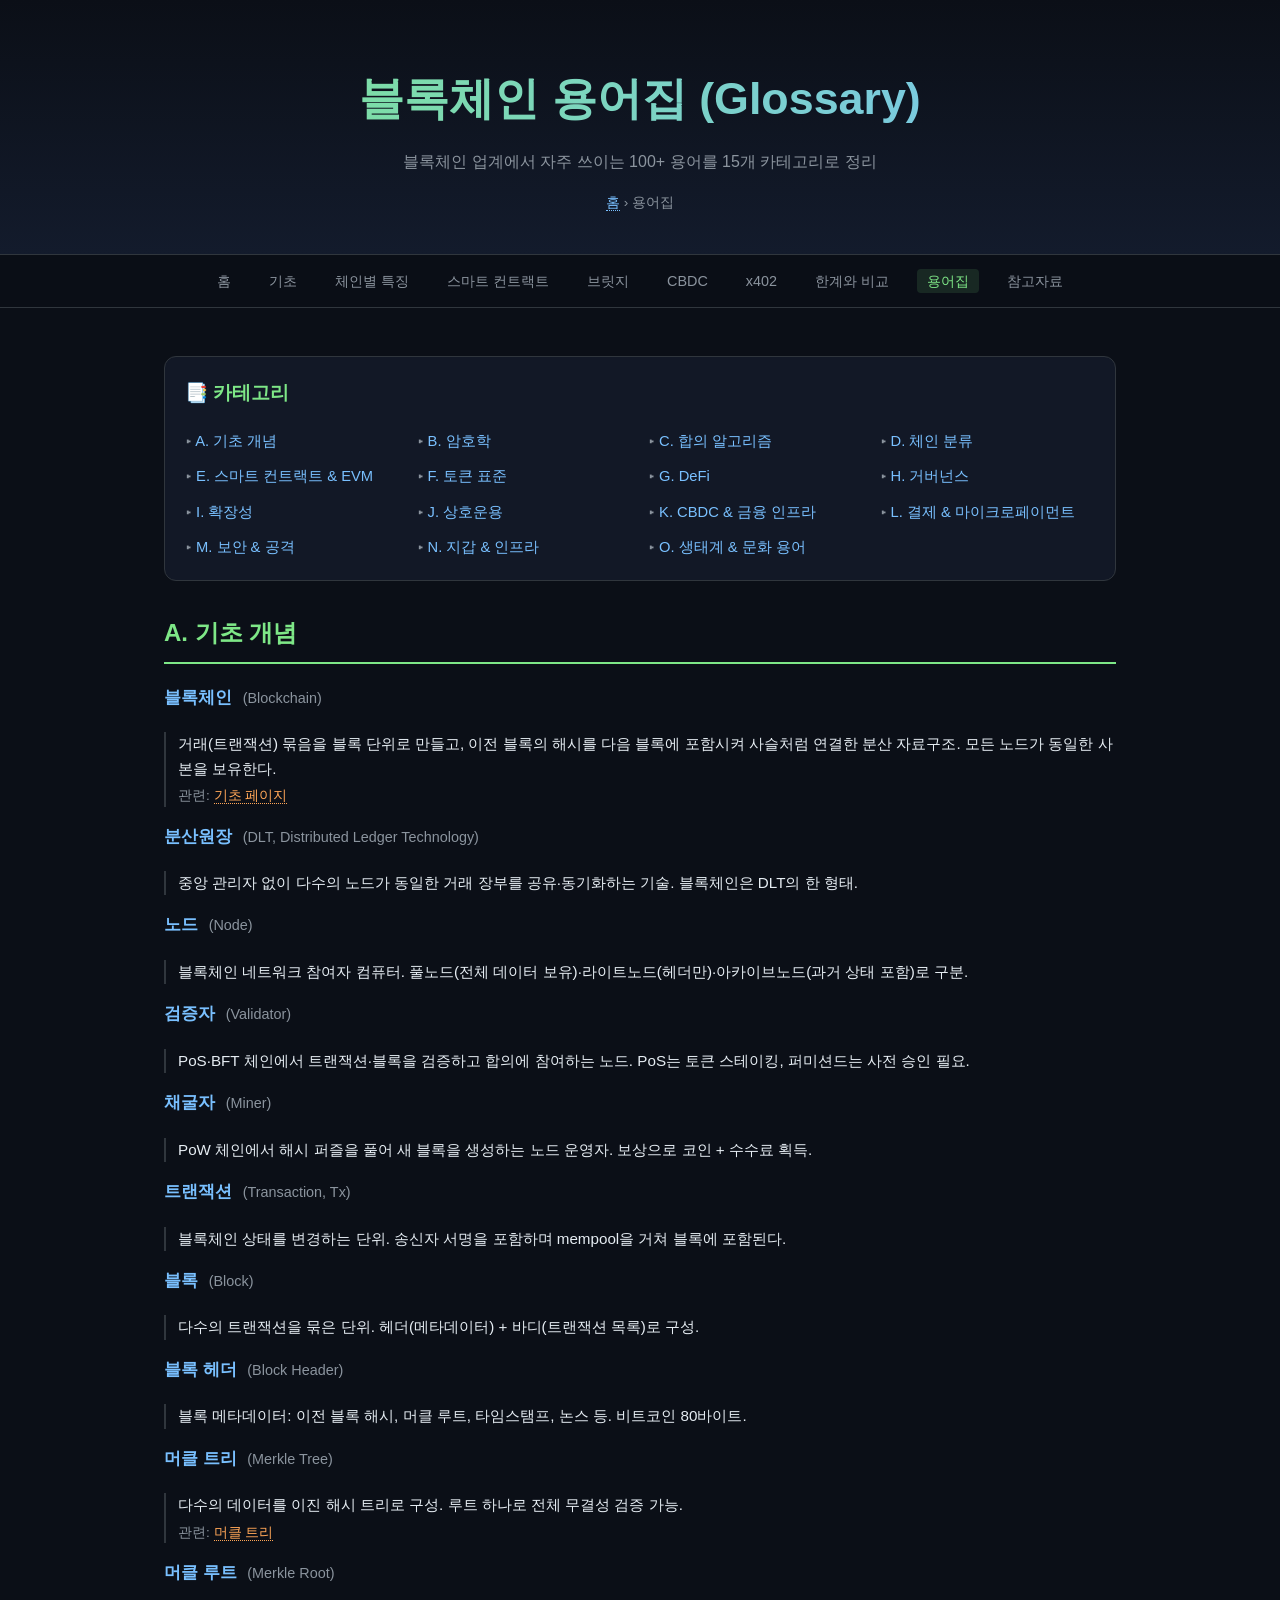
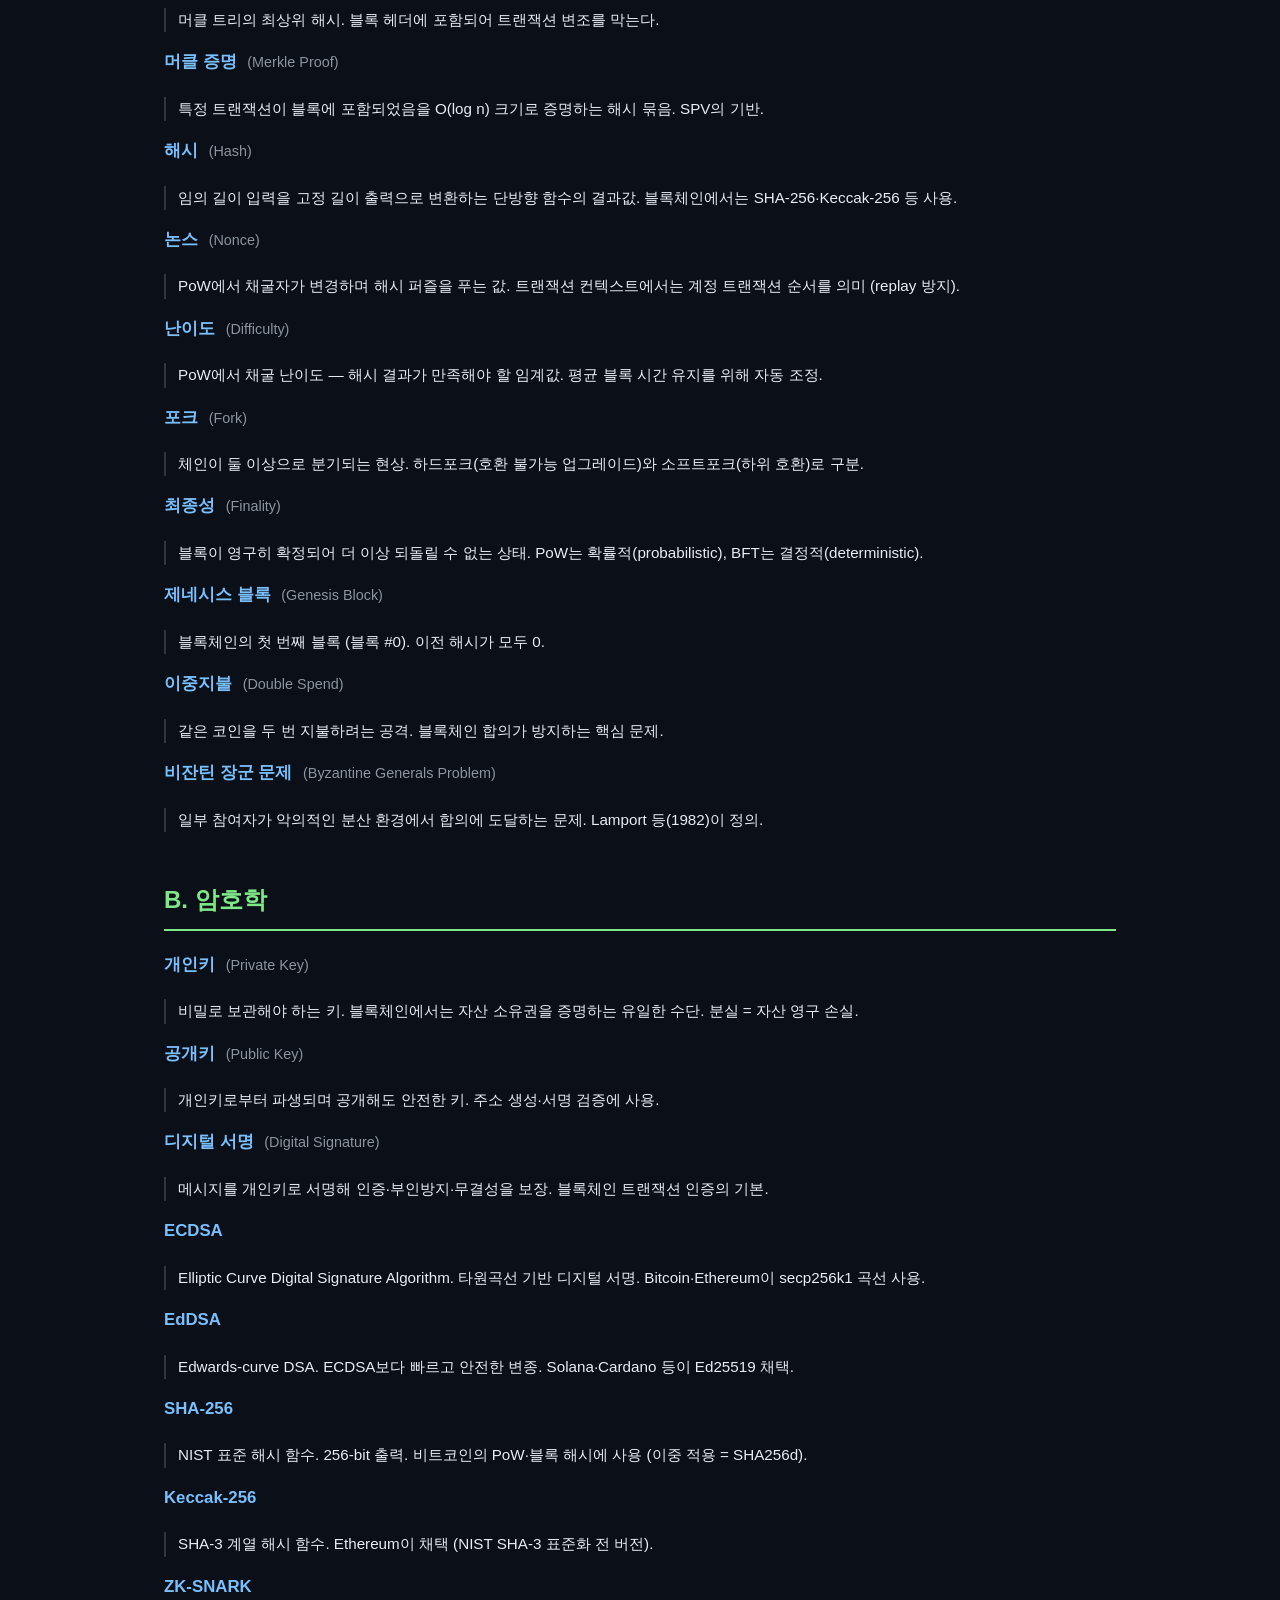
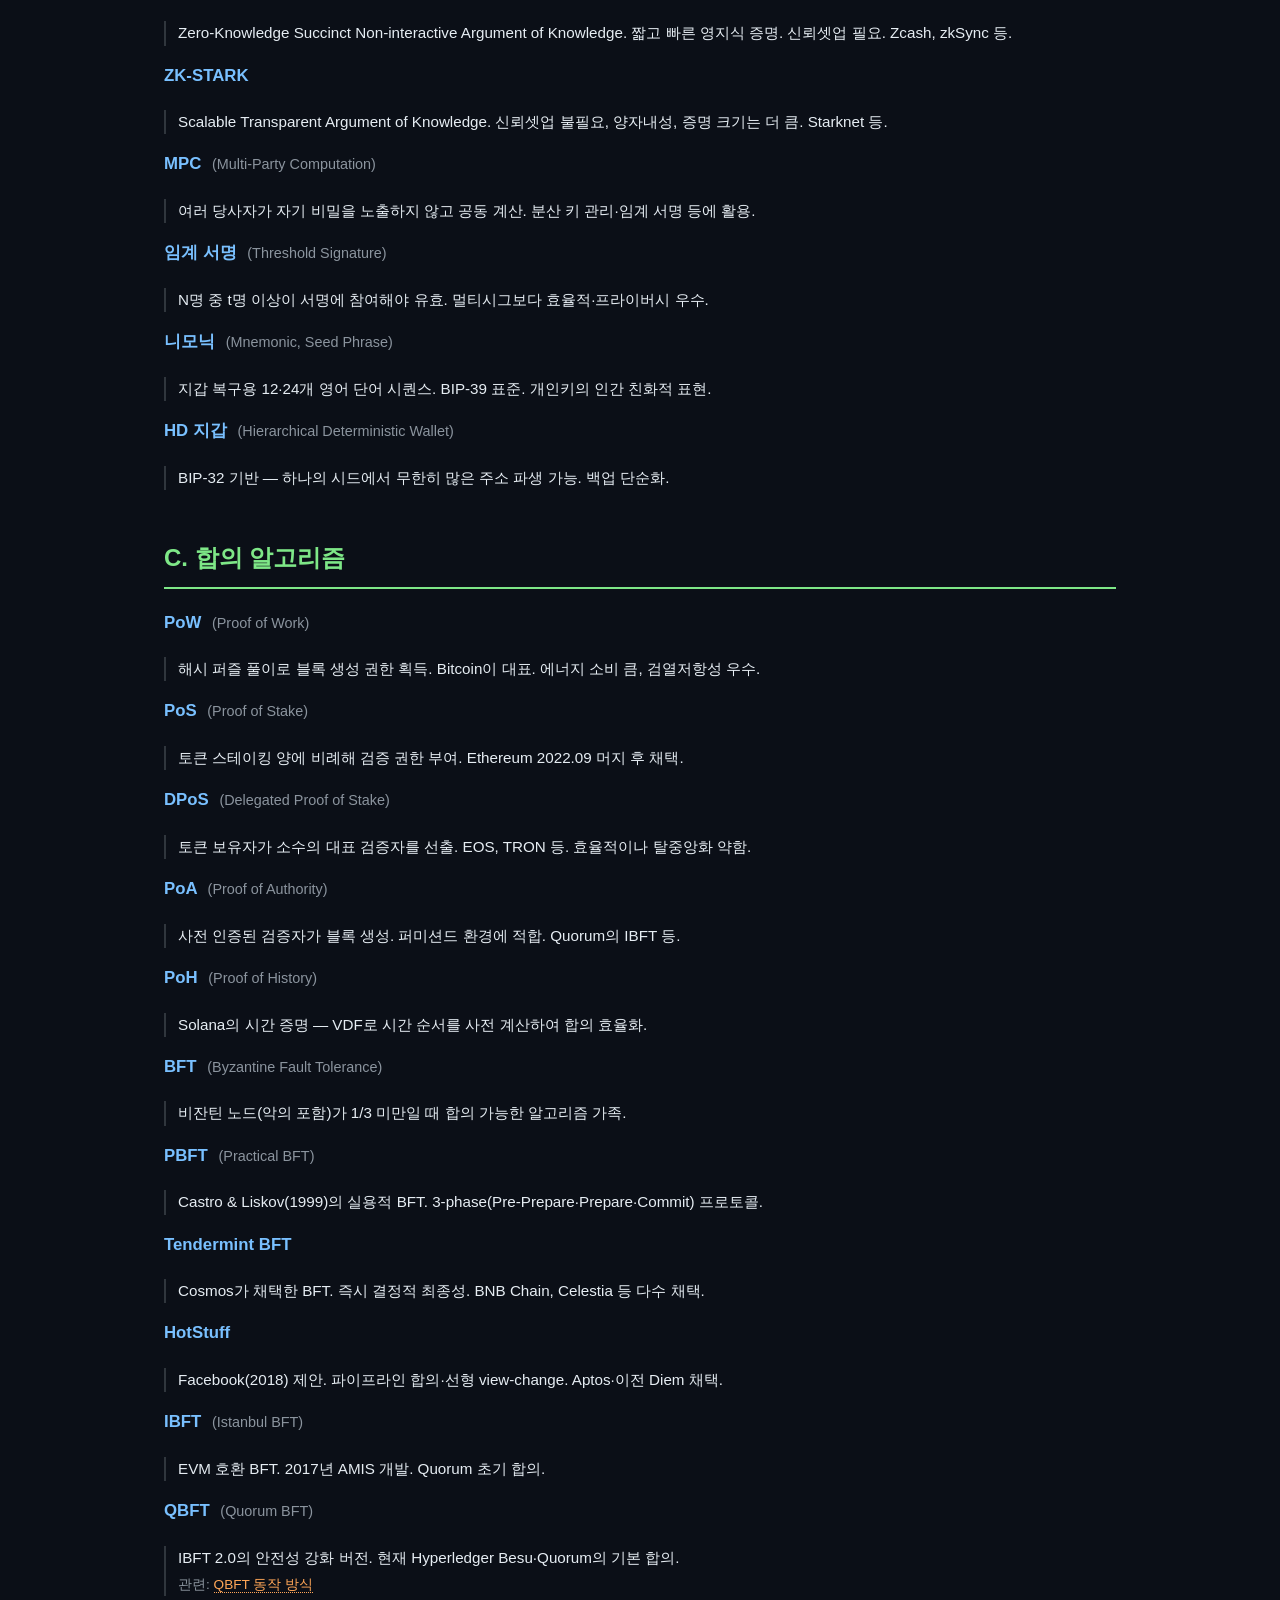
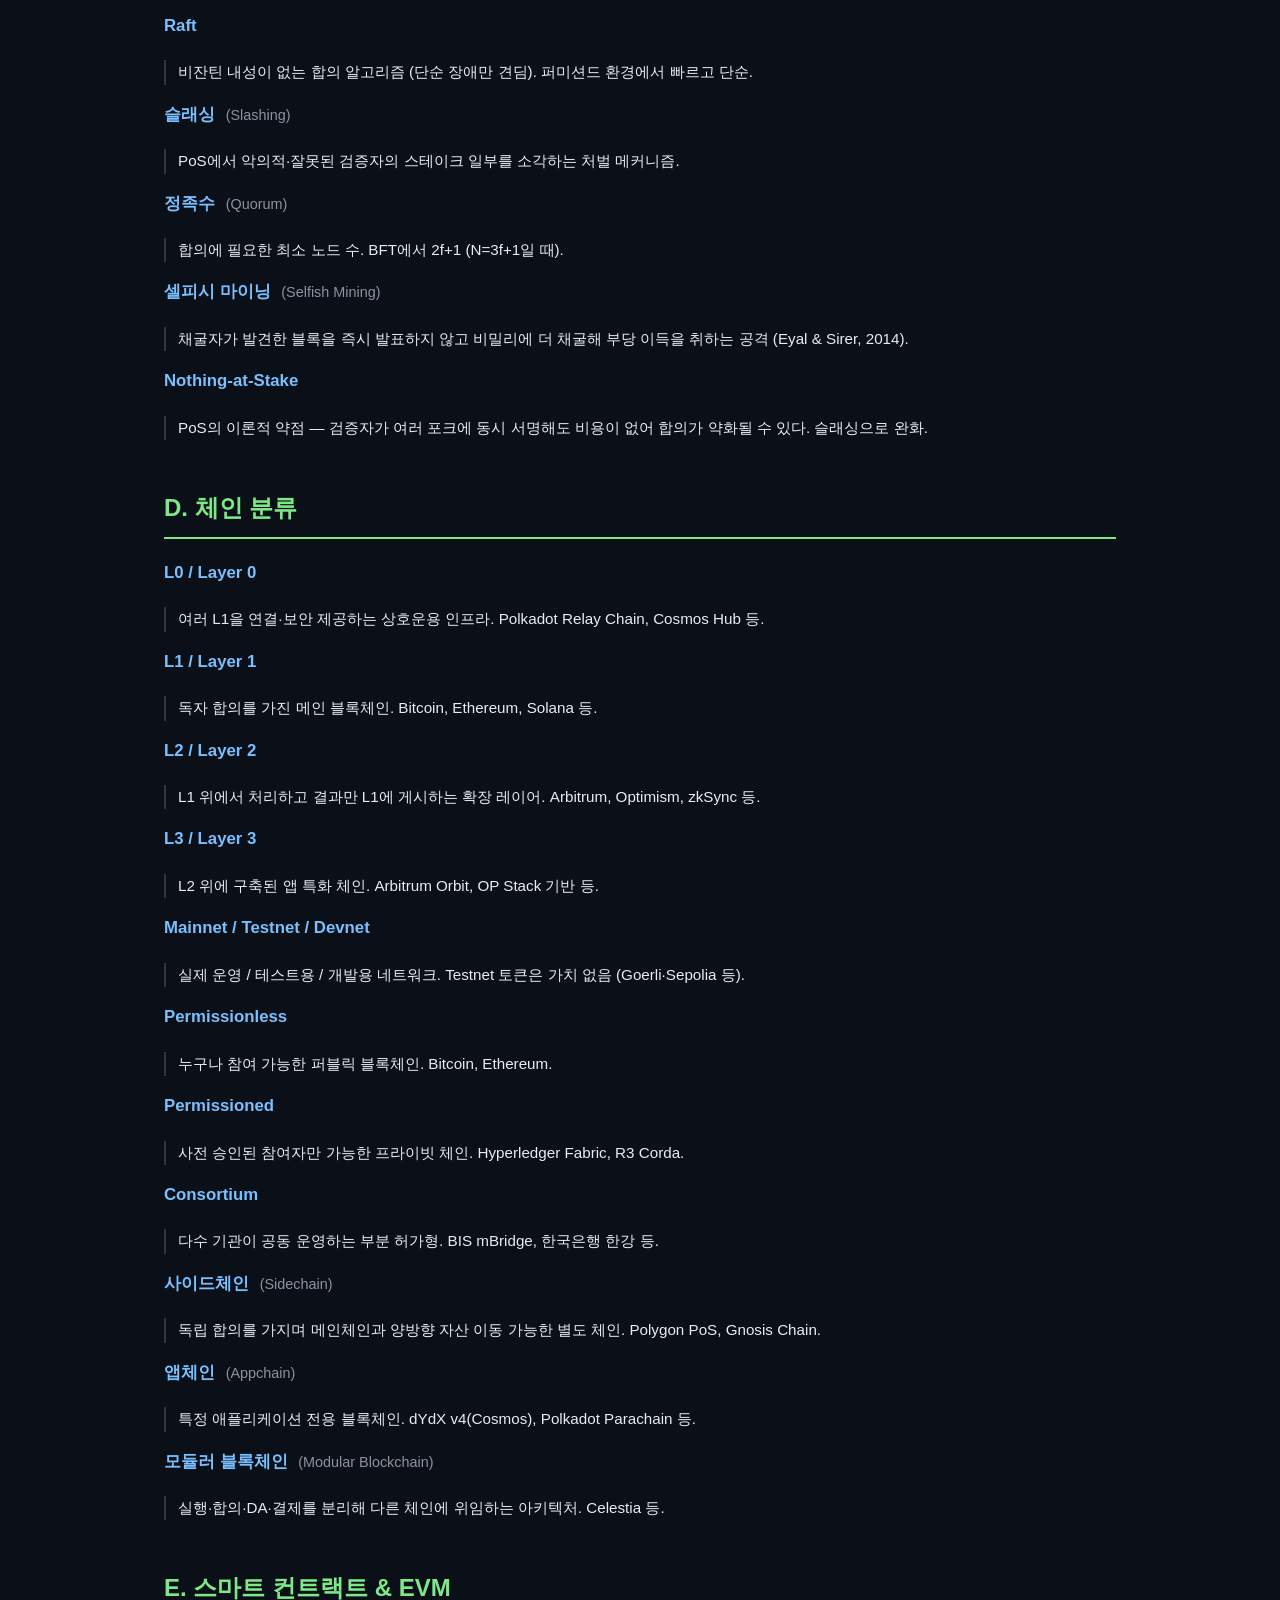
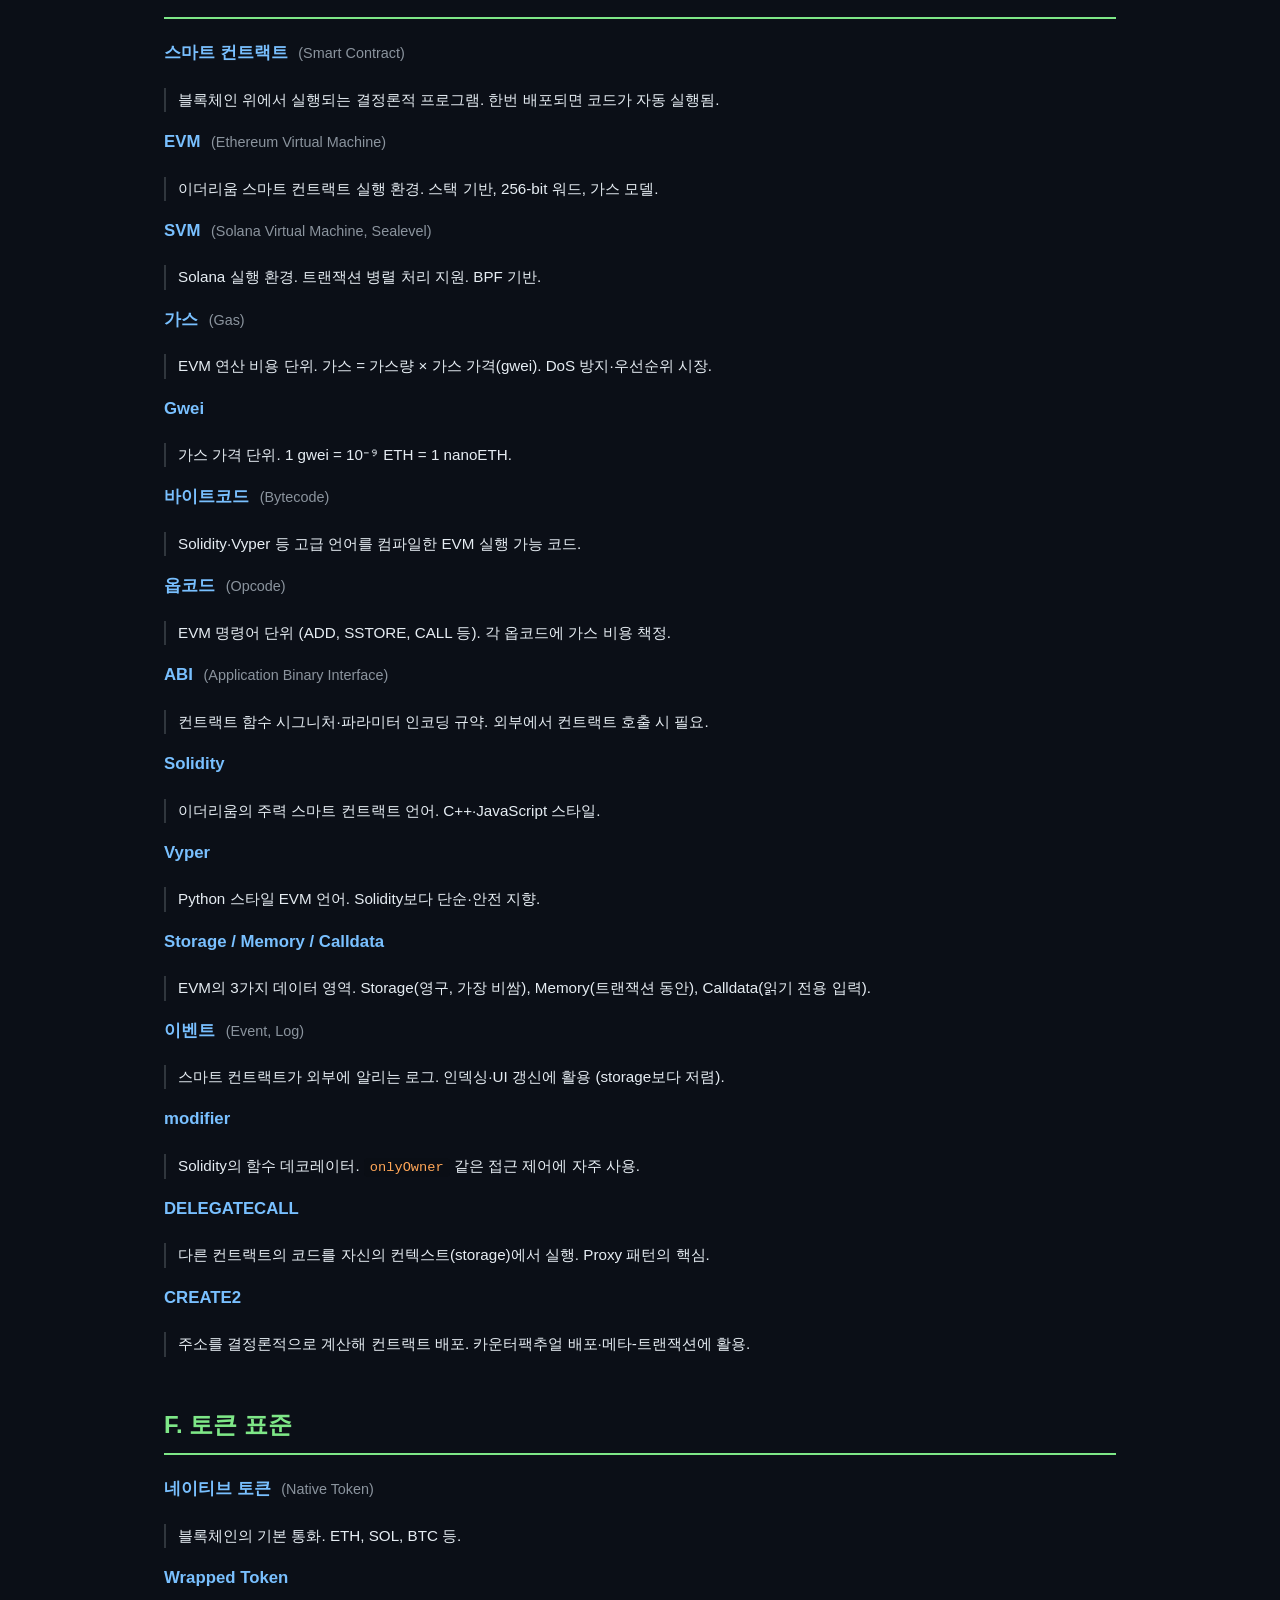
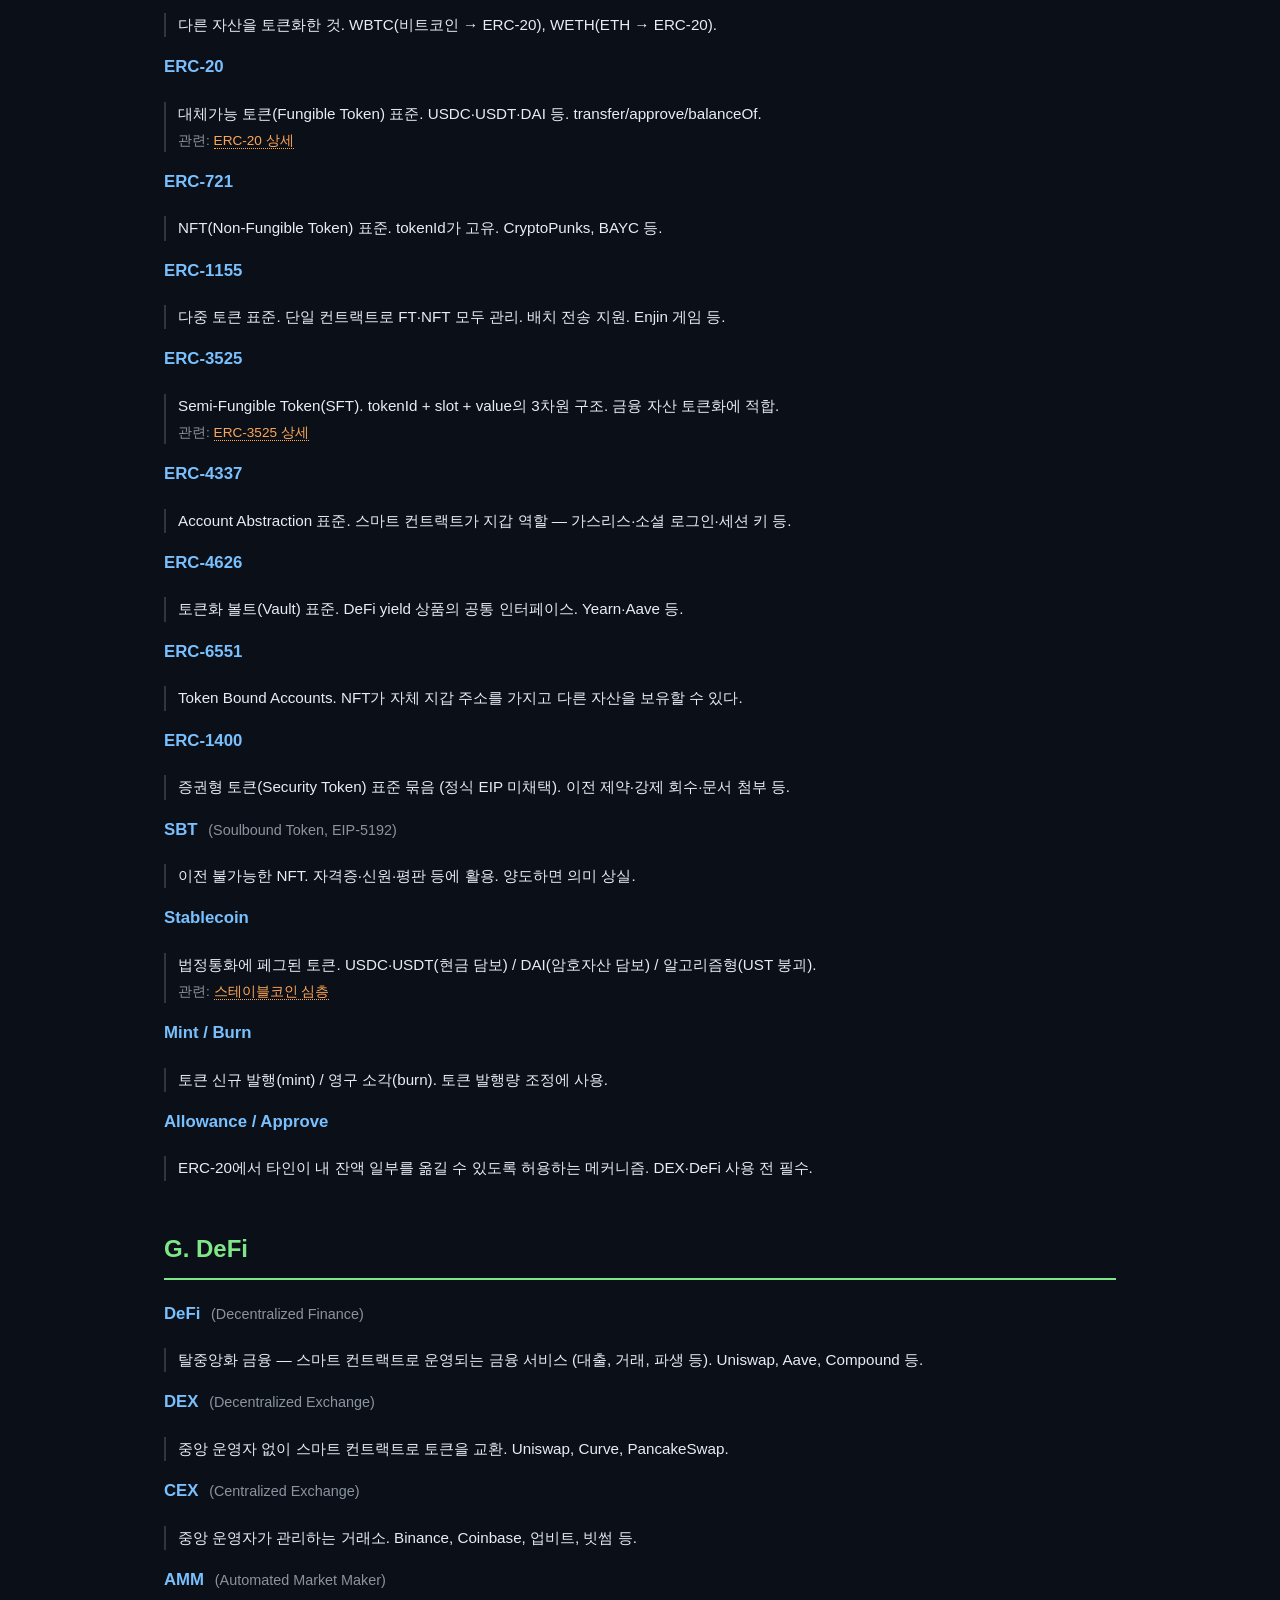
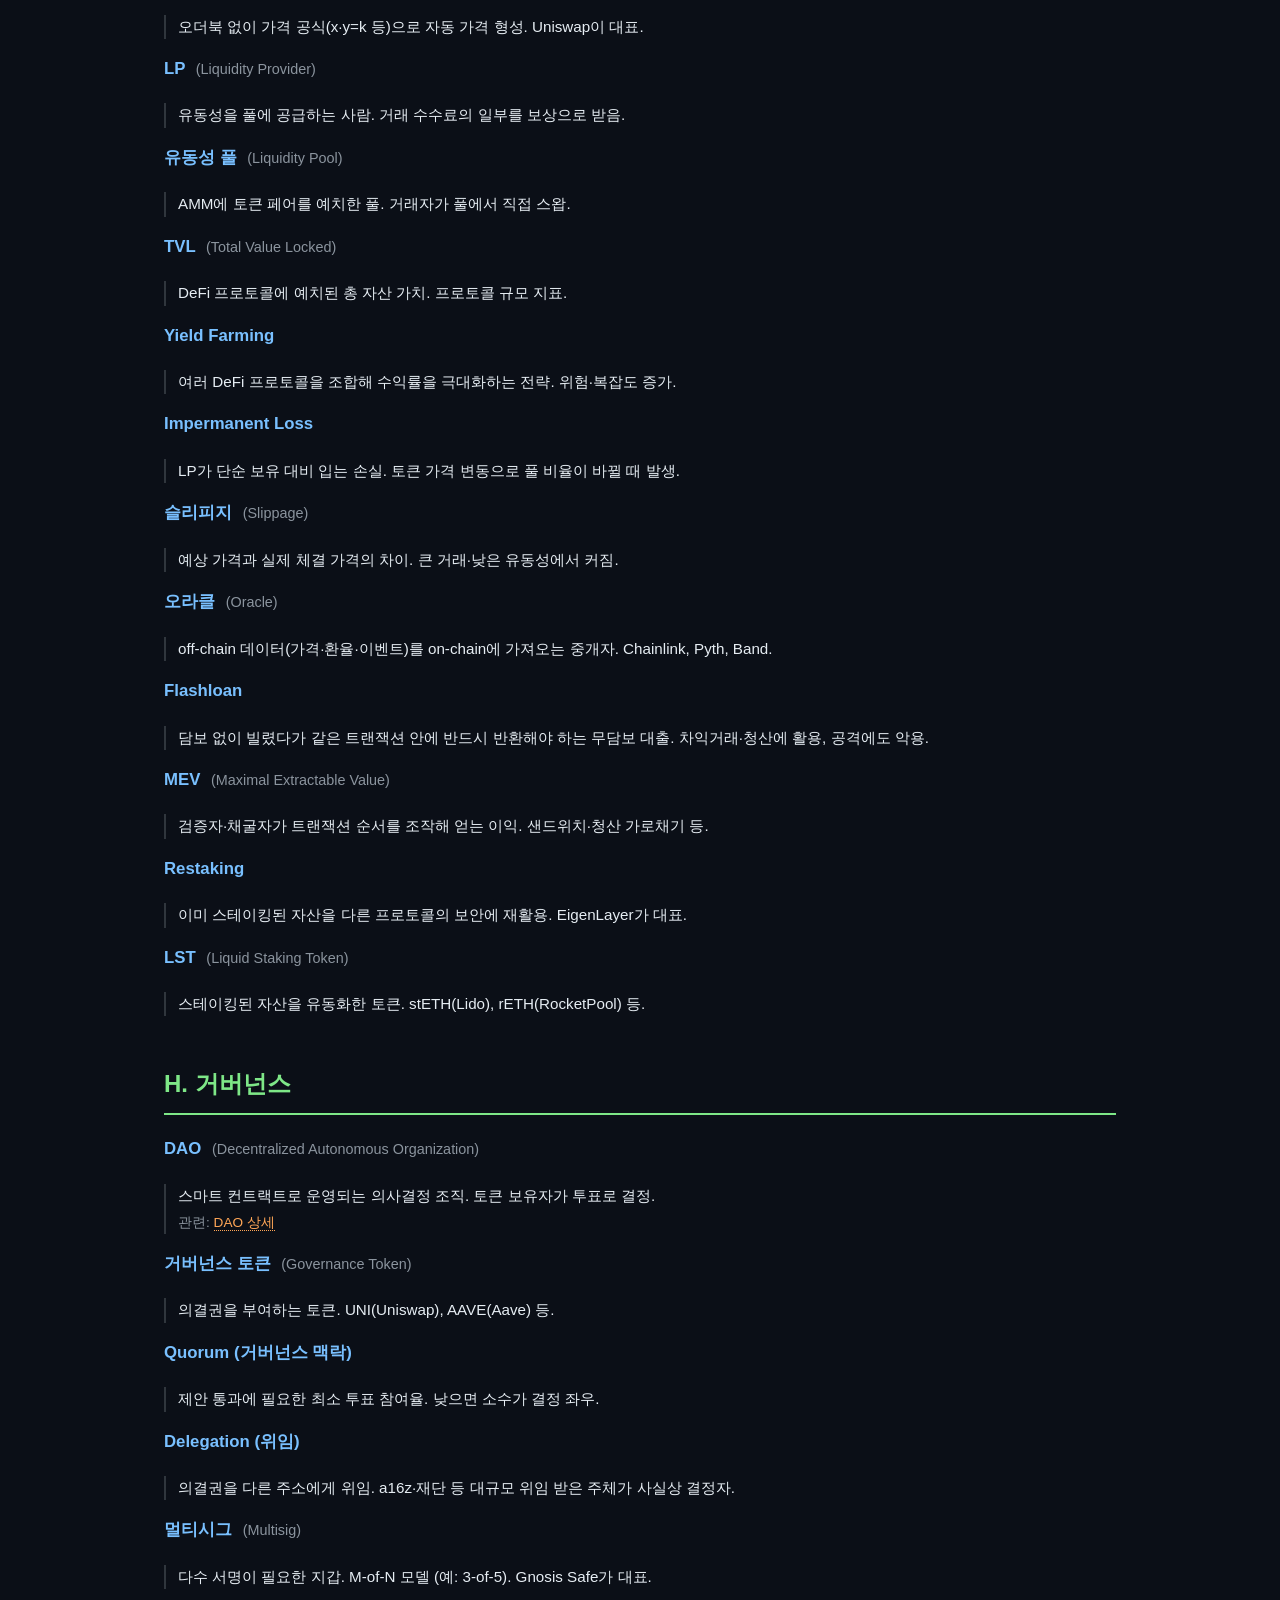
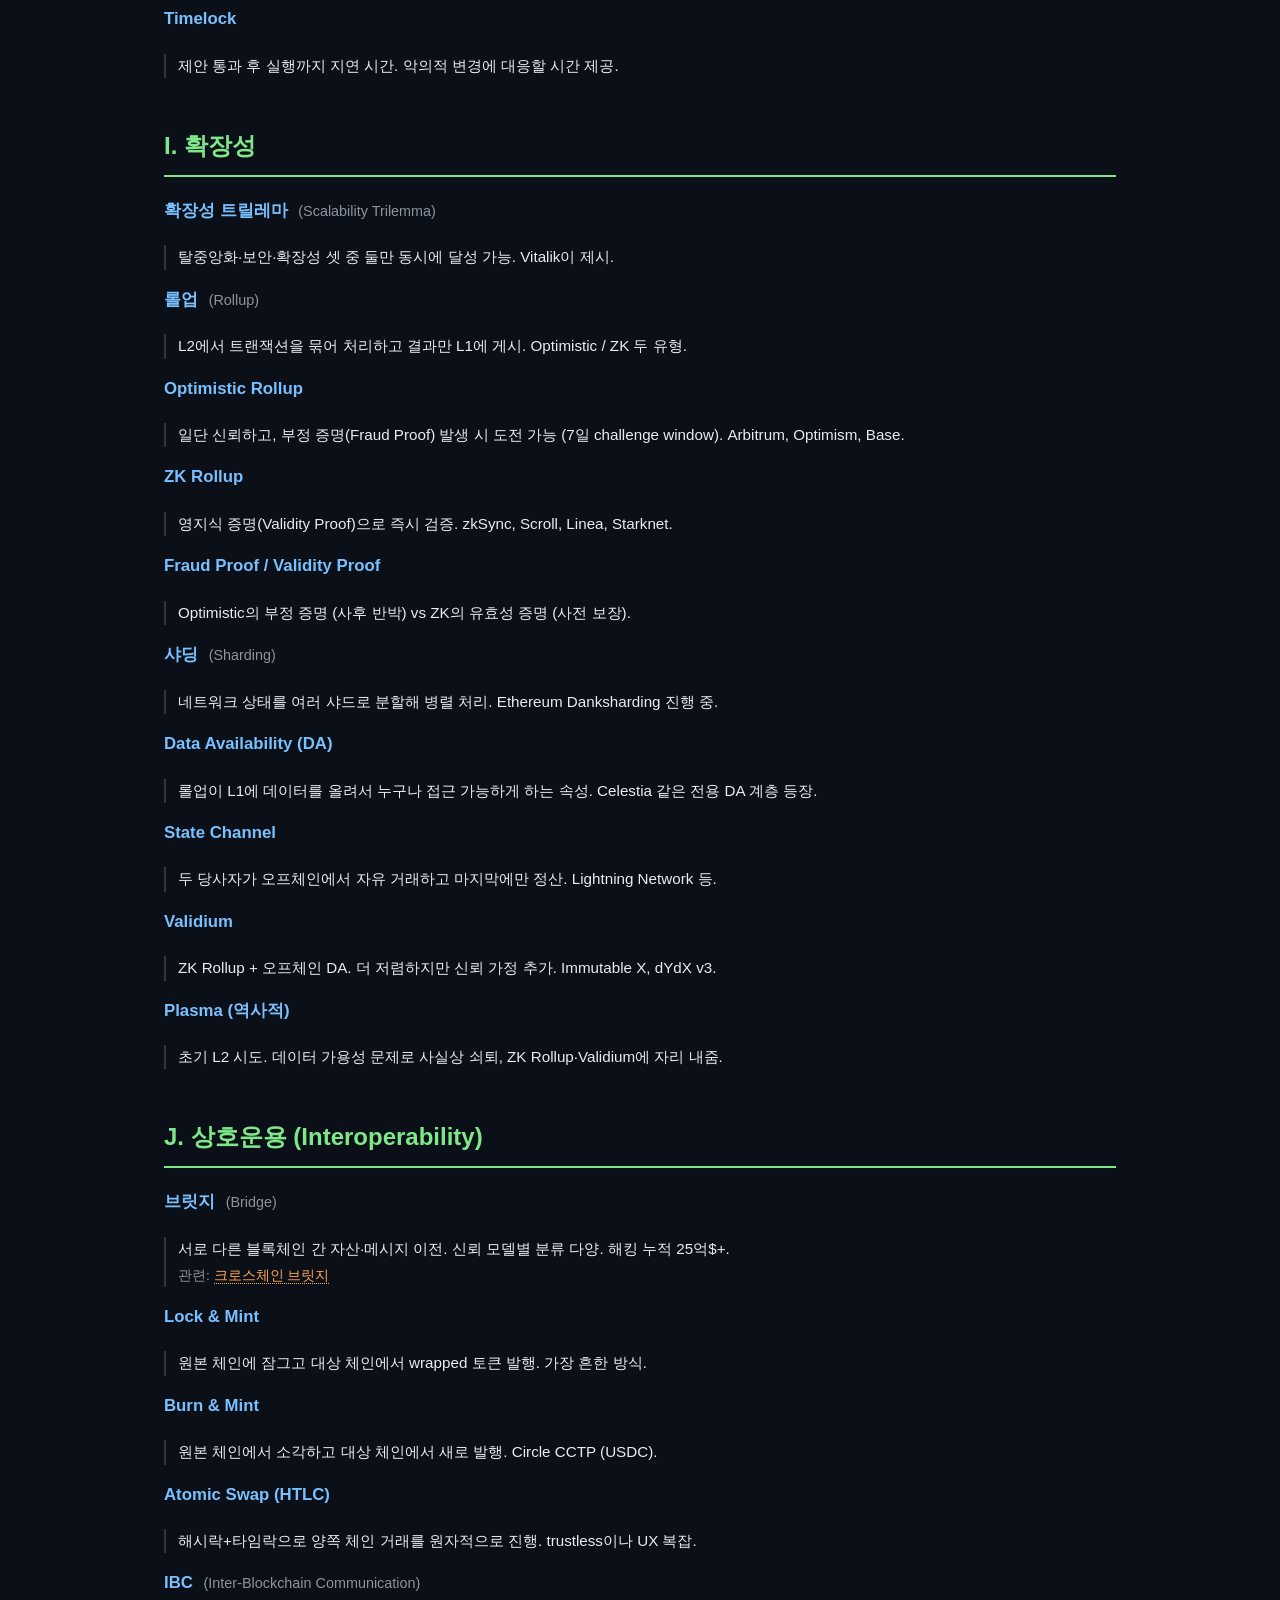
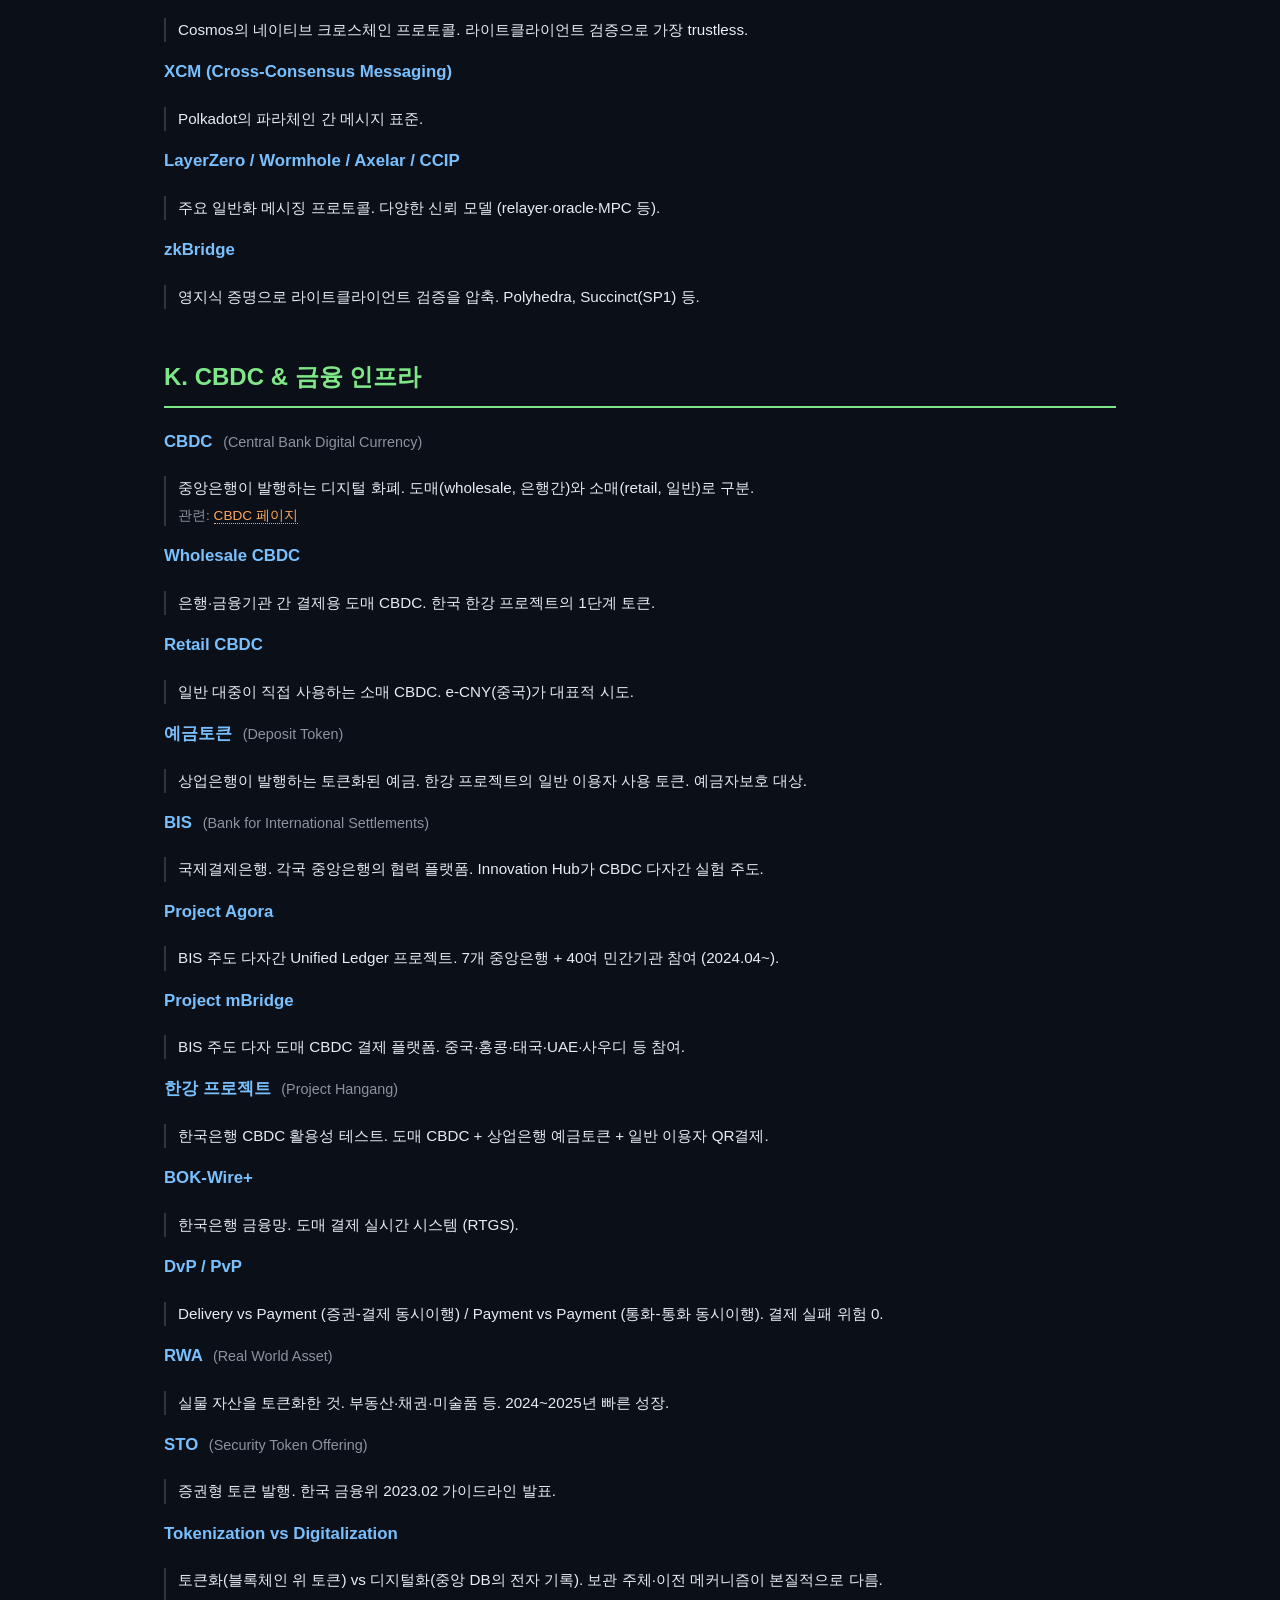
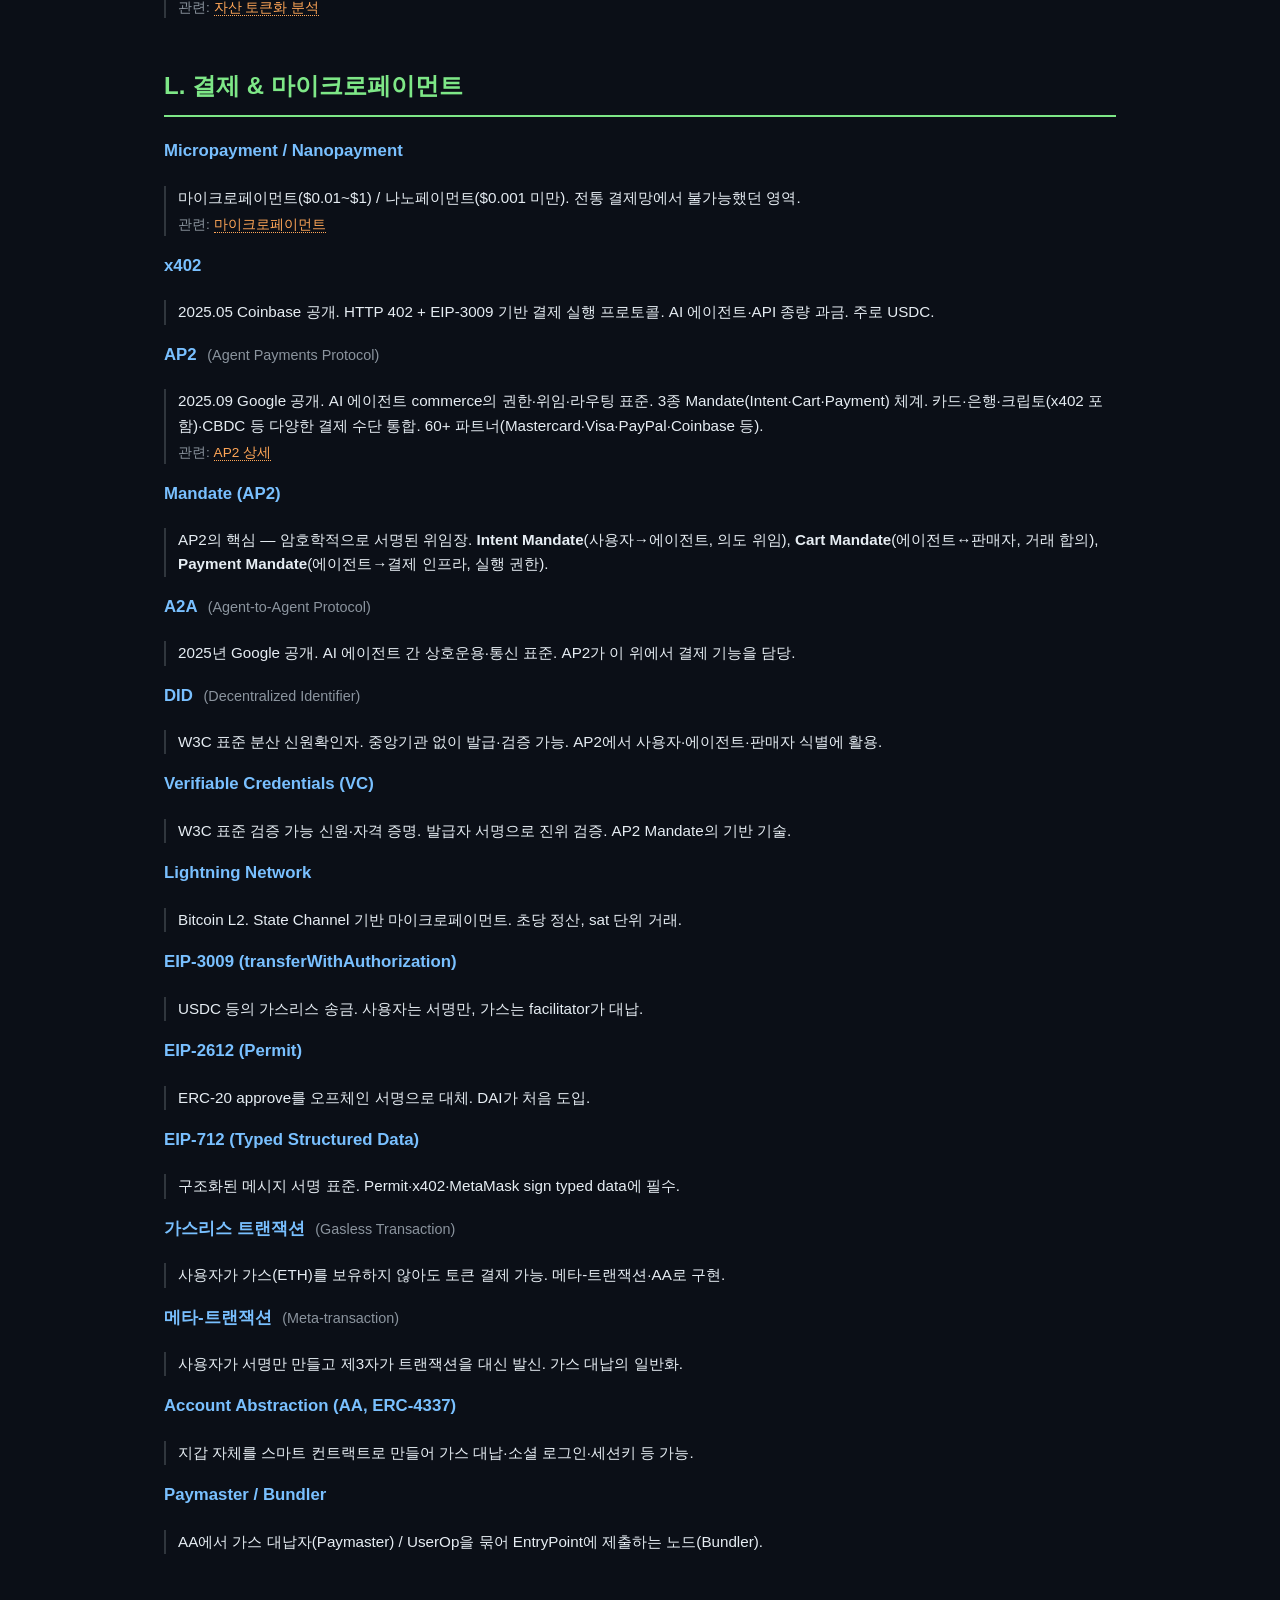
<file: glossary.html>
<!DOCTYPE html>
<html lang="ko">
<head>
<meta charset="UTF-8" />
<meta name="viewport" content="width=device-width, initial-scale=1.0" />
<title>블록체인 용어집 — 블록체인 가이드</title>
<link rel="stylesheet" href="style.css">
</head>
<body>

<header class="site">
  <h1>블록체인 용어집 (Glossary)</h1>
  <p>블록체인 업계에서 자주 쓰이는 100+ 용어를 15개 카테고리로 정리</p>
  <div class="breadcrumb"><a href="index.html">홈</a> › 용어집</div>
</header>

<nav class="top">
  <ul>
    <li><a href="index.html">홈</a></li>
    <li><a href="basics.html">기초</a></li>
    <li><a href="chains.html">체인별 특징</a></li>
    <li><a href="contracts.html">스마트 컨트랙트</a></li>
    <li><a href="bridges.html">브릿지</a></li>
    <li><a href="cbdc.html">CBDC</a></li>
    <li><a href="x402.html">x402</a></li>
    <li><a href="limits.html">한계와 비교</a></li>
    <li><a href="glossary.html" class="active">용어집</a></li>
    <li><a href="references.html">참고자료</a></li>
  </ul>
</nav>

<main>

<div class="glossary-toc">
  <h3>📑 카테고리</h3>
  <ul>
    <li><a href="#basic">A. 기초 개념</a></li>
    <li><a href="#crypto">B. 암호학</a></li>
    <li><a href="#consensus">C. 합의 알고리즘</a></li>
    <li><a href="#chain-types">D. 체인 분류</a></li>
    <li><a href="#smartcontract">E. 스마트 컨트랙트 & EVM</a></li>
    <li><a href="#token">F. 토큰 표준</a></li>
    <li><a href="#defi">G. DeFi</a></li>
    <li><a href="#governance">H. 거버넌스</a></li>
    <li><a href="#scaling">I. 확장성</a></li>
    <li><a href="#interop">J. 상호운용</a></li>
    <li><a href="#cbdc">K. CBDC & 금융 인프라</a></li>
    <li><a href="#payment">L. 결제 & 마이크로페이먼트</a></li>
    <li><a href="#security">M. 보안 & 공격</a></li>
    <li><a href="#wallet">N. 지갑 & 인프라</a></li>
    <li><a href="#culture">O. 생태계 & 문화 용어</a></li>
  </ul>
</div>

<!-- ============= A. 기초 개념 ============= -->
<section class="glossary-section" id="basic">
  <h2>A. 기초 개념</h2>
  <dl>
    <dt>블록체인 <span class="en">(Blockchain)</span></dt>
    <dd>거래(트랜잭션) 묶음을 블록 단위로 만들고, 이전 블록의 해시를 다음 블록에 포함시켜 사슬처럼 연결한 분산 자료구조. 모든 노드가 동일한 사본을 보유한다.
      <span class="related">관련: <a href="basics.html">기초 페이지</a></span>
    </dd>

    <dt>분산원장 <span class="en">(DLT, Distributed Ledger Technology)</span></dt>
    <dd>중앙 관리자 없이 다수의 노드가 동일한 거래 장부를 공유·동기화하는 기술. 블록체인은 DLT의 한 형태.</dd>

    <dt>노드 <span class="en">(Node)</span></dt>
    <dd>블록체인 네트워크 참여자 컴퓨터. 풀노드(전체 데이터 보유)·라이트노드(헤더만)·아카이브노드(과거 상태 포함)로 구분.</dd>

    <dt>검증자 <span class="en">(Validator)</span></dt>
    <dd>PoS·BFT 체인에서 트랜잭션·블록을 검증하고 합의에 참여하는 노드. PoS는 토큰 스테이킹, 퍼미션드는 사전 승인 필요.</dd>

    <dt>채굴자 <span class="en">(Miner)</span></dt>
    <dd>PoW 체인에서 해시 퍼즐을 풀어 새 블록을 생성하는 노드 운영자. 보상으로 코인 + 수수료 획득.</dd>

    <dt>트랜잭션 <span class="en">(Transaction, Tx)</span></dt>
    <dd>블록체인 상태를 변경하는 단위. 송신자 서명을 포함하며 mempool을 거쳐 블록에 포함된다.</dd>

    <dt>블록 <span class="en">(Block)</span></dt>
    <dd>다수의 트랜잭션을 묶은 단위. 헤더(메타데이터) + 바디(트랜잭션 목록)로 구성.</dd>

    <dt>블록 헤더 <span class="en">(Block Header)</span></dt>
    <dd>블록 메타데이터: 이전 블록 해시, 머클 루트, 타임스탬프, 논스 등. 비트코인 80바이트.</dd>

    <dt>머클 트리 <span class="en">(Merkle Tree)</span></dt>
    <dd>다수의 데이터를 이진 해시 트리로 구성. 루트 하나로 전체 무결성 검증 가능.
      <span class="related">관련: <a href="basics.html#merkle">머클 트리</a></span>
    </dd>

    <dt>머클 루트 <span class="en">(Merkle Root)</span></dt>
    <dd>머클 트리의 최상위 해시. 블록 헤더에 포함되어 트랜잭션 변조를 막는다.</dd>

    <dt>머클 증명 <span class="en">(Merkle Proof)</span></dt>
    <dd>특정 트랜잭션이 블록에 포함되었음을 O(log n) 크기로 증명하는 해시 묶음. SPV의 기반.</dd>

    <dt>해시 <span class="en">(Hash)</span></dt>
    <dd>임의 길이 입력을 고정 길이 출력으로 변환하는 단방향 함수의 결과값. 블록체인에서는 SHA-256·Keccak-256 등 사용.</dd>

    <dt>논스 <span class="en">(Nonce)</span></dt>
    <dd>PoW에서 채굴자가 변경하며 해시 퍼즐을 푸는 값. 트랜잭션 컨텍스트에서는 계정 트랜잭션 순서를 의미 (replay 방지).</dd>

    <dt>난이도 <span class="en">(Difficulty)</span></dt>
    <dd>PoW에서 채굴 난이도 — 해시 결과가 만족해야 할 임계값. 평균 블록 시간 유지를 위해 자동 조정.</dd>

    <dt>포크 <span class="en">(Fork)</span></dt>
    <dd>체인이 둘 이상으로 분기되는 현상. 하드포크(호환 불가능 업그레이드)와 소프트포크(하위 호환)로 구분.</dd>

    <dt>최종성 <span class="en">(Finality)</span></dt>
    <dd>블록이 영구히 확정되어 더 이상 되돌릴 수 없는 상태. PoW는 확률적(probabilistic), BFT는 결정적(deterministic).</dd>

    <dt>제네시스 블록 <span class="en">(Genesis Block)</span></dt>
    <dd>블록체인의 첫 번째 블록 (블록 #0). 이전 해시가 모두 0.</dd>

    <dt>이중지불 <span class="en">(Double Spend)</span></dt>
    <dd>같은 코인을 두 번 지불하려는 공격. 블록체인 합의가 방지하는 핵심 문제.</dd>

    <dt>비잔틴 장군 문제 <span class="en">(Byzantine Generals Problem)</span></dt>
    <dd>일부 참여자가 악의적인 분산 환경에서 합의에 도달하는 문제. Lamport 등(1982)이 정의.</dd>
  </dl>
</section>

<!-- ============= B. 암호학 ============= -->
<section class="glossary-section" id="crypto">
  <h2>B. 암호학</h2>
  <dl>
    <dt>개인키 <span class="en">(Private Key)</span></dt>
    <dd>비밀로 보관해야 하는 키. 블록체인에서는 자산 소유권을 증명하는 유일한 수단. 분실 = 자산 영구 손실.</dd>

    <dt>공개키 <span class="en">(Public Key)</span></dt>
    <dd>개인키로부터 파생되며 공개해도 안전한 키. 주소 생성·서명 검증에 사용.</dd>

    <dt>디지털 서명 <span class="en">(Digital Signature)</span></dt>
    <dd>메시지를 개인키로 서명해 인증·부인방지·무결성을 보장. 블록체인 트랜잭션 인증의 기본.</dd>

    <dt>ECDSA</dt>
    <dd>Elliptic Curve Digital Signature Algorithm. 타원곡선 기반 디지털 서명. Bitcoin·Ethereum이 secp256k1 곡선 사용.</dd>

    <dt>EdDSA</dt>
    <dd>Edwards-curve DSA. ECDSA보다 빠르고 안전한 변종. Solana·Cardano 등이 Ed25519 채택.</dd>

    <dt>SHA-256</dt>
    <dd>NIST 표준 해시 함수. 256-bit 출력. 비트코인의 PoW·블록 해시에 사용 (이중 적용 = SHA256d).</dd>

    <dt>Keccak-256</dt>
    <dd>SHA-3 계열 해시 함수. Ethereum이 채택 (NIST SHA-3 표준화 전 버전).</dd>

    <dt>ZK-SNARK</dt>
    <dd>Zero-Knowledge Succinct Non-interactive Argument of Knowledge. 짧고 빠른 영지식 증명. 신뢰셋업 필요. Zcash, zkSync 등.</dd>

    <dt>ZK-STARK</dt>
    <dd>Scalable Transparent Argument of Knowledge. 신뢰셋업 불필요, 양자내성, 증명 크기는 더 큼. Starknet 등.</dd>

    <dt>MPC <span class="en">(Multi-Party Computation)</span></dt>
    <dd>여러 당사자가 자기 비밀을 노출하지 않고 공동 계산. 분산 키 관리·임계 서명 등에 활용.</dd>

    <dt>임계 서명 <span class="en">(Threshold Signature)</span></dt>
    <dd>N명 중 t명 이상이 서명에 참여해야 유효. 멀티시그보다 효율적·프라이버시 우수.</dd>

    <dt>니모닉 <span class="en">(Mnemonic, Seed Phrase)</span></dt>
    <dd>지갑 복구용 12·24개 영어 단어 시퀀스. BIP-39 표준. 개인키의 인간 친화적 표현.</dd>

    <dt>HD 지갑 <span class="en">(Hierarchical Deterministic Wallet)</span></dt>
    <dd>BIP-32 기반 — 하나의 시드에서 무한히 많은 주소 파생 가능. 백업 단순화.</dd>
  </dl>
</section>

<!-- ============= C. 합의 알고리즘 ============= -->
<section class="glossary-section" id="consensus">
  <h2>C. 합의 알고리즘</h2>
  <dl>
    <dt>PoW <span class="en">(Proof of Work)</span></dt>
    <dd>해시 퍼즐 풀이로 블록 생성 권한 획득. Bitcoin이 대표. 에너지 소비 큼, 검열저항성 우수.</dd>

    <dt>PoS <span class="en">(Proof of Stake)</span></dt>
    <dd>토큰 스테이킹 양에 비례해 검증 권한 부여. Ethereum 2022.09 머지 후 채택.</dd>

    <dt>DPoS <span class="en">(Delegated Proof of Stake)</span></dt>
    <dd>토큰 보유자가 소수의 대표 검증자를 선출. EOS, TRON 등. 효율적이나 탈중앙화 약함.</dd>

    <dt>PoA <span class="en">(Proof of Authority)</span></dt>
    <dd>사전 인증된 검증자가 블록 생성. 퍼미션드 환경에 적합. Quorum의 IBFT 등.</dd>

    <dt>PoH <span class="en">(Proof of History)</span></dt>
    <dd>Solana의 시간 증명 — VDF로 시간 순서를 사전 계산하여 합의 효율화.</dd>

    <dt>BFT <span class="en">(Byzantine Fault Tolerance)</span></dt>
    <dd>비잔틴 노드(악의 포함)가 1/3 미만일 때 합의 가능한 알고리즘 가족.</dd>

    <dt>PBFT <span class="en">(Practical BFT)</span></dt>
    <dd>Castro & Liskov(1999)의 실용적 BFT. 3-phase(Pre-Prepare·Prepare·Commit) 프로토콜.</dd>

    <dt>Tendermint BFT</dt>
    <dd>Cosmos가 채택한 BFT. 즉시 결정적 최종성. BNB Chain, Celestia 등 다수 채택.</dd>

    <dt>HotStuff</dt>
    <dd>Facebook(2018) 제안. 파이프라인 합의·선형 view-change. Aptos·이전 Diem 채택.</dd>

    <dt>IBFT <span class="en">(Istanbul BFT)</span></dt>
    <dd>EVM 호환 BFT. 2017년 AMIS 개발. Quorum 초기 합의.</dd>

    <dt>QBFT <span class="en">(Quorum BFT)</span></dt>
    <dd>IBFT 2.0의 안전성 강화 버전. 현재 Hyperledger Besu·Quorum의 기본 합의.
      <span class="related">관련: <a href="basics.html#consensus">QBFT 동작 방식</a></span>
    </dd>

    <dt>Raft</dt>
    <dd>비잔틴 내성이 없는 합의 알고리즘 (단순 장애만 견딤). 퍼미션드 환경에서 빠르고 단순.</dd>

    <dt>슬래싱 <span class="en">(Slashing)</span></dt>
    <dd>PoS에서 악의적·잘못된 검증자의 스테이크 일부를 소각하는 처벌 메커니즘.</dd>

    <dt>정족수 <span class="en">(Quorum)</span></dt>
    <dd>합의에 필요한 최소 노드 수. BFT에서 2f+1 (N=3f+1일 때).</dd>

    <dt>셀피시 마이닝 <span class="en">(Selfish Mining)</span></dt>
    <dd>채굴자가 발견한 블록을 즉시 발표하지 않고 비밀리에 더 채굴해 부당 이득을 취하는 공격 (Eyal & Sirer, 2014).</dd>

    <dt>Nothing-at-Stake</dt>
    <dd>PoS의 이론적 약점 — 검증자가 여러 포크에 동시 서명해도 비용이 없어 합의가 약화될 수 있다. 슬래싱으로 완화.</dd>
  </dl>
</section>

<!-- ============= D. 체인 분류 ============= -->
<section class="glossary-section" id="chain-types">
  <h2>D. 체인 분류</h2>
  <dl>
    <dt>L0 / Layer 0</dt>
    <dd>여러 L1을 연결·보안 제공하는 상호운용 인프라. Polkadot Relay Chain, Cosmos Hub 등.</dd>

    <dt>L1 / Layer 1</dt>
    <dd>독자 합의를 가진 메인 블록체인. Bitcoin, Ethereum, Solana 등.</dd>

    <dt>L2 / Layer 2</dt>
    <dd>L1 위에서 처리하고 결과만 L1에 게시하는 확장 레이어. Arbitrum, Optimism, zkSync 등.</dd>

    <dt>L3 / Layer 3</dt>
    <dd>L2 위에 구축된 앱 특화 체인. Arbitrum Orbit, OP Stack 기반 등.</dd>

    <dt>Mainnet / Testnet / Devnet</dt>
    <dd>실제 운영 / 테스트용 / 개발용 네트워크. Testnet 토큰은 가치 없음 (Goerli·Sepolia 등).</dd>

    <dt>Permissionless</dt>
    <dd>누구나 참여 가능한 퍼블릭 블록체인. Bitcoin, Ethereum.</dd>

    <dt>Permissioned</dt>
    <dd>사전 승인된 참여자만 가능한 프라이빗 체인. Hyperledger Fabric, R3 Corda.</dd>

    <dt>Consortium</dt>
    <dd>다수 기관이 공동 운영하는 부분 허가형. BIS mBridge, 한국은행 한강 등.</dd>

    <dt>사이드체인 <span class="en">(Sidechain)</span></dt>
    <dd>독립 합의를 가지며 메인체인과 양방향 자산 이동 가능한 별도 체인. Polygon PoS, Gnosis Chain.</dd>

    <dt>앱체인 <span class="en">(Appchain)</span></dt>
    <dd>특정 애플리케이션 전용 블록체인. dYdX v4(Cosmos), Polkadot Parachain 등.</dd>

    <dt>모듈러 블록체인 <span class="en">(Modular Blockchain)</span></dt>
    <dd>실행·합의·DA·결제를 분리해 다른 체인에 위임하는 아키텍처. Celestia 등.</dd>
  </dl>
</section>

<!-- ============= E. 스마트 컨트랙트 & EVM ============= -->
<section class="glossary-section" id="smartcontract">
  <h2>E. 스마트 컨트랙트 & EVM</h2>
  <dl>
    <dt>스마트 컨트랙트 <span class="en">(Smart Contract)</span></dt>
    <dd>블록체인 위에서 실행되는 결정론적 프로그램. 한번 배포되면 코드가 자동 실행됨.</dd>

    <dt>EVM <span class="en">(Ethereum Virtual Machine)</span></dt>
    <dd>이더리움 스마트 컨트랙트 실행 환경. 스택 기반, 256-bit 워드, 가스 모델.</dd>

    <dt>SVM <span class="en">(Solana Virtual Machine, Sealevel)</span></dt>
    <dd>Solana 실행 환경. 트랜잭션 병렬 처리 지원. BPF 기반.</dd>

    <dt>가스 <span class="en">(Gas)</span></dt>
    <dd>EVM 연산 비용 단위. 가스 = 가스량 × 가스 가격(gwei). DoS 방지·우선순위 시장.</dd>

    <dt>Gwei</dt>
    <dd>가스 가격 단위. 1 gwei = 10⁻⁹ ETH = 1 nanoETH.</dd>

    <dt>바이트코드 <span class="en">(Bytecode)</span></dt>
    <dd>Solidity·Vyper 등 고급 언어를 컴파일한 EVM 실행 가능 코드.</dd>

    <dt>옵코드 <span class="en">(Opcode)</span></dt>
    <dd>EVM 명령어 단위 (ADD, SSTORE, CALL 등). 각 옵코드에 가스 비용 책정.</dd>

    <dt>ABI <span class="en">(Application Binary Interface)</span></dt>
    <dd>컨트랙트 함수 시그니처·파라미터 인코딩 규약. 외부에서 컨트랙트 호출 시 필요.</dd>

    <dt>Solidity</dt>
    <dd>이더리움의 주력 스마트 컨트랙트 언어. C++·JavaScript 스타일.</dd>

    <dt>Vyper</dt>
    <dd>Python 스타일 EVM 언어. Solidity보다 단순·안전 지향.</dd>

    <dt>Storage / Memory / Calldata</dt>
    <dd>EVM의 3가지 데이터 영역. Storage(영구, 가장 비쌈), Memory(트랜잭션 동안), Calldata(읽기 전용 입력).</dd>

    <dt>이벤트 <span class="en">(Event, Log)</span></dt>
    <dd>스마트 컨트랙트가 외부에 알리는 로그. 인덱싱·UI 갱신에 활용 (storage보다 저렴).</dd>

    <dt>modifier</dt>
    <dd>Solidity의 함수 데코레이터. <code>onlyOwner</code> 같은 접근 제어에 자주 사용.</dd>

    <dt>DELEGATECALL</dt>
    <dd>다른 컨트랙트의 코드를 자신의 컨텍스트(storage)에서 실행. Proxy 패턴의 핵심.</dd>

    <dt>CREATE2</dt>
    <dd>주소를 결정론적으로 계산해 컨트랙트 배포. 카운터팩추얼 배포·메타-트랜잭션에 활용.</dd>
  </dl>
</section>

<!-- ============= F. 토큰 표준 ============= -->
<section class="glossary-section" id="token">
  <h2>F. 토큰 표준</h2>
  <dl>
    <dt>네이티브 토큰 <span class="en">(Native Token)</span></dt>
    <dd>블록체인의 기본 통화. ETH, SOL, BTC 등.</dd>

    <dt>Wrapped Token</dt>
    <dd>다른 자산을 토큰화한 것. WBTC(비트코인 → ERC-20), WETH(ETH → ERC-20).</dd>

    <dt>ERC-20</dt>
    <dd>대체가능 토큰(Fungible Token) 표준. USDC·USDT·DAI 등. transfer/approve/balanceOf.
      <span class="related">관련: <a href="contracts.html#erc-20">ERC-20 상세</a></span>
    </dd>

    <dt>ERC-721</dt>
    <dd>NFT(Non-Fungible Token) 표준. tokenId가 고유. CryptoPunks, BAYC 등.</dd>

    <dt>ERC-1155</dt>
    <dd>다중 토큰 표준. 단일 컨트랙트로 FT·NFT 모두 관리. 배치 전송 지원. Enjin 게임 등.</dd>

    <dt>ERC-3525</dt>
    <dd>Semi-Fungible Token(SFT). tokenId + slot + value의 3차원 구조. 금융 자산 토큰화에 적합.
      <span class="related">관련: <a href="contracts.html#erc-3525">ERC-3525 상세</a></span>
    </dd>

    <dt>ERC-4337</dt>
    <dd>Account Abstraction 표준. 스마트 컨트랙트가 지갑 역할 — 가스리스·소셜 로그인·세션 키 등.</dd>

    <dt>ERC-4626</dt>
    <dd>토큰화 볼트(Vault) 표준. DeFi yield 상품의 공통 인터페이스. Yearn·Aave 등.</dd>

    <dt>ERC-6551</dt>
    <dd>Token Bound Accounts. NFT가 자체 지갑 주소를 가지고 다른 자산을 보유할 수 있다.</dd>

    <dt>ERC-1400</dt>
    <dd>증권형 토큰(Security Token) 표준 묶음 (정식 EIP 미채택). 이전 제약·강제 회수·문서 첨부 등.</dd>

    <dt>SBT <span class="en">(Soulbound Token, EIP-5192)</span></dt>
    <dd>이전 불가능한 NFT. 자격증·신원·평판 등에 활용. 양도하면 의미 상실.</dd>

    <dt>Stablecoin</dt>
    <dd>법정통화에 페그된 토큰. USDC·USDT(현금 담보) / DAI(암호자산 담보) / 알고리즘형(UST 붕괴).
      <span class="related">관련: <a href="contracts.html#stablecoins">스테이블코인 심층</a></span>
    </dd>

    <dt>Mint / Burn</dt>
    <dd>토큰 신규 발행(mint) / 영구 소각(burn). 토큰 발행량 조정에 사용.</dd>

    <dt>Allowance / Approve</dt>
    <dd>ERC-20에서 타인이 내 잔액 일부를 옮길 수 있도록 허용하는 메커니즘. DEX·DeFi 사용 전 필수.</dd>
  </dl>
</section>

<!-- ============= G. DeFi ============= -->
<section class="glossary-section" id="defi">
  <h2>G. DeFi</h2>
  <dl>
    <dt>DeFi <span class="en">(Decentralized Finance)</span></dt>
    <dd>탈중앙화 금융 — 스마트 컨트랙트로 운영되는 금융 서비스 (대출, 거래, 파생 등). Uniswap, Aave, Compound 등.</dd>

    <dt>DEX <span class="en">(Decentralized Exchange)</span></dt>
    <dd>중앙 운영자 없이 스마트 컨트랙트로 토큰을 교환. Uniswap, Curve, PancakeSwap.</dd>

    <dt>CEX <span class="en">(Centralized Exchange)</span></dt>
    <dd>중앙 운영자가 관리하는 거래소. Binance, Coinbase, 업비트, 빗썸 등.</dd>

    <dt>AMM <span class="en">(Automated Market Maker)</span></dt>
    <dd>오더북 없이 가격 공식(x·y=k 등)으로 자동 가격 형성. Uniswap이 대표.</dd>

    <dt>LP <span class="en">(Liquidity Provider)</span></dt>
    <dd>유동성을 풀에 공급하는 사람. 거래 수수료의 일부를 보상으로 받음.</dd>

    <dt>유동성 풀 <span class="en">(Liquidity Pool)</span></dt>
    <dd>AMM에 토큰 페어를 예치한 풀. 거래자가 풀에서 직접 스왑.</dd>

    <dt>TVL <span class="en">(Total Value Locked)</span></dt>
    <dd>DeFi 프로토콜에 예치된 총 자산 가치. 프로토콜 규모 지표.</dd>

    <dt>Yield Farming</dt>
    <dd>여러 DeFi 프로토콜을 조합해 수익률을 극대화하는 전략. 위험·복잡도 증가.</dd>

    <dt>Impermanent Loss</dt>
    <dd>LP가 단순 보유 대비 입는 손실. 토큰 가격 변동으로 풀 비율이 바뀔 때 발생.</dd>

    <dt>슬리피지 <span class="en">(Slippage)</span></dt>
    <dd>예상 가격과 실제 체결 가격의 차이. 큰 거래·낮은 유동성에서 커짐.</dd>

    <dt>오라클 <span class="en">(Oracle)</span></dt>
    <dd>off-chain 데이터(가격·환율·이벤트)를 on-chain에 가져오는 중개자. Chainlink, Pyth, Band.</dd>

    <dt>Flashloan</dt>
    <dd>담보 없이 빌렸다가 같은 트랜잭션 안에 반드시 반환해야 하는 무담보 대출. 차익거래·청산에 활용, 공격에도 악용.</dd>

    <dt>MEV <span class="en">(Maximal Extractable Value)</span></dt>
    <dd>검증자·채굴자가 트랜잭션 순서를 조작해 얻는 이익. 샌드위치·청산 가로채기 등.</dd>

    <dt>Restaking</dt>
    <dd>이미 스테이킹된 자산을 다른 프로토콜의 보안에 재활용. EigenLayer가 대표.</dd>

    <dt>LST <span class="en">(Liquid Staking Token)</span></dt>
    <dd>스테이킹된 자산을 유동화한 토큰. stETH(Lido), rETH(RocketPool) 등.</dd>
  </dl>
</section>

<!-- ============= H. 거버넌스 ============= -->
<section class="glossary-section" id="governance">
  <h2>H. 거버넌스</h2>
  <dl>
    <dt>DAO <span class="en">(Decentralized Autonomous Organization)</span></dt>
    <dd>스마트 컨트랙트로 운영되는 의사결정 조직. 토큰 보유자가 투표로 결정.
      <span class="related">관련: <a href="contracts.html#dao">DAO 상세</a></span>
    </dd>

    <dt>거버넌스 토큰 <span class="en">(Governance Token)</span></dt>
    <dd>의결권을 부여하는 토큰. UNI(Uniswap), AAVE(Aave) 등.</dd>

    <dt>Quorum (거버넌스 맥락)</dt>
    <dd>제안 통과에 필요한 최소 투표 참여율. 낮으면 소수가 결정 좌우.</dd>

    <dt>Delegation (위임)</dt>
    <dd>의결권을 다른 주소에게 위임. a16z·재단 등 대규모 위임 받은 주체가 사실상 결정자.</dd>

    <dt>멀티시그 <span class="en">(Multisig)</span></dt>
    <dd>다수 서명이 필요한 지갑. M-of-N 모델 (예: 3-of-5). Gnosis Safe가 대표.</dd>

    <dt>Timelock</dt>
    <dd>제안 통과 후 실행까지 지연 시간. 악의적 변경에 대응할 시간 제공.</dd>
  </dl>
</section>

<!-- ============= I. 확장성 ============= -->
<section class="glossary-section" id="scaling">
  <h2>I. 확장성</h2>
  <dl>
    <dt>확장성 트릴레마 <span class="en">(Scalability Trilemma)</span></dt>
    <dd>탈중앙화·보안·확장성 셋 중 둘만 동시에 달성 가능. Vitalik이 제시.</dd>

    <dt>롤업 <span class="en">(Rollup)</span></dt>
    <dd>L2에서 트랜잭션을 묶어 처리하고 결과만 L1에 게시. Optimistic / ZK 두 유형.</dd>

    <dt>Optimistic Rollup</dt>
    <dd>일단 신뢰하고, 부정 증명(Fraud Proof) 발생 시 도전 가능 (7일 challenge window). Arbitrum, Optimism, Base.</dd>

    <dt>ZK Rollup</dt>
    <dd>영지식 증명(Validity Proof)으로 즉시 검증. zkSync, Scroll, Linea, Starknet.</dd>

    <dt>Fraud Proof / Validity Proof</dt>
    <dd>Optimistic의 부정 증명 (사후 반박) vs ZK의 유효성 증명 (사전 보장).</dd>

    <dt>샤딩 <span class="en">(Sharding)</span></dt>
    <dd>네트워크 상태를 여러 샤드로 분할해 병렬 처리. Ethereum Danksharding 진행 중.</dd>

    <dt>Data Availability (DA)</dt>
    <dd>롤업이 L1에 데이터를 올려서 누구나 접근 가능하게 하는 속성. Celestia 같은 전용 DA 계층 등장.</dd>

    <dt>State Channel</dt>
    <dd>두 당사자가 오프체인에서 자유 거래하고 마지막에만 정산. Lightning Network 등.</dd>

    <dt>Validium</dt>
    <dd>ZK Rollup + 오프체인 DA. 더 저렴하지만 신뢰 가정 추가. Immutable X, dYdX v3.</dd>

    <dt>Plasma (역사적)</dt>
    <dd>초기 L2 시도. 데이터 가용성 문제로 사실상 쇠퇴, ZK Rollup·Validium에 자리 내줌.</dd>
  </dl>
</section>

<!-- ============= J. 상호운용 ============= -->
<section class="glossary-section" id="interop">
  <h2>J. 상호운용 (Interoperability)</h2>
  <dl>
    <dt>브릿지 <span class="en">(Bridge)</span></dt>
    <dd>서로 다른 블록체인 간 자산·메시지 이전. 신뢰 모델별 분류 다양. 해킹 누적 25억$+.
      <span class="related">관련: <a href="bridges.html">크로스체인 브릿지</a></span>
    </dd>

    <dt>Lock & Mint</dt>
    <dd>원본 체인에 잠그고 대상 체인에서 wrapped 토큰 발행. 가장 흔한 방식.</dd>

    <dt>Burn & Mint</dt>
    <dd>원본 체인에서 소각하고 대상 체인에서 새로 발행. Circle CCTP (USDC).</dd>

    <dt>Atomic Swap (HTLC)</dt>
    <dd>해시락+타임락으로 양쪽 체인 거래를 원자적으로 진행. trustless이나 UX 복잡.</dd>

    <dt>IBC <span class="en">(Inter-Blockchain Communication)</span></dt>
    <dd>Cosmos의 네이티브 크로스체인 프로토콜. 라이트클라이언트 검증으로 가장 trustless.</dd>

    <dt>XCM (Cross-Consensus Messaging)</dt>
    <dd>Polkadot의 파라체인 간 메시지 표준.</dd>

    <dt>LayerZero / Wormhole / Axelar / CCIP</dt>
    <dd>주요 일반화 메시징 프로토콜. 다양한 신뢰 모델 (relayer·oracle·MPC 등).</dd>

    <dt>zkBridge</dt>
    <dd>영지식 증명으로 라이트클라이언트 검증을 압축. Polyhedra, Succinct(SP1) 등.</dd>
  </dl>
</section>

<!-- ============= K. CBDC & 금융 인프라 ============= -->
<section class="glossary-section" id="cbdc">
  <h2>K. CBDC & 금융 인프라</h2>
  <dl>
    <dt>CBDC <span class="en">(Central Bank Digital Currency)</span></dt>
    <dd>중앙은행이 발행하는 디지털 화폐. 도매(wholesale, 은행간)와 소매(retail, 일반)로 구분.
      <span class="related">관련: <a href="cbdc.html">CBDC 페이지</a></span>
    </dd>

    <dt>Wholesale CBDC</dt>
    <dd>은행·금융기관 간 결제용 도매 CBDC. 한국 한강 프로젝트의 1단계 토큰.</dd>

    <dt>Retail CBDC</dt>
    <dd>일반 대중이 직접 사용하는 소매 CBDC. e-CNY(중국)가 대표적 시도.</dd>

    <dt>예금토큰 <span class="en">(Deposit Token)</span></dt>
    <dd>상업은행이 발행하는 토큰화된 예금. 한강 프로젝트의 일반 이용자 사용 토큰. 예금자보호 대상.</dd>

    <dt>BIS <span class="en">(Bank for International Settlements)</span></dt>
    <dd>국제결제은행. 각국 중앙은행의 협력 플랫폼. Innovation Hub가 CBDC 다자간 실험 주도.</dd>

    <dt>Project Agora</dt>
    <dd>BIS 주도 다자간 Unified Ledger 프로젝트. 7개 중앙은행 + 40여 민간기관 참여 (2024.04~).</dd>

    <dt>Project mBridge</dt>
    <dd>BIS 주도 다자 도매 CBDC 결제 플랫폼. 중국·홍콩·태국·UAE·사우디 등 참여.</dd>

    <dt>한강 프로젝트 <span class="en">(Project Hangang)</span></dt>
    <dd>한국은행 CBDC 활용성 테스트. 도매 CBDC + 상업은행 예금토큰 + 일반 이용자 QR결제.</dd>

    <dt>BOK-Wire+</dt>
    <dd>한국은행 금융망. 도매 결제 실시간 시스템 (RTGS).</dd>

    <dt>DvP / PvP</dt>
    <dd>Delivery vs Payment (증권-결제 동시이행) / Payment vs Payment (통화-통화 동시이행). 결제 실패 위험 0.</dd>

    <dt>RWA <span class="en">(Real World Asset)</span></dt>
    <dd>실물 자산을 토큰화한 것. 부동산·채권·미술품 등. 2024~2025년 빠른 성장.</dd>

    <dt>STO <span class="en">(Security Token Offering)</span></dt>
    <dd>증권형 토큰 발행. 한국 금융위 2023.02 가이드라인 발표.</dd>

    <dt>Tokenization vs Digitalization</dt>
    <dd>토큰화(블록체인 위 토큰) vs 디지털화(중앙 DB의 전자 기록). 보관 주체·이전 메커니즘이 본질적으로 다름.
      <span class="related">관련: <a href="contracts.html#tokenization">자산 토큰화 분석</a></span>
    </dd>
  </dl>
</section>

<!-- ============= L. 결제 & 마이크로페이먼트 ============= -->
<section class="glossary-section" id="payment">
  <h2>L. 결제 & 마이크로페이먼트</h2>
  <dl>
    <dt>Micropayment / Nanopayment</dt>
    <dd>마이크로페이먼트($0.01~$1) / 나노페이먼트($0.001 미만). 전통 결제망에서 불가능했던 영역.
      <span class="related">관련: <a href="x402.html#micropayments">마이크로페이먼트</a></span>
    </dd>

    <dt>x402</dt>
    <dd>2025.05 Coinbase 공개. HTTP 402 + EIP-3009 기반 결제 실행 프로토콜. AI 에이전트·API 종량 과금. 주로 USDC.</dd>

    <dt>AP2 <span class="en">(Agent Payments Protocol)</span></dt>
    <dd>2025.09 Google 공개. AI 에이전트 commerce의 권한·위임·라우팅 표준. 3종 Mandate(Intent·Cart·Payment) 체계.
      카드·은행·크립토(x402 포함)·CBDC 등 다양한 결제 수단 통합. 60+ 파트너(Mastercard·Visa·PayPal·Coinbase 등).
      <span class="related">관련: <a href="x402.html#ap2">AP2 상세</a></span>
    </dd>

    <dt>Mandate (AP2)</dt>
    <dd>AP2의 핵심 — 암호학적으로 서명된 위임장. <strong>Intent Mandate</strong>(사용자→에이전트, 의도 위임),
      <strong>Cart Mandate</strong>(에이전트↔판매자, 거래 합의), <strong>Payment Mandate</strong>(에이전트→결제 인프라, 실행 권한).</dd>

    <dt>A2A <span class="en">(Agent-to-Agent Protocol)</span></dt>
    <dd>2025년 Google 공개. AI 에이전트 간 상호운용·통신 표준. AP2가 이 위에서 결제 기능을 담당.</dd>

    <dt>DID <span class="en">(Decentralized Identifier)</span></dt>
    <dd>W3C 표준 분산 신원확인자. 중앙기관 없이 발급·검증 가능. AP2에서 사용자·에이전트·판매자 식별에 활용.</dd>

    <dt>Verifiable Credentials (VC)</dt>
    <dd>W3C 표준 검증 가능 신원·자격 증명. 발급자 서명으로 진위 검증. AP2 Mandate의 기반 기술.</dd>

    <dt>Lightning Network</dt>
    <dd>Bitcoin L2. State Channel 기반 마이크로페이먼트. 초당 정산, sat 단위 거래.</dd>

    <dt>EIP-3009 (transferWithAuthorization)</dt>
    <dd>USDC 등의 가스리스 송금. 사용자는 서명만, 가스는 facilitator가 대납.</dd>

    <dt>EIP-2612 (Permit)</dt>
    <dd>ERC-20 approve를 오프체인 서명으로 대체. DAI가 처음 도입.</dd>

    <dt>EIP-712 (Typed Structured Data)</dt>
    <dd>구조화된 메시지 서명 표준. Permit·x402·MetaMask sign typed data에 필수.</dd>

    <dt>가스리스 트랜잭션 <span class="en">(Gasless Transaction)</span></dt>
    <dd>사용자가 가스(ETH)를 보유하지 않아도 토큰 결제 가능. 메타-트랜잭션·AA로 구현.</dd>

    <dt>메타-트랜잭션 <span class="en">(Meta-transaction)</span></dt>
    <dd>사용자가 서명만 만들고 제3자가 트랜잭션을 대신 발신. 가스 대납의 일반화.</dd>

    <dt>Account Abstraction (AA, ERC-4337)</dt>
    <dd>지갑 자체를 스마트 컨트랙트로 만들어 가스 대납·소셜 로그인·세션키 등 가능.</dd>

    <dt>Paymaster / Bundler</dt>
    <dd>AA에서 가스 대납자(Paymaster) / UserOp을 묶어 EntryPoint에 제출하는 노드(Bundler).</dd>
  </dl>
</section>

<!-- ============= M. 보안 & 공격 ============= -->
<section class="glossary-section" id="security">
  <h2>M. 보안 & 공격</h2>
  <dl>
    <dt>51% 공격 <span class="en">(51% Attack)</span></dt>
    <dd>해시파워의 50%+를 장악해 이중지불·체인 재구성 시도. 실제론 25~33%로도 셀피시 마이닝 가능.</dd>

    <dt>Reentrancy 공격</dt>
    <dd>외부 호출이 다시 같은 함수로 돌아와 상태 조작. The DAO 해킹 (2016) 사례.</dd>

    <dt>Flash Loan Attack</dt>
    <dd>플래시론으로 거대한 자금 일시 확보 → 가격 조작·청산 가로채기. Cream, bZx 등 다수 사례.</dd>

    <dt>Sandwich Attack</dt>
    <dd>피해자 트랜잭션 앞뒤로 자기 거래를 끼워 넣어 가격 차익을 챙기는 MEV 공격.</dd>

    <dt>Front-running</dt>
    <dd>mempool의 트랜잭션을 보고 더 높은 가스로 새치기. 일반화된 MEV.</dd>

    <dt>Sybil 공격</dt>
    <dd>한 사람이 다수의 가짜 신원을 만들어 시스템을 조작. PoW·PoS는 자원 요구로 방어.</dd>

    <dt>Eclipse 공격</dt>
    <dd>특정 노드를 네트워크에서 격리시켜 거짓 정보만 전달. P2P 토폴로지 공격.</dd>

    <dt>Long-Range Attack</dt>
    <dd>PoS에서 과거 키 누출 시 대안 체인 생성 가능. Weak Subjectivity 가정으로 완화.</dd>

    <dt>Rug Pull (러그풀)</dt>
    <dd>프로젝트 운영자가 갑자기 유동성·자금을 빼서 도주. NFT·DeFi 사기의 대표.</dd>

    <dt>Honeypot (허니팟)</dt>
    <dd>매수만 되고 매도가 안 되는 사기 토큰. 컨트랙트에 숨겨진 조건.</dd>

    <dt>Phishing</dt>
    <dd>가짜 사이트·메시지로 사용자에게 악성 서명을 유도. unlimited approve가 흔한 함정.</dd>
  </dl>
</section>

<!-- ============= N. 지갑 & 인프라 ============= -->
<section class="glossary-section" id="wallet">
  <h2>N. 지갑 & 인프라</h2>
  <dl>
    <dt>지갑 <span class="en">(Wallet)</span></dt>
    <dd>개인키 관리·트랜잭션 서명 도구. 핫(온라인) / 콜드(오프라인) / 하드웨어 / 커스터디 / 비커스터디로 분류.</dd>

    <dt>EOA <span class="en">(Externally Owned Account)</span></dt>
    <dd>개인키로 통제되는 이더리움 일반 계정. 스마트 컨트랙트가 아닌 사용자 계정.</dd>

    <dt>Smart Account / Contract Account</dt>
    <dd>스마트 컨트랙트로 운영되는 계정. AA·세션키·소셜 복구 등 가능.</dd>

    <dt>Custodial / Non-Custodial</dt>
    <dd>커스터디(거래소·서비스가 키 보관) / 비커스터디(사용자가 직접 키 보관, "Not your keys, not your coins").</dd>

    <dt>MetaMask / Phantom / Rainbow</dt>
    <dd>주요 브라우저 지갑. MetaMask(EVM), Phantom(Solana), Rainbow(EVM·UX 친화).</dd>

    <dt>Ledger / Trezor</dt>
    <dd>대표적 하드웨어 지갑. 개인키가 디바이스를 떠나지 않음.</dd>

    <dt>RPC <span class="en">(Remote Procedure Call)</span></dt>
    <dd>지갑·앱이 블록체인 노드와 통신하는 인터페이스. Infura·Alchemy·QuickNode가 RPC 서비스 제공.</dd>

    <dt>Sequencer</dt>
    <dd>L2에서 트랜잭션 순서를 결정하는 노드. 현재 대부분 중앙화 운영 (탈중앙화 진행 중).</dd>

    <dt>Relayer</dt>
    <dd>사용자 서명을 받아 트랜잭션을 대신 발신·가스 대납. 메타-트랜잭션·AA·브릿지에 활용.</dd>

    <dt>Indexer / The Graph</dt>
    <dd>온체인 데이터를 GraphQL로 쿼리할 수 있게 인덱싱. The Graph가 표준.</dd>

    <dt>Mempool</dt>
    <dd>아직 블록에 포함되지 않은 대기 트랜잭션 풀. MEV 추출의 대상.</dd>
  </dl>
</section>

<!-- ============= O. 생태계 & 문화 용어 ============= -->
<section class="glossary-section" id="culture">
  <h2>O. 생태계 & 문화 용어</h2>
  <dl>
    <dt>Web3</dt>
    <dd>블록체인·암호화폐 기반의 차세대 인터넷 비전. Web1(읽기)·Web2(읽기+쓰기) 다음 단계로 "소유 가능한 인터넷".</dd>

    <dt>ICO / IDO / IEO / STO / ITO</dt>
    <dd>Initial Coin Offering(2017 광풍) / DEX Offering / Exchange Offering / Security Token Offering / Token Offering. 토큰 발행 방식 분류.</dd>

    <dt>TGE <span class="en">(Token Generation Event)</span></dt>
    <dd>토큰을 실제 발행하는 시점. 통상 메인넷 출시 또는 ICO 이벤트와 함께.</dd>

    <dt>에어드랍 <span class="en">(Airdrop)</span></dt>
    <dd>프로젝트가 토큰을 무료 배포하는 마케팅. 사용 이력·홀딩 조건 등으로 자격 판단.</dd>

    <dt>베스팅 / Cliff</dt>
    <dd>토큰 분배 시 일정 기간 후 점진적 잠금 해제(vesting). Cliff = 잠금 해제 시작 전 대기 기간.</dd>

    <dt>Whale / Shrimp</dt>
    <dd>고래(많이 보유한 큰손) / 새우(소액 보유자). 시장에 미치는 영향력 비교.</dd>

    <dt>Halving (반감기)</dt>
    <dd>비트코인 채굴 보상이 절반으로 줄어드는 이벤트. 약 4년마다 (2024.04이 4차).</dd>

    <dt>Bull Market / Bear Market</dt>
    <dd>강세장(상승) / 약세장(하락). Crypto Winter는 장기 약세장을 의미.</dd>

    <dt>HODL</dt>
    <dd>"Hold"의 오타에서 유래. 가격 변동에 휘둘리지 않고 장기 보유하는 전략.</dd>

    <dt>FOMO / FUD</dt>
    <dd>Fear of Missing Out(놓칠까 봐 추격 매수) / Fear, Uncertainty, Doubt(불안 조성).</dd>

    <dt>DYOR</dt>
    <dd>"Do Your Own Research". 투자 전 직접 조사하라는 면책성 조언.</dd>

    <dt>WAGMI / NGMI</dt>
    <dd>"We're All Gonna Make It" (낙관) / "Not Gonna Make It" (비관). 커뮤니티 슬랭.</dd>

    <dt>GM / GN</dt>
    <dd>"Good Morning" / "Good Night". 크립토 트위터 일상 인사.</dd>

    <dt>Degen (디젠)</dt>
    <dd>"Degenerate"의 약자. 고위험 DeFi·NFT에 공격적으로 투자하는 사람.</dd>

    <dt>Diamond Hands / Paper Hands</dt>
    <dd>다이아몬드 손(장기 보유) / 종이 손(쉽게 매도). 보유 의지의 은유.</dd>

    <dt>Rekt / Rugged</dt>
    <dd>Rekt = "wrecked"(파산) / Rugged = 러그풀 피해. 손실 상황을 표현하는 슬랭.</dd>

    <dt>PFP (NFT)</dt>
    <dd>Profile Picture NFT. CryptoPunks·BAYC처럼 SNS 프로필용 NFT 컬렉션.</dd>

    <dt>Generative Art</dt>
    <dd>알고리즘으로 자동 생성된 NFT 아트. Art Blocks가 선구자.</dd>

    <dt>Crypto Winter</dt>
    <dd>장기 시장 침체기. 2018~2019, 2022~2023이 대표적.</dd>

    <dt>To the moon (TTM)</dt>
    <dd>가격이 폭등하길 바라는 표현. "달까지 간다"는 의미의 밈.</dd>

    <dt>Mainnet 출시 / Genesis</dt>
    <dd>테스트넷에서 메인 네트워크로 전환. 제네시스 블록 발생 시점.</dd>
  </dl>
</section>

<div class="page-nav">
  <a class="prev" href="limits.html">
    <div class="dir">← 이전</div>
    <div class="ttl">PART 7 · 한계와 비교</div>
  </a>
  <a class="next" href="references.html">
    <div class="dir">다음 →</div>
    <div class="ttl">참고자료</div>
  </a>
</div>

</main>

<footer>© 2026 Blockchain Technical Guide · 용어집 · 최종 수정: 2026-06-01</footer>

</body>
</html>
</file>
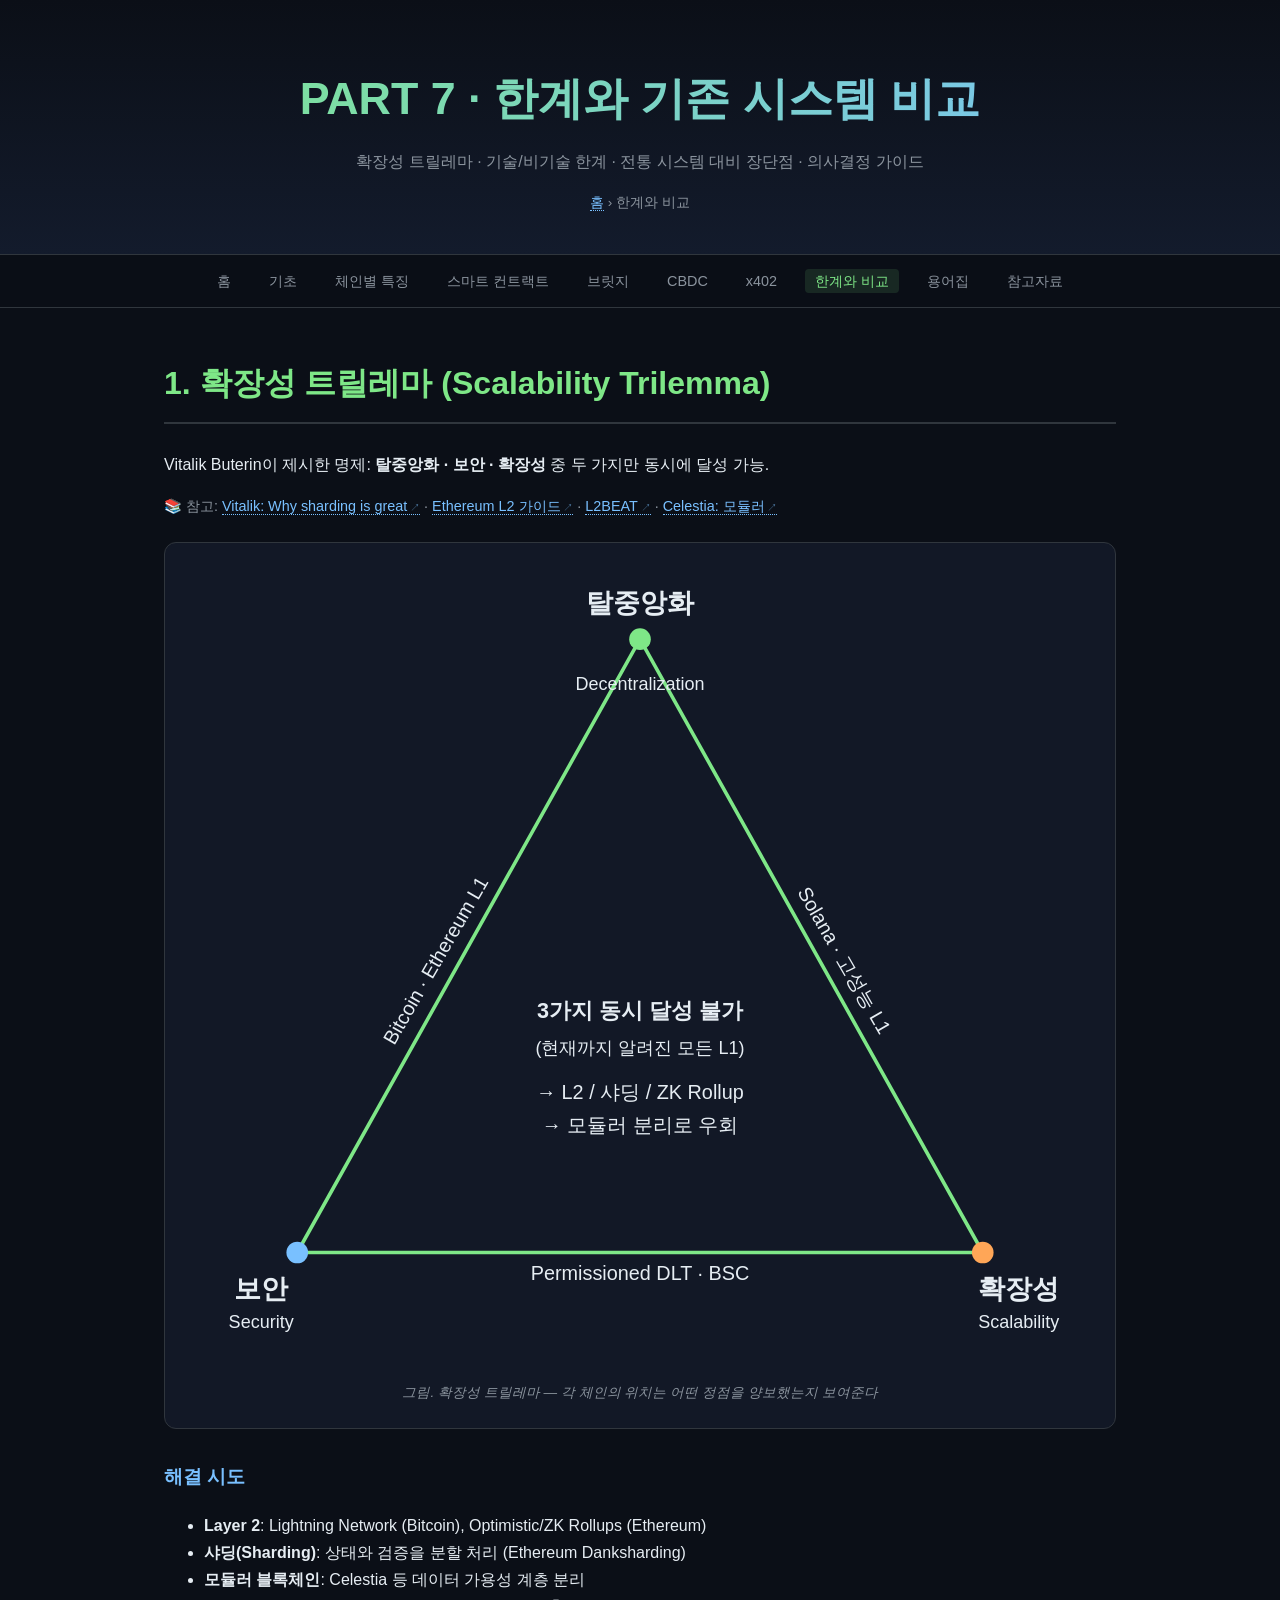
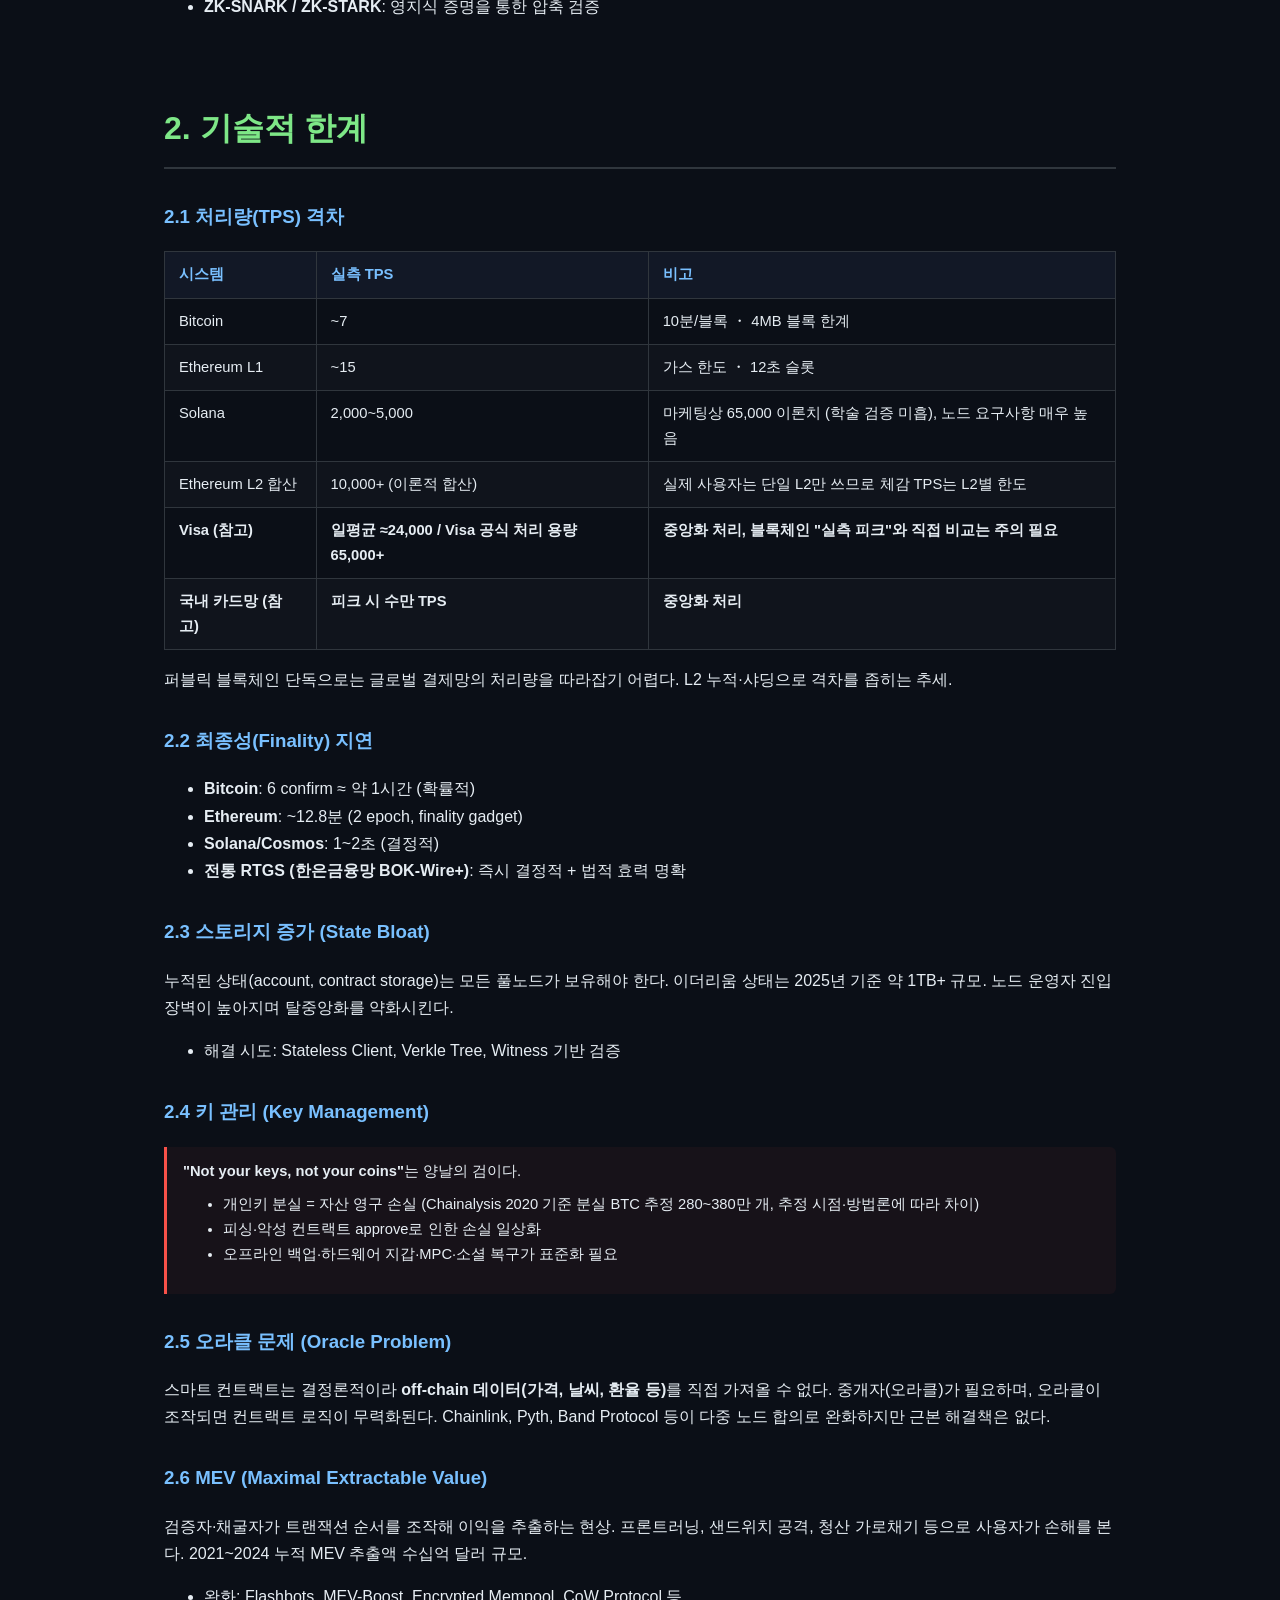
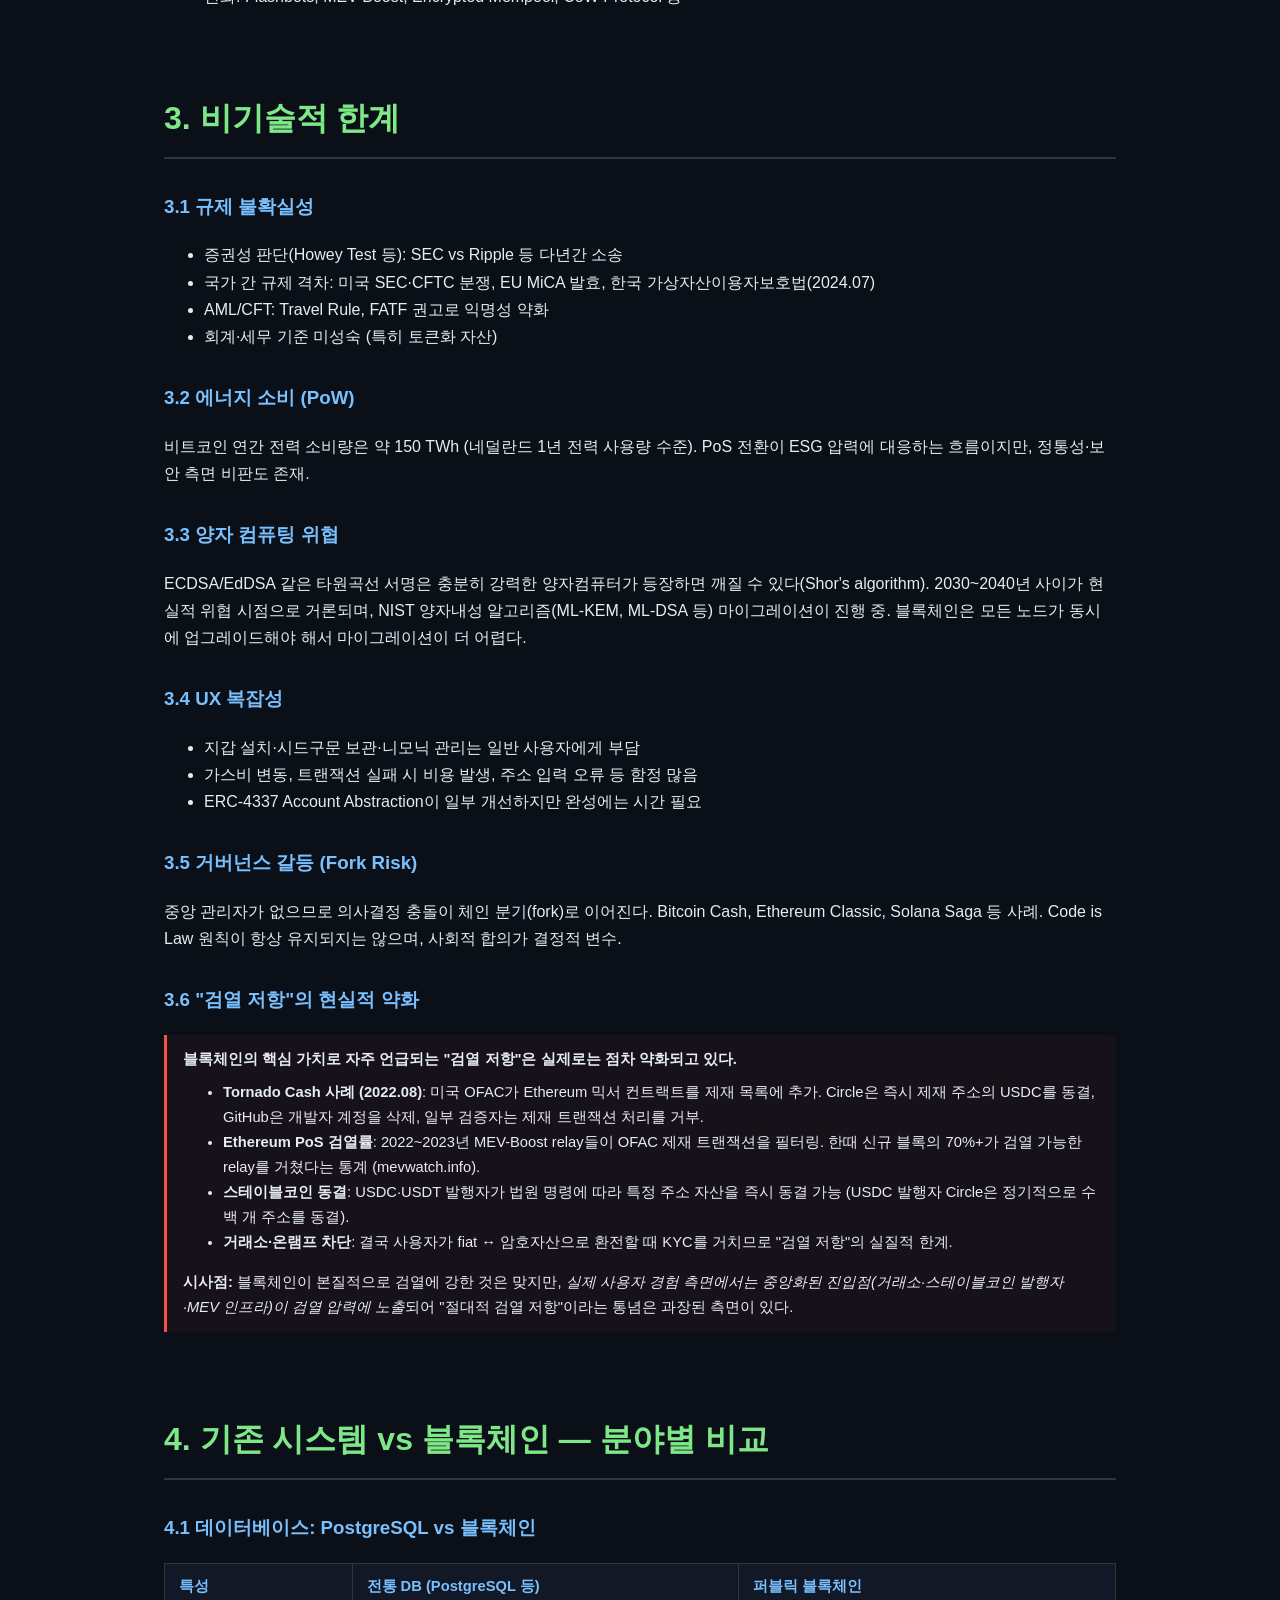
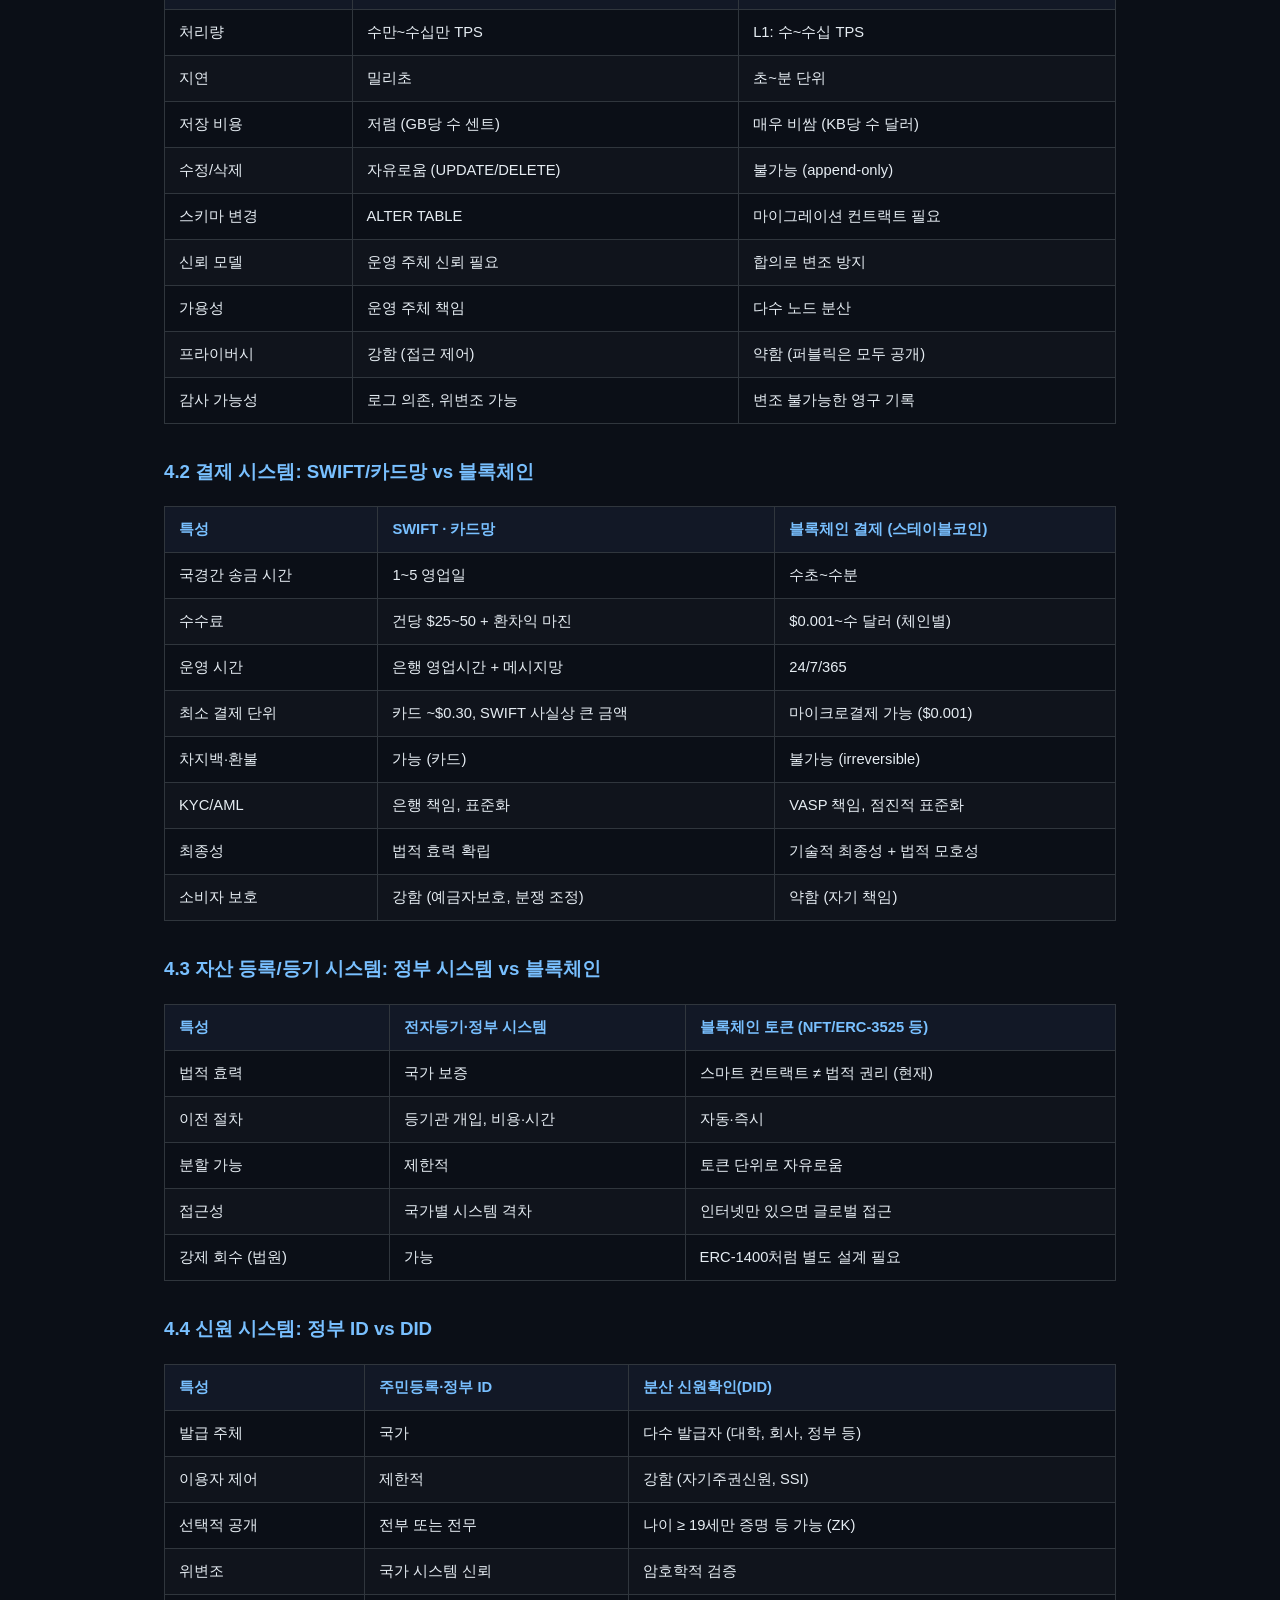
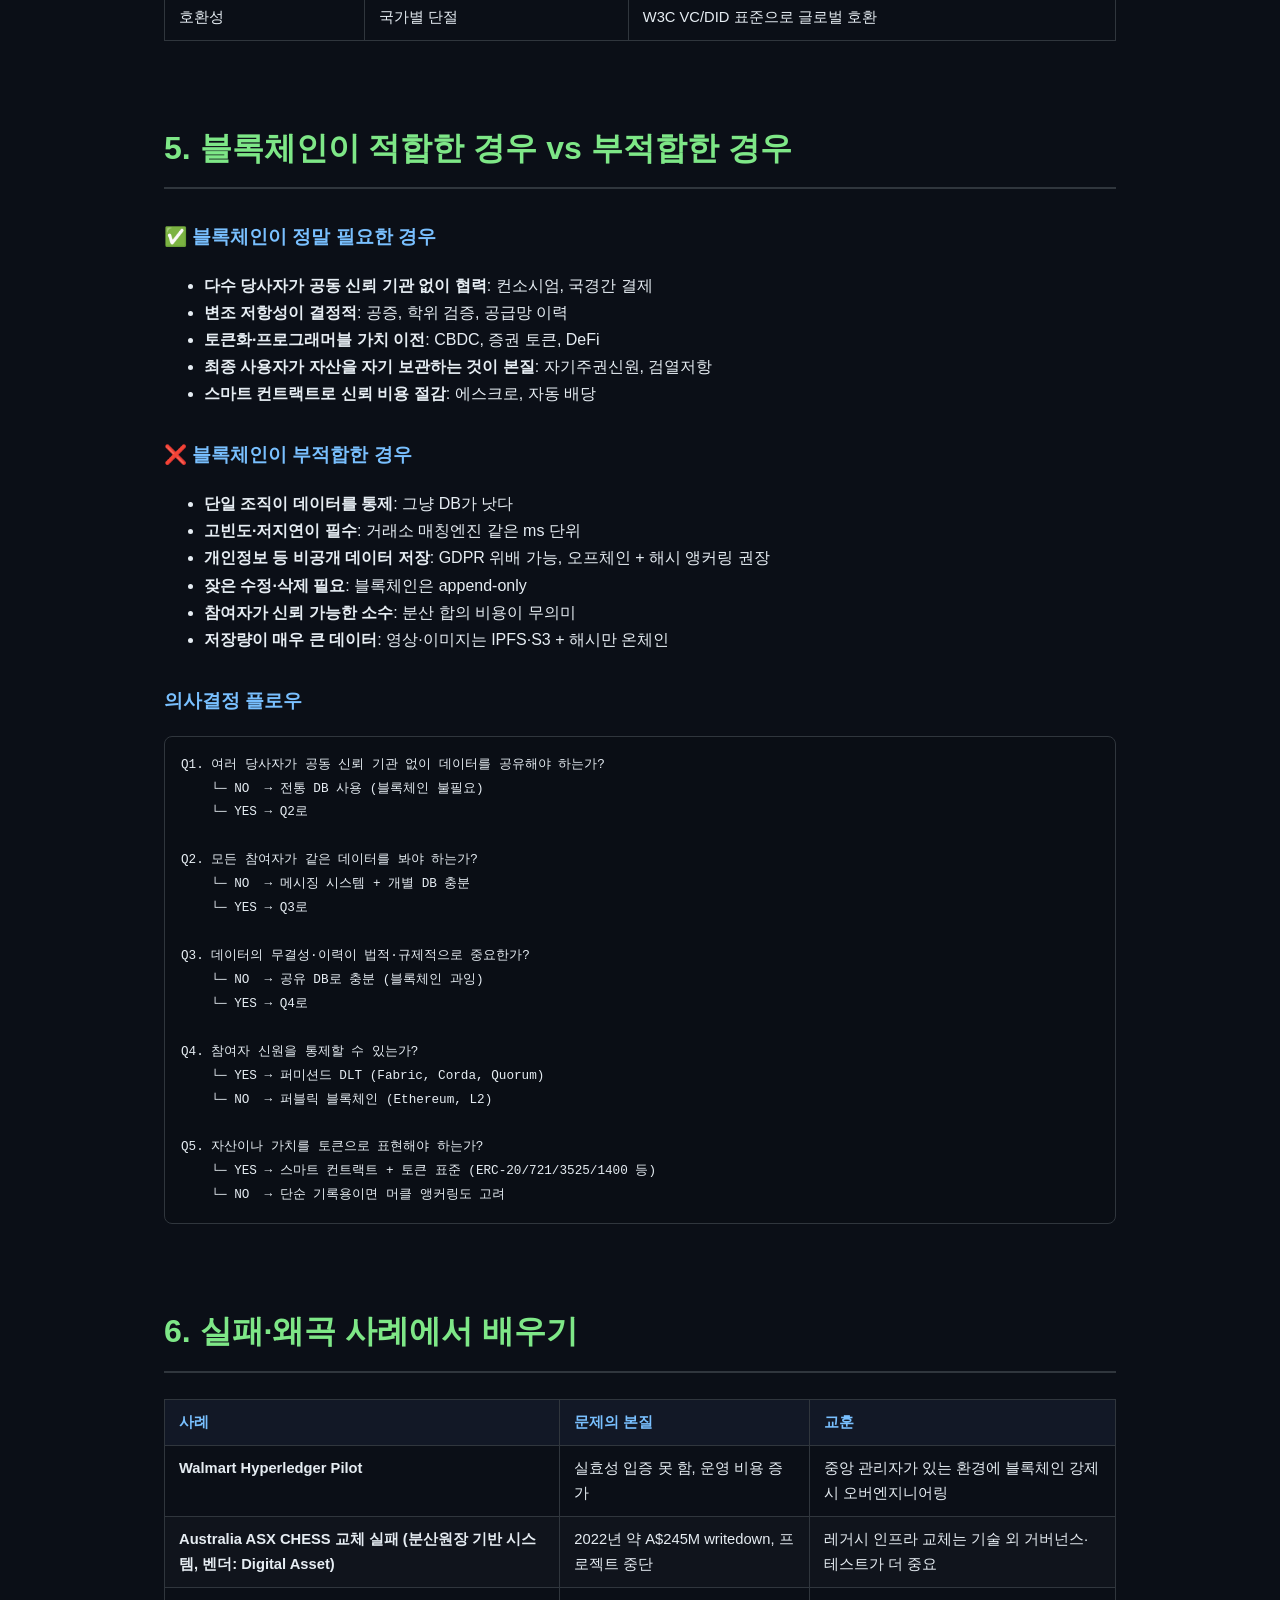
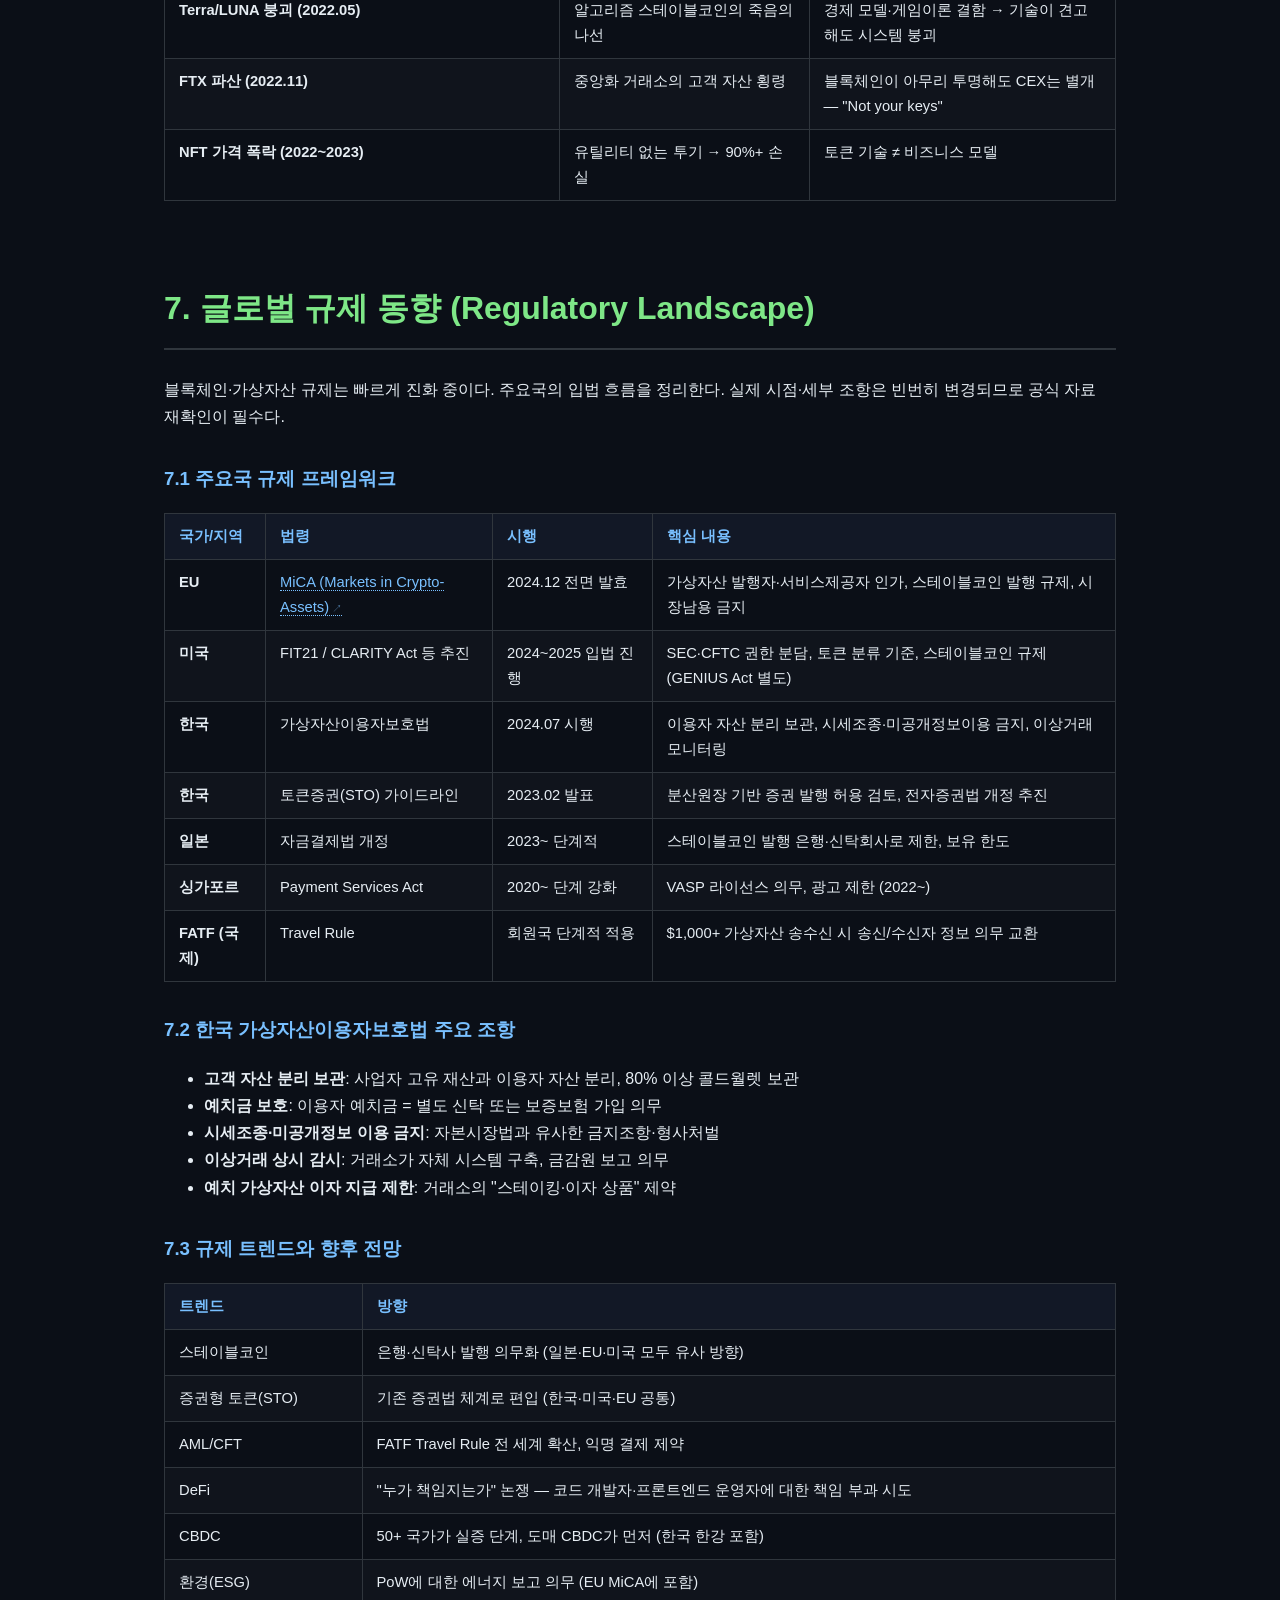
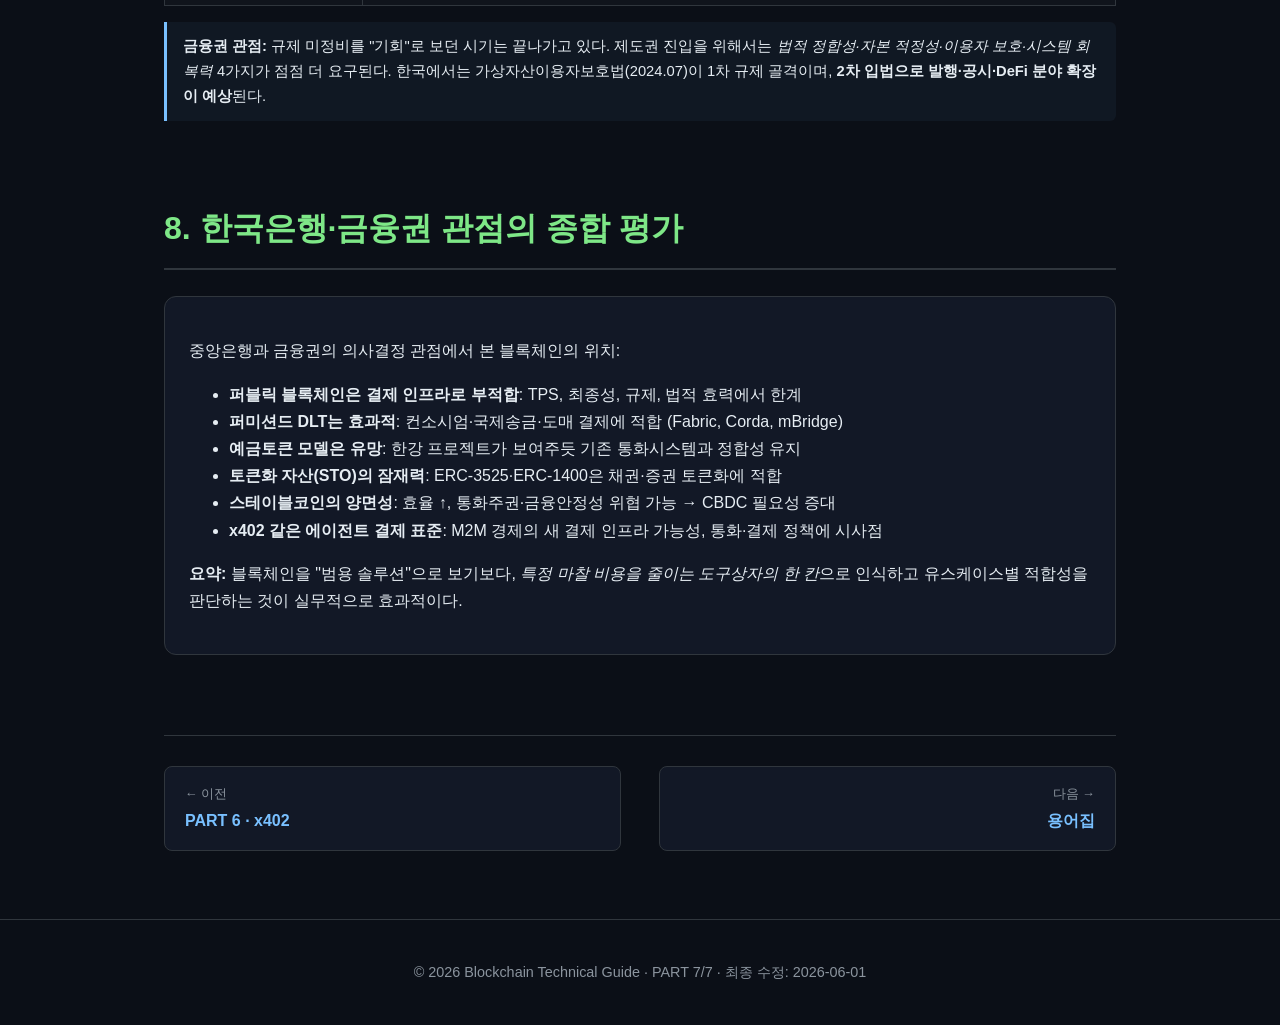
<file: limits.html>
<!DOCTYPE html>
<html lang="ko">
<head>
<meta charset="UTF-8" />
<meta name="viewport" content="width=device-width, initial-scale=1.0" />
<title>한계와 기존 시스템 비교 — 블록체인 가이드</title>
<link rel="stylesheet" href="style.css">
</head>
<body>

<header class="site">
  <h1>PART 7 · 한계와 기존 시스템 비교</h1>
  <p>확장성 트릴레마 · 기술/비기술 한계 · 전통 시스템 대비 장단점 · 의사결정 가이드</p>
  <div class="breadcrumb"><a href="index.html">홈</a> › 한계와 비교</div>
</header>

<nav class="top">
  <ul>
    <li><a href="index.html">홈</a></li>
    <li><a href="basics.html">기초</a></li>
    <li><a href="chains.html">체인별 특징</a></li>
    <li><a href="contracts.html">스마트 컨트랙트</a></li>
    <li><a href="bridges.html">브릿지</a></li>
    <li><a href="cbdc.html">CBDC</a></li>
    <li><a href="x402.html">x402</a></li>
    <li><a href="limits.html" class="active">한계와 비교</a></li>
    <li><a href="glossary.html">용어집</a></li>
    <li><a href="references.html">참고자료</a></li>
  </ul>
</nav>

<main>

<section>
  <h2>1. 확장성 트릴레마 (Scalability Trilemma)</h2>
  <p>Vitalik Buterin이 제시한 명제: <strong>탈중앙화 · 보안 · 확장성</strong> 중 두 가지만 동시에 달성 가능.</p>
  <p style="font-size:0.9rem; color:var(--fg-dim);">
    📚 참고:
    <a href="https://vitalik.eth.limo/general/2021/04/07/sharding.html">Vitalik: Why sharding is great</a> ·
    <a href="https://ethereum.org/en/layer-2/">Ethereum L2 가이드</a> ·
    <a href="https://l2beat.com/">L2BEAT</a> ·
    <a href="https://celestia.org/learn/">Celestia: 모듈러</a>
  </p>

  <div class="diagram">
    <svg viewBox="0 0 500 440" xmlns="http://www.w3.org/2000/svg">
      <polygon points="250,40 60,380 440,380" fill="none" stroke="#7ee787" stroke-width="2"/>
      <circle cx="250" cy="40" r="6" fill="#7ee787"/>
      <text x="250" y="25" text-anchor="middle" font-size="15" font-weight="700" fill="#7ee787">탈중앙화</text>
      <text x="250" y="68" text-anchor="middle" font-size="10" fill="#8b949e">Decentralization</text>
      <circle cx="60" cy="380" r="6" fill="#79c0ff"/>
      <text x="40" y="405" text-anchor="middle" font-size="15" font-weight="700" fill="#79c0ff">보안</text>
      <text x="40" y="422" text-anchor="middle" font-size="10" fill="#8b949e">Security</text>
      <circle cx="440" cy="380" r="6" fill="#ffa657"/>
      <text x="460" y="405" text-anchor="middle" font-size="15" font-weight="700" fill="#ffa657">확장성</text>
      <text x="460" y="422" text-anchor="middle" font-size="10" fill="#8b949e">Scalability</text>
      <text x="140" y="220" text-anchor="middle" font-size="11" fill="#e6edf3" transform="rotate(-60 140 220)">Bitcoin · Ethereum L1</text>
      <text x="360" y="220" text-anchor="middle" font-size="11" fill="#e6edf3" transform="rotate(60 360 220)">Solana · 고성능 L1</text>
      <text x="250" y="395" text-anchor="middle" font-size="11" fill="#e6edf3">Permissioned DLT · BSC</text>
      <text x="250" y="250" text-anchor="middle" font-size="12" font-weight="600" fill="#f85149">3가지 동시 달성 불가</text>
      <text x="250" y="270" text-anchor="middle" font-size="10" fill="#8b949e">(현재까지 알려진 모든 L1)</text>
      <text x="250" y="295" text-anchor="middle" font-size="11" fill="#7ee787">→ L2 / 샤딩 / ZK Rollup</text>
      <text x="250" y="313" text-anchor="middle" font-size="11" fill="#7ee787">→ 모듈러 분리로 우회</text>
    </svg>
    <div class="caption">그림. 확장성 트릴레마 — 각 체인의 위치는 어떤 정점을 양보했는지 보여준다</div>
  </div>

  <h3>해결 시도</h3>
  <ul>
    <li><strong>Layer 2</strong>: Lightning Network (Bitcoin), Optimistic/ZK Rollups (Ethereum)</li>
    <li><strong>샤딩(Sharding)</strong>: 상태와 검증을 분할 처리 (Ethereum Danksharding)</li>
    <li><strong>모듈러 블록체인</strong>: Celestia 등 데이터 가용성 계층 분리</li>
    <li><strong>ZK-SNARK / ZK-STARK</strong>: 영지식 증명을 통한 압축 검증</li>
  </ul>
</section>

<section>
  <h2>2. 기술적 한계</h2>

  <h3>2.1 처리량(TPS) 격차</h3>
  <table>
    <thead><tr><th>시스템</th><th>실측 TPS</th><th>비고</th></tr></thead>
    <tbody>
      <tr><td>Bitcoin</td><td>~7</td><td>10분/블록 ・ 4MB 블록 한계</td></tr>
      <tr><td>Ethereum L1</td><td>~15</td><td>가스 한도 ・ 12초 슬롯</td></tr>
      <tr><td>Solana</td><td>2,000~5,000</td><td>마케팅상 65,000 이론치 (학술 검증 미흡), 노드 요구사항 매우 높음</td></tr>
      <tr><td>Ethereum L2 합산</td><td>10,000+ (이론적 합산)</td><td>실제 사용자는 단일 L2만 쓰므로 체감 TPS는 L2별 한도</td></tr>
      <tr><td><strong>Visa (참고)</strong></td><td><strong>일평균 ≈24,000 / Visa 공식 처리 용량 65,000+</strong></td><td><strong>중앙화 처리, 블록체인 "실측 피크"와 직접 비교는 주의 필요</strong></td></tr>
      <tr><td><strong>국내 카드망 (참고)</strong></td><td><strong>피크 시 수만 TPS</strong></td><td><strong>중앙화 처리</strong></td></tr>
    </tbody>
  </table>
  <p>퍼블릭 블록체인 단독으로는 글로벌 결제망의 처리량을 따라잡기 어렵다. L2 누적·샤딩으로 격차를 좁히는 추세.</p>

  <h3>2.2 최종성(Finality) 지연</h3>
  <ul>
    <li><strong>Bitcoin</strong>: 6 confirm ≈ 약 1시간 (확률적)</li>
    <li><strong>Ethereum</strong>: ~12.8분 (2 epoch, finality gadget)</li>
    <li><strong>Solana/Cosmos</strong>: 1~2초 (결정적)</li>
    <li><strong>전통 RTGS (한은금융망 BOK-Wire+)</strong>: 즉시 결정적 + 법적 효력 명확</li>
  </ul>

  <h3>2.3 스토리지 증가 (State Bloat)</h3>
  <p>
    누적된 상태(account, contract storage)는 모든 풀노드가 보유해야 한다.
    이더리움 상태는 2025년 기준 약 1TB+ 규모. 노드 운영자 진입장벽이 높아지며 탈중앙화를 약화시킨다.
  </p>
  <ul>
    <li>해결 시도: Stateless Client, Verkle Tree, Witness 기반 검증</li>
  </ul>

  <h3>2.4 키 관리 (Key Management)</h3>
  <div class="note warn">
    <strong>"Not your keys, not your coins"</strong>는 양날의 검이다.
    <ul style="margin-top:8px;">
      <li>개인키 분실 = 자산 영구 손실 (Chainalysis 2020 기준 분실 BTC 추정 280~380만 개, 추정 시점·방법론에 따라 차이)</li>
      <li>피싱·악성 컨트랙트 approve로 인한 손실 일상화</li>
      <li>오프라인 백업·하드웨어 지갑·MPC·소셜 복구가 표준화 필요</li>
    </ul>
  </div>

  <h3>2.5 오라클 문제 (Oracle Problem)</h3>
  <p>
    스마트 컨트랙트는 결정론적이라 <strong>off-chain 데이터(가격, 날씨, 환율 등)</strong>를 직접 가져올 수 없다.
    중개자(오라클)가 필요하며, 오라클이 조작되면 컨트랙트 로직이 무력화된다.
    Chainlink, Pyth, Band Protocol 등이 다중 노드 합의로 완화하지만 근본 해결책은 없다.
  </p>

  <h3>2.6 MEV (Maximal Extractable Value)</h3>
  <p>
    검증자·채굴자가 트랜잭션 순서를 조작해 이익을 추출하는 현상.
    프론트러닝, 샌드위치 공격, 청산 가로채기 등으로 사용자가 손해를 본다.
    2021~2024 누적 MEV 추출액 수십억 달러 규모.
  </p>
  <ul>
    <li>완화: Flashbots, MEV-Boost, Encrypted Mempool, CoW Protocol 등</li>
  </ul>
</section>

<section>
  <h2>3. 비기술적 한계</h2>

  <h3>3.1 규제 불확실성</h3>
  <ul>
    <li>증권성 판단(Howey Test 등): SEC vs Ripple 등 다년간 소송</li>
    <li>국가 간 규제 격차: 미국 SEC·CFTC 분쟁, EU MiCA 발효, 한국 가상자산이용자보호법(2024.07)</li>
    <li>AML/CFT: Travel Rule, FATF 권고로 익명성 약화</li>
    <li>회계·세무 기준 미성숙 (특히 토큰화 자산)</li>
  </ul>

  <h3>3.2 에너지 소비 (PoW)</h3>
  <p>비트코인 연간 전력 소비량은 약 150 TWh (네덜란드 1년 전력 사용량 수준). PoS 전환이 ESG 압력에 대응하는 흐름이지만, 정통성·보안 측면 비판도 존재.</p>

  <h3>3.3 양자 컴퓨팅 위협</h3>
  <p>
    ECDSA/EdDSA 같은 타원곡선 서명은 충분히 강력한 양자컴퓨터가 등장하면 깨질 수 있다(Shor's algorithm).
    2030~2040년 사이가 현실적 위협 시점으로 거론되며,
    NIST 양자내성 알고리즘(ML-KEM, ML-DSA 등) 마이그레이션이 진행 중.
    블록체인은 모든 노드가 동시에 업그레이드해야 해서 마이그레이션이 더 어렵다.
  </p>

  <h3>3.4 UX 복잡성</h3>
  <ul>
    <li>지갑 설치·시드구문 보관·니모닉 관리는 일반 사용자에게 부담</li>
    <li>가스비 변동, 트랜잭션 실패 시 비용 발생, 주소 입력 오류 등 함정 많음</li>
    <li>ERC-4337 Account Abstraction이 일부 개선하지만 완성에는 시간 필요</li>
  </ul>

  <h3>3.5 거버넌스 갈등 (Fork Risk)</h3>
  <p>
    중앙 관리자가 없으므로 의사결정 충돌이 체인 분기(fork)로 이어진다.
    Bitcoin Cash, Ethereum Classic, Solana Saga 등 사례.
    Code is Law 원칙이 항상 유지되지는 않으며, 사회적 합의가 결정적 변수.
  </p>

  <h3>3.6 "검열 저항"의 현실적 약화</h3>
  <div class="note warn">
    <strong>블록체인의 핵심 가치로 자주 언급되는 "검열 저항"은 실제로는 점차 약화되고 있다.</strong>
    <ul style="margin-top:8px;">
      <li><strong>Tornado Cash 사례 (2022.08)</strong>: 미국 OFAC가 Ethereum 믹서 컨트랙트를 제재 목록에 추가.
          Circle은 즉시 제재 주소의 USDC를 동결, GitHub은 개발자 계정을 삭제, 일부 검증자는 제재 트랜잭션 처리를 거부.</li>
      <li><strong>Ethereum PoS 검열률</strong>: 2022~2023년 MEV-Boost relay들이 OFAC 제재 트랜잭션을 필터링.
          한때 신규 블록의 70%+가 검열 가능한 relay를 거쳤다는 통계 (mevwatch.info).</li>
      <li><strong>스테이블코인 동결</strong>: USDC·USDT 발행자가 법원 명령에 따라 특정 주소 자산을 즉시 동결 가능
          (USDC 발행자 Circle은 정기적으로 수백 개 주소를 동결).</li>
      <li><strong>거래소·온램프 차단</strong>: 결국 사용자가 fiat ↔ 암호자산으로 환전할 때 KYC를 거치므로
          "검열 저항"의 실질적 한계.</li>
    </ul>
    <strong>시사점:</strong> 블록체인이 본질적으로 검열에 강한 것은 맞지만,
    <em>실제 사용자 경험 측면에서는 중앙화된 진입점(거래소·스테이블코인 발행자·MEV 인프라)이 검열 압력에 노출</em>되어
    "절대적 검열 저항"이라는 통념은 과장된 측면이 있다.
  </div>
</section>

<section>
  <h2>4. 기존 시스템 vs 블록체인 — 분야별 비교</h2>

  <h3>4.1 데이터베이스: PostgreSQL vs 블록체인</h3>
  <table>
    <thead><tr><th>특성</th><th>전통 DB (PostgreSQL 등)</th><th>퍼블릭 블록체인</th></tr></thead>
    <tbody>
      <tr><td>처리량</td><td>수만~수십만 TPS</td><td>L1: 수~수십 TPS</td></tr>
      <tr><td>지연</td><td>밀리초</td><td>초~분 단위</td></tr>
      <tr><td>저장 비용</td><td>저렴 (GB당 수 센트)</td><td>매우 비쌈 (KB당 수 달러)</td></tr>
      <tr><td>수정/삭제</td><td>자유로움 (UPDATE/DELETE)</td><td>불가능 (append-only)</td></tr>
      <tr><td>스키마 변경</td><td>ALTER TABLE</td><td>마이그레이션 컨트랙트 필요</td></tr>
      <tr><td>신뢰 모델</td><td>운영 주체 신뢰 필요</td><td>합의로 변조 방지</td></tr>
      <tr><td>가용성</td><td>운영 주체 책임</td><td>다수 노드 분산</td></tr>
      <tr><td>프라이버시</td><td>강함 (접근 제어)</td><td>약함 (퍼블릭은 모두 공개)</td></tr>
      <tr><td>감사 가능성</td><td>로그 의존, 위변조 가능</td><td>변조 불가능한 영구 기록</td></tr>
    </tbody>
  </table>

  <h3>4.2 결제 시스템: SWIFT/카드망 vs 블록체인</h3>
  <table>
    <thead><tr><th>특성</th><th>SWIFT · 카드망</th><th>블록체인 결제 (스테이블코인)</th></tr></thead>
    <tbody>
      <tr><td>국경간 송금 시간</td><td>1~5 영업일</td><td>수초~수분</td></tr>
      <tr><td>수수료</td><td>건당 $25~50 + 환차익 마진</td><td>$0.001~수 달러 (체인별)</td></tr>
      <tr><td>운영 시간</td><td>은행 영업시간 + 메시지망</td><td>24/7/365</td></tr>
      <tr><td>최소 결제 단위</td><td>카드 ~$0.30, SWIFT 사실상 큰 금액</td><td>마이크로결제 가능 ($0.001)</td></tr>
      <tr><td>차지백·환불</td><td>가능 (카드)</td><td>불가능 (irreversible)</td></tr>
      <tr><td>KYC/AML</td><td>은행 책임, 표준화</td><td>VASP 책임, 점진적 표준화</td></tr>
      <tr><td>최종성</td><td>법적 효력 확립</td><td>기술적 최종성 + 법적 모호성</td></tr>
      <tr><td>소비자 보호</td><td>강함 (예금자보호, 분쟁 조정)</td><td>약함 (자기 책임)</td></tr>
    </tbody>
  </table>

  <h3>4.3 자산 등록/등기 시스템: 정부 시스템 vs 블록체인</h3>
  <table>
    <thead><tr><th>특성</th><th>전자등기·정부 시스템</th><th>블록체인 토큰 (NFT/ERC-3525 등)</th></tr></thead>
    <tbody>
      <tr><td>법적 효력</td><td>국가 보증</td><td>스마트 컨트랙트 ≠ 법적 권리 (현재)</td></tr>
      <tr><td>이전 절차</td><td>등기관 개입, 비용·시간</td><td>자동·즉시</td></tr>
      <tr><td>분할 가능</td><td>제한적</td><td>토큰 단위로 자유로움</td></tr>
      <tr><td>접근성</td><td>국가별 시스템 격차</td><td>인터넷만 있으면 글로벌 접근</td></tr>
      <tr><td>강제 회수 (법원)</td><td>가능</td><td>ERC-1400처럼 별도 설계 필요</td></tr>
    </tbody>
  </table>

  <h3>4.4 신원 시스템: 정부 ID vs DID</h3>
  <table>
    <thead><tr><th>특성</th><th>주민등록·정부 ID</th><th>분산 신원확인(DID)</th></tr></thead>
    <tbody>
      <tr><td>발급 주체</td><td>국가</td><td>다수 발급자 (대학, 회사, 정부 등)</td></tr>
      <tr><td>이용자 제어</td><td>제한적</td><td>강함 (자기주권신원, SSI)</td></tr>
      <tr><td>선택적 공개</td><td>전부 또는 전무</td><td>나이 ≥ 19세만 증명 등 가능 (ZK)</td></tr>
      <tr><td>위변조</td><td>국가 시스템 신뢰</td><td>암호학적 검증</td></tr>
      <tr><td>호환성</td><td>국가별 단절</td><td>W3C VC/DID 표준으로 글로벌 호환</td></tr>
    </tbody>
  </table>
</section>

<section>
  <h2>5. 블록체인이 적합한 경우 vs 부적합한 경우</h2>

  <h3>✅ 블록체인이 정말 필요한 경우</h3>
  <ul>
    <li><strong>다수 당사자가 공동 신뢰 기관 없이 협력</strong>: 컨소시엄, 국경간 결제</li>
    <li><strong>변조 저항성이 결정적</strong>: 공증, 학위 검증, 공급망 이력</li>
    <li><strong>토큰화·프로그래머블 가치 이전</strong>: CBDC, 증권 토큰, DeFi</li>
    <li><strong>최종 사용자가 자산을 자기 보관하는 것이 본질</strong>: 자기주권신원, 검열저항</li>
    <li><strong>스마트 컨트랙트로 신뢰 비용 절감</strong>: 에스크로, 자동 배당</li>
  </ul>

  <h3>❌ 블록체인이 부적합한 경우</h3>
  <ul>
    <li><strong>단일 조직이 데이터를 통제</strong>: 그냥 DB가 낫다</li>
    <li><strong>고빈도·저지연이 필수</strong>: 거래소 매칭엔진 같은 ms 단위</li>
    <li><strong>개인정보 등 비공개 데이터 저장</strong>: GDPR 위배 가능, 오프체인 + 해시 앵커링 권장</li>
    <li><strong>잦은 수정·삭제 필요</strong>: 블록체인은 append-only</li>
    <li><strong>참여자가 신뢰 가능한 소수</strong>: 분산 합의 비용이 무의미</li>
    <li><strong>저장량이 매우 큰 데이터</strong>: 영상·이미지는 IPFS·S3 + 해시만 온체인</li>
  </ul>

  <h3>의사결정 플로우</h3>
<pre><code>Q1. 여러 당사자가 공동 신뢰 기관 없이 데이터를 공유해야 하는가?
    └─ NO  → 전통 DB 사용 (블록체인 불필요)
    └─ YES → Q2로

Q2. 모든 참여자가 같은 데이터를 봐야 하는가?
    └─ NO  → 메시징 시스템 + 개별 DB 충분
    └─ YES → Q3로

Q3. 데이터의 무결성·이력이 법적·규제적으로 중요한가?
    └─ NO  → 공유 DB로 충분 (블록체인 과잉)
    └─ YES → Q4로

Q4. 참여자 신원을 통제할 수 있는가?
    └─ YES → 퍼미션드 DLT (Fabric, Corda, Quorum)
    └─ NO  → 퍼블릭 블록체인 (Ethereum, L2)

Q5. 자산이나 가치를 토큰으로 표현해야 하는가?
    └─ YES → 스마트 컨트랙트 + 토큰 표준 (ERC-20/721/3525/1400 등)
    └─ NO  → 단순 기록용이면 머클 앵커링도 고려</code></pre>
</section>

<section>
  <h2>6. 실패·왜곡 사례에서 배우기</h2>
  <table>
    <thead><tr><th>사례</th><th>문제의 본질</th><th>교훈</th></tr></thead>
    <tbody>
      <tr>
        <td><strong>Walmart Hyperledger Pilot</strong></td>
        <td>실효성 입증 못 함, 운영 비용 증가</td>
        <td>중앙 관리자가 있는 환경에 블록체인 강제 시 오버엔지니어링</td>
      </tr>
      <tr>
        <td><strong>Australia ASX CHESS 교체 실패 (분산원장 기반 시스템, 벤더: Digital Asset)</strong></td>
        <td>2022년 약 A$245M writedown, 프로젝트 중단</td>
        <td>레거시 인프라 교체는 기술 외 거버넌스·테스트가 더 중요</td>
      </tr>
      <tr>
        <td><strong>Terra/LUNA 붕괴 (2022.05)</strong></td>
        <td>알고리즘 스테이블코인의 죽음의 나선</td>
        <td>경제 모델·게임이론 결함 → 기술이 견고해도 시스템 붕괴</td>
      </tr>
      <tr>
        <td><strong>FTX 파산 (2022.11)</strong></td>
        <td>중앙화 거래소의 고객 자산 횡령</td>
        <td>블록체인이 아무리 투명해도 CEX는 별개 — "Not your keys"</td>
      </tr>
      <tr>
        <td><strong>NFT 가격 폭락 (2022~2023)</strong></td>
        <td>유틸리티 없는 투기 → 90%+ 손실</td>
        <td>토큰 기술 ≠ 비즈니스 모델</td>
      </tr>
    </tbody>
  </table>
</section>

<section>
  <h2>7. 글로벌 규제 동향 (Regulatory Landscape)</h2>
  <p>
    블록체인·가상자산 규제는 빠르게 진화 중이다. 주요국의 입법 흐름을 정리한다.
    실제 시점·세부 조항은 빈번히 변경되므로 공식 자료 재확인이 필수다.
  </p>

  <h3>7.1 주요국 규제 프레임워크</h3>
  <table>
    <thead><tr><th>국가/지역</th><th>법령</th><th>시행</th><th>핵심 내용</th></tr></thead>
    <tbody>
      <tr>
        <td><strong>EU</strong></td>
        <td><a href="https://eur-lex.europa.eu/eli/reg/2023/1114/oj">MiCA (Markets in Crypto-Assets)</a></td>
        <td>2024.12 전면 발효</td>
        <td>가상자산 발행자·서비스제공자 인가, 스테이블코인 발행 규제, 시장남용 금지</td>
      </tr>
      <tr>
        <td><strong>미국</strong></td>
        <td>FIT21 / CLARITY Act 등 추진</td>
        <td>2024~2025 입법 진행</td>
        <td>SEC·CFTC 권한 분담, 토큰 분류 기준, 스테이블코인 규제 (GENIUS Act 별도)</td>
      </tr>
      <tr>
        <td><strong>한국</strong></td>
        <td>가상자산이용자보호법</td>
        <td>2024.07 시행</td>
        <td>이용자 자산 분리 보관, 시세조종·미공개정보이용 금지, 이상거래 모니터링</td>
      </tr>
      <tr>
        <td><strong>한국</strong></td>
        <td>토큰증권(STO) 가이드라인</td>
        <td>2023.02 발표</td>
        <td>분산원장 기반 증권 발행 허용 검토, 전자증권법 개정 추진</td>
      </tr>
      <tr>
        <td><strong>일본</strong></td>
        <td>자금결제법 개정</td>
        <td>2023~ 단계적</td>
        <td>스테이블코인 발행 은행·신탁회사로 제한, 보유 한도</td>
      </tr>
      <tr>
        <td><strong>싱가포르</strong></td>
        <td>Payment Services Act</td>
        <td>2020~ 단계 강화</td>
        <td>VASP 라이선스 의무, 광고 제한 (2022~)</td>
      </tr>
      <tr>
        <td><strong>FATF (국제)</strong></td>
        <td>Travel Rule</td>
        <td>회원국 단계적 적용</td>
        <td>$1,000+ 가상자산 송수신 시 송신/수신자 정보 의무 교환</td>
      </tr>
    </tbody>
  </table>

  <h3>7.2 한국 가상자산이용자보호법 주요 조항</h3>
  <ul>
    <li><strong>고객 자산 분리 보관</strong>: 사업자 고유 재산과 이용자 자산 분리, 80% 이상 콜드월렛 보관</li>
    <li><strong>예치금 보호</strong>: 이용자 예치금 = 별도 신탁 또는 보증보험 가입 의무</li>
    <li><strong>시세조종·미공개정보 이용 금지</strong>: 자본시장법과 유사한 금지조항·형사처벌</li>
    <li><strong>이상거래 상시 감시</strong>: 거래소가 자체 시스템 구축, 금감원 보고 의무</li>
    <li><strong>예치 가상자산 이자 지급 제한</strong>: 거래소의 "스테이킹·이자 상품" 제약</li>
  </ul>

  <h3>7.3 규제 트렌드와 향후 전망</h3>
  <table>
    <thead><tr><th>트렌드</th><th>방향</th></tr></thead>
    <tbody>
      <tr><td>스테이블코인</td><td>은행·신탁사 발행 의무화 (일본·EU·미국 모두 유사 방향)</td></tr>
      <tr><td>증권형 토큰(STO)</td><td>기존 증권법 체계로 편입 (한국·미국·EU 공통)</td></tr>
      <tr><td>AML/CFT</td><td>FATF Travel Rule 전 세계 확산, 익명 결제 제약</td></tr>
      <tr><td>DeFi</td><td>"누가 책임지는가" 논쟁 — 코드 개발자·프론트엔드 운영자에 대한 책임 부과 시도</td></tr>
      <tr><td>CBDC</td><td>50+ 국가가 실증 단계, 도매 CBDC가 먼저 (한국 한강 포함)</td></tr>
      <tr><td>환경(ESG)</td><td>PoW에 대한 에너지 보고 의무 (EU MiCA에 포함)</td></tr>
    </tbody>
  </table>

  <div class="note">
    <strong>금융권 관점:</strong> 규제 미정비를 "기회"로 보던 시기는 끝나가고 있다.
    제도권 진입을 위해서는 <em>법적 정합성·자본 적정성·이용자 보호·시스템 회복력</em> 4가지가 점점 더 요구된다.
    한국에서는 가상자산이용자보호법(2024.07)이 1차 규제 골격이며, <strong>2차 입법으로 발행·공시·DeFi 분야 확장이 예상</strong>된다.
  </div>
</section>

<section>
  <h2>8. 한국은행·금융권 관점의 종합 평가</h2>
  <div class="card">
    <p>중앙은행과 금융권의 의사결정 관점에서 본 블록체인의 위치:</p>
    <ul>
      <li><strong>퍼블릭 블록체인은 결제 인프라로 부적합</strong>: TPS, 최종성, 규제, 법적 효력에서 한계</li>
      <li><strong>퍼미션드 DLT는 효과적</strong>: 컨소시엄·국제송금·도매 결제에 적합 (Fabric, Corda, mBridge)</li>
      <li><strong>예금토큰 모델은 유망</strong>: 한강 프로젝트가 보여주듯 기존 통화시스템과 정합성 유지</li>
      <li><strong>토큰화 자산(STO)의 잠재력</strong>: ERC-3525·ERC-1400은 채권·증권 토큰화에 적합</li>
      <li><strong>스테이블코인의 양면성</strong>: 효율 ↑, 통화주권·금융안정성 위협 가능 → CBDC 필요성 증대</li>
      <li><strong>x402 같은 에이전트 결제 표준</strong>: M2M 경제의 새 결제 인프라 가능성, 통화·결제 정책에 시사점</li>
    </ul>
    <p style="margin-top:12px;">
      <strong>요약:</strong> 블록체인을 "범용 솔루션"으로 보기보다, <em>특정 마찰 비용을 줄이는 도구상자의 한 칸</em>으로 인식하고
      유스케이스별 적합성을 판단하는 것이 실무적으로 효과적이다.
    </p>
  </div>
</section>

<div class="page-nav">
  <a class="prev" href="x402.html">
    <div class="dir">← 이전</div>
    <div class="ttl">PART 6 · x402</div>
  </a>
  <a class="next" href="glossary.html">
    <div class="dir">다음 →</div>
    <div class="ttl">용어집</div>
  </a>
</div>

</main>

<footer>© 2026 Blockchain Technical Guide · PART 7/7 · 최종 수정: 2026-06-01</footer>

</body>
</html>
</file>
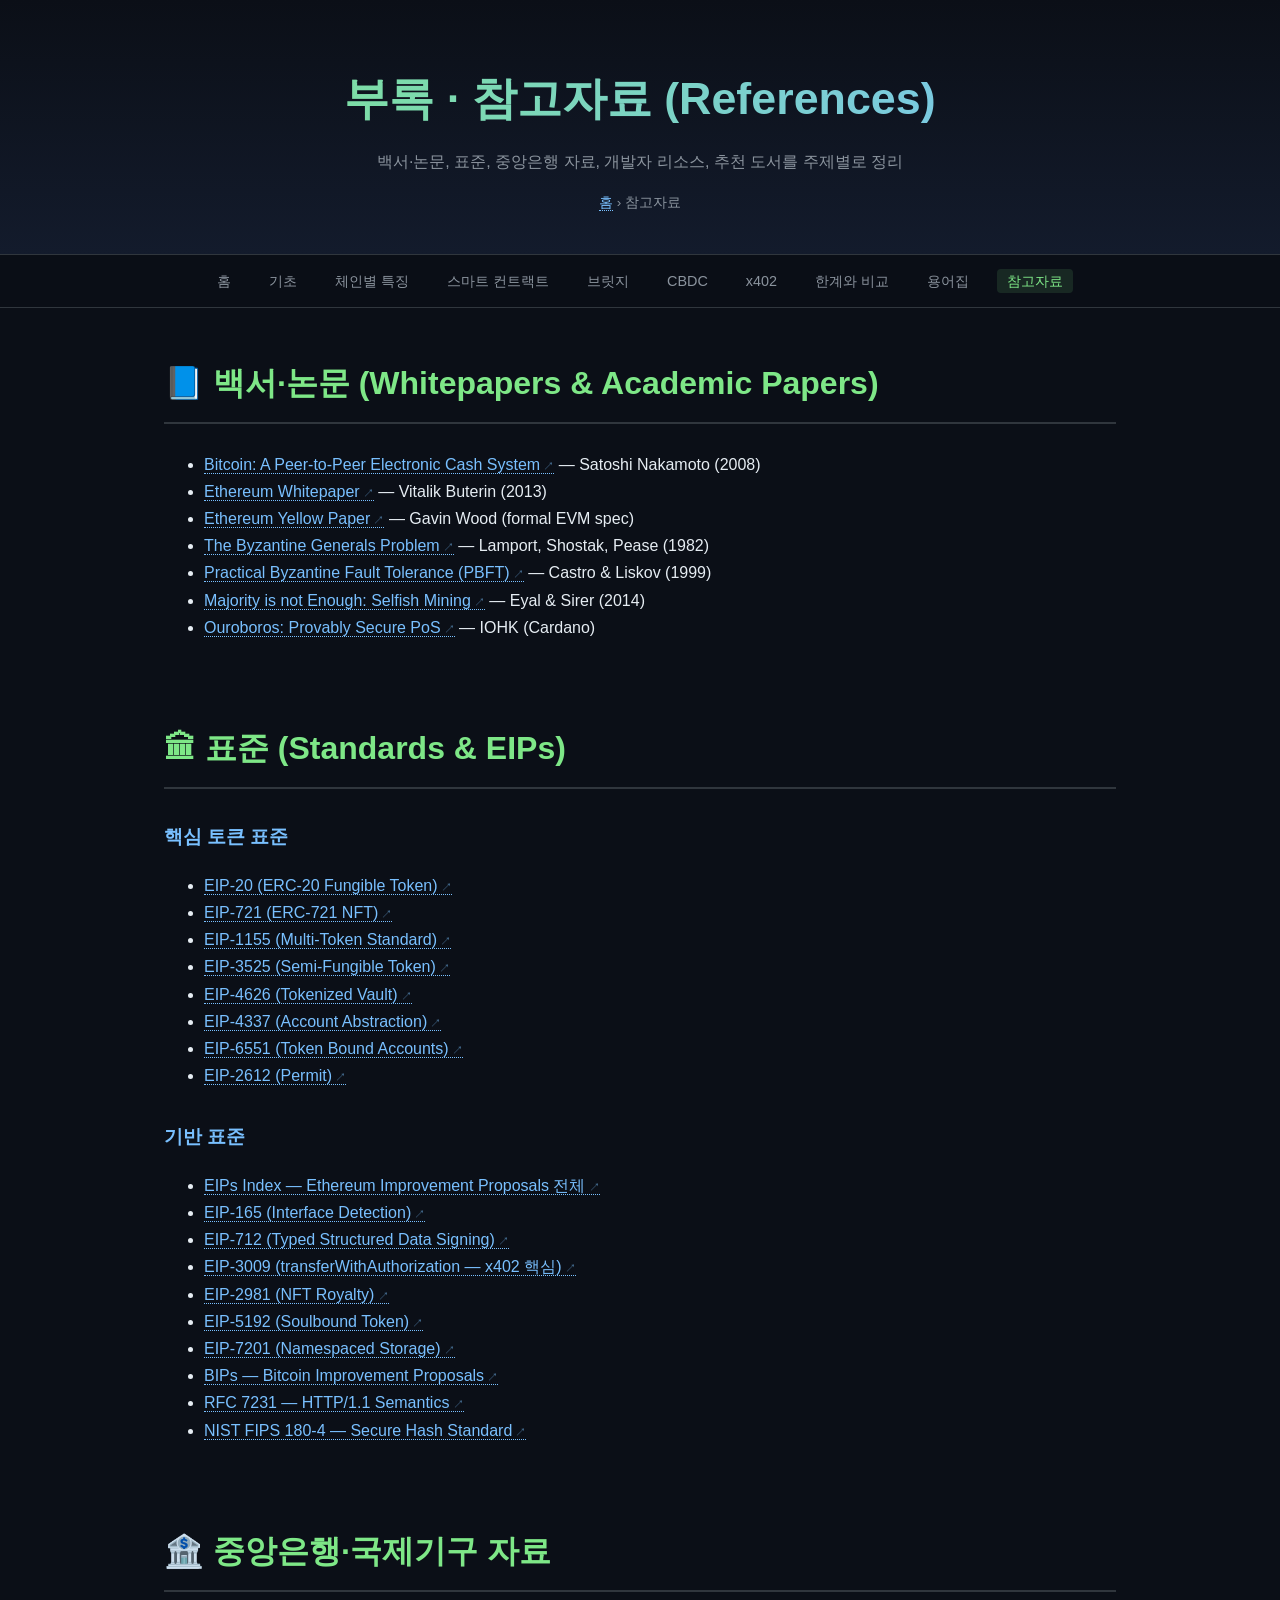
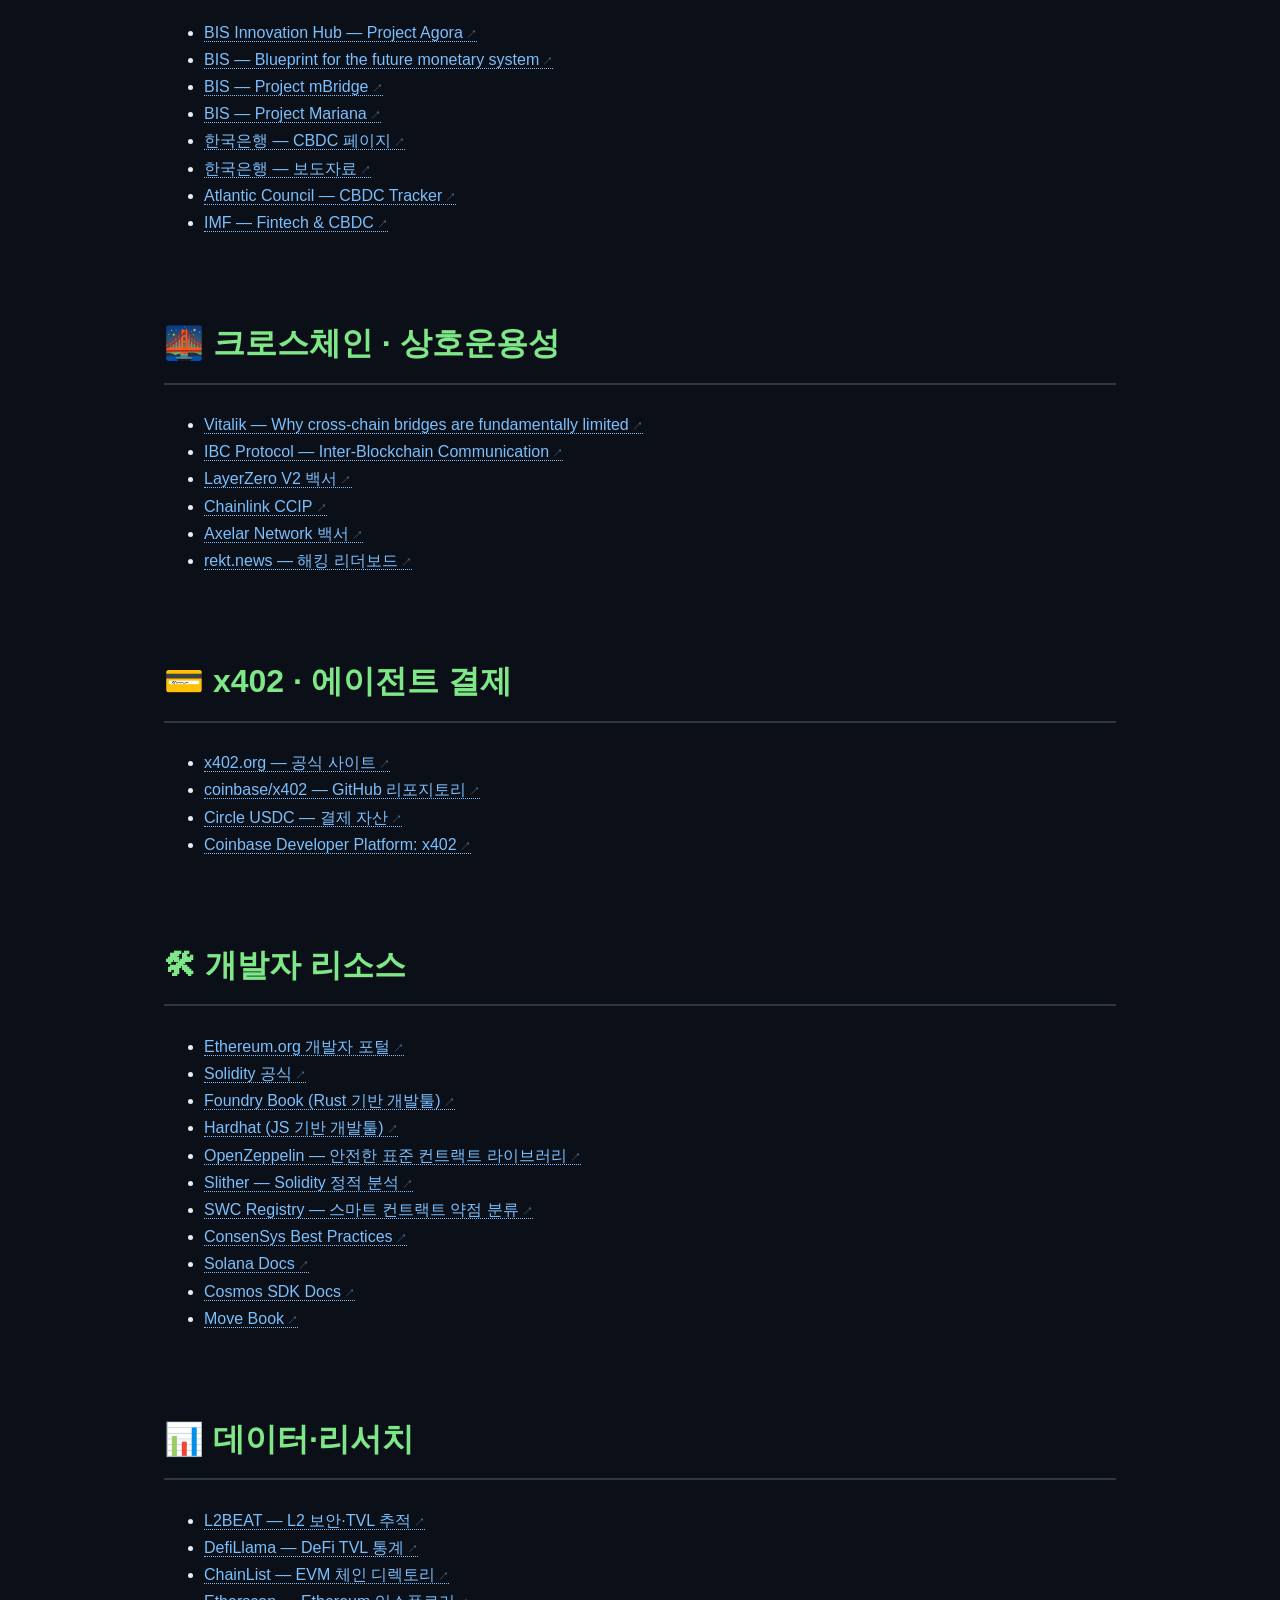
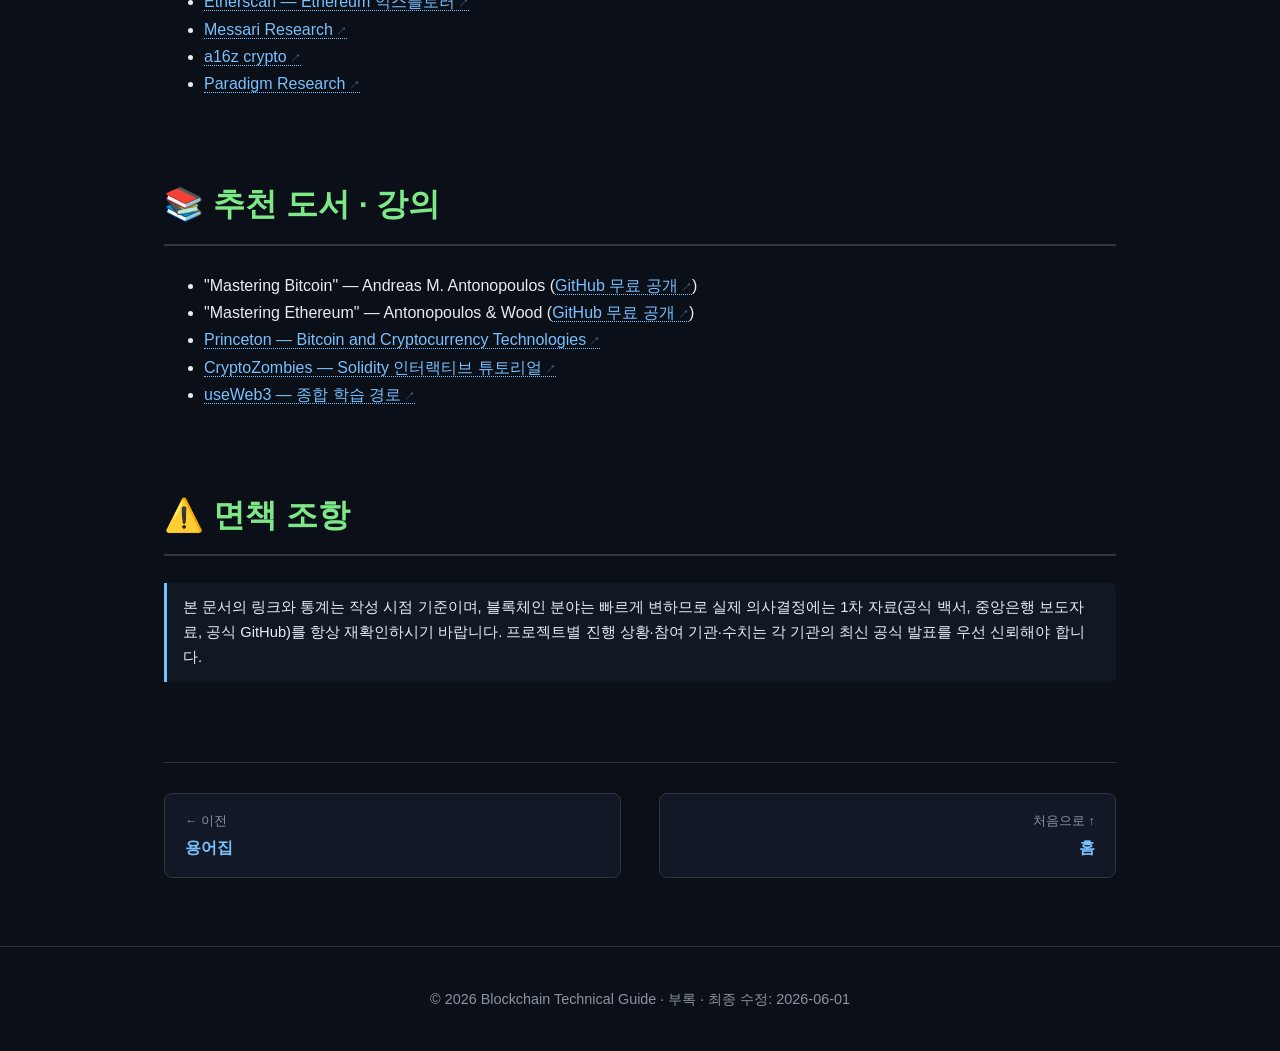
<file: references.html>
<!DOCTYPE html>
<html lang="ko">
<head>
<meta charset="UTF-8" />
<meta name="viewport" content="width=device-width, initial-scale=1.0" />
<title>참고자료 — 블록체인 가이드</title>
<link rel="stylesheet" href="style.css">
</head>
<body>

<header class="site">
  <h1>부록 · 참고자료 (References)</h1>
  <p>백서·논문, 표준, 중앙은행 자료, 개발자 리소스, 추천 도서를 주제별로 정리</p>
  <div class="breadcrumb"><a href="index.html">홈</a> › 참고자료</div>
</header>

<nav class="top">
  <ul>
    <li><a href="index.html">홈</a></li>
    <li><a href="basics.html">기초</a></li>
    <li><a href="chains.html">체인별 특징</a></li>
    <li><a href="contracts.html">스마트 컨트랙트</a></li>
    <li><a href="bridges.html">브릿지</a></li>
    <li><a href="cbdc.html">CBDC</a></li>
    <li><a href="x402.html">x402</a></li>
    <li><a href="limits.html">한계와 비교</a></li>
    <li><a href="glossary.html">용어집</a></li>
    <li><a href="references.html" class="active">참고자료</a></li>
  </ul>
</nav>

<main>

<section>
  <h2>📘 백서·논문 (Whitepapers & Academic Papers)</h2>
  <ul>
    <li><a href="https://bitcoin.org/bitcoin.pdf">Bitcoin: A Peer-to-Peer Electronic Cash System</a> — Satoshi Nakamoto (2008)</li>
    <li><a href="https://ethereum.org/en/whitepaper/">Ethereum Whitepaper</a> — Vitalik Buterin (2013)</li>
    <li><a href="https://ethereum.github.io/yellowpaper/paper.pdf">Ethereum Yellow Paper</a> — Gavin Wood (formal EVM spec)</li>
    <li><a href="https://lamport.azurewebsites.net/pubs/byz.pdf">The Byzantine Generals Problem</a> — Lamport, Shostak, Pease (1982)</li>
    <li><a href="https://pmg.csail.mit.edu/papers/osdi99.pdf">Practical Byzantine Fault Tolerance (PBFT)</a> — Castro & Liskov (1999)</li>
    <li><a href="https://www.ifca.ai/fc14/papers/fc14_submission_82.pdf">Majority is not Enough: Selfish Mining</a> — Eyal & Sirer (2014)</li>
    <li><a href="https://eprint.iacr.org/2016/889.pdf">Ouroboros: Provably Secure PoS</a> — IOHK (Cardano)</li>
  </ul>
</section>

<section>
  <h2>🏛 표준 (Standards & EIPs)</h2>
  <h3>핵심 토큰 표준</h3>
  <ul>
    <li><a href="https://eips.ethereum.org/EIPS/eip-20">EIP-20 (ERC-20 Fungible Token)</a></li>
    <li><a href="https://eips.ethereum.org/EIPS/eip-721">EIP-721 (ERC-721 NFT)</a></li>
    <li><a href="https://eips.ethereum.org/EIPS/eip-1155">EIP-1155 (Multi-Token Standard)</a></li>
    <li><a href="https://eips.ethereum.org/EIPS/eip-3525">EIP-3525 (Semi-Fungible Token)</a></li>
    <li><a href="https://eips.ethereum.org/EIPS/eip-4626">EIP-4626 (Tokenized Vault)</a></li>
    <li><a href="https://eips.ethereum.org/EIPS/eip-4337">EIP-4337 (Account Abstraction)</a></li>
    <li><a href="https://eips.ethereum.org/EIPS/eip-6551">EIP-6551 (Token Bound Accounts)</a></li>
    <li><a href="https://eips.ethereum.org/EIPS/eip-2612">EIP-2612 (Permit)</a></li>
  </ul>

  <h3>기반 표준</h3>
  <ul>
    <li><a href="https://eips.ethereum.org/">EIPs Index — Ethereum Improvement Proposals 전체</a></li>
    <li><a href="https://eips.ethereum.org/EIPS/eip-165">EIP-165 (Interface Detection)</a></li>
    <li><a href="https://eips.ethereum.org/EIPS/eip-712">EIP-712 (Typed Structured Data Signing)</a></li>
    <li><a href="https://eips.ethereum.org/EIPS/eip-3009">EIP-3009 (transferWithAuthorization — x402 핵심)</a></li>
    <li><a href="https://eips.ethereum.org/EIPS/eip-2981">EIP-2981 (NFT Royalty)</a></li>
    <li><a href="https://eips.ethereum.org/EIPS/eip-5192">EIP-5192 (Soulbound Token)</a></li>
    <li><a href="https://eips.ethereum.org/EIPS/eip-7201">EIP-7201 (Namespaced Storage)</a></li>
    <li><a href="https://github.com/bitcoin/bips">BIPs — Bitcoin Improvement Proposals</a></li>
    <li><a href="https://datatracker.ietf.org/doc/html/rfc7231">RFC 7231 — HTTP/1.1 Semantics</a></li>
    <li><a href="https://nvlpubs.nist.gov/nistpubs/FIPS/NIST.FIPS.180-4.pdf">NIST FIPS 180-4 — Secure Hash Standard</a></li>
  </ul>
</section>

<section>
  <h2>🏦 중앙은행·국제기구 자료</h2>
  <ul>
    <li><a href="https://www.bis.org/about/bisih/topics/fmis/agora.htm">BIS Innovation Hub — Project Agora</a></li>
    <li><a href="https://www.bis.org/publ/othp83.htm">BIS — Blueprint for the future monetary system</a></li>
    <li><a href="https://www.bis.org/publ/othp61.htm">BIS — Project mBridge</a></li>
    <li><a href="https://www.bis.org/publ/othp59.htm">BIS — Project Mariana</a></li>
    <li><a href="https://www.bok.or.kr/portal/main/contents.do?menuNo=200773">한국은행 — CBDC 페이지</a></li>
    <li><a href="https://www.bok.or.kr/portal/bbs/B0000338/list.do?menuNo=200761">한국은행 — 보도자료</a></li>
    <li><a href="https://www.atlanticcouncil.org/cbdctracker/">Atlantic Council — CBDC Tracker</a></li>
    <li><a href="https://www.imf.org/en/Topics/fintech">IMF — Fintech & CBDC</a></li>
  </ul>
</section>

<section>
  <h2>🌉 크로스체인 · 상호운용성</h2>
  <ul>
    <li><a href="https://vitalik.eth.limo/general/2022/01/07/sharding.html">Vitalik — Why cross-chain bridges are fundamentally limited</a></li>
    <li><a href="https://www.ibcprotocol.dev/">IBC Protocol — Inter-Blockchain Communication</a></li>
    <li><a href="https://layerzero.network/publications/LayerZero_Whitepaper_V2.0.pdf">LayerZero V2 백서</a></li>
    <li><a href="https://chain.link/cross-chain">Chainlink CCIP</a></li>
    <li><a href="https://www.axelar.network/whitepaper">Axelar Network 백서</a></li>
    <li><a href="https://rekt.news/leaderboard/">rekt.news — 해킹 리더보드</a></li>
  </ul>
</section>

<section>
  <h2>💳 x402 · 에이전트 결제</h2>
  <ul>
    <li><a href="https://www.x402.org/">x402.org — 공식 사이트</a></li>
    <li><a href="https://github.com/coinbase/x402">coinbase/x402 — GitHub 리포지토리</a></li>
    <li><a href="https://www.circle.com/en/usdc">Circle USDC — 결제 자산</a></li>
    <li><a href="https://docs.cdp.coinbase.com/x402/welcome">Coinbase Developer Platform: x402</a></li>
  </ul>
</section>

<section>
  <h2>🛠 개발자 리소스</h2>
  <ul>
    <li><a href="https://ethereum.org/en/developers/">Ethereum.org 개발자 포털</a></li>
    <li><a href="https://soliditylang.org/">Solidity 공식</a></li>
    <li><a href="https://book.getfoundry.sh/">Foundry Book (Rust 기반 개발툴)</a></li>
    <li><a href="https://hardhat.org/">Hardhat (JS 기반 개발툴)</a></li>
    <li><a href="https://docs.openzeppelin.com/">OpenZeppelin — 안전한 표준 컨트랙트 라이브러리</a></li>
    <li><a href="https://github.com/crytic/slither">Slither — Solidity 정적 분석</a></li>
    <li><a href="https://swcregistry.io/">SWC Registry — 스마트 컨트랙트 약점 분류</a></li>
    <li><a href="https://consensys.github.io/smart-contract-best-practices/">ConsenSys Best Practices</a></li>
    <li><a href="https://docs.solana.com/">Solana Docs</a></li>
    <li><a href="https://docs.cosmos.network/">Cosmos SDK Docs</a></li>
    <li><a href="https://move-language.github.io/move/">Move Book</a></li>
  </ul>
</section>

<section>
  <h2>📊 데이터·리서치</h2>
  <ul>
    <li><a href="https://l2beat.com/">L2BEAT — L2 보안·TVL 추적</a></li>
    <li><a href="https://defillama.com/">DefiLlama — DeFi TVL 통계</a></li>
    <li><a href="https://chainlist.org/">ChainList — EVM 체인 디렉토리</a></li>
    <li><a href="https://etherscan.io/">Etherscan — Ethereum 익스플로러</a></li>
    <li><a href="https://messari.io/research">Messari Research</a></li>
    <li><a href="https://a16zcrypto.com/">a16z crypto</a></li>
    <li><a href="https://research.paradigm.xyz/">Paradigm Research</a></li>
  </ul>
</section>

<section>
  <h2>📚 추천 도서 · 강의</h2>
  <ul>
    <li>"Mastering Bitcoin" — Andreas M. Antonopoulos (<a href="https://github.com/bitcoinbook/bitcoinbook">GitHub 무료 공개</a>)</li>
    <li>"Mastering Ethereum" — Antonopoulos & Wood (<a href="https://github.com/ethereumbook/ethereumbook">GitHub 무료 공개</a>)</li>
    <li><a href="https://www.coursera.org/learn/cryptocurrency">Princeton — Bitcoin and Cryptocurrency Technologies</a></li>
    <li><a href="https://cryptozombies.io/">CryptoZombies — Solidity 인터랙티브 튜토리얼</a></li>
    <li><a href="https://www.useweb3.xyz/">useWeb3 — 종합 학습 경로</a></li>
  </ul>
</section>

<section>
  <h2>⚠️ 면책 조항</h2>
  <div class="note">
    본 문서의 링크와 통계는 작성 시점 기준이며, 블록체인 분야는 빠르게 변하므로
    실제 의사결정에는 1차 자료(공식 백서, 중앙은행 보도자료, 공식 GitHub)를 항상 재확인하시기 바랍니다.
    프로젝트별 진행 상황·참여 기관·수치는 각 기관의 최신 공식 발표를 우선 신뢰해야 합니다.
  </div>
</section>

<div class="page-nav">
  <a class="prev" href="glossary.html">
    <div class="dir">← 이전</div>
    <div class="ttl">용어집</div>
  </a>
  <a class="next" href="index.html">
    <div class="dir">처음으로 ↑</div>
    <div class="ttl">홈</div>
  </a>
</div>

</main>

<footer>© 2026 Blockchain Technical Guide · 부록 · 최종 수정: 2026-06-01</footer>

</body>
</html>
</file>
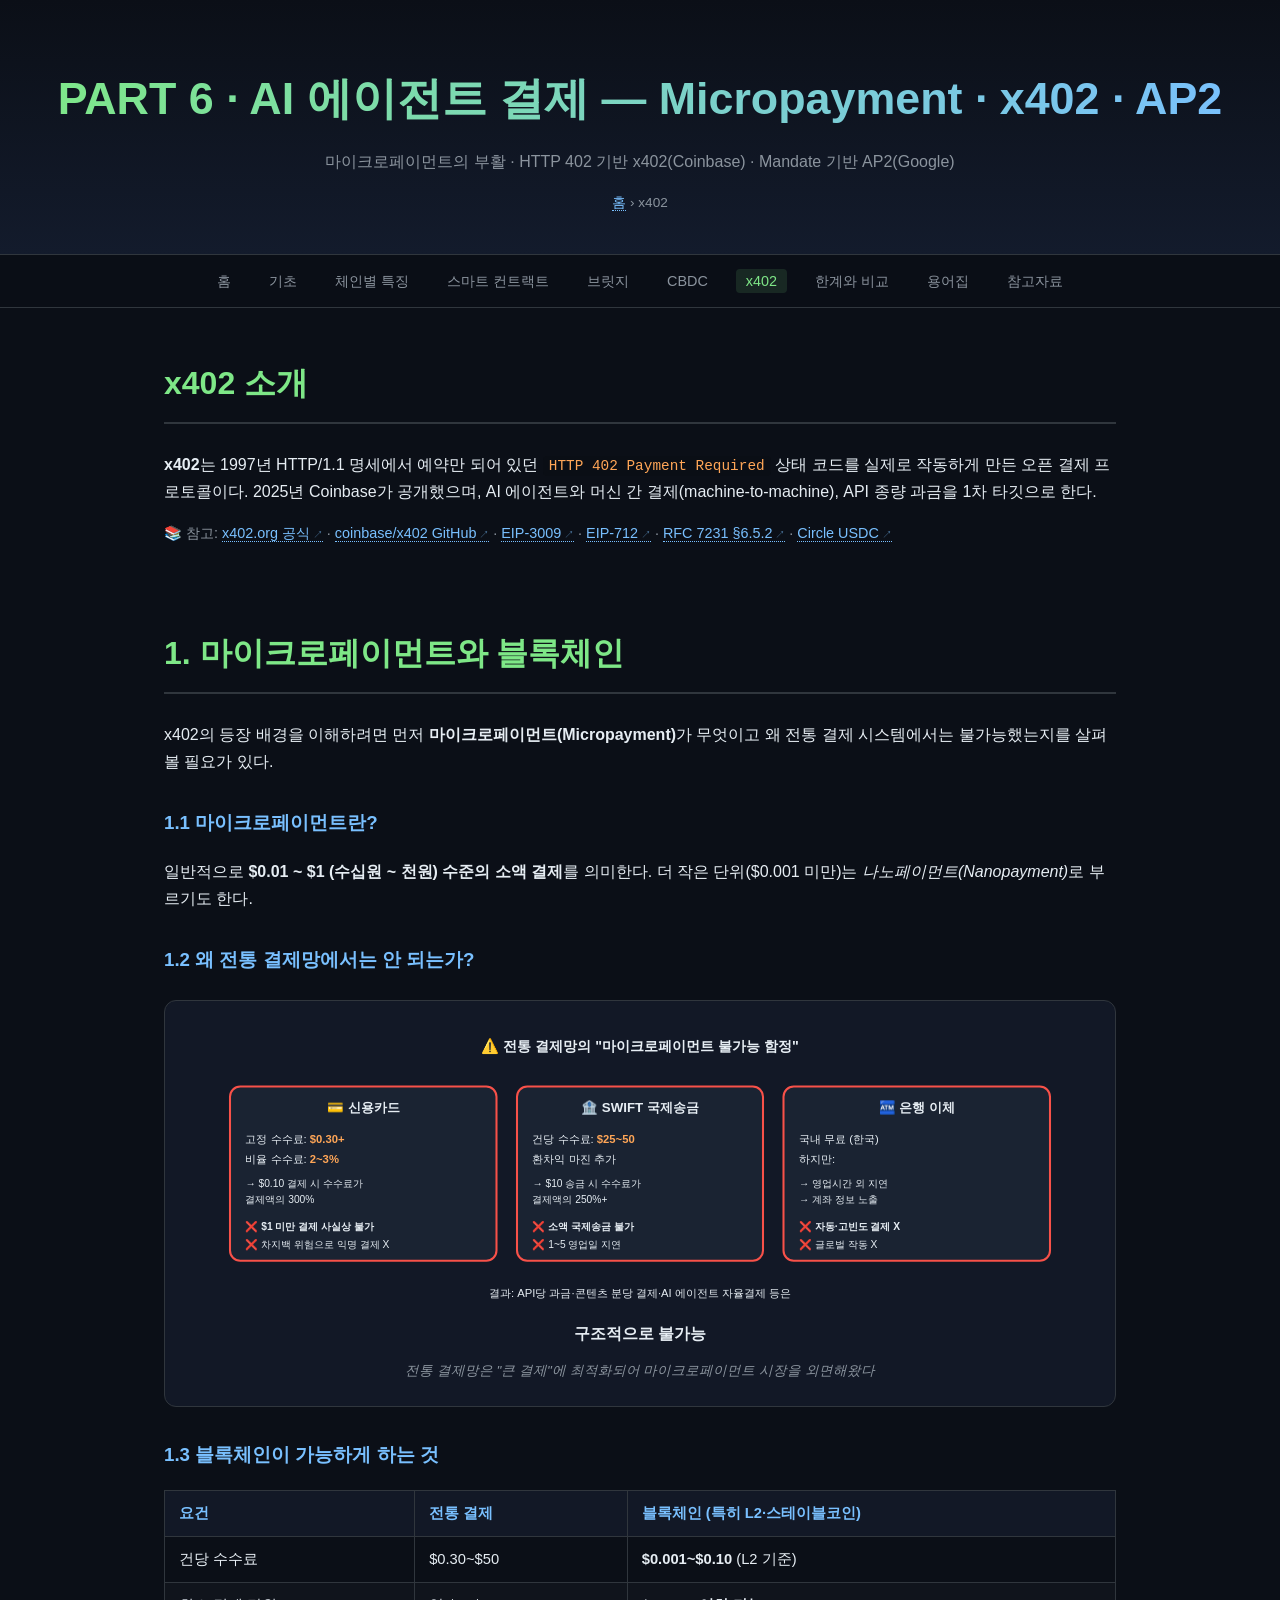
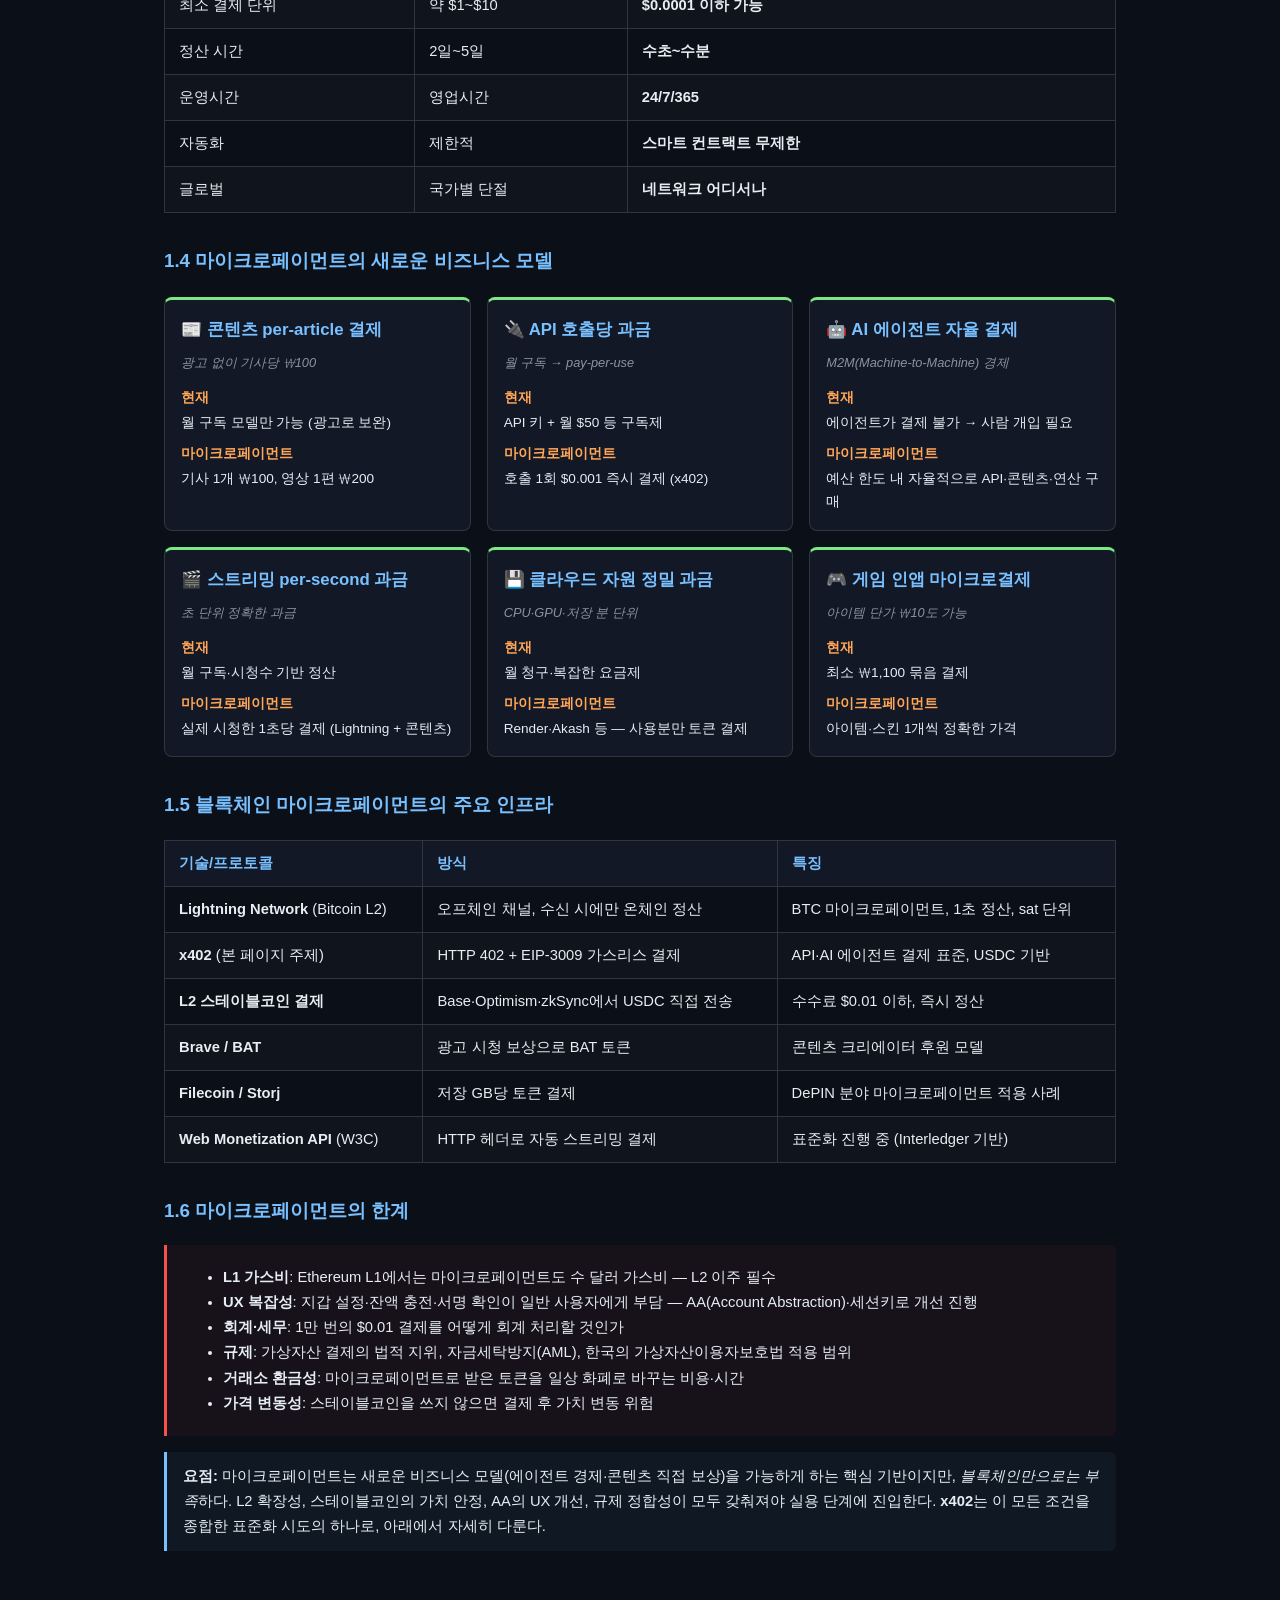
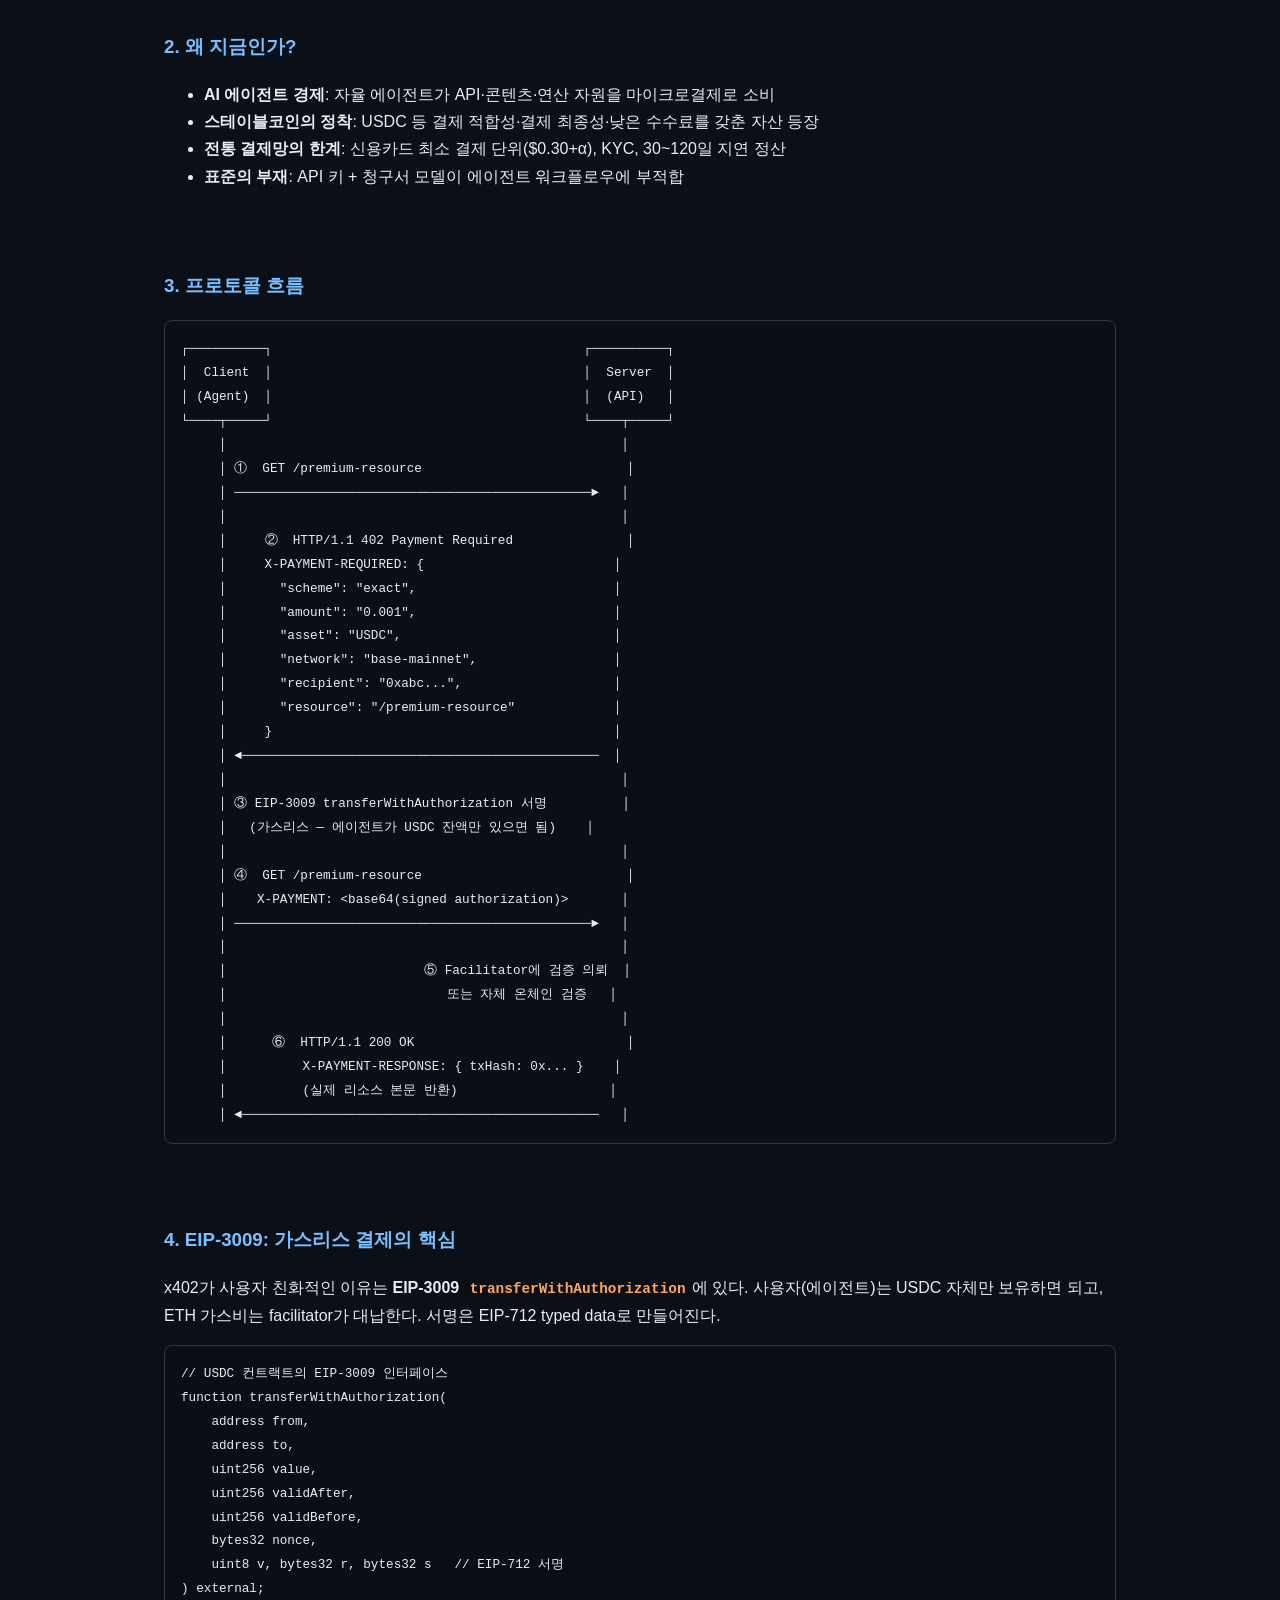
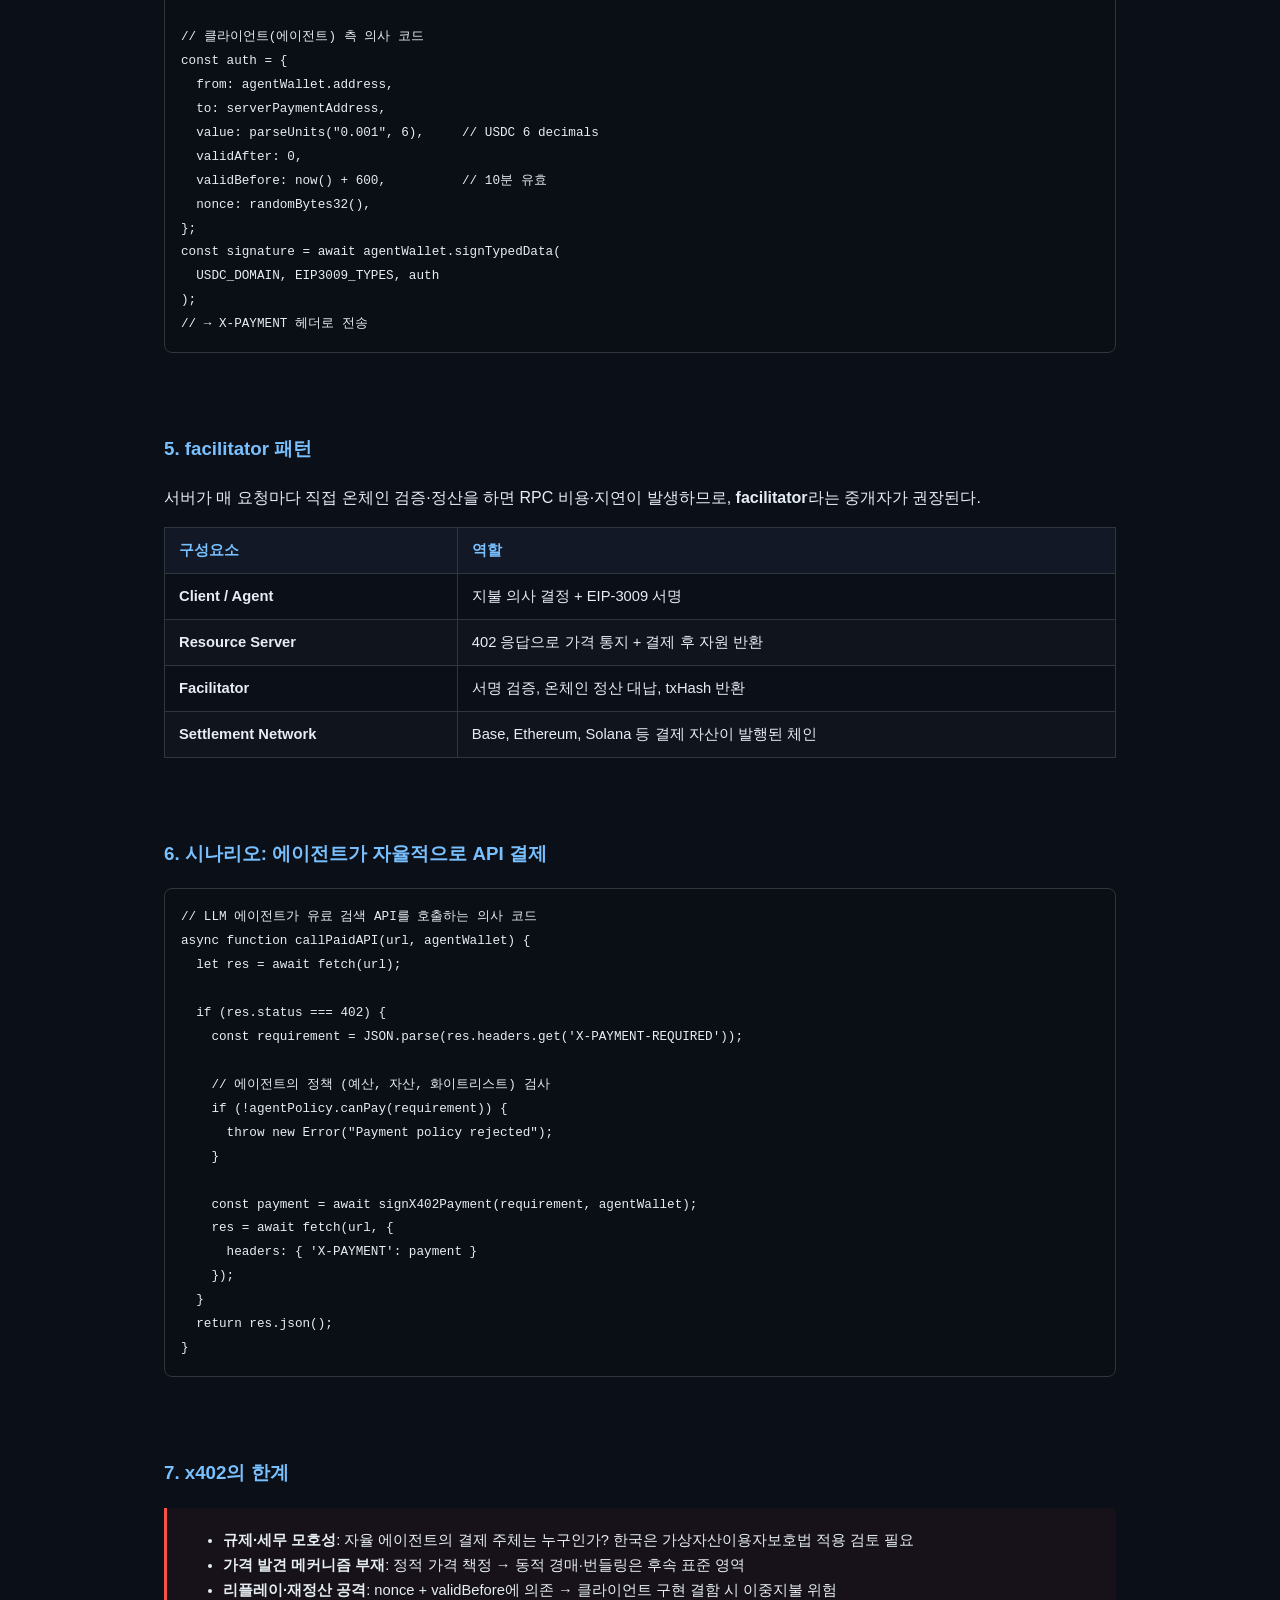
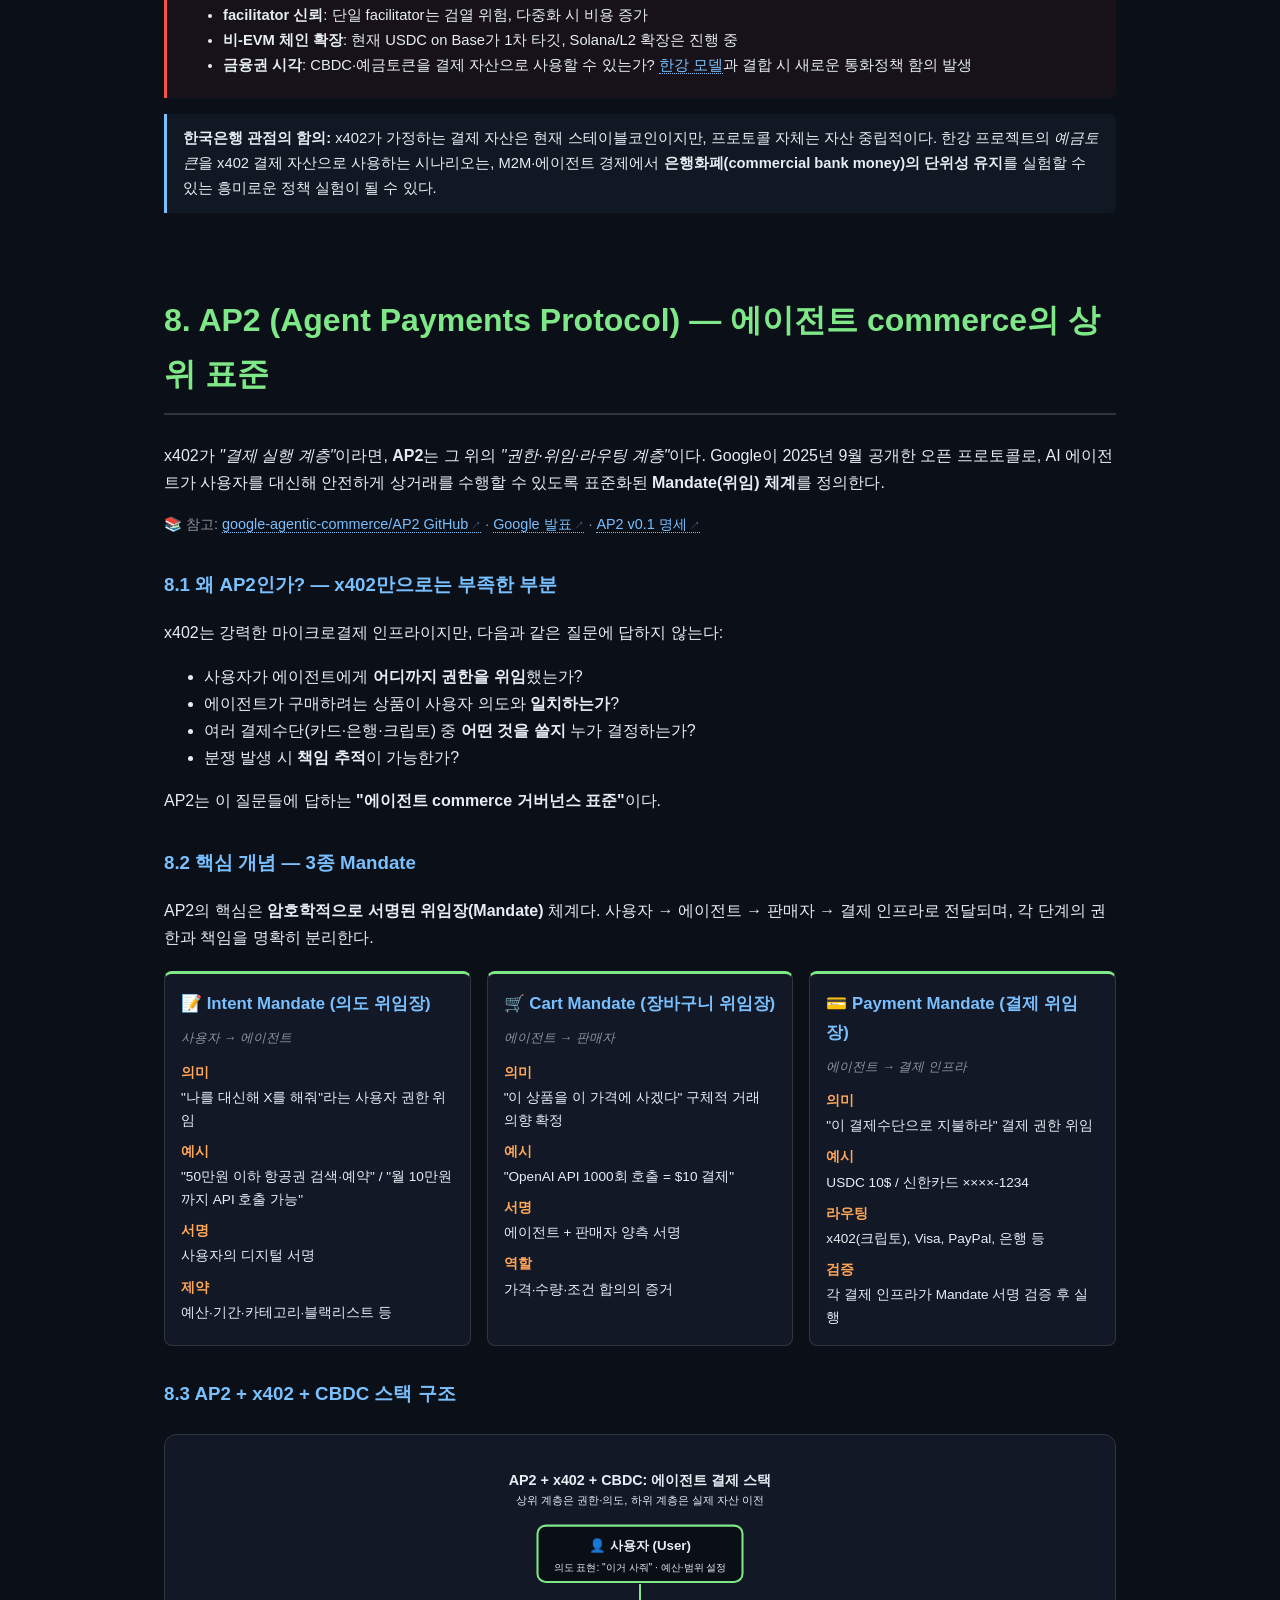
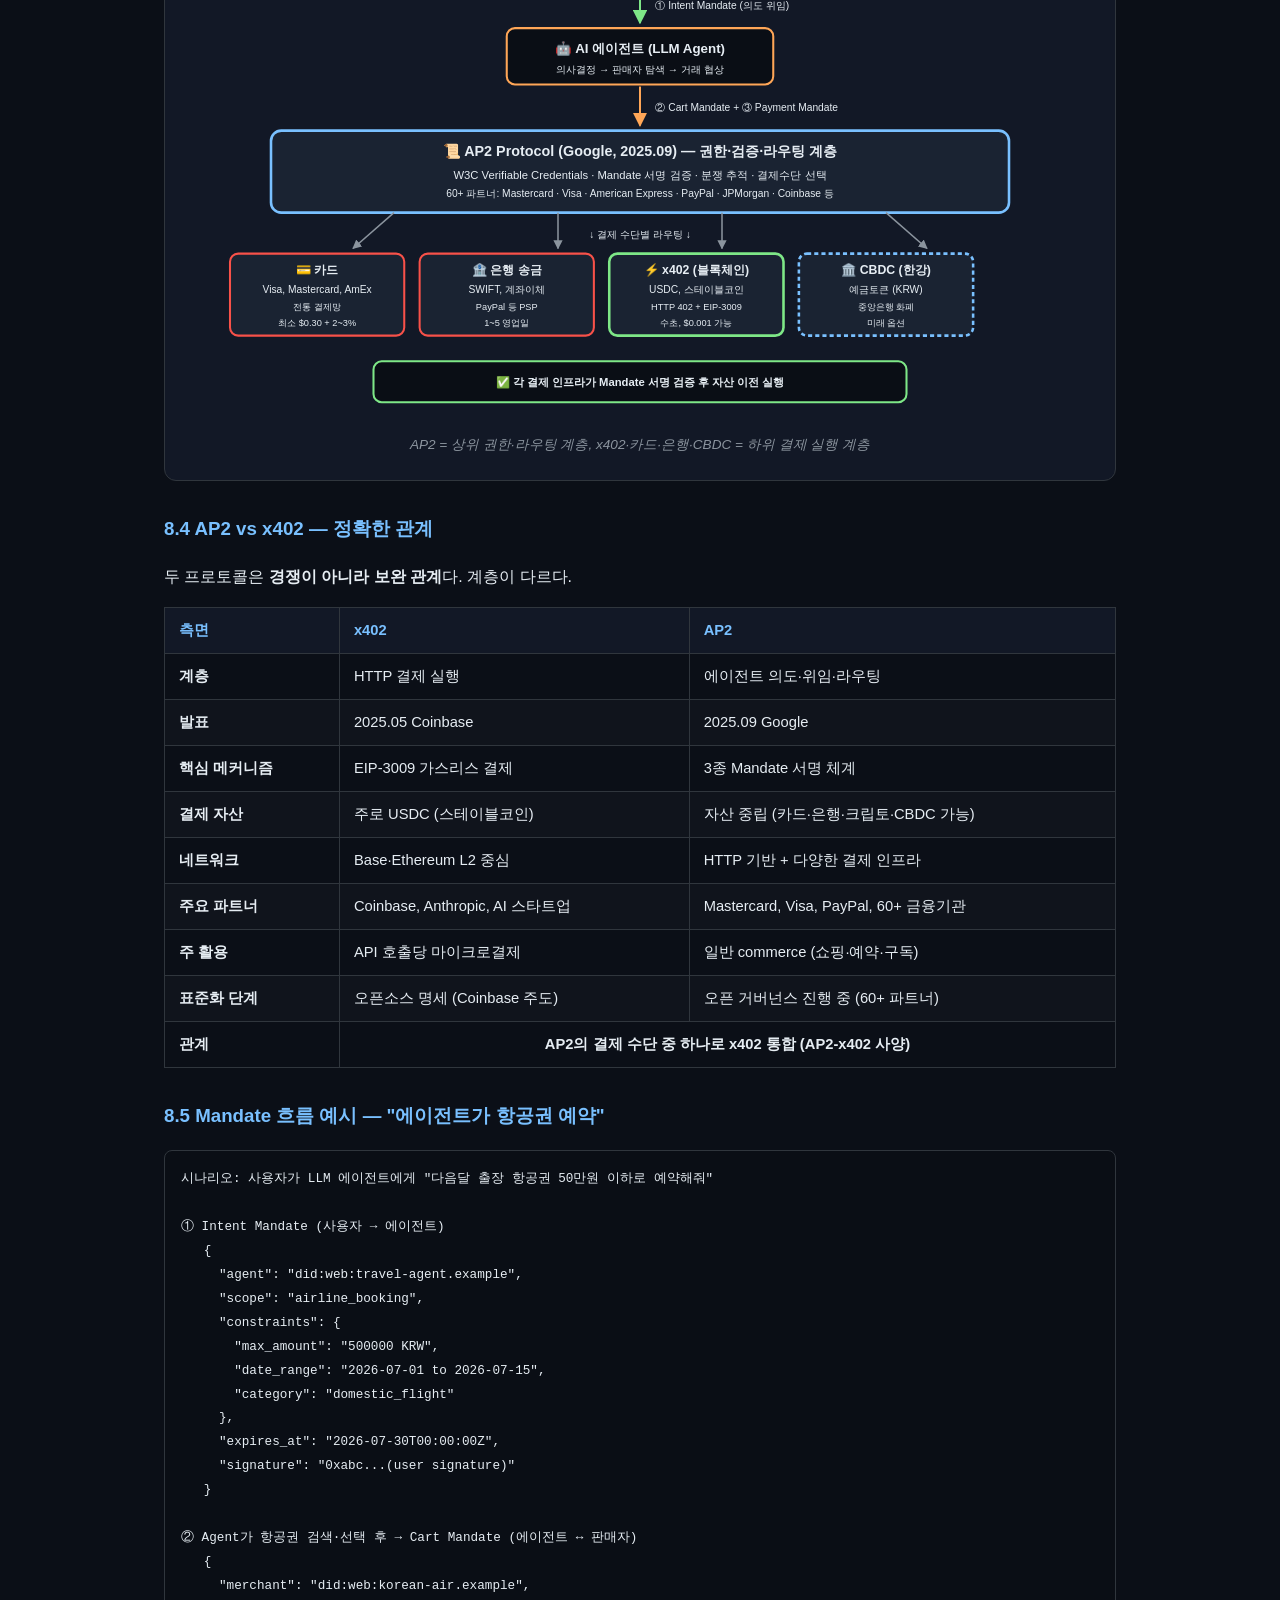
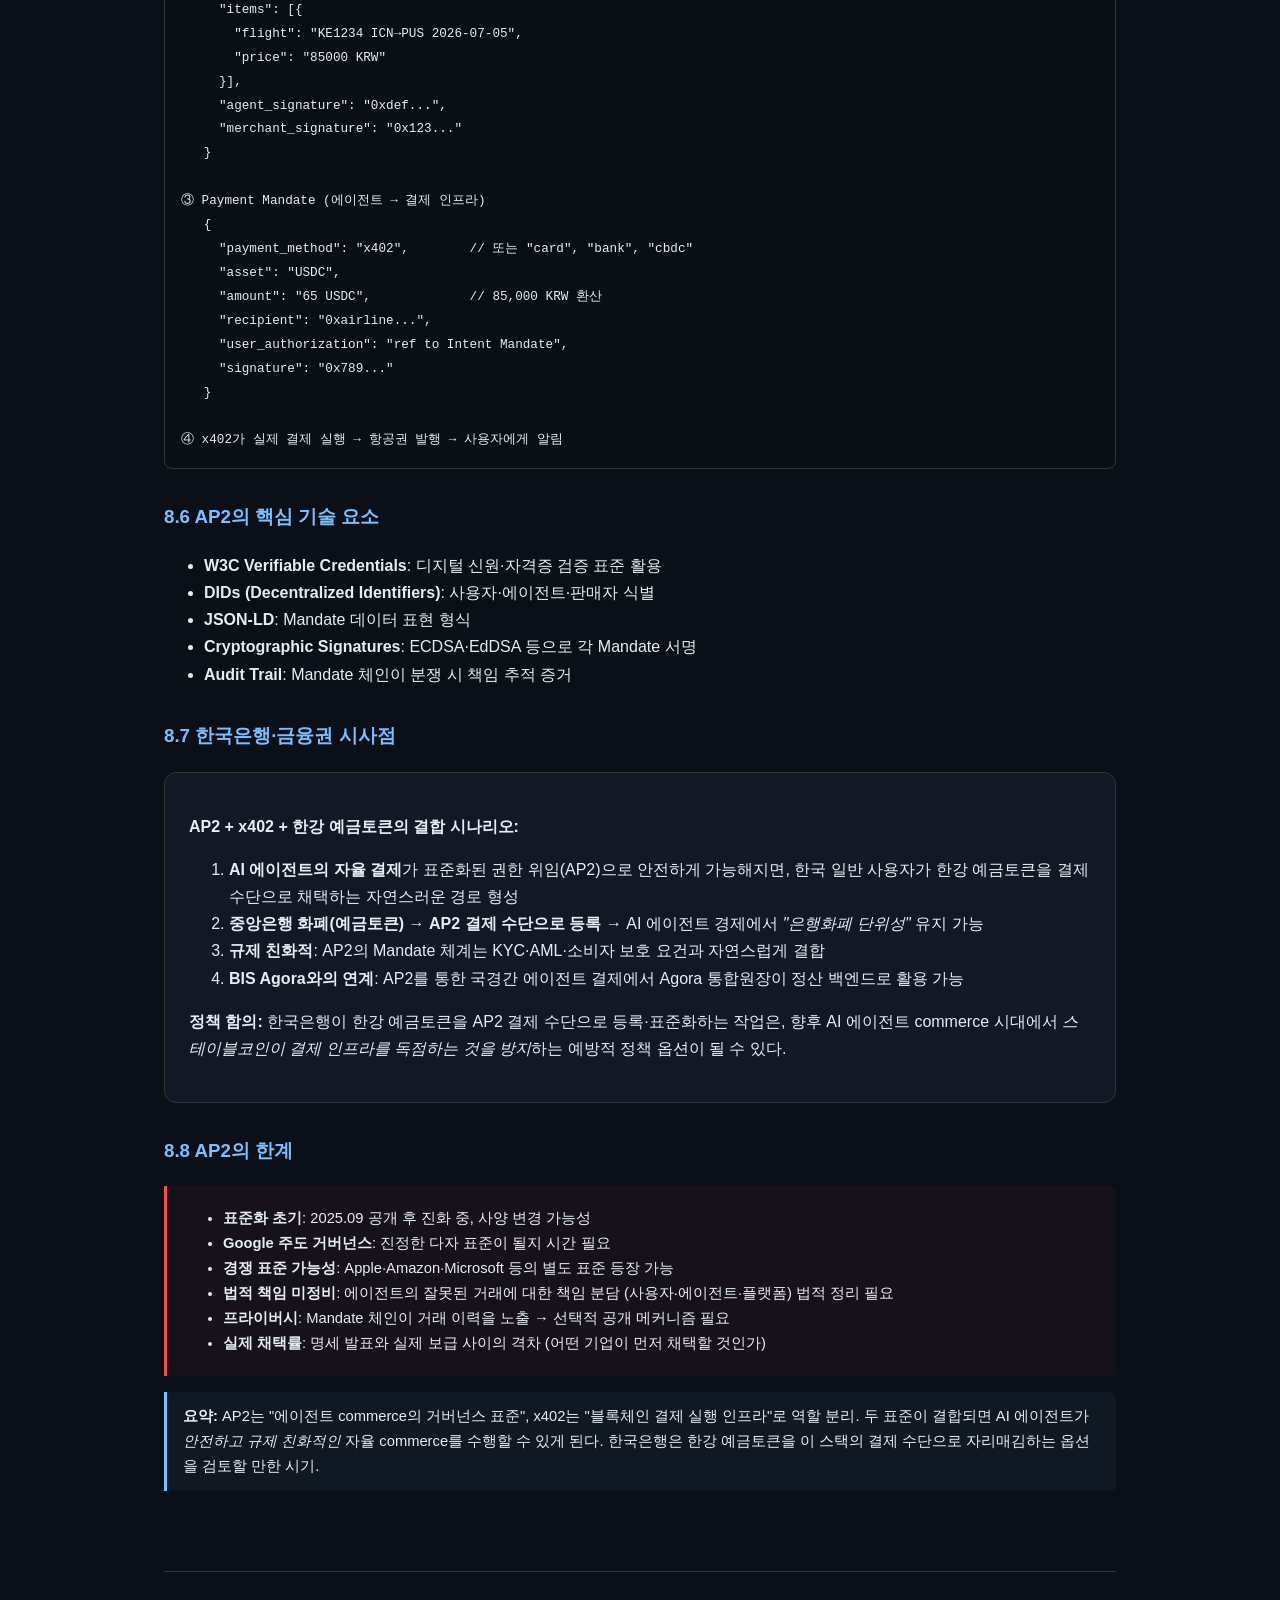
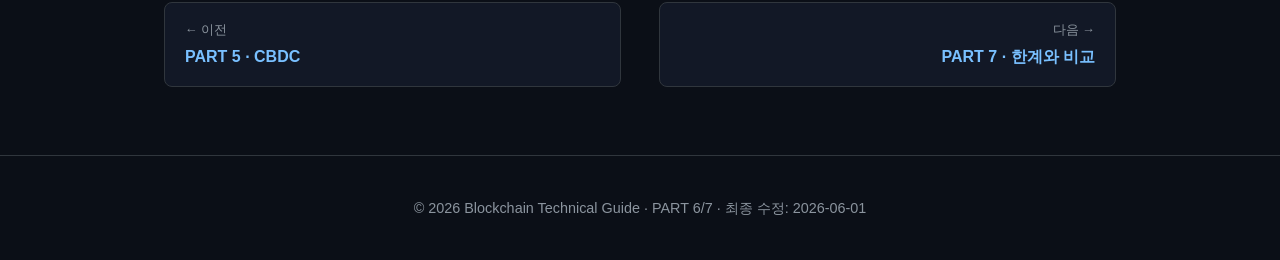
<file: x402.html>
<!DOCTYPE html>
<html lang="ko">
<head>
<meta charset="UTF-8" />
<meta name="viewport" content="width=device-width, initial-scale=1.0" />
<title>x402 결제 프로토콜 — 블록체인 가이드</title>
<link rel="stylesheet" href="style.css">
</head>
<body>

<header class="site">
  <h1>PART 6 · AI 에이전트 결제 — Micropayment · x402 · AP2</h1>
  <p>마이크로페이먼트의 부활 · HTTP 402 기반 x402(Coinbase) · Mandate 기반 AP2(Google)</p>
  <div class="breadcrumb"><a href="index.html">홈</a> › x402</div>
</header>

<nav class="top">
  <ul>
    <li><a href="index.html">홈</a></li>
    <li><a href="basics.html">기초</a></li>
    <li><a href="chains.html">체인별 특징</a></li>
    <li><a href="contracts.html">스마트 컨트랙트</a></li>
    <li><a href="bridges.html">브릿지</a></li>
    <li><a href="cbdc.html">CBDC</a></li>
    <li><a href="x402.html" class="active">x402</a></li>
    <li><a href="limits.html">한계와 비교</a></li>
    <li><a href="glossary.html">용어집</a></li>
    <li><a href="references.html">참고자료</a></li>
  </ul>
</nav>

<main>

<section>
  <h2>x402 소개</h2>
  <p>
    <strong>x402</strong>는 1997년 HTTP/1.1 명세에서 예약만 되어 있던 <code>HTTP 402 Payment Required</code>
    상태 코드를 실제로 작동하게 만든 오픈 결제 프로토콜이다. 2025년 Coinbase가 공개했으며,
    AI 에이전트와 머신 간 결제(machine-to-machine), API 종량 과금을 1차 타깃으로 한다.
  </p>
  <p style="font-size:0.9rem; color:var(--fg-dim);">
    📚 참고:
    <a href="https://www.x402.org/">x402.org 공식</a> ·
    <a href="https://github.com/coinbase/x402">coinbase/x402 GitHub</a> ·
    <a href="https://eips.ethereum.org/EIPS/eip-3009">EIP-3009</a> ·
    <a href="https://eips.ethereum.org/EIPS/eip-712">EIP-712</a> ·
    <a href="https://datatracker.ietf.org/doc/html/rfc7231#section-6.5.2">RFC 7231 §6.5.2</a> ·
    <a href="https://www.circle.com/en/usdc">Circle USDC</a>
  </p>
</section>

<section id="micropayments">
  <h2>1. 마이크로페이먼트와 블록체인</h2>
  <p>
    x402의 등장 배경을 이해하려면 먼저 <strong>마이크로페이먼트(Micropayment)</strong>가 무엇이고
    왜 전통 결제 시스템에서는 불가능했는지를 살펴볼 필요가 있다.
  </p>

  <h3>1.1 마이크로페이먼트란?</h3>
  <p>
    일반적으로 <strong>$0.01 ~ $1 (수십원 ~ 천원) 수준의 소액 결제</strong>를 의미한다.
    더 작은 단위($0.001 미만)는 <em>나노페이먼트(Nanopayment)</em>로 부르기도 한다.
  </p>

  <h3>1.2 왜 전통 결제망에서는 안 되는가?</h3>
  <div class="diagram">
    <svg viewBox="0 0 880 280" xmlns="http://www.w3.org/2000/svg">
      <text x="440" y="25" text-anchor="middle" font-size="14" font-weight="700" fill="#f85149">⚠️ 전통 결제망의 "마이크로페이먼트 불가능 함정"</text>

      <!-- Credit card -->
      <rect x="40" y="60" width="260" height="170" rx="10" fill="#1a2332" stroke="#f85149" stroke-width="2"/>
      <text x="170" y="85" text-anchor="middle" font-size="13" font-weight="700" fill="#f85149">💳 신용카드</text>
      <text x="55" y="115" font-size="11" fill="#e6edf3">고정 수수료: <tspan fill="#ffa657" font-weight="700">$0.30+</tspan></text>
      <text x="55" y="135" font-size="11" fill="#e6edf3">비율 수수료: <tspan fill="#ffa657" font-weight="700">2~3%</tspan></text>
      <text x="55" y="158" font-size="10" fill="#8b949e">→ $0.10 결제 시 수수료가</text>
      <text x="55" y="174" font-size="10" fill="#8b949e">  결제액의 300%</text>
      <text x="55" y="200" font-size="10" fill="#f85149" font-weight="700">❌ $1 미만 결제 사실상 불가</text>
      <text x="55" y="218" font-size="10" fill="#f85149">❌ 차지백 위험으로 익명 결제 X</text>

      <!-- SWIFT -->
      <rect x="320" y="60" width="240" height="170" rx="10" fill="#1a2332" stroke="#f85149" stroke-width="2"/>
      <text x="440" y="85" text-anchor="middle" font-size="13" font-weight="700" fill="#f85149">🏦 SWIFT 국제송금</text>
      <text x="335" y="115" font-size="11" fill="#e6edf3">건당 수수료: <tspan fill="#ffa657" font-weight="700">$25~50</tspan></text>
      <text x="335" y="135" font-size="11" fill="#e6edf3">환차익 마진 추가</text>
      <text x="335" y="158" font-size="10" fill="#8b949e">→ $10 송금 시 수수료가</text>
      <text x="335" y="174" font-size="10" fill="#8b949e">  결제액의 250%+</text>
      <text x="335" y="200" font-size="10" fill="#f85149" font-weight="700">❌ 소액 국제송금 불가</text>
      <text x="335" y="218" font-size="10" fill="#f85149">❌ 1~5 영업일 지연</text>

      <!-- Bank transfer -->
      <rect x="580" y="60" width="260" height="170" rx="10" fill="#1a2332" stroke="#f85149" stroke-width="2"/>
      <text x="710" y="85" text-anchor="middle" font-size="13" font-weight="700" fill="#f85149">🏧 은행 이체</text>
      <text x="595" y="115" font-size="11" fill="#e6edf3">국내 무료 (한국)</text>
      <text x="595" y="135" font-size="11" fill="#e6edf3">하지만:</text>
      <text x="595" y="158" font-size="10" fill="#8b949e">→ 영업시간 외 지연</text>
      <text x="595" y="174" font-size="10" fill="#8b949e">→ 계좌 정보 노출</text>
      <text x="595" y="200" font-size="10" fill="#f85149" font-weight="700">❌ 자동·고빈도 결제 X</text>
      <text x="595" y="218" font-size="10" fill="#f85149">❌ 글로벌 작동 X</text>

      <text x="440" y="265" text-anchor="middle" font-size="11" fill="#8b949e">결과: API당 과금·콘텐츠 분당 결제·AI 에이전트 자율결제 등은 <strong>구조적으로 불가능</strong></text>
    </svg>
    <div class="caption">전통 결제망은 "큰 결제"에 최적화되어 마이크로페이먼트 시장을 외면해왔다</div>
  </div>

  <h3>1.3 블록체인이 가능하게 하는 것</h3>
  <table>
    <thead>
      <tr><th>요건</th><th>전통 결제</th><th>블록체인 (특히 L2·스테이블코인)</th></tr>
    </thead>
    <tbody>
      <tr><td>건당 수수료</td><td>$0.30~$50</td><td><strong>$0.001~$0.10</strong> (L2 기준)</td></tr>
      <tr><td>최소 결제 단위</td><td>약 $1~$10</td><td><strong>$0.0001 이하 가능</strong></td></tr>
      <tr><td>정산 시간</td><td>2일~5일</td><td><strong>수초~수분</strong></td></tr>
      <tr><td>운영시간</td><td>영업시간</td><td><strong>24/7/365</strong></td></tr>
      <tr><td>자동화</td><td>제한적</td><td><strong>스마트 컨트랙트 무제한</strong></td></tr>
      <tr><td>글로벌</td><td>국가별 단절</td><td><strong>네트워크 어디서나</strong></td></tr>
    </tbody>
  </table>

  <h3>1.4 마이크로페이먼트의 새로운 비즈니스 모델</h3>
  <div class="chain-grid">
    <div class="chain-card">
      <h4>📰 콘텐츠 per-article 결제</h4>
      <div class="tagline">광고 없이 기사당 ₩100</div>
      <dl>
        <dt>현재</dt><dd>월 구독 모델만 가능 (광고로 보완)</dd>
        <dt>마이크로페이먼트</dt><dd>기사 1개 ₩100, 영상 1편 ₩200</dd>
      </dl>
    </div>

    <div class="chain-card">
      <h4>🔌 API 호출당 과금</h4>
      <div class="tagline">월 구독 → pay-per-use</div>
      <dl>
        <dt>현재</dt><dd>API 키 + 월 $50 등 구독제</dd>
        <dt>마이크로페이먼트</dt><dd>호출 1회 $0.001 즉시 결제 (x402)</dd>
      </dl>
    </div>

    <div class="chain-card">
      <h4>🤖 AI 에이전트 자율 결제</h4>
      <div class="tagline">M2M(Machine-to-Machine) 경제</div>
      <dl>
        <dt>현재</dt><dd>에이전트가 결제 불가 → 사람 개입 필요</dd>
        <dt>마이크로페이먼트</dt><dd>예산 한도 내 자율적으로 API·콘텐츠·연산 구매</dd>
      </dl>
    </div>

    <div class="chain-card">
      <h4>🎬 스트리밍 per-second 과금</h4>
      <div class="tagline">초 단위 정확한 과금</div>
      <dl>
        <dt>현재</dt><dd>월 구독·시청수 기반 정산</dd>
        <dt>마이크로페이먼트</dt><dd>실제 시청한 1초당 결제 (Lightning + 콘텐츠)</dd>
      </dl>
    </div>

    <div class="chain-card">
      <h4>💾 클라우드 자원 정밀 과금</h4>
      <div class="tagline">CPU·GPU·저장 분 단위</div>
      <dl>
        <dt>현재</dt><dd>월 청구·복잡한 요금제</dd>
        <dt>마이크로페이먼트</dt><dd>Render·Akash 등 — 사용분만 토큰 결제</dd>
      </dl>
    </div>

    <div class="chain-card">
      <h4>🎮 게임 인앱 마이크로결제</h4>
      <div class="tagline">아이템 단가 ₩10도 가능</div>
      <dl>
        <dt>현재</dt><dd>최소 ₩1,100 묶음 결제</dd>
        <dt>마이크로페이먼트</dt><dd>아이템·스킨 1개씩 정확한 가격</dd>
      </dl>
    </div>
  </div>

  <h3>1.5 블록체인 마이크로페이먼트의 주요 인프라</h3>
  <table>
    <thead>
      <tr><th>기술/프로토콜</th><th>방식</th><th>특징</th></tr>
    </thead>
    <tbody>
      <tr>
        <td><strong>Lightning Network</strong> (Bitcoin L2)</td>
        <td>오프체인 채널, 수신 시에만 온체인 정산</td>
        <td>BTC 마이크로페이먼트, 1초 정산, sat 단위</td>
      </tr>
      <tr>
        <td><strong>x402</strong> (본 페이지 주제)</td>
        <td>HTTP 402 + EIP-3009 가스리스 결제</td>
        <td>API·AI 에이전트 결제 표준, USDC 기반</td>
      </tr>
      <tr>
        <td><strong>L2 스테이블코인 결제</strong></td>
        <td>Base·Optimism·zkSync에서 USDC 직접 전송</td>
        <td>수수료 $0.01 이하, 즉시 정산</td>
      </tr>
      <tr>
        <td><strong>Brave / BAT</strong></td>
        <td>광고 시청 보상으로 BAT 토큰</td>
        <td>콘텐츠 크리에이터 후원 모델</td>
      </tr>
      <tr>
        <td><strong>Filecoin / Storj</strong></td>
        <td>저장 GB당 토큰 결제</td>
        <td>DePIN 분야 마이크로페이먼트 적용 사례</td>
      </tr>
      <tr>
        <td><strong>Web Monetization API</strong> (W3C)</td>
        <td>HTTP 헤더로 자동 스트리밍 결제</td>
        <td>표준화 진행 중 (Interledger 기반)</td>
      </tr>
    </tbody>
  </table>

  <h3>1.6 마이크로페이먼트의 한계</h3>
  <div class="note warn">
    <ul style="margin:8px 0;">
      <li><strong>L1 가스비</strong>: Ethereum L1에서는 마이크로페이먼트도 수 달러 가스비 — L2 이주 필수</li>
      <li><strong>UX 복잡성</strong>: 지갑 설정·잔액 충전·서명 확인이 일반 사용자에게 부담 — AA(Account Abstraction)·세션키로 개선 진행</li>
      <li><strong>회계·세무</strong>: 1만 번의 $0.01 결제를 어떻게 회계 처리할 것인가</li>
      <li><strong>규제</strong>: 가상자산 결제의 법적 지위, 자금세탁방지(AML), 한국의 가상자산이용자보호법 적용 범위</li>
      <li><strong>거래소 환금성</strong>: 마이크로페이먼트로 받은 토큰을 일상 화폐로 바꾸는 비용·시간</li>
      <li><strong>가격 변동성</strong>: 스테이블코인을 쓰지 않으면 결제 후 가치 변동 위험</li>
    </ul>
  </div>

  <div class="note">
    <strong>요점:</strong> 마이크로페이먼트는 새로운 비즈니스 모델(에이전트 경제·콘텐츠 직접 보상)을 가능하게 하는 핵심 기반이지만,
    <em>블록체인만으로는 부족</em>하다. L2 확장성, 스테이블코인의 가치 안정, AA의 UX 개선, 규제 정합성이 모두 갖춰져야
    실용 단계에 진입한다. <strong>x402</strong>는 이 모든 조건을 종합한 표준화 시도의 하나로, 아래에서 자세히 다룬다.
  </div>
</section>

<section>
  <h3>2. 왜 지금인가?</h3>
  <ul>
    <li><strong>AI 에이전트 경제</strong>: 자율 에이전트가 API·콘텐츠·연산 자원을 마이크로결제로 소비</li>
    <li><strong>스테이블코인의 정착</strong>: USDC 등 결제 적합성·결제 최종성·낮은 수수료를 갖춘 자산 등장</li>
    <li><strong>전통 결제망의 한계</strong>: 신용카드 최소 결제 단위($0.30+α), KYC, 30~120일 지연 정산</li>
    <li><strong>표준의 부재</strong>: API 키 + 청구서 모델이 에이전트 워크플로우에 부적합</li>
  </ul>
</section>

<section>
  <h3>3. 프로토콜 흐름</h3>
<pre><code>┌──────────┐                                         ┌──────────┐
│  Client  │                                         │  Server  │
│ (Agent)  │                                         │  (API)   │
└────┬─────┘                                         └────┬─────┘
     │                                                    │
     │ ①  GET /premium-resource                           │
     │ ───────────────────────────────────────────────►   │
     │                                                    │
     │     ②  HTTP/1.1 402 Payment Required               │
     │     X-PAYMENT-REQUIRED: {                         │
     │       "scheme": "exact",                          │
     │       "amount": "0.001",                          │
     │       "asset": "USDC",                            │
     │       "network": "base-mainnet",                  │
     │       "recipient": "0xabc...",                    │
     │       "resource": "/premium-resource"             │
     │     }                                             │
     │ ◄───────────────────────────────────────────────  │
     │                                                    │
     │ ③ EIP-3009 transferWithAuthorization 서명          │
     │   (가스리스 — 에이전트가 USDC 잔액만 있으면 됨)    │
     │                                                    │
     │ ④  GET /premium-resource                           │
     │    X-PAYMENT: &lt;base64(signed authorization)&gt;       │
     │ ───────────────────────────────────────────────►   │
     │                                                    │
     │                          ⑤ Facilitator에 검증 의뢰  │
     │                             또는 자체 온체인 검증   │
     │                                                    │
     │      ⑥  HTTP/1.1 200 OK                            │
     │          X-PAYMENT-RESPONSE: { txHash: 0x... }    │
     │          (실제 리소스 본문 반환)                    │
     │ ◄───────────────────────────────────────────────   │</code></pre>
</section>

<section>
  <h3>4. EIP-3009: 가스리스 결제의 핵심</h3>
  <p>
    x402가 사용자 친화적인 이유는 <strong>EIP-3009 <code>transferWithAuthorization</code></strong>에 있다.
    사용자(에이전트)는 USDC 자체만 보유하면 되고, ETH 가스비는 facilitator가 대납한다.
    서명은 EIP-712 typed data로 만들어진다.
  </p>

<pre><code>// USDC 컨트랙트의 EIP-3009 인터페이스
function transferWithAuthorization(
    address from,
    address to,
    uint256 value,
    uint256 validAfter,
    uint256 validBefore,
    bytes32 nonce,
    uint8 v, bytes32 r, bytes32 s   // EIP-712 서명
) external;

// 클라이언트(에이전트) 측 의사 코드
const auth = {
  from: agentWallet.address,
  to: serverPaymentAddress,
  value: parseUnits("0.001", 6),     // USDC 6 decimals
  validAfter: 0,
  validBefore: now() + 600,          // 10분 유효
  nonce: randomBytes32(),
};
const signature = await agentWallet.signTypedData(
  USDC_DOMAIN, EIP3009_TYPES, auth
);
// → X-PAYMENT 헤더로 전송</code></pre>
</section>

<section>
  <h3>5. facilitator 패턴</h3>
  <p>
    서버가 매 요청마다 직접 온체인 검증·정산을 하면 RPC 비용·지연이 발생하므로,
    <strong>facilitator</strong>라는 중개자가 권장된다.
  </p>
  <table>
    <thead><tr><th>구성요소</th><th>역할</th></tr></thead>
    <tbody>
      <tr><td><strong>Client / Agent</strong></td><td>지불 의사 결정 + EIP-3009 서명</td></tr>
      <tr><td><strong>Resource Server</strong></td><td>402 응답으로 가격 통지 + 결제 후 자원 반환</td></tr>
      <tr><td><strong>Facilitator</strong></td><td>서명 검증, 온체인 정산 대납, txHash 반환</td></tr>
      <tr><td><strong>Settlement Network</strong></td><td>Base, Ethereum, Solana 등 결제 자산이 발행된 체인</td></tr>
    </tbody>
  </table>
</section>

<section>
  <h3>6. 시나리오: 에이전트가 자율적으로 API 결제</h3>
<pre><code>// LLM 에이전트가 유료 검색 API를 호출하는 의사 코드
async function callPaidAPI(url, agentWallet) {
  let res = await fetch(url);

  if (res.status === 402) {
    const requirement = JSON.parse(res.headers.get('X-PAYMENT-REQUIRED'));

    // 에이전트의 정책 (예산, 자산, 화이트리스트) 검사
    if (!agentPolicy.canPay(requirement)) {
      throw new Error("Payment policy rejected");
    }

    const payment = await signX402Payment(requirement, agentWallet);
    res = await fetch(url, {
      headers: { 'X-PAYMENT': payment }
    });
  }
  return res.json();
}</code></pre>
</section>

<section>
  <h3>7. x402의 한계</h3>
  <div class="note warn">
    <ul style="margin:8px 0;">
      <li><strong>규제·세무 모호성</strong>: 자율 에이전트의 결제 주체는 누구인가? 한국은 가상자산이용자보호법 적용 검토 필요</li>
      <li><strong>가격 발견 메커니즘 부재</strong>: 정적 가격 책정 → 동적 경매·번들링은 후속 표준 영역</li>
      <li><strong>리플레이·재정산 공격</strong>: nonce + validBefore에 의존 → 클라이언트 구현 결함 시 이중지불 위험</li>
      <li><strong>facilitator 신뢰</strong>: 단일 facilitator는 검열 위험, 다중화 시 비용 증가</li>
      <li><strong>비-EVM 체인 확장</strong>: 현재 USDC on Base가 1차 타깃, Solana/L2 확장은 진행 중</li>
      <li><strong>금융권 시각</strong>: CBDC·예금토큰을 결제 자산으로 사용할 수 있는가? <a href="cbdc.html">한강 모델</a>과 결합 시 새로운 통화정책 함의 발생</li>
    </ul>
  </div>

  <div class="note">
    <strong>한국은행 관점의 함의:</strong>
    x402가 가정하는 결제 자산은 현재 스테이블코인이지만, 프로토콜 자체는 자산 중립적이다.
    한강 프로젝트의 <em>예금토큰</em>을 x402 결제 자산으로 사용하는 시나리오는,
    M2M·에이전트 경제에서 <strong>은행화폐(commercial bank money)의 단위성 유지</strong>를
    실험할 수 있는 흥미로운 정책 실험이 될 수 있다.
  </div>
</section>

<section id="ap2">
  <h2>8. AP2 (Agent Payments Protocol) — 에이전트 commerce의 상위 표준</h2>
  <p>
    x402가 <em>"결제 실행 계층"</em>이라면, <strong>AP2</strong>는 그 위의 <em>"권한·위임·라우팅 계층"</em>이다.
    Google이 2025년 9월 공개한 오픈 프로토콜로, AI 에이전트가 사용자를 대신해 안전하게 상거래를 수행할 수 있도록
    표준화된 <strong>Mandate(위임) 체계</strong>를 정의한다.
  </p>
  <p style="font-size:0.9rem; color:var(--fg-dim);">
    📚 참고:
    <a href="https://github.com/google-agentic-commerce/AP2">google-agentic-commerce/AP2 GitHub</a> ·
    <a href="https://cloud.google.com/blog/products/ai-machine-learning/announcing-agents-payments-protocol-ap2">Google 발표</a> ·
    <a href="https://github.com/google-agentic-commerce/AP2/tree/main/specifications/v0.1/specs">AP2 v0.1 명세</a>
  </p>

  <h3>8.1 왜 AP2인가? — x402만으로는 부족한 부분</h3>
  <p>x402는 강력한 마이크로결제 인프라이지만, 다음과 같은 질문에 답하지 않는다:</p>
  <ul>
    <li>사용자가 에이전트에게 <strong>어디까지 권한을 위임</strong>했는가?</li>
    <li>에이전트가 구매하려는 상품이 사용자 의도와 <strong>일치하는가</strong>?</li>
    <li>여러 결제수단(카드·은행·크립토) 중 <strong>어떤 것을 쓸지</strong> 누가 결정하는가?</li>
    <li>분쟁 발생 시 <strong>책임 추적</strong>이 가능한가?</li>
  </ul>
  <p>AP2는 이 질문들에 답하는 <strong>"에이전트 commerce 거버넌스 표준"</strong>이다.</p>

  <h3>8.2 핵심 개념 — 3종 Mandate</h3>
  <p>AP2의 핵심은 <strong>암호학적으로 서명된 위임장(Mandate)</strong> 체계다. 사용자 → 에이전트 → 판매자 → 결제 인프라로 전달되며, 각 단계의 권한과 책임을 명확히 분리한다.</p>

  <div class="chain-grid">
    <div class="chain-card">
      <h4>📝 Intent Mandate (의도 위임장)</h4>
      <div class="tagline">사용자 → 에이전트</div>
      <dl>
        <dt>의미</dt><dd>"나를 대신해 X를 해줘"라는 사용자 권한 위임</dd>
        <dt>예시</dt><dd>"50만원 이하 항공권 검색·예약" / "월 10만원까지 API 호출 가능"</dd>
        <dt>서명</dt><dd>사용자의 디지털 서명</dd>
        <dt>제약</dt><dd>예산·기간·카테고리·블랙리스트 등</dd>
      </dl>
    </div>

    <div class="chain-card">
      <h4>🛒 Cart Mandate (장바구니 위임장)</h4>
      <div class="tagline">에이전트 → 판매자</div>
      <dl>
        <dt>의미</dt><dd>"이 상품을 이 가격에 사겠다" 구체적 거래 의향 확정</dd>
        <dt>예시</dt><dd>"OpenAI API 1000회 호출 = $10 결제"</dd>
        <dt>서명</dt><dd>에이전트 + 판매자 양측 서명</dd>
        <dt>역할</dt><dd>가격·수량·조건 합의의 증거</dd>
      </dl>
    </div>

    <div class="chain-card">
      <h4>💳 Payment Mandate (결제 위임장)</h4>
      <div class="tagline">에이전트 → 결제 인프라</div>
      <dl>
        <dt>의미</dt><dd>"이 결제수단으로 지불하라" 결제 권한 위임</dd>
        <dt>예시</dt><dd>USDC 10$ / 신한카드 ××××-1234</dd>
        <dt>라우팅</dt><dd>x402(크립토), Visa, PayPal, 은행 등</dd>
        <dt>검증</dt><dd>각 결제 인프라가 Mandate 서명 검증 후 실행</dd>
      </dl>
    </div>
  </div>

  <h3>8.3 AP2 + x402 + CBDC 스택 구조</h3>
  <div class="diagram">
    <svg viewBox="0 0 880 540" xmlns="http://www.w3.org/2000/svg">
      <!-- Title -->
      <text x="440" y="25" text-anchor="middle" font-size="14" font-weight="700" fill="#79c0ff">AP2 + x402 + CBDC: 에이전트 결제 스택</text>
      <text x="440" y="44" text-anchor="middle" font-size="11" fill="#8b949e">상위 계층은 권한·의도, 하위 계층은 실제 자산 이전</text>

      <!-- User -->
      <rect x="340" y="65" width="200" height="55" rx="8" fill="#0a0e15" stroke="#7ee787" stroke-width="2"/>
      <text x="440" y="89" text-anchor="middle" font-size="13" font-weight="700" fill="#7ee787">👤 사용자 (User)</text>
      <text x="440" y="109" text-anchor="middle" font-size="10" fill="#8b949e">의도 표현: "이거 사줘" · 예산·범위 설정</text>

      <!-- Arrow with mandate -->
      <path d="M 440 122 L 440 160" stroke="#7ee787" stroke-width="2" marker-end="url(#ap2arr)"/>
      <text x="455" y="146" font-size="10" fill="#7ee787">① Intent Mandate (의도 위임)</text>

      <!-- AI Agent -->
      <rect x="310" y="165" width="260" height="55" rx="8" fill="#0a0e15" stroke="#ffa657" stroke-width="2"/>
      <text x="440" y="189" text-anchor="middle" font-size="13" font-weight="700" fill="#ffa657">🤖 AI 에이전트 (LLM Agent)</text>
      <text x="440" y="209" text-anchor="middle" font-size="10" fill="#8b949e">의사결정 → 판매자 탐색 → 거래 협상</text>

      <!-- Arrow -->
      <path d="M 440 222 L 440 260" stroke="#ffa657" stroke-width="2" marker-end="url(#ap2arr2)"/>
      <text x="455" y="246" font-size="10" fill="#ffa657">② Cart Mandate + ③ Payment Mandate</text>

      <!-- AP2 Layer -->
      <rect x="80" y="265" width="720" height="80" rx="10" fill="#1a2332" stroke="#79c0ff" stroke-width="2.5"/>
      <text x="440" y="290" text-anchor="middle" font-size="14" font-weight="700" fill="#79c0ff">📜 AP2 Protocol (Google, 2025.09) — 권한·검증·라우팅 계층</text>
      <text x="440" y="312" text-anchor="middle" font-size="11" fill="#e6edf3">W3C Verifiable Credentials · Mandate 서명 검증 · 분쟁 추적 · 결제수단 선택</text>
      <text x="440" y="330" text-anchor="middle" font-size="10" fill="#8b949e">60+ 파트너: Mastercard · Visa · American Express · PayPal · JPMorgan · Coinbase 등</text>

      <!-- Routing arrows -->
      <path d="M 200 345 L 160 380" stroke="#8b949e" stroke-width="1.5" marker-end="url(#ap2arr3)"/>
      <path d="M 360 345 L 360 380" stroke="#8b949e" stroke-width="1.5" marker-end="url(#ap2arr3)"/>
      <path d="M 520 345 L 520 380" stroke="#8b949e" stroke-width="1.5" marker-end="url(#ap2arr3)"/>
      <path d="M 680 345 L 720 380" stroke="#8b949e" stroke-width="1.5" marker-end="url(#ap2arr3)"/>

      <text x="440" y="370" text-anchor="middle" font-size="10" fill="#8b949e">↓ 결제 수단별 라우팅 ↓</text>

      <!-- Payment Rails -->
      <rect x="40" y="385" width="170" height="80" rx="8" fill="#1a2332" stroke="#f85149" stroke-width="2"/>
      <text x="125" y="405" text-anchor="middle" font-size="12" font-weight="700" fill="#f85149">💳 카드</text>
      <text x="125" y="423" text-anchor="middle" font-size="10" fill="#e6edf3">Visa, Mastercard, AmEx</text>
      <text x="125" y="440" text-anchor="middle" font-size="9" fill="#8b949e">전통 결제망</text>
      <text x="125" y="456" text-anchor="middle" font-size="9" fill="#8b949e">최소 $0.30 + 2~3%</text>

      <rect x="225" y="385" width="170" height="80" rx="8" fill="#1a2332" stroke="#f85149" stroke-width="2"/>
      <text x="310" y="405" text-anchor="middle" font-size="12" font-weight="700" fill="#f85149">🏦 은행 송금</text>
      <text x="310" y="423" text-anchor="middle" font-size="10" fill="#e6edf3">SWIFT, 계좌이체</text>
      <text x="310" y="440" text-anchor="middle" font-size="9" fill="#8b949e">PayPal 등 PSP</text>
      <text x="310" y="456" text-anchor="middle" font-size="9" fill="#8b949e">1~5 영업일</text>

      <rect x="410" y="385" width="170" height="80" rx="8" fill="#1a2332" stroke="#7ee787" stroke-width="2.5"/>
      <text x="495" y="405" text-anchor="middle" font-size="12" font-weight="700" fill="#7ee787">⚡ x402 (블록체인)</text>
      <text x="495" y="423" text-anchor="middle" font-size="10" fill="#e6edf3">USDC, 스테이블코인</text>
      <text x="495" y="440" text-anchor="middle" font-size="9" fill="#8b949e">HTTP 402 + EIP-3009</text>
      <text x="495" y="456" text-anchor="middle" font-size="9" fill="#8b949e">수초, $0.001 가능</text>

      <rect x="595" y="385" width="170" height="80" rx="8" fill="#1a2332" stroke="#79c0ff" stroke-width="2.5" stroke-dasharray="4 3"/>
      <text x="680" y="405" text-anchor="middle" font-size="12" font-weight="700" fill="#79c0ff">🏛️ CBDC (한강)</text>
      <text x="680" y="423" text-anchor="middle" font-size="10" fill="#e6edf3">예금토큰 (KRW)</text>
      <text x="680" y="440" text-anchor="middle" font-size="9" fill="#8b949e">중앙은행 화폐</text>
      <text x="680" y="456" text-anchor="middle" font-size="9" fill="#8b949e">미래 옵션</text>

      <!-- Bottom -->
      <rect x="180" y="490" width="520" height="40" rx="8" fill="#0a0e15" stroke="#7ee787" stroke-width="2"/>
      <text x="440" y="514" text-anchor="middle" font-size="11" font-weight="700" fill="#7ee787">✅ 각 결제 인프라가 Mandate 서명 검증 후 자산 이전 실행</text>

      <defs>
        <marker id="ap2arr" viewBox="0 0 10 10" refX="9" refY="5" markerWidth="7" markerHeight="7" orient="auto">
          <path d="M 0 0 L 10 5 L 0 10 z" fill="#7ee787"/>
        </marker>
        <marker id="ap2arr2" viewBox="0 0 10 10" refX="9" refY="5" markerWidth="7" markerHeight="7" orient="auto">
          <path d="M 0 0 L 10 5 L 0 10 z" fill="#ffa657"/>
        </marker>
        <marker id="ap2arr3" viewBox="0 0 10 10" refX="9" refY="5" markerWidth="6" markerHeight="6" orient="auto">
          <path d="M 0 0 L 10 5 L 0 10 z" fill="#8b949e"/>
        </marker>
      </defs>
    </svg>
    <div class="caption">AP2 = 상위 권한·라우팅 계층, x402·카드·은행·CBDC = 하위 결제 실행 계층</div>
  </div>

  <h3>8.4 AP2 vs x402 — 정확한 관계</h3>
  <p>두 프로토콜은 <strong>경쟁이 아니라 보완 관계</strong>다. 계층이 다르다.</p>

  <table>
    <thead>
      <tr><th>측면</th><th>x402</th><th>AP2</th></tr>
    </thead>
    <tbody>
      <tr><td><strong>계층</strong></td><td>HTTP 결제 실행</td><td>에이전트 의도·위임·라우팅</td></tr>
      <tr><td><strong>발표</strong></td><td>2025.05 Coinbase</td><td>2025.09 Google</td></tr>
      <tr><td><strong>핵심 메커니즘</strong></td><td>EIP-3009 가스리스 결제</td><td>3종 Mandate 서명 체계</td></tr>
      <tr><td><strong>결제 자산</strong></td><td>주로 USDC (스테이블코인)</td><td>자산 중립 (카드·은행·크립토·CBDC 가능)</td></tr>
      <tr><td><strong>네트워크</strong></td><td>Base·Ethereum L2 중심</td><td>HTTP 기반 + 다양한 결제 인프라</td></tr>
      <tr><td><strong>주요 파트너</strong></td><td>Coinbase, Anthropic, AI 스타트업</td><td>Mastercard, Visa, PayPal, 60+ 금융기관</td></tr>
      <tr><td><strong>주 활용</strong></td><td>API 호출당 마이크로결제</td><td>일반 commerce (쇼핑·예약·구독)</td></tr>
      <tr><td><strong>표준화 단계</strong></td><td>오픈소스 명세 (Coinbase 주도)</td><td>오픈 거버넌스 진행 중 (60+ 파트너)</td></tr>
      <tr><td><strong>관계</strong></td><td colspan="2" style="text-align:center;"><strong>AP2의 결제 수단 중 하나로 x402 통합 (AP2-x402 사양)</strong></td></tr>
    </tbody>
  </table>

  <h3>8.5 Mandate 흐름 예시 — "에이전트가 항공권 예약"</h3>
<pre><code>시나리오: 사용자가 LLM 에이전트에게 "다음달 출장 항공권 50만원 이하로 예약해줘"

① Intent Mandate (사용자 → 에이전트)
   {
     "agent": "did:web:travel-agent.example",
     "scope": "airline_booking",
     "constraints": {
       "max_amount": "500000 KRW",
       "date_range": "2026-07-01 to 2026-07-15",
       "category": "domestic_flight"
     },
     "expires_at": "2026-07-30T00:00:00Z",
     "signature": "0xabc...(user signature)"
   }

② Agent가 항공권 검색·선택 후 → Cart Mandate (에이전트 ↔ 판매자)
   {
     "merchant": "did:web:korean-air.example",
     "items": [{
       "flight": "KE1234 ICN→PUS 2026-07-05",
       "price": "85000 KRW"
     }],
     "agent_signature": "0xdef...",
     "merchant_signature": "0x123..."
   }

③ Payment Mandate (에이전트 → 결제 인프라)
   {
     "payment_method": "x402",        // 또는 "card", "bank", "cbdc"
     "asset": "USDC",
     "amount": "65 USDC",             // 85,000 KRW 환산
     "recipient": "0xairline...",
     "user_authorization": "ref to Intent Mandate",
     "signature": "0x789..."
   }

④ x402가 실제 결제 실행 → 항공권 발행 → 사용자에게 알림</code></pre>

  <h3>8.6 AP2의 핵심 기술 요소</h3>
  <ul>
    <li><strong>W3C Verifiable Credentials</strong>: 디지털 신원·자격증 검증 표준 활용</li>
    <li><strong>DIDs (Decentralized Identifiers)</strong>: 사용자·에이전트·판매자 식별</li>
    <li><strong>JSON-LD</strong>: Mandate 데이터 표현 형식</li>
    <li><strong>Cryptographic Signatures</strong>: ECDSA·EdDSA 등으로 각 Mandate 서명</li>
    <li><strong>Audit Trail</strong>: Mandate 체인이 분쟁 시 책임 추적 증거</li>
  </ul>

  <h3>8.7 한국은행·금융권 시사점</h3>
  <div class="card">
    <p><strong>AP2 + x402 + 한강 예금토큰의 결합 시나리오:</strong></p>
    <ol>
      <li><strong>AI 에이전트의 자율 결제</strong>가 표준화된 권한 위임(AP2)으로 안전하게 가능해지면,
          한국 일반 사용자가 한강 예금토큰을 결제 수단으로 채택하는 자연스러운 경로 형성</li>
      <li><strong>중앙은행 화폐(예금토큰) → AP2 결제 수단으로 등록</strong> →
          AI 에이전트 경제에서 <em>"은행화폐 단위성"</em> 유지 가능</li>
      <li><strong>규제 친화적</strong>: AP2의 Mandate 체계는 KYC·AML·소비자 보호 요건과 자연스럽게 결합</li>
      <li><strong>BIS Agora와의 연계</strong>: AP2를 통한 국경간 에이전트 결제에서 Agora 통합원장이 정산 백엔드로 활용 가능</li>
    </ol>

    <p style="margin-top:12px;">
      <strong>정책 함의:</strong> 한국은행이 한강 예금토큰을 AP2 결제 수단으로 등록·표준화하는 작업은,
      향후 AI 에이전트 commerce 시대에서 <em>스테이블코인이 결제 인프라를 독점하는 것을 방지</em>하는
      예방적 정책 옵션이 될 수 있다.
    </p>
  </div>

  <h3>8.8 AP2의 한계</h3>
  <div class="note warn">
    <ul style="margin:8px 0;">
      <li><strong>표준화 초기</strong>: 2025.09 공개 후 진화 중, 사양 변경 가능성</li>
      <li><strong>Google 주도 거버넌스</strong>: 진정한 다자 표준이 될지 시간 필요</li>
      <li><strong>경쟁 표준 가능성</strong>: Apple·Amazon·Microsoft 등의 별도 표준 등장 가능</li>
      <li><strong>법적 책임 미정비</strong>: 에이전트의 잘못된 거래에 대한 책임 분담 (사용자·에이전트·플랫폼) 법적 정리 필요</li>
      <li><strong>프라이버시</strong>: Mandate 체인이 거래 이력을 노출 → 선택적 공개 메커니즘 필요</li>
      <li><strong>실제 채택률</strong>: 명세 발표와 실제 보급 사이의 격차 (어떤 기업이 먼저 채택할 것인가)</li>
    </ul>
  </div>

  <div class="note">
    <strong>요약:</strong>
    AP2는 "에이전트 commerce의 거버넌스 표준", x402는 "블록체인 결제 실행 인프라"로 역할 분리.
    두 표준이 결합되면 AI 에이전트가 <em>안전하고 규제 친화적인</em> 자율 commerce를 수행할 수 있게 된다.
    한국은행은 한강 예금토큰을 이 스택의 결제 수단으로 자리매김하는 옵션을 검토할 만한 시기.
  </div>
</section>

<div class="page-nav">
  <a class="prev" href="cbdc.html">
    <div class="dir">← 이전</div>
    <div class="ttl">PART 5 · CBDC</div>
  </a>
  <a class="next" href="limits.html">
    <div class="dir">다음 →</div>
    <div class="ttl">PART 7 · 한계와 비교</div>
  </a>
</div>

</main>

<footer>© 2026 Blockchain Technical Guide · PART 6/7 · 최종 수정: 2026-06-01</footer>

</body>
</html>
</file>
<file: style.css>
/* ===== Global Theme ===== */
:root {
  --bg: #0b0f17;
  --bg-elev: #121826;
  --bg-code: #0a0e15;
  --fg: #e6edf3;
  --fg-dim: #8b949e;
  --accent: #7ee787;
  --accent-2: #79c0ff;
  --accent-3: #ffa657;
  --border: #30363d;
  --danger: #f85149;
}
* { box-sizing: border-box; }
html, body {
  margin: 0; padding: 0;
  background: var(--bg);
  color: var(--fg);
  font-family: -apple-system, BlinkMacSystemFont, "Segoe UI", "Noto Sans KR", Roboto, sans-serif;
  line-height: 1.7;
  -webkit-font-smoothing: antialiased;
}

/* ===== Header ===== */
header.site {
  padding: 60px 24px 40px;
  text-align: center;
  background: linear-gradient(180deg, #0b0f17 0%, #131b2c 100%);
  border-bottom: 1px solid var(--border);
}
header.site h1 {
  font-size: clamp(1.8rem, 4vw, 2.8rem);
  margin: 0 0 12px;
  background: linear-gradient(90deg, var(--accent), var(--accent-2));
  -webkit-background-clip: text; background-clip: text;
  color: transparent;
}
header.site p {
  color: var(--fg-dim);
  max-width: 720px;
  margin: 0 auto;
}
header.site .breadcrumb {
  margin-top: 16px;
  font-size: 0.85rem;
  color: var(--fg-dim);
}
header.site .breadcrumb a {
  color: var(--accent-2);
  text-decoration: none;
  border-bottom: 1px dotted var(--accent-2);
}

/* ===== Top Navigation ===== */
nav.top {
  position: sticky; top: 0;
  background: rgba(11, 15, 23, 0.92);
  backdrop-filter: blur(8px);
  border-bottom: 1px solid var(--border);
  padding: 12px 24px;
  z-index: 10;
}
nav.top ul {
  list-style: none;
  display: flex; flex-wrap: wrap;
  gap: 6px 18px;
  margin: 0; padding: 0;
  max-width: 1100px; margin-inline: auto;
  justify-content: center;
}
nav.top a {
  color: var(--fg-dim);
  text-decoration: none;
  font-size: 0.9rem;
  padding: 4px 10px;
  border-radius: 4px;
  transition: all 0.15s;
}
nav.top a:hover { color: var(--accent); background: rgba(126, 231, 135, 0.08); }
nav.top a.active { color: var(--accent); background: rgba(126, 231, 135, 0.12); }

/* ===== Main ===== */
main {
  max-width: 1000px;
  margin: 0 auto;
  padding: 48px 24px;
}
section {
  margin-bottom: 80px;
  scroll-margin-top: 80px;
}
h2 {
  font-size: 2rem;
  border-bottom: 2px solid var(--border);
  padding-bottom: 12px;
  margin-top: 0;
  color: var(--accent);
}
h3 { color: var(--accent-2); margin-top: 32px; }
h4 { color: var(--accent-3); margin-top: 24px; margin-bottom: 8px; }

code {
  background: var(--bg-code);
  padding: 2px 6px;
  border-radius: 4px;
  font-family: "SF Mono", Consolas, "D2Coding", monospace;
  font-size: 0.9em;
  color: var(--accent-3);
}
pre {
  background: var(--bg-code);
  border: 1px solid var(--border);
  border-radius: 8px;
  padding: 16px;
  overflow-x: auto;
  font-size: 0.88rem;
}
pre code {
  background: transparent;
  padding: 0;
  color: var(--fg);
}

/* ===== Cards ===== */
.card {
  background: var(--bg-elev);
  border: 1px solid var(--border);
  border-radius: 12px;
  padding: 24px;
  margin: 20px 0;
}

/* ===== Tables ===== */
table {
  width: 100%;
  border-collapse: collapse;
  margin: 16px 0;
  font-size: 0.92rem;
}
th, td {
  border: 1px solid var(--border);
  padding: 10px 14px;
  text-align: left;
  vertical-align: top;
}
th { background: var(--bg-elev); color: var(--accent-2); }
tr:nth-child(even) td { background: rgba(255,255,255,0.02); }

/* ===== Chain visualization ===== */
.chain {
  display: flex; gap: 8px;
  overflow-x: auto;
  padding: 16px 0;
}
.block {
  min-width: 180px;
  background: var(--bg-elev);
  border: 1px solid var(--border);
  border-left: 4px solid var(--accent);
  border-radius: 8px;
  padding: 12px;
  font-size: 0.8rem;
  position: relative;
}
.block:not(:last-child)::after {
  content: "→";
  position: absolute; right: -18px; top: 50%;
  transform: translateY(-50%);
  color: var(--accent); font-size: 1.2rem;
}
.block .label { color: var(--fg-dim); font-size: 0.7rem; text-transform: uppercase; }
.block .hash { font-family: monospace; word-break: break-all; color: var(--accent-3); }

/* ===== Hash Demo ===== */
.demo {
  background: var(--bg-elev);
  border: 1px solid var(--border);
  border-radius: 12px;
  padding: 20px;
  margin: 24px 0;
}
.demo input, .demo textarea {
  width: 100%;
  background: var(--bg-code);
  border: 1px solid var(--border);
  color: var(--fg);
  padding: 10px 12px;
  border-radius: 6px;
  font-family: inherit;
  font-size: 0.95rem;
  margin-top: 6px;
  resize: vertical;
}
.demo label { color: var(--fg-dim); font-size: 0.85rem; }
.demo .output {
  margin-top: 16px;
  font-family: monospace;
  background: var(--bg-code);
  padding: 12px;
  border-radius: 6px;
  word-break: break-all;
  color: var(--accent);
  border: 1px solid var(--border);
  min-height: 24px;
}
.demo .meta {
  display: flex; gap: 16px;
  margin-top: 12px;
  font-size: 0.85rem;
  color: var(--fg-dim);
}

/* ===== Merkle ===== */
.merkle {
  display: flex; flex-direction: column;
  align-items: center; gap: 12px;
  padding: 20px 0;
}
.merkle-row { display: flex; gap: 16px; flex-wrap: wrap; justify-content: center; }
.merkle-node {
  background: var(--bg-elev);
  border: 1px solid var(--border);
  padding: 8px 12px;
  border-radius: 6px;
  font-family: monospace;
  font-size: 0.8rem;
  color: var(--accent-3);
}
.merkle-root { border-color: var(--accent); color: var(--accent); }

/* ===== Badges ===== */
.badge {
  display: inline-block;
  padding: 2px 8px;
  border-radius: 4px;
  font-size: 0.75rem;
  font-weight: 600;
  margin-right: 6px;
}
.badge-pow { background: #f85149; color: white; }
.badge-pos { background: #7ee787; color: var(--bg); }
.badge-bft { background: #79c0ff; color: var(--bg); }
.badge-erc { background: #ffa657; color: var(--bg); font-family: monospace; }

button {
  background: var(--accent-2);
  color: var(--bg);
  border: none;
  padding: 10px 18px;
  border-radius: 6px;
  cursor: pointer;
  font-weight: 600;
  font-size: 0.95rem;
  margin-top: 12px;
  transition: opacity 0.2s;
}
button:hover { opacity: 0.85; }

/* ===== Notes ===== */
.note {
  border-left: 3px solid var(--accent-2);
  padding: 12px 16px;
  background: rgba(121, 192, 255, 0.05);
  margin: 16px 0;
  border-radius: 0 6px 6px 0;
  font-size: 0.92rem;
}
.warn {
  border-left-color: var(--danger);
  background: rgba(248, 81, 73, 0.05);
}

/* ===== Inline links ===== */
main a {
  color: var(--accent-2);
  text-decoration: none;
  border-bottom: 1px dotted var(--accent-2);
  transition: all 0.15s;
}
main a:hover { color: var(--accent); border-bottom-color: var(--accent); }
main a[href^="http"]::after {
  content: " ↗";
  font-size: 0.7em; opacity: 0.6;
}

/* ===== SVG diagrams ===== */
.diagram {
  background: var(--bg-elev);
  border: 1px solid var(--border);
  border-radius: 12px;
  padding: 24px;
  margin: 24px 0;
  text-align: center;
}
.diagram svg { max-width: 100%; height: auto; }
.diagram .caption {
  color: var(--fg-dim);
  font-size: 0.85rem;
  margin-top: 12px;
  font-style: italic;
}
.diagram text {
  font-family: -apple-system, "Segoe UI", sans-serif;
  fill: var(--fg);
}

/* ===== Chain Comparison Cards ===== */
.chain-grid {
  display: grid;
  grid-template-columns: repeat(auto-fit, minmax(280px, 1fr));
  gap: 16px;
  margin: 20px 0;
}
.chain-card {
  background: var(--bg-elev);
  border: 1px solid var(--border);
  border-top: 3px solid var(--accent);
  border-radius: 8px;
  padding: 16px;
}
.chain-card h4 { margin: 0 0 8px; color: var(--accent-2); font-size: 1.05rem; }
.chain-card .tagline {
  color: var(--fg-dim);
  font-size: 0.8rem;
  margin-bottom: 12px;
  font-style: italic;
}
.chain-card dl { margin: 0; font-size: 0.85rem; }
.chain-card dt { color: var(--accent-3); font-weight: 600; margin-top: 8px; }
.chain-card dd { margin: 2px 0 0 0; color: var(--fg); }
.chain-card .links {
  margin-top: 12px; padding-top: 10px;
  border-top: 1px solid var(--border);
  font-size: 0.8rem;
}
.chain-card .links a { margin-right: 10px; }

/* ===== Landing Page Cards ===== */
.toc-grid {
  display: grid;
  grid-template-columns: repeat(auto-fit, minmax(280px, 1fr));
  gap: 20px;
  margin: 32px 0;
}
.toc-card {
  background: var(--bg-elev);
  border: 1px solid var(--border);
  border-radius: 12px;
  padding: 24px;
  text-decoration: none;
  color: var(--fg);
  transition: all 0.2s;
  display: block;
  border-bottom: 1px solid var(--border);
}
.toc-card:hover {
  transform: translateY(-2px);
  border-color: var(--accent);
  background: #182030;
}
.toc-card .num {
  font-size: 0.8rem;
  color: var(--accent);
  font-weight: 700;
  letter-spacing: 0.05em;
}
.toc-card h3 {
  margin: 4px 0 8px;
  color: var(--accent-2);
  font-size: 1.2rem;
}
.toc-card p {
  color: var(--fg-dim);
  font-size: 0.9rem;
  margin: 0;
  line-height: 1.5;
}

/* ===== Page Navigation (prev/next) ===== */
.page-nav {
  display: flex;
  justify-content: space-between;
  gap: 16px;
  margin: 60px 0 20px;
  padding-top: 30px;
  border-top: 1px solid var(--border);
}
.page-nav a {
  flex: 1;
  background: var(--bg-elev);
  border: 1px solid var(--border);
  border-radius: 8px;
  padding: 16px 20px;
  text-decoration: none !important;
  border-bottom: 1px solid var(--border) !important;
  color: var(--fg) !important;
  transition: all 0.2s;
  max-width: 48%;
}
.page-nav a:hover {
  border-color: var(--accent) !important;
  background: #182030;
}
.page-nav a.prev { text-align: left; }
.page-nav a.next { text-align: right; margin-left: auto; }
.page-nav .dir { color: var(--fg-dim); font-size: 0.8rem; }
.page-nav .ttl { color: var(--accent-2); font-size: 1rem; font-weight: 600; margin-top: 2px; }

/* ===== Footer ===== */
footer {
  text-align: center;
  padding: 40px 24px;
  color: var(--fg-dim);
  border-top: 1px solid var(--border);
  font-size: 0.9rem;
}

/* ===== Token Standard Cards ===== */
.erc-card {
  background: var(--bg-elev);
  border: 1px solid var(--border);
  border-left: 4px solid var(--accent-3);
  border-radius: 8px;
  padding: 20px;
  margin: 20px 0;
}
.erc-card .erc-header {
  display: flex;
  align-items: center;
  gap: 12px;
  margin-bottom: 12px;
  flex-wrap: wrap;
}
.erc-card .erc-id {
  background: var(--accent-3);
  color: var(--bg);
  padding: 4px 10px;
  border-radius: 4px;
  font-family: monospace;
  font-weight: 700;
  font-size: 0.9rem;
}
.erc-card .erc-title {
  font-size: 1.1rem;
  font-weight: 700;
  color: var(--accent-2);
}
.erc-card .erc-status {
  font-size: 0.75rem;
  padding: 2px 8px;
  border-radius: 4px;
  background: var(--border);
  color: var(--fg-dim);
}
.erc-card .erc-status.final { background: rgba(126, 231, 135, 0.2); color: var(--accent); }
.erc-card .erc-status.draft { background: rgba(255, 166, 87, 0.2); color: var(--accent-3); }

/* ===== Glossary ===== */
.glossary-toc {
  background: var(--bg-elev);
  border: 1px solid var(--border);
  border-radius: 12px;
  padding: 20px;
  margin-bottom: 32px;
}
.glossary-toc h3 {
  margin-top: 0;
  color: var(--accent);
}
.glossary-toc ul {
  list-style: none;
  padding: 0;
  display: grid;
  grid-template-columns: repeat(auto-fit, minmax(180px, 1fr));
  gap: 8px 16px;
  margin: 0;
}
.glossary-toc a {
  color: var(--accent-2);
  text-decoration: none;
  font-size: 0.92rem;
  padding: 4px 0;
  border-bottom: none !important;
}
.glossary-toc a:hover { color: var(--accent); }
.glossary-toc a::before {
  content: "▸ ";
  color: var(--fg-dim);
}

.glossary-section {
  margin-bottom: 48px;
  scroll-margin-top: 80px;
}
.glossary-section h2 {
  font-size: 1.5rem;
  border-bottom: 2px solid var(--accent);
  padding-bottom: 8px;
  margin-bottom: 20px;
}
.glossary-section dl {
  display: grid;
  grid-template-columns: 1fr;
  gap: 16px;
  margin: 0;
}
.glossary-section dt {
  font-weight: 700;
  color: var(--accent-2);
  font-size: 1.05rem;
  margin-bottom: 4px;
}
.glossary-section dt .en {
  color: var(--fg-dim);
  font-weight: 400;
  font-size: 0.9rem;
  margin-left: 6px;
}
.glossary-section dd {
  margin: 0 0 0 0;
  color: var(--fg);
  font-size: 0.95rem;
  line-height: 1.6;
  padding-left: 12px;
  border-left: 2px solid var(--border);
}
.glossary-section dd .related {
  display: block;
  margin-top: 4px;
  font-size: 0.85rem;
  color: var(--fg-dim);
}
.glossary-section dd .related a {
  color: var(--accent-3);
  border-bottom: 1px dotted var(--accent-3) !important;
}
</file>
